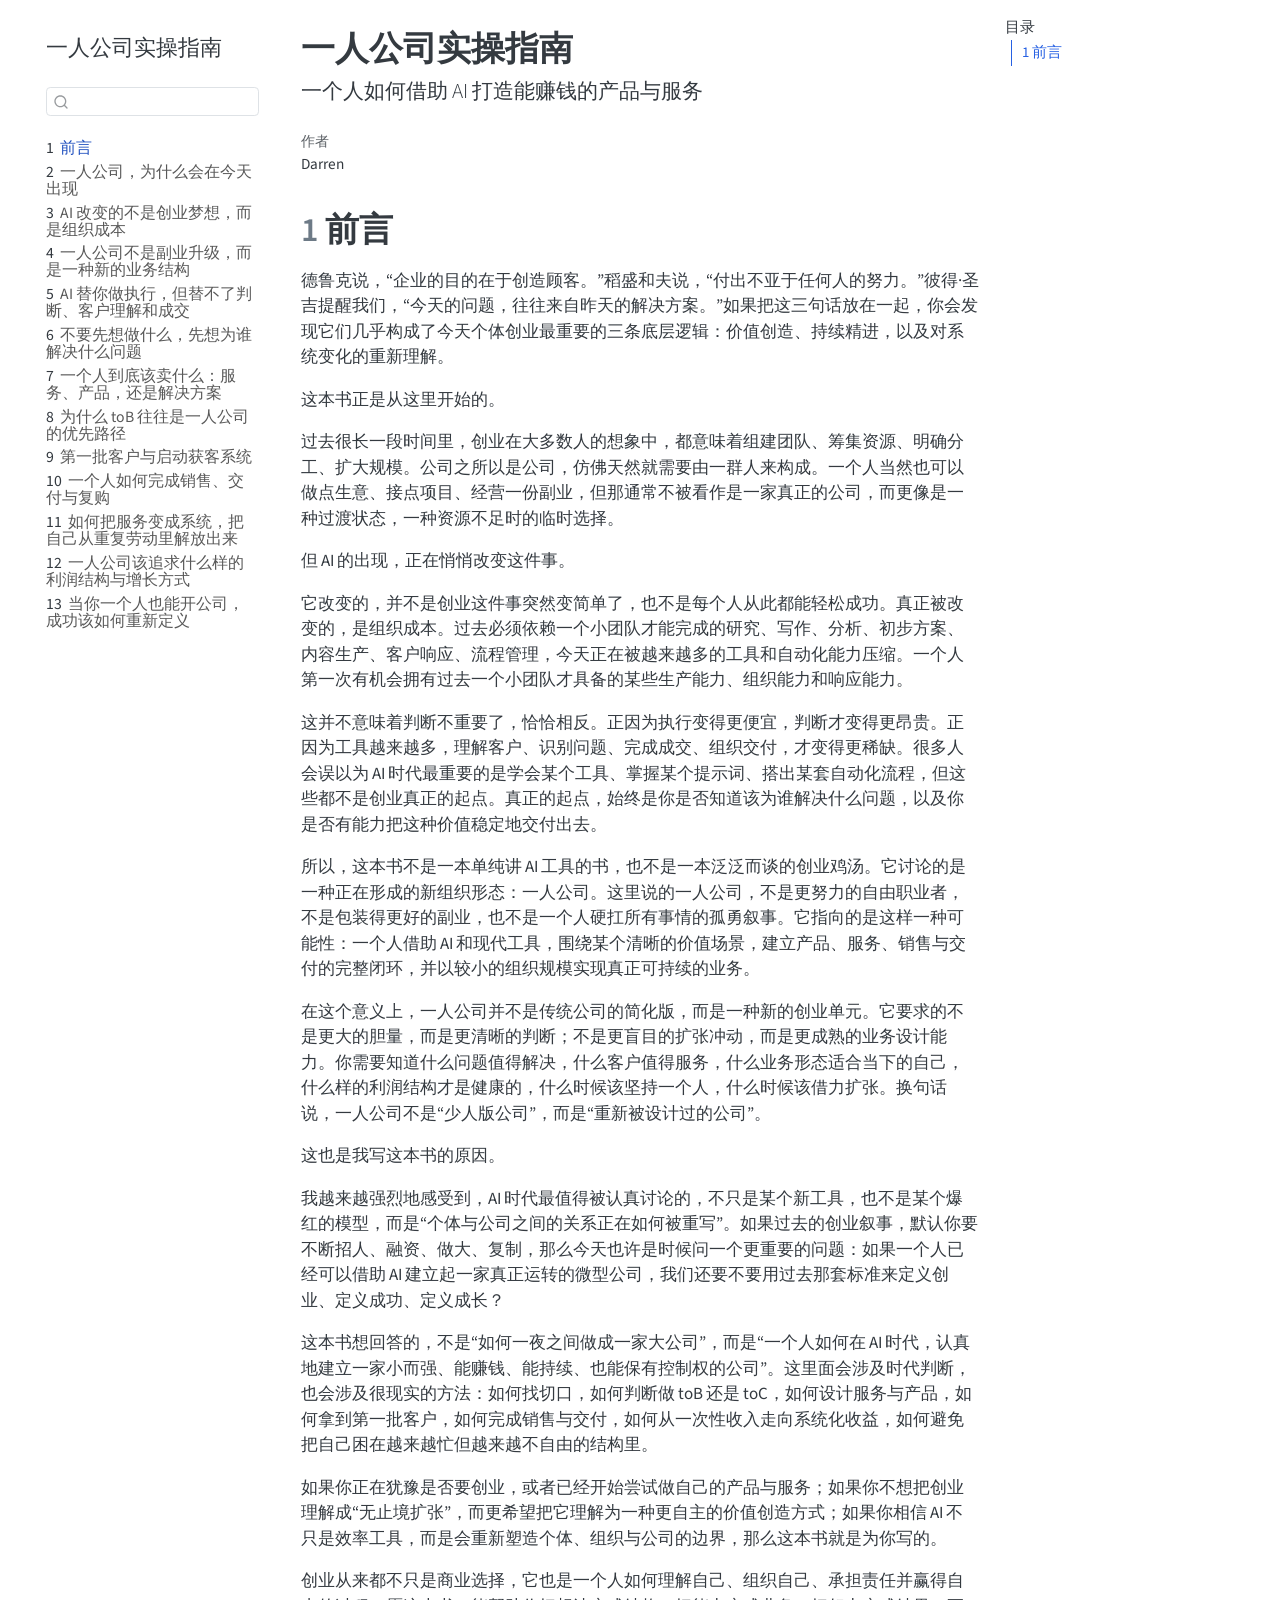
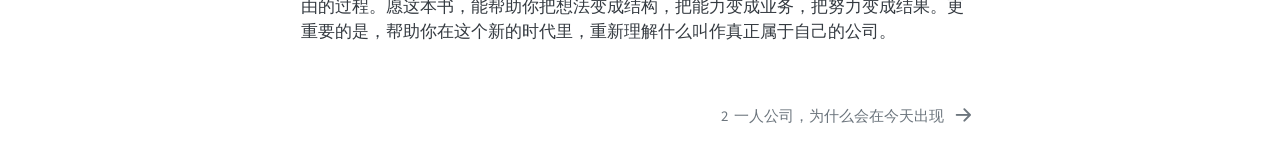
<file: docs/_book/index.html>
<!DOCTYPE html>
<html xmlns="http://www.w3.org/1999/xhtml" lang="zh-CN" xml:lang="zh-CN"><head>

<meta charset="utf-8">
<meta name="generator" content="quarto-1.9.36">

<meta name="viewport" content="width=device-width, initial-scale=1.0, user-scalable=yes">

<meta name="author" content="Darren">

<title>一人公司实操指南</title>
<style>
/* Default styles provided by pandoc.
** See https://pandoc.org/MANUAL.html#variables-for-html for config info.
*/
code{white-space: pre-wrap;}
span.smallcaps{font-variant: small-caps;}
div.columns{display: flex; gap: min(4vw, 1.5em);}
div.column{flex: auto; overflow-x: auto;}
div.hanging-indent{margin-left: 1.5em; text-indent: -1.5em;}
ul.task-list{list-style: none;}
ul.task-list li input[type="checkbox"] {
  width: 0.8em;
  margin: 0 0.8em 0.2em -1em; /* quarto-specific, see https://github.com/quarto-dev/quarto-cli/issues/4556 */ 
  vertical-align: middle;
}
</style>


<script src="site_libs/quarto-nav/quarto-nav.js"></script>
<script src="site_libs/quarto-nav/headroom.min.js"></script>
<script src="site_libs/clipboard/clipboard.min.js"></script>
<script src="site_libs/quarto-search/autocomplete.umd.js"></script>
<script src="site_libs/quarto-search/fuse.min.js"></script>
<script src="site_libs/quarto-search/quarto-search.js"></script>
<meta name="quarto:offset" content="./">
<link href="./chapters/01-why-now.html" rel="next">
<script src="site_libs/quarto-html/quarto.js" type="module"></script>
<script src="site_libs/quarto-html/tabsets/tabsets.js" type="module"></script>
<script src="site_libs/quarto-html/popper.min.js"></script>
<script src="site_libs/quarto-html/tippy.umd.min.js"></script>
<script src="site_libs/quarto-html/anchor.min.js"></script>
<link href="site_libs/quarto-html/tippy.css" rel="stylesheet">
<link href="site_libs/quarto-html/quarto-syntax-highlighting-845c23b38eaddc0f92fda52bfe77a8c8.css" rel="stylesheet" id="quarto-text-highlighting-styles">
<script src="site_libs/bootstrap/bootstrap.min.js"></script>
<link href="site_libs/bootstrap/bootstrap-icons.css" rel="stylesheet">
<link href="site_libs/bootstrap/bootstrap-58276482662871cc8d60039e88772c07.min.css" rel="stylesheet" append-hash="true" id="quarto-bootstrap" data-mode="light">
<script id="quarto-search-options" type="application/json">{
  "location": "sidebar",
  "copy-button": false,
  "collapse-after": 3,
  "panel-placement": "start",
  "type": "textbox",
  "limit": 50,
  "keyboard-shortcut": [
    "f",
    "/",
    "s"
  ],
  "show-item-context": false,
  "language": {
    "search-no-results-text": "没有结果",
    "search-matching-documents-text": "匹配的文档",
    "search-copy-link-title": "复制搜索链接",
    "search-hide-matches-text": "隐藏其它匹配结果",
    "search-more-match-text": "更多匹配结果",
    "search-more-matches-text": "更多匹配结果",
    "search-clear-button-title": "清除",
    "search-text-placeholder": "",
    "search-detached-cancel-button-title": "取消",
    "search-submit-button-title": "提交",
    "search-label": "搜索"
  }
}</script>


</head>

<body class="nav-sidebar floating quarto-light">

<div id="quarto-search-results"></div>
  <header id="quarto-header" class="headroom fixed-top">
  <nav class="quarto-secondary-nav">
    <div class="container-fluid d-flex">
      <button type="button" class="quarto-btn-toggle btn" data-bs-toggle="collapse" role="button" data-bs-target=".quarto-sidebar-collapse-item" aria-controls="quarto-sidebar" aria-expanded="false" aria-label="展开或折叠侧边栏导航" onclick="if (window.quartoToggleHeadroom) { window.quartoToggleHeadroom(); }">
        <i class="bi bi-layout-text-sidebar-reverse"></i>
      </button>
        <nav class="quarto-page-breadcrumbs" aria-label="breadcrumb"><ol class="breadcrumb"><li class="breadcrumb-item"><a href="./index.html"><span class="chapter-number">1</span>&nbsp; <span class="chapter-title">前言</span></a></li></ol></nav>
        <a class="flex-grow-1" role="navigation" data-bs-toggle="collapse" data-bs-target=".quarto-sidebar-collapse-item" aria-controls="quarto-sidebar" aria-expanded="false" aria-label="展开或折叠侧边栏导航" onclick="if (window.quartoToggleHeadroom) { window.quartoToggleHeadroom(); }">      
        </a>
      <button type="button" class="btn quarto-search-button" aria-label="搜索" onclick="window.quartoOpenSearch();">
        <i class="bi bi-search"></i>
      </button>
    </div>
  </nav>
</header>
<!-- content -->
<div id="quarto-content" class="quarto-container page-columns page-rows-contents page-layout-article">
<!-- sidebar -->
  <nav id="quarto-sidebar" class="sidebar collapse collapse-horizontal quarto-sidebar-collapse-item sidebar-navigation floating overflow-auto">
    <div class="pt-lg-2 mt-2 text-left sidebar-header">
    <div class="sidebar-title mb-0 py-0">
      <a href="./">一人公司实操指南</a> 
    </div>
      </div>
        <div class="mt-2 flex-shrink-0 align-items-center">
        <div class="sidebar-search">
        <div id="quarto-search" class="" title="搜索"></div>
        </div>
        </div>
    <div class="sidebar-menu-container"> 
    <ul class="list-unstyled mt-1">
        <li class="sidebar-item">
  <div class="sidebar-item-container"> 
  <a href="./index.html" class="sidebar-item-text sidebar-link active">
 <span class="menu-text"><span class="chapter-number">1</span>&nbsp; <span class="chapter-title">前言</span></span></a>
  </div>
</li>
        <li class="sidebar-item">
  <div class="sidebar-item-container"> 
  <a href="./chapters/01-why-now.html" class="sidebar-item-text sidebar-link">
 <span class="menu-text"><span class="chapter-number">2</span>&nbsp; <span class="chapter-title">一人公司，为什么会在今天出现</span></span></a>
  </div>
</li>
        <li class="sidebar-item">
  <div class="sidebar-item-container"> 
  <a href="./chapters/02-org-cost.html" class="sidebar-item-text sidebar-link">
 <span class="menu-text"><span class="chapter-number">3</span>&nbsp; <span class="chapter-title">AI 改变的不是创业梦想，而是组织成本</span></span></a>
  </div>
</li>
        <li class="sidebar-item">
  <div class="sidebar-item-container"> 
  <a href="./chapters/03-business-structure.html" class="sidebar-item-text sidebar-link">
 <span class="menu-text"><span class="chapter-number">4</span>&nbsp; <span class="chapter-title">一人公司不是副业升级，而是一种新的业务结构</span></span></a>
  </div>
</li>
        <li class="sidebar-item">
  <div class="sidebar-item-container"> 
  <a href="./chapters/04-judgment.html" class="sidebar-item-text sidebar-link">
 <span class="menu-text"><span class="chapter-number">5</span>&nbsp; <span class="chapter-title">AI 替你做执行，但替不了判断、客户理解和成交</span></span></a>
  </div>
</li>
        <li class="sidebar-item">
  <div class="sidebar-item-container"> 
  <a href="./chapters/05-problem-first.html" class="sidebar-item-text sidebar-link">
 <span class="menu-text"><span class="chapter-number">6</span>&nbsp; <span class="chapter-title">不要先想做什么，先想为谁解决什么问题</span></span></a>
  </div>
</li>
        <li class="sidebar-item">
  <div class="sidebar-item-container"> 
  <a href="./chapters/06-what-to-sell.html" class="sidebar-item-text sidebar-link">
 <span class="menu-text"><span class="chapter-number">7</span>&nbsp; <span class="chapter-title">一个人到底该卖什么：服务、产品，还是解决方案</span></span></a>
  </div>
</li>
        <li class="sidebar-item">
  <div class="sidebar-item-container"> 
  <a href="./chapters/07-why-tob.html" class="sidebar-item-text sidebar-link">
 <span class="menu-text"><span class="chapter-number">8</span>&nbsp; <span class="chapter-title">为什么 toB 往往是一人公司的优先路径</span></span></a>
  </div>
</li>
        <li class="sidebar-item">
  <div class="sidebar-item-container"> 
  <a href="./chapters/08-first-customers.html" class="sidebar-item-text sidebar-link">
 <span class="menu-text"><span class="chapter-number">9</span>&nbsp; <span class="chapter-title">第一批客户与启动获客系统</span></span></a>
  </div>
</li>
        <li class="sidebar-item">
  <div class="sidebar-item-container"> 
  <a href="./chapters/09-sales-delivery-renewal.html" class="sidebar-item-text sidebar-link">
 <span class="menu-text"><span class="chapter-number">10</span>&nbsp; <span class="chapter-title">一个人如何完成销售、交付与复购</span></span></a>
  </div>
</li>
        <li class="sidebar-item">
  <div class="sidebar-item-container"> 
  <a href="./chapters/10-systemize-service.html" class="sidebar-item-text sidebar-link">
 <span class="menu-text"><span class="chapter-number">11</span>&nbsp; <span class="chapter-title">如何把服务变成系统，把自己从重复劳动里解放出来</span></span></a>
  </div>
</li>
        <li class="sidebar-item">
  <div class="sidebar-item-container"> 
  <a href="./chapters/11-profit-growth.html" class="sidebar-item-text sidebar-link">
 <span class="menu-text"><span class="chapter-number">12</span>&nbsp; <span class="chapter-title">一人公司该追求什么样的利润结构与增长方式</span></span></a>
  </div>
</li>
        <li class="sidebar-item">
  <div class="sidebar-item-container"> 
  <a href="./chapters/12-redefine-success.html" class="sidebar-item-text sidebar-link">
 <span class="menu-text"><span class="chapter-number">13</span>&nbsp; <span class="chapter-title">当你一个人也能开公司，成功该如何重新定义</span></span></a>
  </div>
</li>
    </ul>
    </div>
</nav>
<div id="quarto-sidebar-glass" class="quarto-sidebar-collapse-item" data-bs-toggle="collapse" data-bs-target=".quarto-sidebar-collapse-item"></div>
<!-- margin-sidebar -->
    <div id="quarto-margin-sidebar" class="sidebar margin-sidebar">
        <nav id="TOC" role="doc-toc" class="toc-active">
    <h2 id="toc-title">目录</h2>
   
  <ul>
  <li><a href="#前言" id="toc-前言" class="nav-link active" data-scroll-target="#前言"><span class="header-section-number">1</span> 前言</a></li>
  </ul>
</nav>
    </div>
<!-- main -->
<main class="content" id="quarto-document-content">

<header id="title-block-header" class="quarto-title-block default">
<div class="quarto-title">
<h1 class="title">一人公司实操指南</h1>
<p class="subtitle lead">一个人如何借助 AI 打造能赚钱的产品与服务</p>
</div>



<div class="quarto-title-meta">

    <div>
    <div class="quarto-title-meta-heading">作者</div>
    <div class="quarto-title-meta-contents">
             <p>Darren </p>
          </div>
  </div>
    
  
    
  </div>
  


</header>


<section id="前言" class="level1" data-number="1">
<h1 data-number="1"><span class="header-section-number">1</span> 前言</h1>
<p>德鲁克说，“企业的目的在于创造顾客。”稻盛和夫说，“付出不亚于任何人的努力。”彼得·圣吉提醒我们，“今天的问题，往往来自昨天的解决方案。”如果把这三句话放在一起，你会发现它们几乎构成了今天个体创业最重要的三条底层逻辑：价值创造、持续精进，以及对系统变化的重新理解。</p>
<p>这本书正是从这里开始的。</p>
<p>过去很长一段时间里，创业在大多数人的想象中，都意味着组建团队、筹集资源、明确分工、扩大规模。公司之所以是公司，仿佛天然就需要由一群人来构成。一个人当然也可以做点生意、接点项目、经营一份副业，但那通常不被看作是一家真正的公司，而更像是一种过渡状态，一种资源不足时的临时选择。</p>
<p>但 AI 的出现，正在悄悄改变这件事。</p>
<p>它改变的，并不是创业这件事突然变简单了，也不是每个人从此都能轻松成功。真正被改变的，是组织成本。过去必须依赖一个小团队才能完成的研究、写作、分析、初步方案、内容生产、客户响应、流程管理，今天正在被越来越多的工具和自动化能力压缩。一个人第一次有机会拥有过去一个小团队才具备的某些生产能力、组织能力和响应能力。</p>
<p>这并不意味着判断不重要了，恰恰相反。正因为执行变得更便宜，判断才变得更昂贵。正因为工具越来越多，理解客户、识别问题、完成成交、组织交付，才变得更稀缺。很多人会误以为 AI 时代最重要的是学会某个工具、掌握某个提示词、搭出某套自动化流程，但这些都不是创业真正的起点。真正的起点，始终是你是否知道该为谁解决什么问题，以及你是否有能力把这种价值稳定地交付出去。</p>
<p>所以，这本书不是一本单纯讲 AI 工具的书，也不是一本泛泛而谈的创业鸡汤。它讨论的是一种正在形成的新组织形态：一人公司。这里说的一人公司，不是更努力的自由职业者，不是包装得更好的副业，也不是一个人硬扛所有事情的孤勇叙事。它指向的是这样一种可能性：一个人借助 AI 和现代工具，围绕某个清晰的价值场景，建立产品、服务、销售与交付的完整闭环，并以较小的组织规模实现真正可持续的业务。</p>
<p>在这个意义上，一人公司并不是传统公司的简化版，而是一种新的创业单元。它要求的不是更大的胆量，而是更清晰的判断；不是更盲目的扩张冲动，而是更成熟的业务设计能力。你需要知道什么问题值得解决，什么客户值得服务，什么业务形态适合当下的自己，什么样的利润结构才是健康的，什么时候该坚持一个人，什么时候该借力扩张。换句话说，一人公司不是“少人版公司”，而是“重新被设计过的公司”。</p>
<p>这也是我写这本书的原因。</p>
<p>我越来越强烈地感受到，AI 时代最值得被认真讨论的，不只是某个新工具，也不是某个爆红的模型，而是“个体与公司之间的关系正在如何被重写”。如果过去的创业叙事，默认你要不断招人、融资、做大、复制，那么今天也许是时候问一个更重要的问题：如果一个人已经可以借助 AI 建立起一家真正运转的微型公司，我们还要不要用过去那套标准来定义创业、定义成功、定义成长？</p>
<p>这本书想回答的，不是“如何一夜之间做成一家大公司”，而是“一个人如何在 AI 时代，认真地建立一家小而强、能赚钱、能持续、也能保有控制权的公司”。这里面会涉及时代判断，也会涉及很现实的方法：如何找切口，如何判断做 toB 还是 toC，如何设计服务与产品，如何拿到第一批客户，如何完成销售与交付，如何从一次性收入走向系统化收益，如何避免把自己困在越来越忙但越来越不自由的结构里。</p>
<p>如果你正在犹豫是否要创业，或者已经开始尝试做自己的产品与服务；如果你不想把创业理解成“无止境扩张”，而更希望把它理解为一种更自主的价值创造方式；如果你相信 AI 不只是效率工具，而是会重新塑造个体、组织与公司的边界，那么这本书就是为你写的。</p>
<p>创业从来都不只是商业选择，它也是一个人如何理解自己、组织自己、承担责任并赢得自由的过程。愿这本书，能帮助你把想法变成结构，把能力变成业务，把努力变成结果。更重要的是，帮助你在这个新的时代里，重新理解什么叫作真正属于自己的公司。</p>


</section>

</main> <!-- /main -->
<script id="quarto-html-after-body" type="application/javascript">
  window.document.addEventListener("DOMContentLoaded", function (event) {
    const icon = "";
    const anchorJS = new window.AnchorJS();
    anchorJS.options = {
      placement: 'right',
      icon: icon
    };
    anchorJS.add('.anchored');
    const isCodeAnnotation = (el) => {
      for (const clz of el.classList) {
        if (clz.startsWith('code-annotation-')) {                     
          return true;
        }
      }
      return false;
    }
    const onCopySuccess = function(e) {
      // button target
      const button = e.trigger;
      // don't keep focus
      button.blur();
      // flash "checked"
      button.classList.add('code-copy-button-checked');
      var currentTitle = button.getAttribute("title");
      button.setAttribute("title", "已复制");
      let tooltip;
      if (window.bootstrap) {
        button.setAttribute("data-bs-toggle", "tooltip");
        button.setAttribute("data-bs-placement", "left");
        button.setAttribute("data-bs-title", "已复制");
        tooltip = new bootstrap.Tooltip(button, 
          { trigger: "manual", 
            customClass: "code-copy-button-tooltip",
            offset: [0, -8]});
        tooltip.show();    
      }
      setTimeout(function() {
        if (tooltip) {
          tooltip.hide();
          button.removeAttribute("data-bs-title");
          button.removeAttribute("data-bs-toggle");
          button.removeAttribute("data-bs-placement");
        }
        button.setAttribute("title", currentTitle);
        button.classList.remove('code-copy-button-checked');
      }, 1000);
      // clear code selection
      e.clearSelection();
    }
    const getTextToCopy = function(trigger) {
      const outerScaffold = trigger.parentElement.cloneNode(true);
      const codeEl = outerScaffold.querySelector('code');
      for (const childEl of codeEl.children) {
        if (isCodeAnnotation(childEl)) {
          childEl.remove();
        }
      }
      return codeEl.innerText;
    }
    const clipboard = new window.ClipboardJS('.code-copy-button:not([data-in-quarto-modal])', {
      text: getTextToCopy
    });
    clipboard.on('success', onCopySuccess);
    if (window.document.getElementById('quarto-embedded-source-code-modal')) {
      const clipboardModal = new window.ClipboardJS('.code-copy-button[data-in-quarto-modal]', {
        text: getTextToCopy,
        container: window.document.getElementById('quarto-embedded-source-code-modal')
      });
      clipboardModal.on('success', onCopySuccess);
    }
      var localhostRegex = new RegExp(/^(?:http|https):\/\/localhost\:?[0-9]*\//);
      var mailtoRegex = new RegExp(/^mailto:/);
        var filterRegex = new RegExp('/' + window.location.host + '/');
      var isInternal = (href) => {
          return filterRegex.test(href) || localhostRegex.test(href) || mailtoRegex.test(href);
      }
      // Inspect non-navigation links and adorn them if external
     var links = window.document.querySelectorAll('a[href]:not(.nav-link):not(.navbar-brand):not(.toc-action):not(.sidebar-link):not(.sidebar-item-toggle):not(.pagination-link):not(.no-external):not([aria-hidden]):not(.dropdown-item):not(.quarto-navigation-tool):not(.about-link)');
      for (var i=0; i<links.length; i++) {
        const link = links[i];
        if (!isInternal(link.href)) {
          // undo the damage that might have been done by quarto-nav.js in the case of
          // links that we want to consider external
          if (link.dataset.originalHref !== undefined) {
            link.href = link.dataset.originalHref;
          }
        }
      }
    function tippyHover(el, contentFn, onTriggerFn, onUntriggerFn) {
      const config = {
        allowHTML: true,
        maxWidth: 500,
        delay: 100,
        arrow: false,
        appendTo: function(el) {
            return el.parentElement;
        },
        interactive: true,
        interactiveBorder: 10,
        theme: 'quarto',
        placement: 'bottom-start',
      };
      if (contentFn) {
        config.content = contentFn;
      }
      if (onTriggerFn) {
        config.onTrigger = onTriggerFn;
      }
      if (onUntriggerFn) {
        config.onUntrigger = onUntriggerFn;
      }
      window.tippy(el, config); 
    }
    const noterefs = window.document.querySelectorAll('a[role="doc-noteref"]');
    for (var i=0; i<noterefs.length; i++) {
      const ref = noterefs[i];
      tippyHover(ref, function() {
        // use id or data attribute instead here
        let href = ref.getAttribute('data-footnote-href') || ref.getAttribute('href');
        try { href = new URL(href).hash; } catch {}
        const id = href.replace(/^#\/?/, "");
        const note = window.document.getElementById(id);
        if (note) {
          return note.innerHTML;
        } else {
          return "";
        }
      });
    }
    const xrefs = window.document.querySelectorAll('a.quarto-xref');
    const processXRef = (id, note) => {
      // Strip column container classes
      const stripColumnClz = (el) => {
        el.classList.remove("page-full", "page-columns");
        if (el.children) {
          for (const child of el.children) {
            stripColumnClz(child);
          }
        }
      }
      stripColumnClz(note)
      if (id === null || id.startsWith('sec-')) {
        // Special case sections, only their first couple elements
        const container = document.createElement("div");
        if (note.children && note.children.length > 2) {
          container.appendChild(note.children[0].cloneNode(true));
          for (let i = 1; i < note.children.length; i++) {
            const child = note.children[i];
            if (child.tagName === "P" && child.innerText === "") {
              continue;
            } else {
              container.appendChild(child.cloneNode(true));
              break;
            }
          }
          if (window.Quarto?.typesetMath) {
            window.Quarto.typesetMath(container);
          }
          return container.innerHTML
        } else {
          if (window.Quarto?.typesetMath) {
            window.Quarto.typesetMath(note);
          }
          return note.innerHTML;
        }
      } else {
        // Remove any anchor links if they are present
        const anchorLink = note.querySelector('a.anchorjs-link');
        if (anchorLink) {
          anchorLink.remove();
        }
        if (window.Quarto?.typesetMath) {
          window.Quarto.typesetMath(note);
        }
        if (note.classList.contains("callout")) {
          return note.outerHTML;
        } else {
          return note.innerHTML;
        }
      }
    }
    for (var i=0; i<xrefs.length; i++) {
      const xref = xrefs[i];
      tippyHover(xref, undefined, function(instance) {
        instance.disable();
        let url = xref.getAttribute('href');
        let hash = undefined; 
        if (url.startsWith('#')) {
          hash = url;
        } else {
          try { hash = new URL(url).hash; } catch {}
        }
        if (hash) {
          const id = hash.replace(/^#\/?/, "");
          const note = window.document.getElementById(id);
          if (note !== null) {
            try {
              const html = processXRef(id, note.cloneNode(true));
              instance.setContent(html);
            } finally {
              instance.enable();
              instance.show();
            }
          } else {
            // See if we can fetch this
            fetch(url.split('#')[0])
            .then(res => res.text())
            .then(html => {
              const parser = new DOMParser();
              const htmlDoc = parser.parseFromString(html, "text/html");
              const note = htmlDoc.getElementById(id);
              if (note !== null) {
                const html = processXRef(id, note);
                instance.setContent(html);
              } 
            }).finally(() => {
              instance.enable();
              instance.show();
            });
          }
        } else {
          // See if we can fetch a full url (with no hash to target)
          // This is a special case and we should probably do some content thinning / targeting
          fetch(url)
          .then(res => res.text())
          .then(html => {
            const parser = new DOMParser();
            const htmlDoc = parser.parseFromString(html, "text/html");
            const note = htmlDoc.querySelector('main.content');
            if (note !== null) {
              // This should only happen for chapter cross references
              // (since there is no id in the URL)
              // remove the first header
              if (note.children.length > 0 && note.children[0].tagName === "HEADER") {
                note.children[0].remove();
              }
              const html = processXRef(null, note);
              instance.setContent(html);
            } 
          }).finally(() => {
            instance.enable();
            instance.show();
          });
        }
      }, function(instance) {
      });
    }
        let selectedAnnoteEl;
        const selectorForAnnotation = ( cell, annotation) => {
          let cellAttr = 'data-code-cell="' + cell + '"';
          let lineAttr = 'data-code-annotation="' +  annotation + '"';
          const selector = 'span[' + cellAttr + '][' + lineAttr + ']';
          return selector;
        }
        const selectCodeLines = (annoteEl) => {
          const doc = window.document;
          const targetCell = annoteEl.getAttribute("data-target-cell");
          const targetAnnotation = annoteEl.getAttribute("data-target-annotation");
          const annoteSpan = window.document.querySelector(selectorForAnnotation(targetCell, targetAnnotation));
          const lines = annoteSpan.getAttribute("data-code-lines").split(",");
          const lineIds = lines.map((line) => {
            return targetCell + "-" + line;
          })
          let top = null;
          let height = null;
          let parent = null;
          if (lineIds.length > 0) {
              //compute the position of the single el (top and bottom and make a div)
              const el = window.document.getElementById(lineIds[0]);
              top = el.offsetTop;
              height = el.offsetHeight;
              parent = el.parentElement.parentElement;
            if (lineIds.length > 1) {
              const lastEl = window.document.getElementById(lineIds[lineIds.length - 1]);
              const bottom = lastEl.offsetTop + lastEl.offsetHeight;
              height = bottom - top;
            }
            if (top !== null && height !== null && parent !== null) {
              // cook up a div (if necessary) and position it 
              let div = window.document.getElementById("code-annotation-line-highlight");
              if (div === null) {
                div = window.document.createElement("div");
                div.setAttribute("id", "code-annotation-line-highlight");
                div.style.position = 'absolute';
                parent.appendChild(div);
              }
              div.style.top = top - 2 + "px";
              div.style.height = height + 4 + "px";
              div.style.left = 0;
              let gutterDiv = window.document.getElementById("code-annotation-line-highlight-gutter");
              if (gutterDiv === null) {
                gutterDiv = window.document.createElement("div");
                gutterDiv.setAttribute("id", "code-annotation-line-highlight-gutter");
                gutterDiv.style.position = 'absolute';
                const codeCell = window.document.getElementById(targetCell);
                const gutter = codeCell.querySelector('.code-annotation-gutter');
                gutter.appendChild(gutterDiv);
              }
              gutterDiv.style.top = top - 2 + "px";
              gutterDiv.style.height = height + 4 + "px";
            }
            selectedAnnoteEl = annoteEl;
          }
        };
        const unselectCodeLines = () => {
          const elementsIds = ["code-annotation-line-highlight", "code-annotation-line-highlight-gutter"];
          elementsIds.forEach((elId) => {
            const div = window.document.getElementById(elId);
            if (div) {
              div.remove();
            }
          });
          selectedAnnoteEl = undefined;
        };
          // Handle positioning of the toggle
      window.addEventListener(
        "resize",
        throttle(() => {
          elRect = undefined;
          if (selectedAnnoteEl) {
            selectCodeLines(selectedAnnoteEl);
          }
        }, 10)
      );
      function throttle(fn, ms) {
      let throttle = false;
      let timer;
        return (...args) => {
          if(!throttle) { // first call gets through
              fn.apply(this, args);
              throttle = true;
          } else { // all the others get throttled
              if(timer) clearTimeout(timer); // cancel #2
              timer = setTimeout(() => {
                fn.apply(this, args);
                timer = throttle = false;
              }, ms);
          }
        };
      }
        // Attach click handler to the DT
        const annoteDls = window.document.querySelectorAll('dt[data-target-cell]');
        for (const annoteDlNode of annoteDls) {
          annoteDlNode.addEventListener('click', (event) => {
            const clickedEl = event.target;
            if (clickedEl !== selectedAnnoteEl) {
              unselectCodeLines();
              const activeEl = window.document.querySelector('dt[data-target-cell].code-annotation-active');
              if (activeEl) {
                activeEl.classList.remove('code-annotation-active');
              }
              selectCodeLines(clickedEl);
              clickedEl.classList.add('code-annotation-active');
            } else {
              // Unselect the line
              unselectCodeLines();
              clickedEl.classList.remove('code-annotation-active');
            }
          });
        }
    const findCites = (el) => {
      const parentEl = el.parentElement;
      if (parentEl) {
        const cites = parentEl.dataset.cites;
        if (cites) {
          return {
            el,
            cites: cites.split(' ')
          };
        } else {
          return findCites(el.parentElement)
        }
      } else {
        return undefined;
      }
    };
    var bibliorefs = window.document.querySelectorAll('a[role="doc-biblioref"]');
    for (var i=0; i<bibliorefs.length; i++) {
      const ref = bibliorefs[i];
      const citeInfo = findCites(ref);
      if (citeInfo) {
        tippyHover(citeInfo.el, function() {
          var popup = window.document.createElement('div');
          citeInfo.cites.forEach(function(cite) {
            var citeDiv = window.document.createElement('div');
            citeDiv.classList.add('hanging-indent');
            citeDiv.classList.add('csl-entry');
            var biblioDiv = window.document.getElementById('ref-' + cite);
            if (biblioDiv) {
              citeDiv.innerHTML = biblioDiv.innerHTML;
            }
            popup.appendChild(citeDiv);
          });
          return popup.innerHTML;
        });
      }
    }
  });
  </script>
<nav class="page-navigation">
  <div class="nav-page nav-page-previous">
  </div>
  <div class="nav-page nav-page-next">
      <a href="./chapters/01-why-now.html" class="pagination-link" aria-label="一人公司，为什么会在今天出现">
        <span class="nav-page-text"><span class="chapter-number">2</span>&nbsp; <span class="chapter-title">一人公司，为什么会在今天出现</span></span> <i class="bi bi-arrow-right-short"></i>
      </a>
  </div>
</nav>
</div> <!-- /content -->




</body></html>
</file>
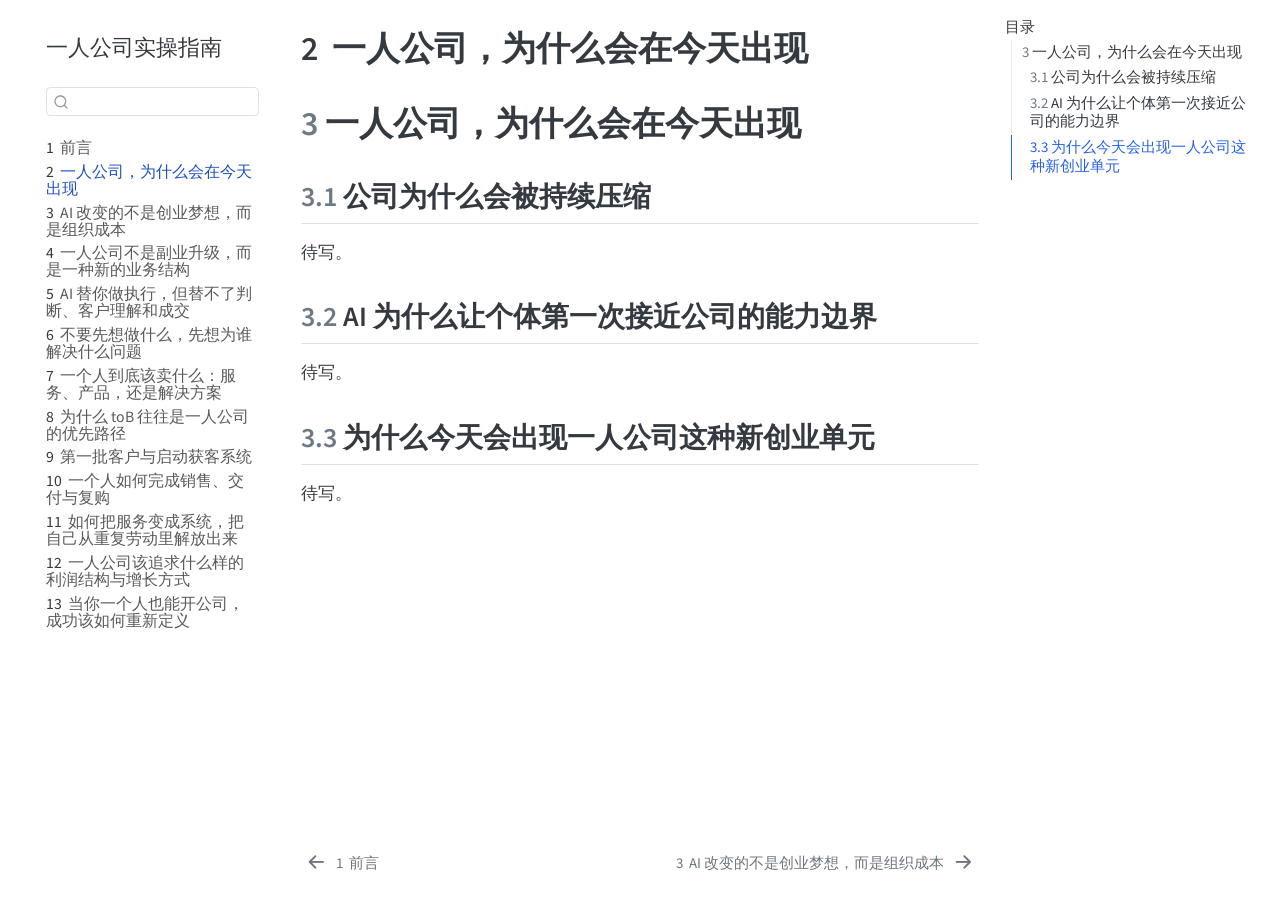
<file: docs/_book/chapters/01-why-now.html>
<!DOCTYPE html>
<html xmlns="http://www.w3.org/1999/xhtml" lang="zh-CN" xml:lang="zh-CN"><head>

<meta charset="utf-8">
<meta name="generator" content="quarto-1.9.36">

<meta name="viewport" content="width=device-width, initial-scale=1.0, user-scalable=yes">


<title>2&nbsp; 一人公司，为什么会在今天出现 – 一人公司实操指南</title>
<style>
/* Default styles provided by pandoc.
** See https://pandoc.org/MANUAL.html#variables-for-html for config info.
*/
code{white-space: pre-wrap;}
span.smallcaps{font-variant: small-caps;}
div.columns{display: flex; gap: min(4vw, 1.5em);}
div.column{flex: auto; overflow-x: auto;}
div.hanging-indent{margin-left: 1.5em; text-indent: -1.5em;}
ul.task-list{list-style: none;}
ul.task-list li input[type="checkbox"] {
  width: 0.8em;
  margin: 0 0.8em 0.2em -1em; /* quarto-specific, see https://github.com/quarto-dev/quarto-cli/issues/4556 */ 
  vertical-align: middle;
}
</style>


<script src="../site_libs/quarto-nav/quarto-nav.js"></script>
<script src="../site_libs/quarto-nav/headroom.min.js"></script>
<script src="../site_libs/clipboard/clipboard.min.js"></script>
<script src="../site_libs/quarto-search/autocomplete.umd.js"></script>
<script src="../site_libs/quarto-search/fuse.min.js"></script>
<script src="../site_libs/quarto-search/quarto-search.js"></script>
<meta name="quarto:offset" content="../">
<link href="../chapters/02-org-cost.html" rel="next">
<link href="../index.html" rel="prev">
<script src="../site_libs/quarto-html/quarto.js" type="module"></script>
<script src="../site_libs/quarto-html/tabsets/tabsets.js" type="module"></script>
<script src="../site_libs/quarto-html/popper.min.js"></script>
<script src="../site_libs/quarto-html/tippy.umd.min.js"></script>
<script src="../site_libs/quarto-html/anchor.min.js"></script>
<link href="../site_libs/quarto-html/tippy.css" rel="stylesheet">
<link href="../site_libs/quarto-html/quarto-syntax-highlighting-845c23b38eaddc0f92fda52bfe77a8c8.css" rel="stylesheet" id="quarto-text-highlighting-styles">
<script src="../site_libs/bootstrap/bootstrap.min.js"></script>
<link href="../site_libs/bootstrap/bootstrap-icons.css" rel="stylesheet">
<link href="../site_libs/bootstrap/bootstrap-58276482662871cc8d60039e88772c07.min.css" rel="stylesheet" append-hash="true" id="quarto-bootstrap" data-mode="light">
<script id="quarto-search-options" type="application/json">{
  "location": "sidebar",
  "copy-button": false,
  "collapse-after": 3,
  "panel-placement": "start",
  "type": "textbox",
  "limit": 50,
  "keyboard-shortcut": [
    "f",
    "/",
    "s"
  ],
  "show-item-context": false,
  "language": {
    "search-no-results-text": "没有结果",
    "search-matching-documents-text": "匹配的文档",
    "search-copy-link-title": "复制搜索链接",
    "search-hide-matches-text": "隐藏其它匹配结果",
    "search-more-match-text": "更多匹配结果",
    "search-more-matches-text": "更多匹配结果",
    "search-clear-button-title": "清除",
    "search-text-placeholder": "",
    "search-detached-cancel-button-title": "取消",
    "search-submit-button-title": "提交",
    "search-label": "搜索"
  }
}</script>


</head>

<body class="nav-sidebar floating quarto-light">

<div id="quarto-search-results"></div>
  <header id="quarto-header" class="headroom fixed-top">
  <nav class="quarto-secondary-nav">
    <div class="container-fluid d-flex">
      <button type="button" class="quarto-btn-toggle btn" data-bs-toggle="collapse" role="button" data-bs-target=".quarto-sidebar-collapse-item" aria-controls="quarto-sidebar" aria-expanded="false" aria-label="展开或折叠侧边栏导航" onclick="if (window.quartoToggleHeadroom) { window.quartoToggleHeadroom(); }">
        <i class="bi bi-layout-text-sidebar-reverse"></i>
      </button>
        <nav class="quarto-page-breadcrumbs" aria-label="breadcrumb"><ol class="breadcrumb"><li class="breadcrumb-item"><a href="../chapters/01-why-now.html"><span class="chapter-number">2</span>&nbsp; <span class="chapter-title">一人公司，为什么会在今天出现</span></a></li></ol></nav>
        <a class="flex-grow-1" role="navigation" data-bs-toggle="collapse" data-bs-target=".quarto-sidebar-collapse-item" aria-controls="quarto-sidebar" aria-expanded="false" aria-label="展开或折叠侧边栏导航" onclick="if (window.quartoToggleHeadroom) { window.quartoToggleHeadroom(); }">      
        </a>
      <button type="button" class="btn quarto-search-button" aria-label="搜索" onclick="window.quartoOpenSearch();">
        <i class="bi bi-search"></i>
      </button>
    </div>
  </nav>
</header>
<!-- content -->
<div id="quarto-content" class="quarto-container page-columns page-rows-contents page-layout-article">
<!-- sidebar -->
  <nav id="quarto-sidebar" class="sidebar collapse collapse-horizontal quarto-sidebar-collapse-item sidebar-navigation floating overflow-auto">
    <div class="pt-lg-2 mt-2 text-left sidebar-header">
    <div class="sidebar-title mb-0 py-0">
      <a href="../">一人公司实操指南</a> 
    </div>
      </div>
        <div class="mt-2 flex-shrink-0 align-items-center">
        <div class="sidebar-search">
        <div id="quarto-search" class="" title="搜索"></div>
        </div>
        </div>
    <div class="sidebar-menu-container"> 
    <ul class="list-unstyled mt-1">
        <li class="sidebar-item">
  <div class="sidebar-item-container"> 
  <a href="../index.html" class="sidebar-item-text sidebar-link">
 <span class="menu-text"><span class="chapter-number">1</span>&nbsp; <span class="chapter-title">前言</span></span></a>
  </div>
</li>
        <li class="sidebar-item">
  <div class="sidebar-item-container"> 
  <a href="../chapters/01-why-now.html" class="sidebar-item-text sidebar-link active">
 <span class="menu-text"><span class="chapter-number">2</span>&nbsp; <span class="chapter-title">一人公司，为什么会在今天出现</span></span></a>
  </div>
</li>
        <li class="sidebar-item">
  <div class="sidebar-item-container"> 
  <a href="../chapters/02-org-cost.html" class="sidebar-item-text sidebar-link">
 <span class="menu-text"><span class="chapter-number">3</span>&nbsp; <span class="chapter-title">AI 改变的不是创业梦想，而是组织成本</span></span></a>
  </div>
</li>
        <li class="sidebar-item">
  <div class="sidebar-item-container"> 
  <a href="../chapters/03-business-structure.html" class="sidebar-item-text sidebar-link">
 <span class="menu-text"><span class="chapter-number">4</span>&nbsp; <span class="chapter-title">一人公司不是副业升级，而是一种新的业务结构</span></span></a>
  </div>
</li>
        <li class="sidebar-item">
  <div class="sidebar-item-container"> 
  <a href="../chapters/04-judgment.html" class="sidebar-item-text sidebar-link">
 <span class="menu-text"><span class="chapter-number">5</span>&nbsp; <span class="chapter-title">AI 替你做执行，但替不了判断、客户理解和成交</span></span></a>
  </div>
</li>
        <li class="sidebar-item">
  <div class="sidebar-item-container"> 
  <a href="../chapters/05-problem-first.html" class="sidebar-item-text sidebar-link">
 <span class="menu-text"><span class="chapter-number">6</span>&nbsp; <span class="chapter-title">不要先想做什么，先想为谁解决什么问题</span></span></a>
  </div>
</li>
        <li class="sidebar-item">
  <div class="sidebar-item-container"> 
  <a href="../chapters/06-what-to-sell.html" class="sidebar-item-text sidebar-link">
 <span class="menu-text"><span class="chapter-number">7</span>&nbsp; <span class="chapter-title">一个人到底该卖什么：服务、产品，还是解决方案</span></span></a>
  </div>
</li>
        <li class="sidebar-item">
  <div class="sidebar-item-container"> 
  <a href="../chapters/07-why-tob.html" class="sidebar-item-text sidebar-link">
 <span class="menu-text"><span class="chapter-number">8</span>&nbsp; <span class="chapter-title">为什么 toB 往往是一人公司的优先路径</span></span></a>
  </div>
</li>
        <li class="sidebar-item">
  <div class="sidebar-item-container"> 
  <a href="../chapters/08-first-customers.html" class="sidebar-item-text sidebar-link">
 <span class="menu-text"><span class="chapter-number">9</span>&nbsp; <span class="chapter-title">第一批客户与启动获客系统</span></span></a>
  </div>
</li>
        <li class="sidebar-item">
  <div class="sidebar-item-container"> 
  <a href="../chapters/09-sales-delivery-renewal.html" class="sidebar-item-text sidebar-link">
 <span class="menu-text"><span class="chapter-number">10</span>&nbsp; <span class="chapter-title">一个人如何完成销售、交付与复购</span></span></a>
  </div>
</li>
        <li class="sidebar-item">
  <div class="sidebar-item-container"> 
  <a href="../chapters/10-systemize-service.html" class="sidebar-item-text sidebar-link">
 <span class="menu-text"><span class="chapter-number">11</span>&nbsp; <span class="chapter-title">如何把服务变成系统，把自己从重复劳动里解放出来</span></span></a>
  </div>
</li>
        <li class="sidebar-item">
  <div class="sidebar-item-container"> 
  <a href="../chapters/11-profit-growth.html" class="sidebar-item-text sidebar-link">
 <span class="menu-text"><span class="chapter-number">12</span>&nbsp; <span class="chapter-title">一人公司该追求什么样的利润结构与增长方式</span></span></a>
  </div>
</li>
        <li class="sidebar-item">
  <div class="sidebar-item-container"> 
  <a href="../chapters/12-redefine-success.html" class="sidebar-item-text sidebar-link">
 <span class="menu-text"><span class="chapter-number">13</span>&nbsp; <span class="chapter-title">当你一个人也能开公司，成功该如何重新定义</span></span></a>
  </div>
</li>
    </ul>
    </div>
</nav>
<div id="quarto-sidebar-glass" class="quarto-sidebar-collapse-item" data-bs-toggle="collapse" data-bs-target=".quarto-sidebar-collapse-item"></div>
<!-- margin-sidebar -->
    <div id="quarto-margin-sidebar" class="sidebar margin-sidebar">
        <nav id="TOC" role="doc-toc" class="toc-active">
    <h2 id="toc-title">目录</h2>
   
  <ul>
  <li><a href="#一人公司为什么会在今天出现" id="toc-一人公司为什么会在今天出现" class="nav-link active" data-scroll-target="#一人公司为什么会在今天出现"><span class="header-section-number">3</span> 一人公司，为什么会在今天出现</a>
  <ul class="collapse">
  <li><a href="#公司为什么会被持续压缩" id="toc-公司为什么会被持续压缩" class="nav-link" data-scroll-target="#公司为什么会被持续压缩"><span class="header-section-number">3.1</span> 公司为什么会被持续压缩</a></li>
  <li><a href="#ai-为什么让个体第一次接近公司的能力边界" id="toc-ai-为什么让个体第一次接近公司的能力边界" class="nav-link" data-scroll-target="#ai-为什么让个体第一次接近公司的能力边界"><span class="header-section-number">3.2</span> AI 为什么让个体第一次接近公司的能力边界</a></li>
  <li><a href="#为什么今天会出现一人公司这种新创业单元" id="toc-为什么今天会出现一人公司这种新创业单元" class="nav-link" data-scroll-target="#为什么今天会出现一人公司这种新创业单元"><span class="header-section-number">3.3</span> 为什么今天会出现一人公司这种新创业单元</a></li>
  </ul></li>
  </ul>
</nav>
    </div>
<!-- main -->
<main class="content" id="quarto-document-content">

<header id="title-block-header" class="quarto-title-block default">
<div class="quarto-title">
<h1 class="title"><span class="chapter-number">2</span>&nbsp; <span class="chapter-title">一人公司，为什么会在今天出现</span></h1>
</div>



<div class="quarto-title-meta">

    
  
    
  </div>
  


</header>


<section id="一人公司为什么会在今天出现" class="level1" data-number="3">
<h1 data-number="3"><span class="header-section-number">3</span> 一人公司，为什么会在今天出现</h1>
<section id="公司为什么会被持续压缩" class="level2" data-number="3.1">
<h2 data-number="3.1" class="anchored" data-anchor-id="公司为什么会被持续压缩"><span class="header-section-number">3.1</span> 公司为什么会被持续压缩</h2>
<p>待写。</p>
</section>
<section id="ai-为什么让个体第一次接近公司的能力边界" class="level2" data-number="3.2">
<h2 data-number="3.2" class="anchored" data-anchor-id="ai-为什么让个体第一次接近公司的能力边界"><span class="header-section-number">3.2</span> AI 为什么让个体第一次接近公司的能力边界</h2>
<p>待写。</p>
</section>
<section id="为什么今天会出现一人公司这种新创业单元" class="level2" data-number="3.3">
<h2 data-number="3.3" class="anchored" data-anchor-id="为什么今天会出现一人公司这种新创业单元"><span class="header-section-number">3.3</span> 为什么今天会出现一人公司这种新创业单元</h2>
<p>待写。</p>


</section>
</section>

</main> <!-- /main -->
<script id="quarto-html-after-body" type="application/javascript">
  window.document.addEventListener("DOMContentLoaded", function (event) {
    const icon = "";
    const anchorJS = new window.AnchorJS();
    anchorJS.options = {
      placement: 'right',
      icon: icon
    };
    anchorJS.add('.anchored');
    const isCodeAnnotation = (el) => {
      for (const clz of el.classList) {
        if (clz.startsWith('code-annotation-')) {                     
          return true;
        }
      }
      return false;
    }
    const onCopySuccess = function(e) {
      // button target
      const button = e.trigger;
      // don't keep focus
      button.blur();
      // flash "checked"
      button.classList.add('code-copy-button-checked');
      var currentTitle = button.getAttribute("title");
      button.setAttribute("title", "已复制");
      let tooltip;
      if (window.bootstrap) {
        button.setAttribute("data-bs-toggle", "tooltip");
        button.setAttribute("data-bs-placement", "left");
        button.setAttribute("data-bs-title", "已复制");
        tooltip = new bootstrap.Tooltip(button, 
          { trigger: "manual", 
            customClass: "code-copy-button-tooltip",
            offset: [0, -8]});
        tooltip.show();    
      }
      setTimeout(function() {
        if (tooltip) {
          tooltip.hide();
          button.removeAttribute("data-bs-title");
          button.removeAttribute("data-bs-toggle");
          button.removeAttribute("data-bs-placement");
        }
        button.setAttribute("title", currentTitle);
        button.classList.remove('code-copy-button-checked');
      }, 1000);
      // clear code selection
      e.clearSelection();
    }
    const getTextToCopy = function(trigger) {
      const outerScaffold = trigger.parentElement.cloneNode(true);
      const codeEl = outerScaffold.querySelector('code');
      for (const childEl of codeEl.children) {
        if (isCodeAnnotation(childEl)) {
          childEl.remove();
        }
      }
      return codeEl.innerText;
    }
    const clipboard = new window.ClipboardJS('.code-copy-button:not([data-in-quarto-modal])', {
      text: getTextToCopy
    });
    clipboard.on('success', onCopySuccess);
    if (window.document.getElementById('quarto-embedded-source-code-modal')) {
      const clipboardModal = new window.ClipboardJS('.code-copy-button[data-in-quarto-modal]', {
        text: getTextToCopy,
        container: window.document.getElementById('quarto-embedded-source-code-modal')
      });
      clipboardModal.on('success', onCopySuccess);
    }
      var localhostRegex = new RegExp(/^(?:http|https):\/\/localhost\:?[0-9]*\//);
      var mailtoRegex = new RegExp(/^mailto:/);
        var filterRegex = new RegExp('/' + window.location.host + '/');
      var isInternal = (href) => {
          return filterRegex.test(href) || localhostRegex.test(href) || mailtoRegex.test(href);
      }
      // Inspect non-navigation links and adorn them if external
     var links = window.document.querySelectorAll('a[href]:not(.nav-link):not(.navbar-brand):not(.toc-action):not(.sidebar-link):not(.sidebar-item-toggle):not(.pagination-link):not(.no-external):not([aria-hidden]):not(.dropdown-item):not(.quarto-navigation-tool):not(.about-link)');
      for (var i=0; i<links.length; i++) {
        const link = links[i];
        if (!isInternal(link.href)) {
          // undo the damage that might have been done by quarto-nav.js in the case of
          // links that we want to consider external
          if (link.dataset.originalHref !== undefined) {
            link.href = link.dataset.originalHref;
          }
        }
      }
    function tippyHover(el, contentFn, onTriggerFn, onUntriggerFn) {
      const config = {
        allowHTML: true,
        maxWidth: 500,
        delay: 100,
        arrow: false,
        appendTo: function(el) {
            return el.parentElement;
        },
        interactive: true,
        interactiveBorder: 10,
        theme: 'quarto',
        placement: 'bottom-start',
      };
      if (contentFn) {
        config.content = contentFn;
      }
      if (onTriggerFn) {
        config.onTrigger = onTriggerFn;
      }
      if (onUntriggerFn) {
        config.onUntrigger = onUntriggerFn;
      }
      window.tippy(el, config); 
    }
    const noterefs = window.document.querySelectorAll('a[role="doc-noteref"]');
    for (var i=0; i<noterefs.length; i++) {
      const ref = noterefs[i];
      tippyHover(ref, function() {
        // use id or data attribute instead here
        let href = ref.getAttribute('data-footnote-href') || ref.getAttribute('href');
        try { href = new URL(href).hash; } catch {}
        const id = href.replace(/^#\/?/, "");
        const note = window.document.getElementById(id);
        if (note) {
          return note.innerHTML;
        } else {
          return "";
        }
      });
    }
    const xrefs = window.document.querySelectorAll('a.quarto-xref');
    const processXRef = (id, note) => {
      // Strip column container classes
      const stripColumnClz = (el) => {
        el.classList.remove("page-full", "page-columns");
        if (el.children) {
          for (const child of el.children) {
            stripColumnClz(child);
          }
        }
      }
      stripColumnClz(note)
      if (id === null || id.startsWith('sec-')) {
        // Special case sections, only their first couple elements
        const container = document.createElement("div");
        if (note.children && note.children.length > 2) {
          container.appendChild(note.children[0].cloneNode(true));
          for (let i = 1; i < note.children.length; i++) {
            const child = note.children[i];
            if (child.tagName === "P" && child.innerText === "") {
              continue;
            } else {
              container.appendChild(child.cloneNode(true));
              break;
            }
          }
          if (window.Quarto?.typesetMath) {
            window.Quarto.typesetMath(container);
          }
          return container.innerHTML
        } else {
          if (window.Quarto?.typesetMath) {
            window.Quarto.typesetMath(note);
          }
          return note.innerHTML;
        }
      } else {
        // Remove any anchor links if they are present
        const anchorLink = note.querySelector('a.anchorjs-link');
        if (anchorLink) {
          anchorLink.remove();
        }
        if (window.Quarto?.typesetMath) {
          window.Quarto.typesetMath(note);
        }
        if (note.classList.contains("callout")) {
          return note.outerHTML;
        } else {
          return note.innerHTML;
        }
      }
    }
    for (var i=0; i<xrefs.length; i++) {
      const xref = xrefs[i];
      tippyHover(xref, undefined, function(instance) {
        instance.disable();
        let url = xref.getAttribute('href');
        let hash = undefined; 
        if (url.startsWith('#')) {
          hash = url;
        } else {
          try { hash = new URL(url).hash; } catch {}
        }
        if (hash) {
          const id = hash.replace(/^#\/?/, "");
          const note = window.document.getElementById(id);
          if (note !== null) {
            try {
              const html = processXRef(id, note.cloneNode(true));
              instance.setContent(html);
            } finally {
              instance.enable();
              instance.show();
            }
          } else {
            // See if we can fetch this
            fetch(url.split('#')[0])
            .then(res => res.text())
            .then(html => {
              const parser = new DOMParser();
              const htmlDoc = parser.parseFromString(html, "text/html");
              const note = htmlDoc.getElementById(id);
              if (note !== null) {
                const html = processXRef(id, note);
                instance.setContent(html);
              } 
            }).finally(() => {
              instance.enable();
              instance.show();
            });
          }
        } else {
          // See if we can fetch a full url (with no hash to target)
          // This is a special case and we should probably do some content thinning / targeting
          fetch(url)
          .then(res => res.text())
          .then(html => {
            const parser = new DOMParser();
            const htmlDoc = parser.parseFromString(html, "text/html");
            const note = htmlDoc.querySelector('main.content');
            if (note !== null) {
              // This should only happen for chapter cross references
              // (since there is no id in the URL)
              // remove the first header
              if (note.children.length > 0 && note.children[0].tagName === "HEADER") {
                note.children[0].remove();
              }
              const html = processXRef(null, note);
              instance.setContent(html);
            } 
          }).finally(() => {
            instance.enable();
            instance.show();
          });
        }
      }, function(instance) {
      });
    }
        let selectedAnnoteEl;
        const selectorForAnnotation = ( cell, annotation) => {
          let cellAttr = 'data-code-cell="' + cell + '"';
          let lineAttr = 'data-code-annotation="' +  annotation + '"';
          const selector = 'span[' + cellAttr + '][' + lineAttr + ']';
          return selector;
        }
        const selectCodeLines = (annoteEl) => {
          const doc = window.document;
          const targetCell = annoteEl.getAttribute("data-target-cell");
          const targetAnnotation = annoteEl.getAttribute("data-target-annotation");
          const annoteSpan = window.document.querySelector(selectorForAnnotation(targetCell, targetAnnotation));
          const lines = annoteSpan.getAttribute("data-code-lines").split(",");
          const lineIds = lines.map((line) => {
            return targetCell + "-" + line;
          })
          let top = null;
          let height = null;
          let parent = null;
          if (lineIds.length > 0) {
              //compute the position of the single el (top and bottom and make a div)
              const el = window.document.getElementById(lineIds[0]);
              top = el.offsetTop;
              height = el.offsetHeight;
              parent = el.parentElement.parentElement;
            if (lineIds.length > 1) {
              const lastEl = window.document.getElementById(lineIds[lineIds.length - 1]);
              const bottom = lastEl.offsetTop + lastEl.offsetHeight;
              height = bottom - top;
            }
            if (top !== null && height !== null && parent !== null) {
              // cook up a div (if necessary) and position it 
              let div = window.document.getElementById("code-annotation-line-highlight");
              if (div === null) {
                div = window.document.createElement("div");
                div.setAttribute("id", "code-annotation-line-highlight");
                div.style.position = 'absolute';
                parent.appendChild(div);
              }
              div.style.top = top - 2 + "px";
              div.style.height = height + 4 + "px";
              div.style.left = 0;
              let gutterDiv = window.document.getElementById("code-annotation-line-highlight-gutter");
              if (gutterDiv === null) {
                gutterDiv = window.document.createElement("div");
                gutterDiv.setAttribute("id", "code-annotation-line-highlight-gutter");
                gutterDiv.style.position = 'absolute';
                const codeCell = window.document.getElementById(targetCell);
                const gutter = codeCell.querySelector('.code-annotation-gutter');
                gutter.appendChild(gutterDiv);
              }
              gutterDiv.style.top = top - 2 + "px";
              gutterDiv.style.height = height + 4 + "px";
            }
            selectedAnnoteEl = annoteEl;
          }
        };
        const unselectCodeLines = () => {
          const elementsIds = ["code-annotation-line-highlight", "code-annotation-line-highlight-gutter"];
          elementsIds.forEach((elId) => {
            const div = window.document.getElementById(elId);
            if (div) {
              div.remove();
            }
          });
          selectedAnnoteEl = undefined;
        };
          // Handle positioning of the toggle
      window.addEventListener(
        "resize",
        throttle(() => {
          elRect = undefined;
          if (selectedAnnoteEl) {
            selectCodeLines(selectedAnnoteEl);
          }
        }, 10)
      );
      function throttle(fn, ms) {
      let throttle = false;
      let timer;
        return (...args) => {
          if(!throttle) { // first call gets through
              fn.apply(this, args);
              throttle = true;
          } else { // all the others get throttled
              if(timer) clearTimeout(timer); // cancel #2
              timer = setTimeout(() => {
                fn.apply(this, args);
                timer = throttle = false;
              }, ms);
          }
        };
      }
        // Attach click handler to the DT
        const annoteDls = window.document.querySelectorAll('dt[data-target-cell]');
        for (const annoteDlNode of annoteDls) {
          annoteDlNode.addEventListener('click', (event) => {
            const clickedEl = event.target;
            if (clickedEl !== selectedAnnoteEl) {
              unselectCodeLines();
              const activeEl = window.document.querySelector('dt[data-target-cell].code-annotation-active');
              if (activeEl) {
                activeEl.classList.remove('code-annotation-active');
              }
              selectCodeLines(clickedEl);
              clickedEl.classList.add('code-annotation-active');
            } else {
              // Unselect the line
              unselectCodeLines();
              clickedEl.classList.remove('code-annotation-active');
            }
          });
        }
    const findCites = (el) => {
      const parentEl = el.parentElement;
      if (parentEl) {
        const cites = parentEl.dataset.cites;
        if (cites) {
          return {
            el,
            cites: cites.split(' ')
          };
        } else {
          return findCites(el.parentElement)
        }
      } else {
        return undefined;
      }
    };
    var bibliorefs = window.document.querySelectorAll('a[role="doc-biblioref"]');
    for (var i=0; i<bibliorefs.length; i++) {
      const ref = bibliorefs[i];
      const citeInfo = findCites(ref);
      if (citeInfo) {
        tippyHover(citeInfo.el, function() {
          var popup = window.document.createElement('div');
          citeInfo.cites.forEach(function(cite) {
            var citeDiv = window.document.createElement('div');
            citeDiv.classList.add('hanging-indent');
            citeDiv.classList.add('csl-entry');
            var biblioDiv = window.document.getElementById('ref-' + cite);
            if (biblioDiv) {
              citeDiv.innerHTML = biblioDiv.innerHTML;
            }
            popup.appendChild(citeDiv);
          });
          return popup.innerHTML;
        });
      }
    }
  });
  </script>
<nav class="page-navigation">
  <div class="nav-page nav-page-previous">
      <a href="../index.html" class="pagination-link" aria-label="前言">
        <i class="bi bi-arrow-left-short"></i> <span class="nav-page-text"><span class="chapter-number">1</span>&nbsp; <span class="chapter-title">前言</span></span>
      </a>          
  </div>
  <div class="nav-page nav-page-next">
      <a href="../chapters/02-org-cost.html" class="pagination-link" aria-label="AI 改变的不是创业梦想，而是组织成本">
        <span class="nav-page-text"><span class="chapter-number">3</span>&nbsp; <span class="chapter-title">AI 改变的不是创业梦想，而是组织成本</span></span> <i class="bi bi-arrow-right-short"></i>
      </a>
  </div>
</nav>
</div> <!-- /content -->




</body></html>
</file>
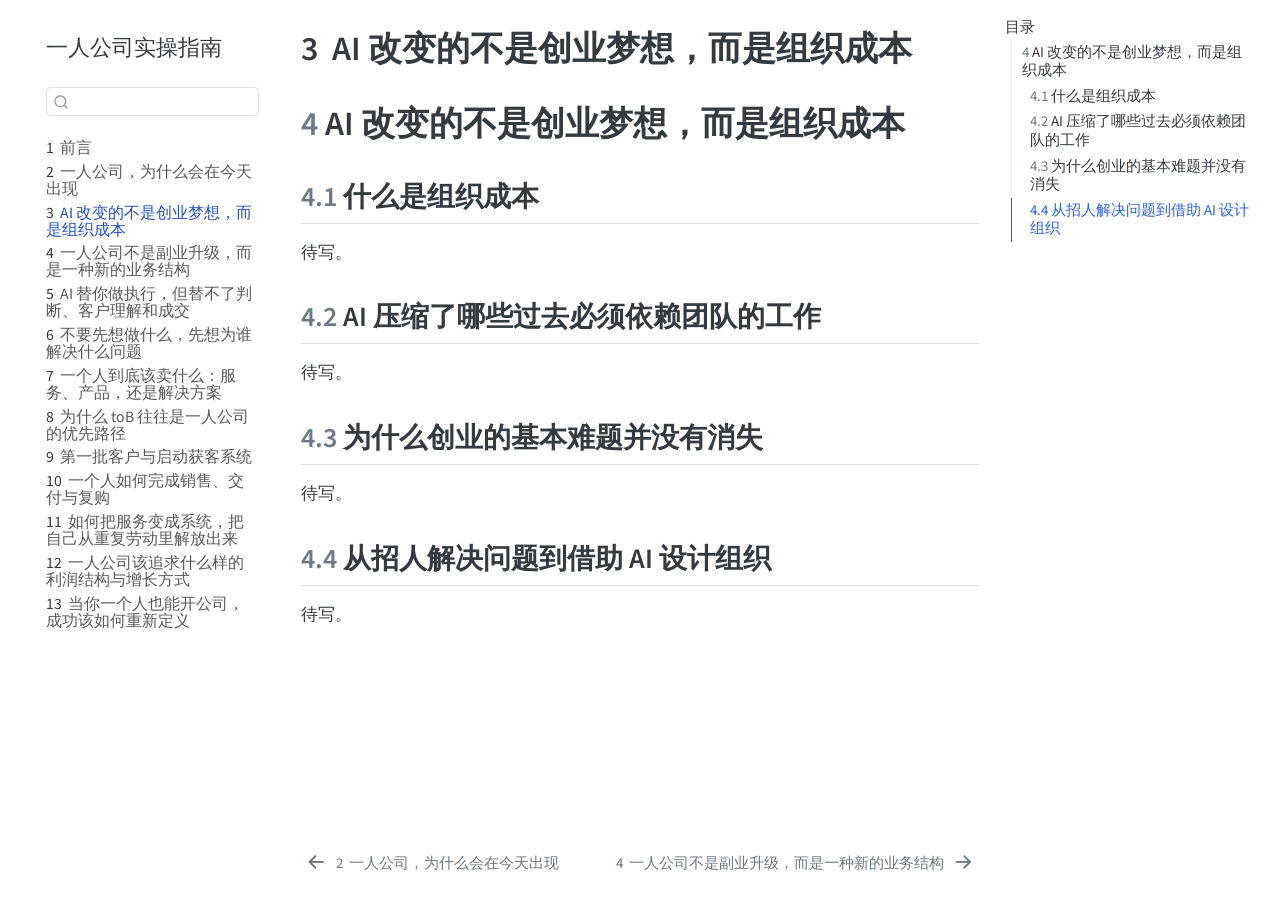
<file: docs/_book/chapters/02-org-cost.html>
<!DOCTYPE html>
<html xmlns="http://www.w3.org/1999/xhtml" lang="zh-CN" xml:lang="zh-CN"><head>

<meta charset="utf-8">
<meta name="generator" content="quarto-1.9.36">

<meta name="viewport" content="width=device-width, initial-scale=1.0, user-scalable=yes">


<title>3&nbsp; AI 改变的不是创业梦想，而是组织成本 – 一人公司实操指南</title>
<style>
/* Default styles provided by pandoc.
** See https://pandoc.org/MANUAL.html#variables-for-html for config info.
*/
code{white-space: pre-wrap;}
span.smallcaps{font-variant: small-caps;}
div.columns{display: flex; gap: min(4vw, 1.5em);}
div.column{flex: auto; overflow-x: auto;}
div.hanging-indent{margin-left: 1.5em; text-indent: -1.5em;}
ul.task-list{list-style: none;}
ul.task-list li input[type="checkbox"] {
  width: 0.8em;
  margin: 0 0.8em 0.2em -1em; /* quarto-specific, see https://github.com/quarto-dev/quarto-cli/issues/4556 */ 
  vertical-align: middle;
}
</style>


<script src="../site_libs/quarto-nav/quarto-nav.js"></script>
<script src="../site_libs/quarto-nav/headroom.min.js"></script>
<script src="../site_libs/clipboard/clipboard.min.js"></script>
<script src="../site_libs/quarto-search/autocomplete.umd.js"></script>
<script src="../site_libs/quarto-search/fuse.min.js"></script>
<script src="../site_libs/quarto-search/quarto-search.js"></script>
<meta name="quarto:offset" content="../">
<link href="../chapters/03-business-structure.html" rel="next">
<link href="../chapters/01-why-now.html" rel="prev">
<script src="../site_libs/quarto-html/quarto.js" type="module"></script>
<script src="../site_libs/quarto-html/tabsets/tabsets.js" type="module"></script>
<script src="../site_libs/quarto-html/popper.min.js"></script>
<script src="../site_libs/quarto-html/tippy.umd.min.js"></script>
<script src="../site_libs/quarto-html/anchor.min.js"></script>
<link href="../site_libs/quarto-html/tippy.css" rel="stylesheet">
<link href="../site_libs/quarto-html/quarto-syntax-highlighting-845c23b38eaddc0f92fda52bfe77a8c8.css" rel="stylesheet" id="quarto-text-highlighting-styles">
<script src="../site_libs/bootstrap/bootstrap.min.js"></script>
<link href="../site_libs/bootstrap/bootstrap-icons.css" rel="stylesheet">
<link href="../site_libs/bootstrap/bootstrap-58276482662871cc8d60039e88772c07.min.css" rel="stylesheet" append-hash="true" id="quarto-bootstrap" data-mode="light">
<script id="quarto-search-options" type="application/json">{
  "location": "sidebar",
  "copy-button": false,
  "collapse-after": 3,
  "panel-placement": "start",
  "type": "textbox",
  "limit": 50,
  "keyboard-shortcut": [
    "f",
    "/",
    "s"
  ],
  "show-item-context": false,
  "language": {
    "search-no-results-text": "没有结果",
    "search-matching-documents-text": "匹配的文档",
    "search-copy-link-title": "复制搜索链接",
    "search-hide-matches-text": "隐藏其它匹配结果",
    "search-more-match-text": "更多匹配结果",
    "search-more-matches-text": "更多匹配结果",
    "search-clear-button-title": "清除",
    "search-text-placeholder": "",
    "search-detached-cancel-button-title": "取消",
    "search-submit-button-title": "提交",
    "search-label": "搜索"
  }
}</script>


</head>

<body class="nav-sidebar floating quarto-light">

<div id="quarto-search-results"></div>
  <header id="quarto-header" class="headroom fixed-top">
  <nav class="quarto-secondary-nav">
    <div class="container-fluid d-flex">
      <button type="button" class="quarto-btn-toggle btn" data-bs-toggle="collapse" role="button" data-bs-target=".quarto-sidebar-collapse-item" aria-controls="quarto-sidebar" aria-expanded="false" aria-label="展开或折叠侧边栏导航" onclick="if (window.quartoToggleHeadroom) { window.quartoToggleHeadroom(); }">
        <i class="bi bi-layout-text-sidebar-reverse"></i>
      </button>
        <nav class="quarto-page-breadcrumbs" aria-label="breadcrumb"><ol class="breadcrumb"><li class="breadcrumb-item"><a href="../chapters/02-org-cost.html"><span class="chapter-number">3</span>&nbsp; <span class="chapter-title">AI 改变的不是创业梦想，而是组织成本</span></a></li></ol></nav>
        <a class="flex-grow-1" role="navigation" data-bs-toggle="collapse" data-bs-target=".quarto-sidebar-collapse-item" aria-controls="quarto-sidebar" aria-expanded="false" aria-label="展开或折叠侧边栏导航" onclick="if (window.quartoToggleHeadroom) { window.quartoToggleHeadroom(); }">      
        </a>
      <button type="button" class="btn quarto-search-button" aria-label="搜索" onclick="window.quartoOpenSearch();">
        <i class="bi bi-search"></i>
      </button>
    </div>
  </nav>
</header>
<!-- content -->
<div id="quarto-content" class="quarto-container page-columns page-rows-contents page-layout-article">
<!-- sidebar -->
  <nav id="quarto-sidebar" class="sidebar collapse collapse-horizontal quarto-sidebar-collapse-item sidebar-navigation floating overflow-auto">
    <div class="pt-lg-2 mt-2 text-left sidebar-header">
    <div class="sidebar-title mb-0 py-0">
      <a href="../">一人公司实操指南</a> 
    </div>
      </div>
        <div class="mt-2 flex-shrink-0 align-items-center">
        <div class="sidebar-search">
        <div id="quarto-search" class="" title="搜索"></div>
        </div>
        </div>
    <div class="sidebar-menu-container"> 
    <ul class="list-unstyled mt-1">
        <li class="sidebar-item">
  <div class="sidebar-item-container"> 
  <a href="../index.html" class="sidebar-item-text sidebar-link">
 <span class="menu-text"><span class="chapter-number">1</span>&nbsp; <span class="chapter-title">前言</span></span></a>
  </div>
</li>
        <li class="sidebar-item">
  <div class="sidebar-item-container"> 
  <a href="../chapters/01-why-now.html" class="sidebar-item-text sidebar-link">
 <span class="menu-text"><span class="chapter-number">2</span>&nbsp; <span class="chapter-title">一人公司，为什么会在今天出现</span></span></a>
  </div>
</li>
        <li class="sidebar-item">
  <div class="sidebar-item-container"> 
  <a href="../chapters/02-org-cost.html" class="sidebar-item-text sidebar-link active">
 <span class="menu-text"><span class="chapter-number">3</span>&nbsp; <span class="chapter-title">AI 改变的不是创业梦想，而是组织成本</span></span></a>
  </div>
</li>
        <li class="sidebar-item">
  <div class="sidebar-item-container"> 
  <a href="../chapters/03-business-structure.html" class="sidebar-item-text sidebar-link">
 <span class="menu-text"><span class="chapter-number">4</span>&nbsp; <span class="chapter-title">一人公司不是副业升级，而是一种新的业务结构</span></span></a>
  </div>
</li>
        <li class="sidebar-item">
  <div class="sidebar-item-container"> 
  <a href="../chapters/04-judgment.html" class="sidebar-item-text sidebar-link">
 <span class="menu-text"><span class="chapter-number">5</span>&nbsp; <span class="chapter-title">AI 替你做执行，但替不了判断、客户理解和成交</span></span></a>
  </div>
</li>
        <li class="sidebar-item">
  <div class="sidebar-item-container"> 
  <a href="../chapters/05-problem-first.html" class="sidebar-item-text sidebar-link">
 <span class="menu-text"><span class="chapter-number">6</span>&nbsp; <span class="chapter-title">不要先想做什么，先想为谁解决什么问题</span></span></a>
  </div>
</li>
        <li class="sidebar-item">
  <div class="sidebar-item-container"> 
  <a href="../chapters/06-what-to-sell.html" class="sidebar-item-text sidebar-link">
 <span class="menu-text"><span class="chapter-number">7</span>&nbsp; <span class="chapter-title">一个人到底该卖什么：服务、产品，还是解决方案</span></span></a>
  </div>
</li>
        <li class="sidebar-item">
  <div class="sidebar-item-container"> 
  <a href="../chapters/07-why-tob.html" class="sidebar-item-text sidebar-link">
 <span class="menu-text"><span class="chapter-number">8</span>&nbsp; <span class="chapter-title">为什么 toB 往往是一人公司的优先路径</span></span></a>
  </div>
</li>
        <li class="sidebar-item">
  <div class="sidebar-item-container"> 
  <a href="../chapters/08-first-customers.html" class="sidebar-item-text sidebar-link">
 <span class="menu-text"><span class="chapter-number">9</span>&nbsp; <span class="chapter-title">第一批客户与启动获客系统</span></span></a>
  </div>
</li>
        <li class="sidebar-item">
  <div class="sidebar-item-container"> 
  <a href="../chapters/09-sales-delivery-renewal.html" class="sidebar-item-text sidebar-link">
 <span class="menu-text"><span class="chapter-number">10</span>&nbsp; <span class="chapter-title">一个人如何完成销售、交付与复购</span></span></a>
  </div>
</li>
        <li class="sidebar-item">
  <div class="sidebar-item-container"> 
  <a href="../chapters/10-systemize-service.html" class="sidebar-item-text sidebar-link">
 <span class="menu-text"><span class="chapter-number">11</span>&nbsp; <span class="chapter-title">如何把服务变成系统，把自己从重复劳动里解放出来</span></span></a>
  </div>
</li>
        <li class="sidebar-item">
  <div class="sidebar-item-container"> 
  <a href="../chapters/11-profit-growth.html" class="sidebar-item-text sidebar-link">
 <span class="menu-text"><span class="chapter-number">12</span>&nbsp; <span class="chapter-title">一人公司该追求什么样的利润结构与增长方式</span></span></a>
  </div>
</li>
        <li class="sidebar-item">
  <div class="sidebar-item-container"> 
  <a href="../chapters/12-redefine-success.html" class="sidebar-item-text sidebar-link">
 <span class="menu-text"><span class="chapter-number">13</span>&nbsp; <span class="chapter-title">当你一个人也能开公司，成功该如何重新定义</span></span></a>
  </div>
</li>
    </ul>
    </div>
</nav>
<div id="quarto-sidebar-glass" class="quarto-sidebar-collapse-item" data-bs-toggle="collapse" data-bs-target=".quarto-sidebar-collapse-item"></div>
<!-- margin-sidebar -->
    <div id="quarto-margin-sidebar" class="sidebar margin-sidebar">
        <nav id="TOC" role="doc-toc" class="toc-active">
    <h2 id="toc-title">目录</h2>
   
  <ul>
  <li><a href="#ai-改变的不是创业梦想而是组织成本" id="toc-ai-改变的不是创业梦想而是组织成本" class="nav-link active" data-scroll-target="#ai-改变的不是创业梦想而是组织成本"><span class="header-section-number">4</span> AI 改变的不是创业梦想，而是组织成本</a>
  <ul class="collapse">
  <li><a href="#什么是组织成本" id="toc-什么是组织成本" class="nav-link" data-scroll-target="#什么是组织成本"><span class="header-section-number">4.1</span> 什么是组织成本</a></li>
  <li><a href="#ai-压缩了哪些过去必须依赖团队的工作" id="toc-ai-压缩了哪些过去必须依赖团队的工作" class="nav-link" data-scroll-target="#ai-压缩了哪些过去必须依赖团队的工作"><span class="header-section-number">4.2</span> AI 压缩了哪些过去必须依赖团队的工作</a></li>
  <li><a href="#为什么创业的基本难题并没有消失" id="toc-为什么创业的基本难题并没有消失" class="nav-link" data-scroll-target="#为什么创业的基本难题并没有消失"><span class="header-section-number">4.3</span> 为什么创业的基本难题并没有消失</a></li>
  <li><a href="#从招人解决问题到借助-ai-设计组织" id="toc-从招人解决问题到借助-ai-设计组织" class="nav-link" data-scroll-target="#从招人解决问题到借助-ai-设计组织"><span class="header-section-number">4.4</span> 从招人解决问题到借助 AI 设计组织</a></li>
  </ul></li>
  </ul>
</nav>
    </div>
<!-- main -->
<main class="content" id="quarto-document-content">

<header id="title-block-header" class="quarto-title-block default">
<div class="quarto-title">
<h1 class="title"><span class="chapter-number">3</span>&nbsp; <span class="chapter-title">AI 改变的不是创业梦想，而是组织成本</span></h1>
</div>



<div class="quarto-title-meta">

    
  
    
  </div>
  


</header>


<section id="ai-改变的不是创业梦想而是组织成本" class="level1" data-number="4">
<h1 data-number="4"><span class="header-section-number">4</span> AI 改变的不是创业梦想，而是组织成本</h1>
<section id="什么是组织成本" class="level2" data-number="4.1">
<h2 data-number="4.1" class="anchored" data-anchor-id="什么是组织成本"><span class="header-section-number">4.1</span> 什么是组织成本</h2>
<p>待写。</p>
</section>
<section id="ai-压缩了哪些过去必须依赖团队的工作" class="level2" data-number="4.2">
<h2 data-number="4.2" class="anchored" data-anchor-id="ai-压缩了哪些过去必须依赖团队的工作"><span class="header-section-number">4.2</span> AI 压缩了哪些过去必须依赖团队的工作</h2>
<p>待写。</p>
</section>
<section id="为什么创业的基本难题并没有消失" class="level2" data-number="4.3">
<h2 data-number="4.3" class="anchored" data-anchor-id="为什么创业的基本难题并没有消失"><span class="header-section-number">4.3</span> 为什么创业的基本难题并没有消失</h2>
<p>待写。</p>
</section>
<section id="从招人解决问题到借助-ai-设计组织" class="level2" data-number="4.4">
<h2 data-number="4.4" class="anchored" data-anchor-id="从招人解决问题到借助-ai-设计组织"><span class="header-section-number">4.4</span> 从招人解决问题到借助 AI 设计组织</h2>
<p>待写。</p>


</section>
</section>

</main> <!-- /main -->
<script id="quarto-html-after-body" type="application/javascript">
  window.document.addEventListener("DOMContentLoaded", function (event) {
    const icon = "";
    const anchorJS = new window.AnchorJS();
    anchorJS.options = {
      placement: 'right',
      icon: icon
    };
    anchorJS.add('.anchored');
    const isCodeAnnotation = (el) => {
      for (const clz of el.classList) {
        if (clz.startsWith('code-annotation-')) {                     
          return true;
        }
      }
      return false;
    }
    const onCopySuccess = function(e) {
      // button target
      const button = e.trigger;
      // don't keep focus
      button.blur();
      // flash "checked"
      button.classList.add('code-copy-button-checked');
      var currentTitle = button.getAttribute("title");
      button.setAttribute("title", "已复制");
      let tooltip;
      if (window.bootstrap) {
        button.setAttribute("data-bs-toggle", "tooltip");
        button.setAttribute("data-bs-placement", "left");
        button.setAttribute("data-bs-title", "已复制");
        tooltip = new bootstrap.Tooltip(button, 
          { trigger: "manual", 
            customClass: "code-copy-button-tooltip",
            offset: [0, -8]});
        tooltip.show();    
      }
      setTimeout(function() {
        if (tooltip) {
          tooltip.hide();
          button.removeAttribute("data-bs-title");
          button.removeAttribute("data-bs-toggle");
          button.removeAttribute("data-bs-placement");
        }
        button.setAttribute("title", currentTitle);
        button.classList.remove('code-copy-button-checked');
      }, 1000);
      // clear code selection
      e.clearSelection();
    }
    const getTextToCopy = function(trigger) {
      const outerScaffold = trigger.parentElement.cloneNode(true);
      const codeEl = outerScaffold.querySelector('code');
      for (const childEl of codeEl.children) {
        if (isCodeAnnotation(childEl)) {
          childEl.remove();
        }
      }
      return codeEl.innerText;
    }
    const clipboard = new window.ClipboardJS('.code-copy-button:not([data-in-quarto-modal])', {
      text: getTextToCopy
    });
    clipboard.on('success', onCopySuccess);
    if (window.document.getElementById('quarto-embedded-source-code-modal')) {
      const clipboardModal = new window.ClipboardJS('.code-copy-button[data-in-quarto-modal]', {
        text: getTextToCopy,
        container: window.document.getElementById('quarto-embedded-source-code-modal')
      });
      clipboardModal.on('success', onCopySuccess);
    }
      var localhostRegex = new RegExp(/^(?:http|https):\/\/localhost\:?[0-9]*\//);
      var mailtoRegex = new RegExp(/^mailto:/);
        var filterRegex = new RegExp('/' + window.location.host + '/');
      var isInternal = (href) => {
          return filterRegex.test(href) || localhostRegex.test(href) || mailtoRegex.test(href);
      }
      // Inspect non-navigation links and adorn them if external
     var links = window.document.querySelectorAll('a[href]:not(.nav-link):not(.navbar-brand):not(.toc-action):not(.sidebar-link):not(.sidebar-item-toggle):not(.pagination-link):not(.no-external):not([aria-hidden]):not(.dropdown-item):not(.quarto-navigation-tool):not(.about-link)');
      for (var i=0; i<links.length; i++) {
        const link = links[i];
        if (!isInternal(link.href)) {
          // undo the damage that might have been done by quarto-nav.js in the case of
          // links that we want to consider external
          if (link.dataset.originalHref !== undefined) {
            link.href = link.dataset.originalHref;
          }
        }
      }
    function tippyHover(el, contentFn, onTriggerFn, onUntriggerFn) {
      const config = {
        allowHTML: true,
        maxWidth: 500,
        delay: 100,
        arrow: false,
        appendTo: function(el) {
            return el.parentElement;
        },
        interactive: true,
        interactiveBorder: 10,
        theme: 'quarto',
        placement: 'bottom-start',
      };
      if (contentFn) {
        config.content = contentFn;
      }
      if (onTriggerFn) {
        config.onTrigger = onTriggerFn;
      }
      if (onUntriggerFn) {
        config.onUntrigger = onUntriggerFn;
      }
      window.tippy(el, config); 
    }
    const noterefs = window.document.querySelectorAll('a[role="doc-noteref"]');
    for (var i=0; i<noterefs.length; i++) {
      const ref = noterefs[i];
      tippyHover(ref, function() {
        // use id or data attribute instead here
        let href = ref.getAttribute('data-footnote-href') || ref.getAttribute('href');
        try { href = new URL(href).hash; } catch {}
        const id = href.replace(/^#\/?/, "");
        const note = window.document.getElementById(id);
        if (note) {
          return note.innerHTML;
        } else {
          return "";
        }
      });
    }
    const xrefs = window.document.querySelectorAll('a.quarto-xref');
    const processXRef = (id, note) => {
      // Strip column container classes
      const stripColumnClz = (el) => {
        el.classList.remove("page-full", "page-columns");
        if (el.children) {
          for (const child of el.children) {
            stripColumnClz(child);
          }
        }
      }
      stripColumnClz(note)
      if (id === null || id.startsWith('sec-')) {
        // Special case sections, only their first couple elements
        const container = document.createElement("div");
        if (note.children && note.children.length > 2) {
          container.appendChild(note.children[0].cloneNode(true));
          for (let i = 1; i < note.children.length; i++) {
            const child = note.children[i];
            if (child.tagName === "P" && child.innerText === "") {
              continue;
            } else {
              container.appendChild(child.cloneNode(true));
              break;
            }
          }
          if (window.Quarto?.typesetMath) {
            window.Quarto.typesetMath(container);
          }
          return container.innerHTML
        } else {
          if (window.Quarto?.typesetMath) {
            window.Quarto.typesetMath(note);
          }
          return note.innerHTML;
        }
      } else {
        // Remove any anchor links if they are present
        const anchorLink = note.querySelector('a.anchorjs-link');
        if (anchorLink) {
          anchorLink.remove();
        }
        if (window.Quarto?.typesetMath) {
          window.Quarto.typesetMath(note);
        }
        if (note.classList.contains("callout")) {
          return note.outerHTML;
        } else {
          return note.innerHTML;
        }
      }
    }
    for (var i=0; i<xrefs.length; i++) {
      const xref = xrefs[i];
      tippyHover(xref, undefined, function(instance) {
        instance.disable();
        let url = xref.getAttribute('href');
        let hash = undefined; 
        if (url.startsWith('#')) {
          hash = url;
        } else {
          try { hash = new URL(url).hash; } catch {}
        }
        if (hash) {
          const id = hash.replace(/^#\/?/, "");
          const note = window.document.getElementById(id);
          if (note !== null) {
            try {
              const html = processXRef(id, note.cloneNode(true));
              instance.setContent(html);
            } finally {
              instance.enable();
              instance.show();
            }
          } else {
            // See if we can fetch this
            fetch(url.split('#')[0])
            .then(res => res.text())
            .then(html => {
              const parser = new DOMParser();
              const htmlDoc = parser.parseFromString(html, "text/html");
              const note = htmlDoc.getElementById(id);
              if (note !== null) {
                const html = processXRef(id, note);
                instance.setContent(html);
              } 
            }).finally(() => {
              instance.enable();
              instance.show();
            });
          }
        } else {
          // See if we can fetch a full url (with no hash to target)
          // This is a special case and we should probably do some content thinning / targeting
          fetch(url)
          .then(res => res.text())
          .then(html => {
            const parser = new DOMParser();
            const htmlDoc = parser.parseFromString(html, "text/html");
            const note = htmlDoc.querySelector('main.content');
            if (note !== null) {
              // This should only happen for chapter cross references
              // (since there is no id in the URL)
              // remove the first header
              if (note.children.length > 0 && note.children[0].tagName === "HEADER") {
                note.children[0].remove();
              }
              const html = processXRef(null, note);
              instance.setContent(html);
            } 
          }).finally(() => {
            instance.enable();
            instance.show();
          });
        }
      }, function(instance) {
      });
    }
        let selectedAnnoteEl;
        const selectorForAnnotation = ( cell, annotation) => {
          let cellAttr = 'data-code-cell="' + cell + '"';
          let lineAttr = 'data-code-annotation="' +  annotation + '"';
          const selector = 'span[' + cellAttr + '][' + lineAttr + ']';
          return selector;
        }
        const selectCodeLines = (annoteEl) => {
          const doc = window.document;
          const targetCell = annoteEl.getAttribute("data-target-cell");
          const targetAnnotation = annoteEl.getAttribute("data-target-annotation");
          const annoteSpan = window.document.querySelector(selectorForAnnotation(targetCell, targetAnnotation));
          const lines = annoteSpan.getAttribute("data-code-lines").split(",");
          const lineIds = lines.map((line) => {
            return targetCell + "-" + line;
          })
          let top = null;
          let height = null;
          let parent = null;
          if (lineIds.length > 0) {
              //compute the position of the single el (top and bottom and make a div)
              const el = window.document.getElementById(lineIds[0]);
              top = el.offsetTop;
              height = el.offsetHeight;
              parent = el.parentElement.parentElement;
            if (lineIds.length > 1) {
              const lastEl = window.document.getElementById(lineIds[lineIds.length - 1]);
              const bottom = lastEl.offsetTop + lastEl.offsetHeight;
              height = bottom - top;
            }
            if (top !== null && height !== null && parent !== null) {
              // cook up a div (if necessary) and position it 
              let div = window.document.getElementById("code-annotation-line-highlight");
              if (div === null) {
                div = window.document.createElement("div");
                div.setAttribute("id", "code-annotation-line-highlight");
                div.style.position = 'absolute';
                parent.appendChild(div);
              }
              div.style.top = top - 2 + "px";
              div.style.height = height + 4 + "px";
              div.style.left = 0;
              let gutterDiv = window.document.getElementById("code-annotation-line-highlight-gutter");
              if (gutterDiv === null) {
                gutterDiv = window.document.createElement("div");
                gutterDiv.setAttribute("id", "code-annotation-line-highlight-gutter");
                gutterDiv.style.position = 'absolute';
                const codeCell = window.document.getElementById(targetCell);
                const gutter = codeCell.querySelector('.code-annotation-gutter');
                gutter.appendChild(gutterDiv);
              }
              gutterDiv.style.top = top - 2 + "px";
              gutterDiv.style.height = height + 4 + "px";
            }
            selectedAnnoteEl = annoteEl;
          }
        };
        const unselectCodeLines = () => {
          const elementsIds = ["code-annotation-line-highlight", "code-annotation-line-highlight-gutter"];
          elementsIds.forEach((elId) => {
            const div = window.document.getElementById(elId);
            if (div) {
              div.remove();
            }
          });
          selectedAnnoteEl = undefined;
        };
          // Handle positioning of the toggle
      window.addEventListener(
        "resize",
        throttle(() => {
          elRect = undefined;
          if (selectedAnnoteEl) {
            selectCodeLines(selectedAnnoteEl);
          }
        }, 10)
      );
      function throttle(fn, ms) {
      let throttle = false;
      let timer;
        return (...args) => {
          if(!throttle) { // first call gets through
              fn.apply(this, args);
              throttle = true;
          } else { // all the others get throttled
              if(timer) clearTimeout(timer); // cancel #2
              timer = setTimeout(() => {
                fn.apply(this, args);
                timer = throttle = false;
              }, ms);
          }
        };
      }
        // Attach click handler to the DT
        const annoteDls = window.document.querySelectorAll('dt[data-target-cell]');
        for (const annoteDlNode of annoteDls) {
          annoteDlNode.addEventListener('click', (event) => {
            const clickedEl = event.target;
            if (clickedEl !== selectedAnnoteEl) {
              unselectCodeLines();
              const activeEl = window.document.querySelector('dt[data-target-cell].code-annotation-active');
              if (activeEl) {
                activeEl.classList.remove('code-annotation-active');
              }
              selectCodeLines(clickedEl);
              clickedEl.classList.add('code-annotation-active');
            } else {
              // Unselect the line
              unselectCodeLines();
              clickedEl.classList.remove('code-annotation-active');
            }
          });
        }
    const findCites = (el) => {
      const parentEl = el.parentElement;
      if (parentEl) {
        const cites = parentEl.dataset.cites;
        if (cites) {
          return {
            el,
            cites: cites.split(' ')
          };
        } else {
          return findCites(el.parentElement)
        }
      } else {
        return undefined;
      }
    };
    var bibliorefs = window.document.querySelectorAll('a[role="doc-biblioref"]');
    for (var i=0; i<bibliorefs.length; i++) {
      const ref = bibliorefs[i];
      const citeInfo = findCites(ref);
      if (citeInfo) {
        tippyHover(citeInfo.el, function() {
          var popup = window.document.createElement('div');
          citeInfo.cites.forEach(function(cite) {
            var citeDiv = window.document.createElement('div');
            citeDiv.classList.add('hanging-indent');
            citeDiv.classList.add('csl-entry');
            var biblioDiv = window.document.getElementById('ref-' + cite);
            if (biblioDiv) {
              citeDiv.innerHTML = biblioDiv.innerHTML;
            }
            popup.appendChild(citeDiv);
          });
          return popup.innerHTML;
        });
      }
    }
  });
  </script>
<nav class="page-navigation">
  <div class="nav-page nav-page-previous">
      <a href="../chapters/01-why-now.html" class="pagination-link" aria-label="一人公司，为什么会在今天出现">
        <i class="bi bi-arrow-left-short"></i> <span class="nav-page-text"><span class="chapter-number">2</span>&nbsp; <span class="chapter-title">一人公司，为什么会在今天出现</span></span>
      </a>          
  </div>
  <div class="nav-page nav-page-next">
      <a href="../chapters/03-business-structure.html" class="pagination-link" aria-label="一人公司不是副业升级，而是一种新的业务结构">
        <span class="nav-page-text"><span class="chapter-number">4</span>&nbsp; <span class="chapter-title">一人公司不是副业升级，而是一种新的业务结构</span></span> <i class="bi bi-arrow-right-short"></i>
      </a>
  </div>
</nav>
</div> <!-- /content -->




</body></html>
</file>
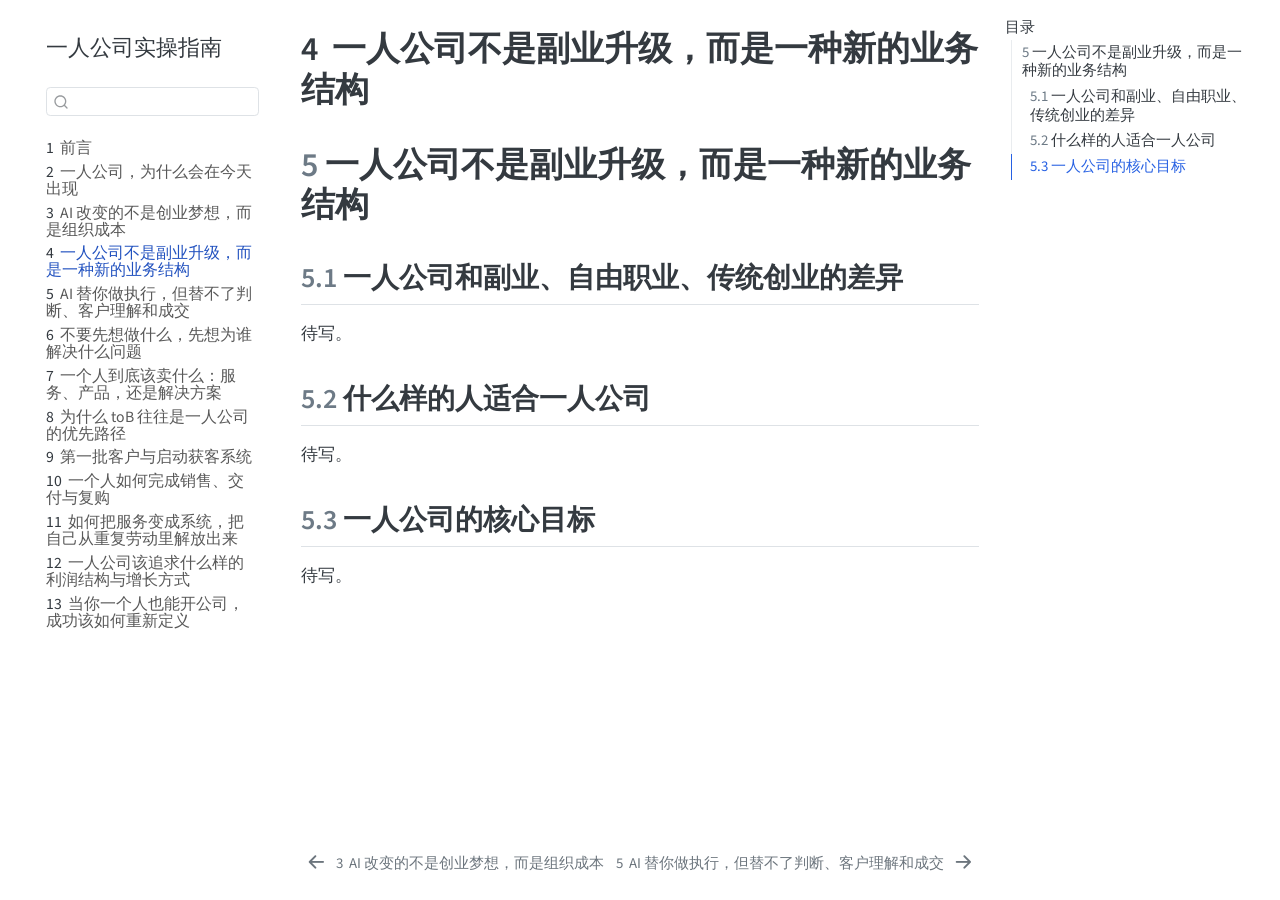
<file: docs/_book/chapters/03-business-structure.html>
<!DOCTYPE html>
<html xmlns="http://www.w3.org/1999/xhtml" lang="zh-CN" xml:lang="zh-CN"><head>

<meta charset="utf-8">
<meta name="generator" content="quarto-1.9.36">

<meta name="viewport" content="width=device-width, initial-scale=1.0, user-scalable=yes">


<title>4&nbsp; 一人公司不是副业升级，而是一种新的业务结构 – 一人公司实操指南</title>
<style>
/* Default styles provided by pandoc.
** See https://pandoc.org/MANUAL.html#variables-for-html for config info.
*/
code{white-space: pre-wrap;}
span.smallcaps{font-variant: small-caps;}
div.columns{display: flex; gap: min(4vw, 1.5em);}
div.column{flex: auto; overflow-x: auto;}
div.hanging-indent{margin-left: 1.5em; text-indent: -1.5em;}
ul.task-list{list-style: none;}
ul.task-list li input[type="checkbox"] {
  width: 0.8em;
  margin: 0 0.8em 0.2em -1em; /* quarto-specific, see https://github.com/quarto-dev/quarto-cli/issues/4556 */ 
  vertical-align: middle;
}
</style>


<script src="../site_libs/quarto-nav/quarto-nav.js"></script>
<script src="../site_libs/quarto-nav/headroom.min.js"></script>
<script src="../site_libs/clipboard/clipboard.min.js"></script>
<script src="../site_libs/quarto-search/autocomplete.umd.js"></script>
<script src="../site_libs/quarto-search/fuse.min.js"></script>
<script src="../site_libs/quarto-search/quarto-search.js"></script>
<meta name="quarto:offset" content="../">
<link href="../chapters/04-judgment.html" rel="next">
<link href="../chapters/02-org-cost.html" rel="prev">
<script src="../site_libs/quarto-html/quarto.js" type="module"></script>
<script src="../site_libs/quarto-html/tabsets/tabsets.js" type="module"></script>
<script src="../site_libs/quarto-html/popper.min.js"></script>
<script src="../site_libs/quarto-html/tippy.umd.min.js"></script>
<script src="../site_libs/quarto-html/anchor.min.js"></script>
<link href="../site_libs/quarto-html/tippy.css" rel="stylesheet">
<link href="../site_libs/quarto-html/quarto-syntax-highlighting-845c23b38eaddc0f92fda52bfe77a8c8.css" rel="stylesheet" id="quarto-text-highlighting-styles">
<script src="../site_libs/bootstrap/bootstrap.min.js"></script>
<link href="../site_libs/bootstrap/bootstrap-icons.css" rel="stylesheet">
<link href="../site_libs/bootstrap/bootstrap-58276482662871cc8d60039e88772c07.min.css" rel="stylesheet" append-hash="true" id="quarto-bootstrap" data-mode="light">
<script id="quarto-search-options" type="application/json">{
  "location": "sidebar",
  "copy-button": false,
  "collapse-after": 3,
  "panel-placement": "start",
  "type": "textbox",
  "limit": 50,
  "keyboard-shortcut": [
    "f",
    "/",
    "s"
  ],
  "show-item-context": false,
  "language": {
    "search-no-results-text": "没有结果",
    "search-matching-documents-text": "匹配的文档",
    "search-copy-link-title": "复制搜索链接",
    "search-hide-matches-text": "隐藏其它匹配结果",
    "search-more-match-text": "更多匹配结果",
    "search-more-matches-text": "更多匹配结果",
    "search-clear-button-title": "清除",
    "search-text-placeholder": "",
    "search-detached-cancel-button-title": "取消",
    "search-submit-button-title": "提交",
    "search-label": "搜索"
  }
}</script>


</head>

<body class="nav-sidebar floating quarto-light">

<div id="quarto-search-results"></div>
  <header id="quarto-header" class="headroom fixed-top">
  <nav class="quarto-secondary-nav">
    <div class="container-fluid d-flex">
      <button type="button" class="quarto-btn-toggle btn" data-bs-toggle="collapse" role="button" data-bs-target=".quarto-sidebar-collapse-item" aria-controls="quarto-sidebar" aria-expanded="false" aria-label="展开或折叠侧边栏导航" onclick="if (window.quartoToggleHeadroom) { window.quartoToggleHeadroom(); }">
        <i class="bi bi-layout-text-sidebar-reverse"></i>
      </button>
        <nav class="quarto-page-breadcrumbs" aria-label="breadcrumb"><ol class="breadcrumb"><li class="breadcrumb-item"><a href="../chapters/03-business-structure.html"><span class="chapter-number">4</span>&nbsp; <span class="chapter-title">一人公司不是副业升级，而是一种新的业务结构</span></a></li></ol></nav>
        <a class="flex-grow-1" role="navigation" data-bs-toggle="collapse" data-bs-target=".quarto-sidebar-collapse-item" aria-controls="quarto-sidebar" aria-expanded="false" aria-label="展开或折叠侧边栏导航" onclick="if (window.quartoToggleHeadroom) { window.quartoToggleHeadroom(); }">      
        </a>
      <button type="button" class="btn quarto-search-button" aria-label="搜索" onclick="window.quartoOpenSearch();">
        <i class="bi bi-search"></i>
      </button>
    </div>
  </nav>
</header>
<!-- content -->
<div id="quarto-content" class="quarto-container page-columns page-rows-contents page-layout-article">
<!-- sidebar -->
  <nav id="quarto-sidebar" class="sidebar collapse collapse-horizontal quarto-sidebar-collapse-item sidebar-navigation floating overflow-auto">
    <div class="pt-lg-2 mt-2 text-left sidebar-header">
    <div class="sidebar-title mb-0 py-0">
      <a href="../">一人公司实操指南</a> 
    </div>
      </div>
        <div class="mt-2 flex-shrink-0 align-items-center">
        <div class="sidebar-search">
        <div id="quarto-search" class="" title="搜索"></div>
        </div>
        </div>
    <div class="sidebar-menu-container"> 
    <ul class="list-unstyled mt-1">
        <li class="sidebar-item">
  <div class="sidebar-item-container"> 
  <a href="../index.html" class="sidebar-item-text sidebar-link">
 <span class="menu-text"><span class="chapter-number">1</span>&nbsp; <span class="chapter-title">前言</span></span></a>
  </div>
</li>
        <li class="sidebar-item">
  <div class="sidebar-item-container"> 
  <a href="../chapters/01-why-now.html" class="sidebar-item-text sidebar-link">
 <span class="menu-text"><span class="chapter-number">2</span>&nbsp; <span class="chapter-title">一人公司，为什么会在今天出现</span></span></a>
  </div>
</li>
        <li class="sidebar-item">
  <div class="sidebar-item-container"> 
  <a href="../chapters/02-org-cost.html" class="sidebar-item-text sidebar-link">
 <span class="menu-text"><span class="chapter-number">3</span>&nbsp; <span class="chapter-title">AI 改变的不是创业梦想，而是组织成本</span></span></a>
  </div>
</li>
        <li class="sidebar-item">
  <div class="sidebar-item-container"> 
  <a href="../chapters/03-business-structure.html" class="sidebar-item-text sidebar-link active">
 <span class="menu-text"><span class="chapter-number">4</span>&nbsp; <span class="chapter-title">一人公司不是副业升级，而是一种新的业务结构</span></span></a>
  </div>
</li>
        <li class="sidebar-item">
  <div class="sidebar-item-container"> 
  <a href="../chapters/04-judgment.html" class="sidebar-item-text sidebar-link">
 <span class="menu-text"><span class="chapter-number">5</span>&nbsp; <span class="chapter-title">AI 替你做执行，但替不了判断、客户理解和成交</span></span></a>
  </div>
</li>
        <li class="sidebar-item">
  <div class="sidebar-item-container"> 
  <a href="../chapters/05-problem-first.html" class="sidebar-item-text sidebar-link">
 <span class="menu-text"><span class="chapter-number">6</span>&nbsp; <span class="chapter-title">不要先想做什么，先想为谁解决什么问题</span></span></a>
  </div>
</li>
        <li class="sidebar-item">
  <div class="sidebar-item-container"> 
  <a href="../chapters/06-what-to-sell.html" class="sidebar-item-text sidebar-link">
 <span class="menu-text"><span class="chapter-number">7</span>&nbsp; <span class="chapter-title">一个人到底该卖什么：服务、产品，还是解决方案</span></span></a>
  </div>
</li>
        <li class="sidebar-item">
  <div class="sidebar-item-container"> 
  <a href="../chapters/07-why-tob.html" class="sidebar-item-text sidebar-link">
 <span class="menu-text"><span class="chapter-number">8</span>&nbsp; <span class="chapter-title">为什么 toB 往往是一人公司的优先路径</span></span></a>
  </div>
</li>
        <li class="sidebar-item">
  <div class="sidebar-item-container"> 
  <a href="../chapters/08-first-customers.html" class="sidebar-item-text sidebar-link">
 <span class="menu-text"><span class="chapter-number">9</span>&nbsp; <span class="chapter-title">第一批客户与启动获客系统</span></span></a>
  </div>
</li>
        <li class="sidebar-item">
  <div class="sidebar-item-container"> 
  <a href="../chapters/09-sales-delivery-renewal.html" class="sidebar-item-text sidebar-link">
 <span class="menu-text"><span class="chapter-number">10</span>&nbsp; <span class="chapter-title">一个人如何完成销售、交付与复购</span></span></a>
  </div>
</li>
        <li class="sidebar-item">
  <div class="sidebar-item-container"> 
  <a href="../chapters/10-systemize-service.html" class="sidebar-item-text sidebar-link">
 <span class="menu-text"><span class="chapter-number">11</span>&nbsp; <span class="chapter-title">如何把服务变成系统，把自己从重复劳动里解放出来</span></span></a>
  </div>
</li>
        <li class="sidebar-item">
  <div class="sidebar-item-container"> 
  <a href="../chapters/11-profit-growth.html" class="sidebar-item-text sidebar-link">
 <span class="menu-text"><span class="chapter-number">12</span>&nbsp; <span class="chapter-title">一人公司该追求什么样的利润结构与增长方式</span></span></a>
  </div>
</li>
        <li class="sidebar-item">
  <div class="sidebar-item-container"> 
  <a href="../chapters/12-redefine-success.html" class="sidebar-item-text sidebar-link">
 <span class="menu-text"><span class="chapter-number">13</span>&nbsp; <span class="chapter-title">当你一个人也能开公司，成功该如何重新定义</span></span></a>
  </div>
</li>
    </ul>
    </div>
</nav>
<div id="quarto-sidebar-glass" class="quarto-sidebar-collapse-item" data-bs-toggle="collapse" data-bs-target=".quarto-sidebar-collapse-item"></div>
<!-- margin-sidebar -->
    <div id="quarto-margin-sidebar" class="sidebar margin-sidebar">
        <nav id="TOC" role="doc-toc" class="toc-active">
    <h2 id="toc-title">目录</h2>
   
  <ul>
  <li><a href="#一人公司不是副业升级而是一种新的业务结构" id="toc-一人公司不是副业升级而是一种新的业务结构" class="nav-link active" data-scroll-target="#一人公司不是副业升级而是一种新的业务结构"><span class="header-section-number">5</span> 一人公司不是副业升级，而是一种新的业务结构</a>
  <ul class="collapse">
  <li><a href="#一人公司和副业自由职业传统创业的差异" id="toc-一人公司和副业自由职业传统创业的差异" class="nav-link" data-scroll-target="#一人公司和副业自由职业传统创业的差异"><span class="header-section-number">5.1</span> 一人公司和副业、自由职业、传统创业的差异</a></li>
  <li><a href="#什么样的人适合一人公司" id="toc-什么样的人适合一人公司" class="nav-link" data-scroll-target="#什么样的人适合一人公司"><span class="header-section-number">5.2</span> 什么样的人适合一人公司</a></li>
  <li><a href="#一人公司的核心目标" id="toc-一人公司的核心目标" class="nav-link" data-scroll-target="#一人公司的核心目标"><span class="header-section-number">5.3</span> 一人公司的核心目标</a></li>
  </ul></li>
  </ul>
</nav>
    </div>
<!-- main -->
<main class="content" id="quarto-document-content">

<header id="title-block-header" class="quarto-title-block default">
<div class="quarto-title">
<h1 class="title"><span class="chapter-number">4</span>&nbsp; <span class="chapter-title">一人公司不是副业升级，而是一种新的业务结构</span></h1>
</div>



<div class="quarto-title-meta">

    
  
    
  </div>
  


</header>


<section id="一人公司不是副业升级而是一种新的业务结构" class="level1" data-number="5">
<h1 data-number="5"><span class="header-section-number">5</span> 一人公司不是副业升级，而是一种新的业务结构</h1>
<section id="一人公司和副业自由职业传统创业的差异" class="level2" data-number="5.1">
<h2 data-number="5.1" class="anchored" data-anchor-id="一人公司和副业自由职业传统创业的差异"><span class="header-section-number">5.1</span> 一人公司和副业、自由职业、传统创业的差异</h2>
<p>待写。</p>
</section>
<section id="什么样的人适合一人公司" class="level2" data-number="5.2">
<h2 data-number="5.2" class="anchored" data-anchor-id="什么样的人适合一人公司"><span class="header-section-number">5.2</span> 什么样的人适合一人公司</h2>
<p>待写。</p>
</section>
<section id="一人公司的核心目标" class="level2" data-number="5.3">
<h2 data-number="5.3" class="anchored" data-anchor-id="一人公司的核心目标"><span class="header-section-number">5.3</span> 一人公司的核心目标</h2>
<p>待写。</p>


</section>
</section>

</main> <!-- /main -->
<script id="quarto-html-after-body" type="application/javascript">
  window.document.addEventListener("DOMContentLoaded", function (event) {
    const icon = "";
    const anchorJS = new window.AnchorJS();
    anchorJS.options = {
      placement: 'right',
      icon: icon
    };
    anchorJS.add('.anchored');
    const isCodeAnnotation = (el) => {
      for (const clz of el.classList) {
        if (clz.startsWith('code-annotation-')) {                     
          return true;
        }
      }
      return false;
    }
    const onCopySuccess = function(e) {
      // button target
      const button = e.trigger;
      // don't keep focus
      button.blur();
      // flash "checked"
      button.classList.add('code-copy-button-checked');
      var currentTitle = button.getAttribute("title");
      button.setAttribute("title", "已复制");
      let tooltip;
      if (window.bootstrap) {
        button.setAttribute("data-bs-toggle", "tooltip");
        button.setAttribute("data-bs-placement", "left");
        button.setAttribute("data-bs-title", "已复制");
        tooltip = new bootstrap.Tooltip(button, 
          { trigger: "manual", 
            customClass: "code-copy-button-tooltip",
            offset: [0, -8]});
        tooltip.show();    
      }
      setTimeout(function() {
        if (tooltip) {
          tooltip.hide();
          button.removeAttribute("data-bs-title");
          button.removeAttribute("data-bs-toggle");
          button.removeAttribute("data-bs-placement");
        }
        button.setAttribute("title", currentTitle);
        button.classList.remove('code-copy-button-checked');
      }, 1000);
      // clear code selection
      e.clearSelection();
    }
    const getTextToCopy = function(trigger) {
      const outerScaffold = trigger.parentElement.cloneNode(true);
      const codeEl = outerScaffold.querySelector('code');
      for (const childEl of codeEl.children) {
        if (isCodeAnnotation(childEl)) {
          childEl.remove();
        }
      }
      return codeEl.innerText;
    }
    const clipboard = new window.ClipboardJS('.code-copy-button:not([data-in-quarto-modal])', {
      text: getTextToCopy
    });
    clipboard.on('success', onCopySuccess);
    if (window.document.getElementById('quarto-embedded-source-code-modal')) {
      const clipboardModal = new window.ClipboardJS('.code-copy-button[data-in-quarto-modal]', {
        text: getTextToCopy,
        container: window.document.getElementById('quarto-embedded-source-code-modal')
      });
      clipboardModal.on('success', onCopySuccess);
    }
      var localhostRegex = new RegExp(/^(?:http|https):\/\/localhost\:?[0-9]*\//);
      var mailtoRegex = new RegExp(/^mailto:/);
        var filterRegex = new RegExp('/' + window.location.host + '/');
      var isInternal = (href) => {
          return filterRegex.test(href) || localhostRegex.test(href) || mailtoRegex.test(href);
      }
      // Inspect non-navigation links and adorn them if external
     var links = window.document.querySelectorAll('a[href]:not(.nav-link):not(.navbar-brand):not(.toc-action):not(.sidebar-link):not(.sidebar-item-toggle):not(.pagination-link):not(.no-external):not([aria-hidden]):not(.dropdown-item):not(.quarto-navigation-tool):not(.about-link)');
      for (var i=0; i<links.length; i++) {
        const link = links[i];
        if (!isInternal(link.href)) {
          // undo the damage that might have been done by quarto-nav.js in the case of
          // links that we want to consider external
          if (link.dataset.originalHref !== undefined) {
            link.href = link.dataset.originalHref;
          }
        }
      }
    function tippyHover(el, contentFn, onTriggerFn, onUntriggerFn) {
      const config = {
        allowHTML: true,
        maxWidth: 500,
        delay: 100,
        arrow: false,
        appendTo: function(el) {
            return el.parentElement;
        },
        interactive: true,
        interactiveBorder: 10,
        theme: 'quarto',
        placement: 'bottom-start',
      };
      if (contentFn) {
        config.content = contentFn;
      }
      if (onTriggerFn) {
        config.onTrigger = onTriggerFn;
      }
      if (onUntriggerFn) {
        config.onUntrigger = onUntriggerFn;
      }
      window.tippy(el, config); 
    }
    const noterefs = window.document.querySelectorAll('a[role="doc-noteref"]');
    for (var i=0; i<noterefs.length; i++) {
      const ref = noterefs[i];
      tippyHover(ref, function() {
        // use id or data attribute instead here
        let href = ref.getAttribute('data-footnote-href') || ref.getAttribute('href');
        try { href = new URL(href).hash; } catch {}
        const id = href.replace(/^#\/?/, "");
        const note = window.document.getElementById(id);
        if (note) {
          return note.innerHTML;
        } else {
          return "";
        }
      });
    }
    const xrefs = window.document.querySelectorAll('a.quarto-xref');
    const processXRef = (id, note) => {
      // Strip column container classes
      const stripColumnClz = (el) => {
        el.classList.remove("page-full", "page-columns");
        if (el.children) {
          for (const child of el.children) {
            stripColumnClz(child);
          }
        }
      }
      stripColumnClz(note)
      if (id === null || id.startsWith('sec-')) {
        // Special case sections, only their first couple elements
        const container = document.createElement("div");
        if (note.children && note.children.length > 2) {
          container.appendChild(note.children[0].cloneNode(true));
          for (let i = 1; i < note.children.length; i++) {
            const child = note.children[i];
            if (child.tagName === "P" && child.innerText === "") {
              continue;
            } else {
              container.appendChild(child.cloneNode(true));
              break;
            }
          }
          if (window.Quarto?.typesetMath) {
            window.Quarto.typesetMath(container);
          }
          return container.innerHTML
        } else {
          if (window.Quarto?.typesetMath) {
            window.Quarto.typesetMath(note);
          }
          return note.innerHTML;
        }
      } else {
        // Remove any anchor links if they are present
        const anchorLink = note.querySelector('a.anchorjs-link');
        if (anchorLink) {
          anchorLink.remove();
        }
        if (window.Quarto?.typesetMath) {
          window.Quarto.typesetMath(note);
        }
        if (note.classList.contains("callout")) {
          return note.outerHTML;
        } else {
          return note.innerHTML;
        }
      }
    }
    for (var i=0; i<xrefs.length; i++) {
      const xref = xrefs[i];
      tippyHover(xref, undefined, function(instance) {
        instance.disable();
        let url = xref.getAttribute('href');
        let hash = undefined; 
        if (url.startsWith('#')) {
          hash = url;
        } else {
          try { hash = new URL(url).hash; } catch {}
        }
        if (hash) {
          const id = hash.replace(/^#\/?/, "");
          const note = window.document.getElementById(id);
          if (note !== null) {
            try {
              const html = processXRef(id, note.cloneNode(true));
              instance.setContent(html);
            } finally {
              instance.enable();
              instance.show();
            }
          } else {
            // See if we can fetch this
            fetch(url.split('#')[0])
            .then(res => res.text())
            .then(html => {
              const parser = new DOMParser();
              const htmlDoc = parser.parseFromString(html, "text/html");
              const note = htmlDoc.getElementById(id);
              if (note !== null) {
                const html = processXRef(id, note);
                instance.setContent(html);
              } 
            }).finally(() => {
              instance.enable();
              instance.show();
            });
          }
        } else {
          // See if we can fetch a full url (with no hash to target)
          // This is a special case and we should probably do some content thinning / targeting
          fetch(url)
          .then(res => res.text())
          .then(html => {
            const parser = new DOMParser();
            const htmlDoc = parser.parseFromString(html, "text/html");
            const note = htmlDoc.querySelector('main.content');
            if (note !== null) {
              // This should only happen for chapter cross references
              // (since there is no id in the URL)
              // remove the first header
              if (note.children.length > 0 && note.children[0].tagName === "HEADER") {
                note.children[0].remove();
              }
              const html = processXRef(null, note);
              instance.setContent(html);
            } 
          }).finally(() => {
            instance.enable();
            instance.show();
          });
        }
      }, function(instance) {
      });
    }
        let selectedAnnoteEl;
        const selectorForAnnotation = ( cell, annotation) => {
          let cellAttr = 'data-code-cell="' + cell + '"';
          let lineAttr = 'data-code-annotation="' +  annotation + '"';
          const selector = 'span[' + cellAttr + '][' + lineAttr + ']';
          return selector;
        }
        const selectCodeLines = (annoteEl) => {
          const doc = window.document;
          const targetCell = annoteEl.getAttribute("data-target-cell");
          const targetAnnotation = annoteEl.getAttribute("data-target-annotation");
          const annoteSpan = window.document.querySelector(selectorForAnnotation(targetCell, targetAnnotation));
          const lines = annoteSpan.getAttribute("data-code-lines").split(",");
          const lineIds = lines.map((line) => {
            return targetCell + "-" + line;
          })
          let top = null;
          let height = null;
          let parent = null;
          if (lineIds.length > 0) {
              //compute the position of the single el (top and bottom and make a div)
              const el = window.document.getElementById(lineIds[0]);
              top = el.offsetTop;
              height = el.offsetHeight;
              parent = el.parentElement.parentElement;
            if (lineIds.length > 1) {
              const lastEl = window.document.getElementById(lineIds[lineIds.length - 1]);
              const bottom = lastEl.offsetTop + lastEl.offsetHeight;
              height = bottom - top;
            }
            if (top !== null && height !== null && parent !== null) {
              // cook up a div (if necessary) and position it 
              let div = window.document.getElementById("code-annotation-line-highlight");
              if (div === null) {
                div = window.document.createElement("div");
                div.setAttribute("id", "code-annotation-line-highlight");
                div.style.position = 'absolute';
                parent.appendChild(div);
              }
              div.style.top = top - 2 + "px";
              div.style.height = height + 4 + "px";
              div.style.left = 0;
              let gutterDiv = window.document.getElementById("code-annotation-line-highlight-gutter");
              if (gutterDiv === null) {
                gutterDiv = window.document.createElement("div");
                gutterDiv.setAttribute("id", "code-annotation-line-highlight-gutter");
                gutterDiv.style.position = 'absolute';
                const codeCell = window.document.getElementById(targetCell);
                const gutter = codeCell.querySelector('.code-annotation-gutter');
                gutter.appendChild(gutterDiv);
              }
              gutterDiv.style.top = top - 2 + "px";
              gutterDiv.style.height = height + 4 + "px";
            }
            selectedAnnoteEl = annoteEl;
          }
        };
        const unselectCodeLines = () => {
          const elementsIds = ["code-annotation-line-highlight", "code-annotation-line-highlight-gutter"];
          elementsIds.forEach((elId) => {
            const div = window.document.getElementById(elId);
            if (div) {
              div.remove();
            }
          });
          selectedAnnoteEl = undefined;
        };
          // Handle positioning of the toggle
      window.addEventListener(
        "resize",
        throttle(() => {
          elRect = undefined;
          if (selectedAnnoteEl) {
            selectCodeLines(selectedAnnoteEl);
          }
        }, 10)
      );
      function throttle(fn, ms) {
      let throttle = false;
      let timer;
        return (...args) => {
          if(!throttle) { // first call gets through
              fn.apply(this, args);
              throttle = true;
          } else { // all the others get throttled
              if(timer) clearTimeout(timer); // cancel #2
              timer = setTimeout(() => {
                fn.apply(this, args);
                timer = throttle = false;
              }, ms);
          }
        };
      }
        // Attach click handler to the DT
        const annoteDls = window.document.querySelectorAll('dt[data-target-cell]');
        for (const annoteDlNode of annoteDls) {
          annoteDlNode.addEventListener('click', (event) => {
            const clickedEl = event.target;
            if (clickedEl !== selectedAnnoteEl) {
              unselectCodeLines();
              const activeEl = window.document.querySelector('dt[data-target-cell].code-annotation-active');
              if (activeEl) {
                activeEl.classList.remove('code-annotation-active');
              }
              selectCodeLines(clickedEl);
              clickedEl.classList.add('code-annotation-active');
            } else {
              // Unselect the line
              unselectCodeLines();
              clickedEl.classList.remove('code-annotation-active');
            }
          });
        }
    const findCites = (el) => {
      const parentEl = el.parentElement;
      if (parentEl) {
        const cites = parentEl.dataset.cites;
        if (cites) {
          return {
            el,
            cites: cites.split(' ')
          };
        } else {
          return findCites(el.parentElement)
        }
      } else {
        return undefined;
      }
    };
    var bibliorefs = window.document.querySelectorAll('a[role="doc-biblioref"]');
    for (var i=0; i<bibliorefs.length; i++) {
      const ref = bibliorefs[i];
      const citeInfo = findCites(ref);
      if (citeInfo) {
        tippyHover(citeInfo.el, function() {
          var popup = window.document.createElement('div');
          citeInfo.cites.forEach(function(cite) {
            var citeDiv = window.document.createElement('div');
            citeDiv.classList.add('hanging-indent');
            citeDiv.classList.add('csl-entry');
            var biblioDiv = window.document.getElementById('ref-' + cite);
            if (biblioDiv) {
              citeDiv.innerHTML = biblioDiv.innerHTML;
            }
            popup.appendChild(citeDiv);
          });
          return popup.innerHTML;
        });
      }
    }
  });
  </script>
<nav class="page-navigation">
  <div class="nav-page nav-page-previous">
      <a href="../chapters/02-org-cost.html" class="pagination-link" aria-label="AI 改变的不是创业梦想，而是组织成本">
        <i class="bi bi-arrow-left-short"></i> <span class="nav-page-text"><span class="chapter-number">3</span>&nbsp; <span class="chapter-title">AI 改变的不是创业梦想，而是组织成本</span></span>
      </a>          
  </div>
  <div class="nav-page nav-page-next">
      <a href="../chapters/04-judgment.html" class="pagination-link" aria-label="AI 替你做执行，但替不了判断、客户理解和成交">
        <span class="nav-page-text"><span class="chapter-number">5</span>&nbsp; <span class="chapter-title">AI 替你做执行，但替不了判断、客户理解和成交</span></span> <i class="bi bi-arrow-right-short"></i>
      </a>
  </div>
</nav>
</div> <!-- /content -->




</body></html>
</file>
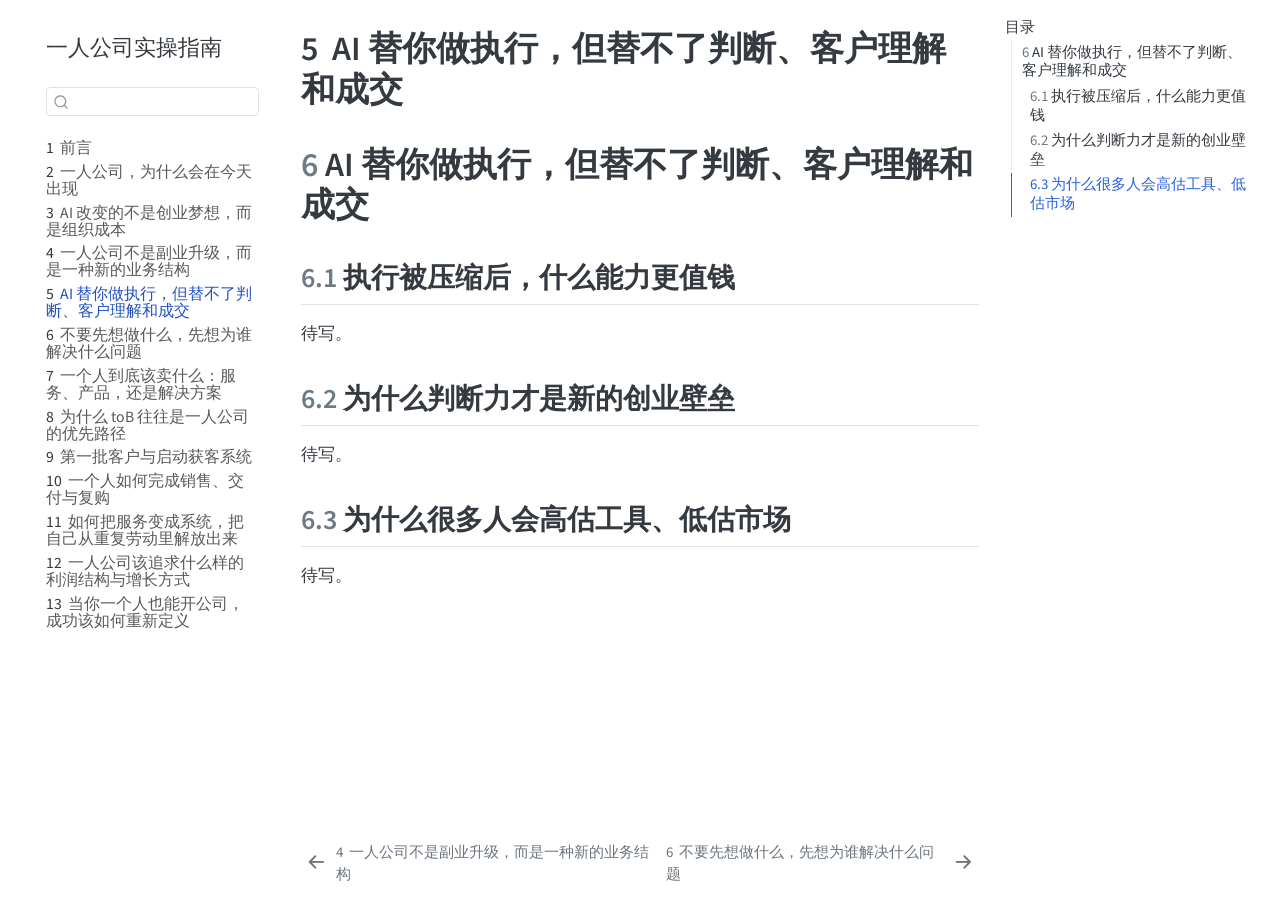
<file: docs/_book/chapters/04-judgment.html>
<!DOCTYPE html>
<html xmlns="http://www.w3.org/1999/xhtml" lang="zh-CN" xml:lang="zh-CN"><head>

<meta charset="utf-8">
<meta name="generator" content="quarto-1.9.36">

<meta name="viewport" content="width=device-width, initial-scale=1.0, user-scalable=yes">


<title>5&nbsp; AI 替你做执行，但替不了判断、客户理解和成交 – 一人公司实操指南</title>
<style>
/* Default styles provided by pandoc.
** See https://pandoc.org/MANUAL.html#variables-for-html for config info.
*/
code{white-space: pre-wrap;}
span.smallcaps{font-variant: small-caps;}
div.columns{display: flex; gap: min(4vw, 1.5em);}
div.column{flex: auto; overflow-x: auto;}
div.hanging-indent{margin-left: 1.5em; text-indent: -1.5em;}
ul.task-list{list-style: none;}
ul.task-list li input[type="checkbox"] {
  width: 0.8em;
  margin: 0 0.8em 0.2em -1em; /* quarto-specific, see https://github.com/quarto-dev/quarto-cli/issues/4556 */ 
  vertical-align: middle;
}
</style>


<script src="../site_libs/quarto-nav/quarto-nav.js"></script>
<script src="../site_libs/quarto-nav/headroom.min.js"></script>
<script src="../site_libs/clipboard/clipboard.min.js"></script>
<script src="../site_libs/quarto-search/autocomplete.umd.js"></script>
<script src="../site_libs/quarto-search/fuse.min.js"></script>
<script src="../site_libs/quarto-search/quarto-search.js"></script>
<meta name="quarto:offset" content="../">
<link href="../chapters/05-problem-first.html" rel="next">
<link href="../chapters/03-business-structure.html" rel="prev">
<script src="../site_libs/quarto-html/quarto.js" type="module"></script>
<script src="../site_libs/quarto-html/tabsets/tabsets.js" type="module"></script>
<script src="../site_libs/quarto-html/popper.min.js"></script>
<script src="../site_libs/quarto-html/tippy.umd.min.js"></script>
<script src="../site_libs/quarto-html/anchor.min.js"></script>
<link href="../site_libs/quarto-html/tippy.css" rel="stylesheet">
<link href="../site_libs/quarto-html/quarto-syntax-highlighting-845c23b38eaddc0f92fda52bfe77a8c8.css" rel="stylesheet" id="quarto-text-highlighting-styles">
<script src="../site_libs/bootstrap/bootstrap.min.js"></script>
<link href="../site_libs/bootstrap/bootstrap-icons.css" rel="stylesheet">
<link href="../site_libs/bootstrap/bootstrap-58276482662871cc8d60039e88772c07.min.css" rel="stylesheet" append-hash="true" id="quarto-bootstrap" data-mode="light">
<script id="quarto-search-options" type="application/json">{
  "location": "sidebar",
  "copy-button": false,
  "collapse-after": 3,
  "panel-placement": "start",
  "type": "textbox",
  "limit": 50,
  "keyboard-shortcut": [
    "f",
    "/",
    "s"
  ],
  "show-item-context": false,
  "language": {
    "search-no-results-text": "没有结果",
    "search-matching-documents-text": "匹配的文档",
    "search-copy-link-title": "复制搜索链接",
    "search-hide-matches-text": "隐藏其它匹配结果",
    "search-more-match-text": "更多匹配结果",
    "search-more-matches-text": "更多匹配结果",
    "search-clear-button-title": "清除",
    "search-text-placeholder": "",
    "search-detached-cancel-button-title": "取消",
    "search-submit-button-title": "提交",
    "search-label": "搜索"
  }
}</script>


</head>

<body class="nav-sidebar floating quarto-light">

<div id="quarto-search-results"></div>
  <header id="quarto-header" class="headroom fixed-top">
  <nav class="quarto-secondary-nav">
    <div class="container-fluid d-flex">
      <button type="button" class="quarto-btn-toggle btn" data-bs-toggle="collapse" role="button" data-bs-target=".quarto-sidebar-collapse-item" aria-controls="quarto-sidebar" aria-expanded="false" aria-label="展开或折叠侧边栏导航" onclick="if (window.quartoToggleHeadroom) { window.quartoToggleHeadroom(); }">
        <i class="bi bi-layout-text-sidebar-reverse"></i>
      </button>
        <nav class="quarto-page-breadcrumbs" aria-label="breadcrumb"><ol class="breadcrumb"><li class="breadcrumb-item"><a href="../chapters/04-judgment.html"><span class="chapter-number">5</span>&nbsp; <span class="chapter-title">AI 替你做执行，但替不了判断、客户理解和成交</span></a></li></ol></nav>
        <a class="flex-grow-1" role="navigation" data-bs-toggle="collapse" data-bs-target=".quarto-sidebar-collapse-item" aria-controls="quarto-sidebar" aria-expanded="false" aria-label="展开或折叠侧边栏导航" onclick="if (window.quartoToggleHeadroom) { window.quartoToggleHeadroom(); }">      
        </a>
      <button type="button" class="btn quarto-search-button" aria-label="搜索" onclick="window.quartoOpenSearch();">
        <i class="bi bi-search"></i>
      </button>
    </div>
  </nav>
</header>
<!-- content -->
<div id="quarto-content" class="quarto-container page-columns page-rows-contents page-layout-article">
<!-- sidebar -->
  <nav id="quarto-sidebar" class="sidebar collapse collapse-horizontal quarto-sidebar-collapse-item sidebar-navigation floating overflow-auto">
    <div class="pt-lg-2 mt-2 text-left sidebar-header">
    <div class="sidebar-title mb-0 py-0">
      <a href="../">一人公司实操指南</a> 
    </div>
      </div>
        <div class="mt-2 flex-shrink-0 align-items-center">
        <div class="sidebar-search">
        <div id="quarto-search" class="" title="搜索"></div>
        </div>
        </div>
    <div class="sidebar-menu-container"> 
    <ul class="list-unstyled mt-1">
        <li class="sidebar-item">
  <div class="sidebar-item-container"> 
  <a href="../index.html" class="sidebar-item-text sidebar-link">
 <span class="menu-text"><span class="chapter-number">1</span>&nbsp; <span class="chapter-title">前言</span></span></a>
  </div>
</li>
        <li class="sidebar-item">
  <div class="sidebar-item-container"> 
  <a href="../chapters/01-why-now.html" class="sidebar-item-text sidebar-link">
 <span class="menu-text"><span class="chapter-number">2</span>&nbsp; <span class="chapter-title">一人公司，为什么会在今天出现</span></span></a>
  </div>
</li>
        <li class="sidebar-item">
  <div class="sidebar-item-container"> 
  <a href="../chapters/02-org-cost.html" class="sidebar-item-text sidebar-link">
 <span class="menu-text"><span class="chapter-number">3</span>&nbsp; <span class="chapter-title">AI 改变的不是创业梦想，而是组织成本</span></span></a>
  </div>
</li>
        <li class="sidebar-item">
  <div class="sidebar-item-container"> 
  <a href="../chapters/03-business-structure.html" class="sidebar-item-text sidebar-link">
 <span class="menu-text"><span class="chapter-number">4</span>&nbsp; <span class="chapter-title">一人公司不是副业升级，而是一种新的业务结构</span></span></a>
  </div>
</li>
        <li class="sidebar-item">
  <div class="sidebar-item-container"> 
  <a href="../chapters/04-judgment.html" class="sidebar-item-text sidebar-link active">
 <span class="menu-text"><span class="chapter-number">5</span>&nbsp; <span class="chapter-title">AI 替你做执行，但替不了判断、客户理解和成交</span></span></a>
  </div>
</li>
        <li class="sidebar-item">
  <div class="sidebar-item-container"> 
  <a href="../chapters/05-problem-first.html" class="sidebar-item-text sidebar-link">
 <span class="menu-text"><span class="chapter-number">6</span>&nbsp; <span class="chapter-title">不要先想做什么，先想为谁解决什么问题</span></span></a>
  </div>
</li>
        <li class="sidebar-item">
  <div class="sidebar-item-container"> 
  <a href="../chapters/06-what-to-sell.html" class="sidebar-item-text sidebar-link">
 <span class="menu-text"><span class="chapter-number">7</span>&nbsp; <span class="chapter-title">一个人到底该卖什么：服务、产品，还是解决方案</span></span></a>
  </div>
</li>
        <li class="sidebar-item">
  <div class="sidebar-item-container"> 
  <a href="../chapters/07-why-tob.html" class="sidebar-item-text sidebar-link">
 <span class="menu-text"><span class="chapter-number">8</span>&nbsp; <span class="chapter-title">为什么 toB 往往是一人公司的优先路径</span></span></a>
  </div>
</li>
        <li class="sidebar-item">
  <div class="sidebar-item-container"> 
  <a href="../chapters/08-first-customers.html" class="sidebar-item-text sidebar-link">
 <span class="menu-text"><span class="chapter-number">9</span>&nbsp; <span class="chapter-title">第一批客户与启动获客系统</span></span></a>
  </div>
</li>
        <li class="sidebar-item">
  <div class="sidebar-item-container"> 
  <a href="../chapters/09-sales-delivery-renewal.html" class="sidebar-item-text sidebar-link">
 <span class="menu-text"><span class="chapter-number">10</span>&nbsp; <span class="chapter-title">一个人如何完成销售、交付与复购</span></span></a>
  </div>
</li>
        <li class="sidebar-item">
  <div class="sidebar-item-container"> 
  <a href="../chapters/10-systemize-service.html" class="sidebar-item-text sidebar-link">
 <span class="menu-text"><span class="chapter-number">11</span>&nbsp; <span class="chapter-title">如何把服务变成系统，把自己从重复劳动里解放出来</span></span></a>
  </div>
</li>
        <li class="sidebar-item">
  <div class="sidebar-item-container"> 
  <a href="../chapters/11-profit-growth.html" class="sidebar-item-text sidebar-link">
 <span class="menu-text"><span class="chapter-number">12</span>&nbsp; <span class="chapter-title">一人公司该追求什么样的利润结构与增长方式</span></span></a>
  </div>
</li>
        <li class="sidebar-item">
  <div class="sidebar-item-container"> 
  <a href="../chapters/12-redefine-success.html" class="sidebar-item-text sidebar-link">
 <span class="menu-text"><span class="chapter-number">13</span>&nbsp; <span class="chapter-title">当你一个人也能开公司，成功该如何重新定义</span></span></a>
  </div>
</li>
    </ul>
    </div>
</nav>
<div id="quarto-sidebar-glass" class="quarto-sidebar-collapse-item" data-bs-toggle="collapse" data-bs-target=".quarto-sidebar-collapse-item"></div>
<!-- margin-sidebar -->
    <div id="quarto-margin-sidebar" class="sidebar margin-sidebar">
        <nav id="TOC" role="doc-toc" class="toc-active">
    <h2 id="toc-title">目录</h2>
   
  <ul>
  <li><a href="#ai-替你做执行但替不了判断客户理解和成交" id="toc-ai-替你做执行但替不了判断客户理解和成交" class="nav-link active" data-scroll-target="#ai-替你做执行但替不了判断客户理解和成交"><span class="header-section-number">6</span> AI 替你做执行，但替不了判断、客户理解和成交</a>
  <ul class="collapse">
  <li><a href="#执行被压缩后什么能力更值钱" id="toc-执行被压缩后什么能力更值钱" class="nav-link" data-scroll-target="#执行被压缩后什么能力更值钱"><span class="header-section-number">6.1</span> 执行被压缩后，什么能力更值钱</a></li>
  <li><a href="#为什么判断力才是新的创业壁垒" id="toc-为什么判断力才是新的创业壁垒" class="nav-link" data-scroll-target="#为什么判断力才是新的创业壁垒"><span class="header-section-number">6.2</span> 为什么判断力才是新的创业壁垒</a></li>
  <li><a href="#为什么很多人会高估工具低估市场" id="toc-为什么很多人会高估工具低估市场" class="nav-link" data-scroll-target="#为什么很多人会高估工具低估市场"><span class="header-section-number">6.3</span> 为什么很多人会高估工具、低估市场</a></li>
  </ul></li>
  </ul>
</nav>
    </div>
<!-- main -->
<main class="content" id="quarto-document-content">

<header id="title-block-header" class="quarto-title-block default">
<div class="quarto-title">
<h1 class="title"><span class="chapter-number">5</span>&nbsp; <span class="chapter-title">AI 替你做执行，但替不了判断、客户理解和成交</span></h1>
</div>



<div class="quarto-title-meta">

    
  
    
  </div>
  


</header>


<section id="ai-替你做执行但替不了判断客户理解和成交" class="level1" data-number="6">
<h1 data-number="6"><span class="header-section-number">6</span> AI 替你做执行，但替不了判断、客户理解和成交</h1>
<section id="执行被压缩后什么能力更值钱" class="level2" data-number="6.1">
<h2 data-number="6.1" class="anchored" data-anchor-id="执行被压缩后什么能力更值钱"><span class="header-section-number">6.1</span> 执行被压缩后，什么能力更值钱</h2>
<p>待写。</p>
</section>
<section id="为什么判断力才是新的创业壁垒" class="level2" data-number="6.2">
<h2 data-number="6.2" class="anchored" data-anchor-id="为什么判断力才是新的创业壁垒"><span class="header-section-number">6.2</span> 为什么判断力才是新的创业壁垒</h2>
<p>待写。</p>
</section>
<section id="为什么很多人会高估工具低估市场" class="level2" data-number="6.3">
<h2 data-number="6.3" class="anchored" data-anchor-id="为什么很多人会高估工具低估市场"><span class="header-section-number">6.3</span> 为什么很多人会高估工具、低估市场</h2>
<p>待写。</p>


</section>
</section>

</main> <!-- /main -->
<script id="quarto-html-after-body" type="application/javascript">
  window.document.addEventListener("DOMContentLoaded", function (event) {
    const icon = "";
    const anchorJS = new window.AnchorJS();
    anchorJS.options = {
      placement: 'right',
      icon: icon
    };
    anchorJS.add('.anchored');
    const isCodeAnnotation = (el) => {
      for (const clz of el.classList) {
        if (clz.startsWith('code-annotation-')) {                     
          return true;
        }
      }
      return false;
    }
    const onCopySuccess = function(e) {
      // button target
      const button = e.trigger;
      // don't keep focus
      button.blur();
      // flash "checked"
      button.classList.add('code-copy-button-checked');
      var currentTitle = button.getAttribute("title");
      button.setAttribute("title", "已复制");
      let tooltip;
      if (window.bootstrap) {
        button.setAttribute("data-bs-toggle", "tooltip");
        button.setAttribute("data-bs-placement", "left");
        button.setAttribute("data-bs-title", "已复制");
        tooltip = new bootstrap.Tooltip(button, 
          { trigger: "manual", 
            customClass: "code-copy-button-tooltip",
            offset: [0, -8]});
        tooltip.show();    
      }
      setTimeout(function() {
        if (tooltip) {
          tooltip.hide();
          button.removeAttribute("data-bs-title");
          button.removeAttribute("data-bs-toggle");
          button.removeAttribute("data-bs-placement");
        }
        button.setAttribute("title", currentTitle);
        button.classList.remove('code-copy-button-checked');
      }, 1000);
      // clear code selection
      e.clearSelection();
    }
    const getTextToCopy = function(trigger) {
      const outerScaffold = trigger.parentElement.cloneNode(true);
      const codeEl = outerScaffold.querySelector('code');
      for (const childEl of codeEl.children) {
        if (isCodeAnnotation(childEl)) {
          childEl.remove();
        }
      }
      return codeEl.innerText;
    }
    const clipboard = new window.ClipboardJS('.code-copy-button:not([data-in-quarto-modal])', {
      text: getTextToCopy
    });
    clipboard.on('success', onCopySuccess);
    if (window.document.getElementById('quarto-embedded-source-code-modal')) {
      const clipboardModal = new window.ClipboardJS('.code-copy-button[data-in-quarto-modal]', {
        text: getTextToCopy,
        container: window.document.getElementById('quarto-embedded-source-code-modal')
      });
      clipboardModal.on('success', onCopySuccess);
    }
      var localhostRegex = new RegExp(/^(?:http|https):\/\/localhost\:?[0-9]*\//);
      var mailtoRegex = new RegExp(/^mailto:/);
        var filterRegex = new RegExp('/' + window.location.host + '/');
      var isInternal = (href) => {
          return filterRegex.test(href) || localhostRegex.test(href) || mailtoRegex.test(href);
      }
      // Inspect non-navigation links and adorn them if external
     var links = window.document.querySelectorAll('a[href]:not(.nav-link):not(.navbar-brand):not(.toc-action):not(.sidebar-link):not(.sidebar-item-toggle):not(.pagination-link):not(.no-external):not([aria-hidden]):not(.dropdown-item):not(.quarto-navigation-tool):not(.about-link)');
      for (var i=0; i<links.length; i++) {
        const link = links[i];
        if (!isInternal(link.href)) {
          // undo the damage that might have been done by quarto-nav.js in the case of
          // links that we want to consider external
          if (link.dataset.originalHref !== undefined) {
            link.href = link.dataset.originalHref;
          }
        }
      }
    function tippyHover(el, contentFn, onTriggerFn, onUntriggerFn) {
      const config = {
        allowHTML: true,
        maxWidth: 500,
        delay: 100,
        arrow: false,
        appendTo: function(el) {
            return el.parentElement;
        },
        interactive: true,
        interactiveBorder: 10,
        theme: 'quarto',
        placement: 'bottom-start',
      };
      if (contentFn) {
        config.content = contentFn;
      }
      if (onTriggerFn) {
        config.onTrigger = onTriggerFn;
      }
      if (onUntriggerFn) {
        config.onUntrigger = onUntriggerFn;
      }
      window.tippy(el, config); 
    }
    const noterefs = window.document.querySelectorAll('a[role="doc-noteref"]');
    for (var i=0; i<noterefs.length; i++) {
      const ref = noterefs[i];
      tippyHover(ref, function() {
        // use id or data attribute instead here
        let href = ref.getAttribute('data-footnote-href') || ref.getAttribute('href');
        try { href = new URL(href).hash; } catch {}
        const id = href.replace(/^#\/?/, "");
        const note = window.document.getElementById(id);
        if (note) {
          return note.innerHTML;
        } else {
          return "";
        }
      });
    }
    const xrefs = window.document.querySelectorAll('a.quarto-xref');
    const processXRef = (id, note) => {
      // Strip column container classes
      const stripColumnClz = (el) => {
        el.classList.remove("page-full", "page-columns");
        if (el.children) {
          for (const child of el.children) {
            stripColumnClz(child);
          }
        }
      }
      stripColumnClz(note)
      if (id === null || id.startsWith('sec-')) {
        // Special case sections, only their first couple elements
        const container = document.createElement("div");
        if (note.children && note.children.length > 2) {
          container.appendChild(note.children[0].cloneNode(true));
          for (let i = 1; i < note.children.length; i++) {
            const child = note.children[i];
            if (child.tagName === "P" && child.innerText === "") {
              continue;
            } else {
              container.appendChild(child.cloneNode(true));
              break;
            }
          }
          if (window.Quarto?.typesetMath) {
            window.Quarto.typesetMath(container);
          }
          return container.innerHTML
        } else {
          if (window.Quarto?.typesetMath) {
            window.Quarto.typesetMath(note);
          }
          return note.innerHTML;
        }
      } else {
        // Remove any anchor links if they are present
        const anchorLink = note.querySelector('a.anchorjs-link');
        if (anchorLink) {
          anchorLink.remove();
        }
        if (window.Quarto?.typesetMath) {
          window.Quarto.typesetMath(note);
        }
        if (note.classList.contains("callout")) {
          return note.outerHTML;
        } else {
          return note.innerHTML;
        }
      }
    }
    for (var i=0; i<xrefs.length; i++) {
      const xref = xrefs[i];
      tippyHover(xref, undefined, function(instance) {
        instance.disable();
        let url = xref.getAttribute('href');
        let hash = undefined; 
        if (url.startsWith('#')) {
          hash = url;
        } else {
          try { hash = new URL(url).hash; } catch {}
        }
        if (hash) {
          const id = hash.replace(/^#\/?/, "");
          const note = window.document.getElementById(id);
          if (note !== null) {
            try {
              const html = processXRef(id, note.cloneNode(true));
              instance.setContent(html);
            } finally {
              instance.enable();
              instance.show();
            }
          } else {
            // See if we can fetch this
            fetch(url.split('#')[0])
            .then(res => res.text())
            .then(html => {
              const parser = new DOMParser();
              const htmlDoc = parser.parseFromString(html, "text/html");
              const note = htmlDoc.getElementById(id);
              if (note !== null) {
                const html = processXRef(id, note);
                instance.setContent(html);
              } 
            }).finally(() => {
              instance.enable();
              instance.show();
            });
          }
        } else {
          // See if we can fetch a full url (with no hash to target)
          // This is a special case and we should probably do some content thinning / targeting
          fetch(url)
          .then(res => res.text())
          .then(html => {
            const parser = new DOMParser();
            const htmlDoc = parser.parseFromString(html, "text/html");
            const note = htmlDoc.querySelector('main.content');
            if (note !== null) {
              // This should only happen for chapter cross references
              // (since there is no id in the URL)
              // remove the first header
              if (note.children.length > 0 && note.children[0].tagName === "HEADER") {
                note.children[0].remove();
              }
              const html = processXRef(null, note);
              instance.setContent(html);
            } 
          }).finally(() => {
            instance.enable();
            instance.show();
          });
        }
      }, function(instance) {
      });
    }
        let selectedAnnoteEl;
        const selectorForAnnotation = ( cell, annotation) => {
          let cellAttr = 'data-code-cell="' + cell + '"';
          let lineAttr = 'data-code-annotation="' +  annotation + '"';
          const selector = 'span[' + cellAttr + '][' + lineAttr + ']';
          return selector;
        }
        const selectCodeLines = (annoteEl) => {
          const doc = window.document;
          const targetCell = annoteEl.getAttribute("data-target-cell");
          const targetAnnotation = annoteEl.getAttribute("data-target-annotation");
          const annoteSpan = window.document.querySelector(selectorForAnnotation(targetCell, targetAnnotation));
          const lines = annoteSpan.getAttribute("data-code-lines").split(",");
          const lineIds = lines.map((line) => {
            return targetCell + "-" + line;
          })
          let top = null;
          let height = null;
          let parent = null;
          if (lineIds.length > 0) {
              //compute the position of the single el (top and bottom and make a div)
              const el = window.document.getElementById(lineIds[0]);
              top = el.offsetTop;
              height = el.offsetHeight;
              parent = el.parentElement.parentElement;
            if (lineIds.length > 1) {
              const lastEl = window.document.getElementById(lineIds[lineIds.length - 1]);
              const bottom = lastEl.offsetTop + lastEl.offsetHeight;
              height = bottom - top;
            }
            if (top !== null && height !== null && parent !== null) {
              // cook up a div (if necessary) and position it 
              let div = window.document.getElementById("code-annotation-line-highlight");
              if (div === null) {
                div = window.document.createElement("div");
                div.setAttribute("id", "code-annotation-line-highlight");
                div.style.position = 'absolute';
                parent.appendChild(div);
              }
              div.style.top = top - 2 + "px";
              div.style.height = height + 4 + "px";
              div.style.left = 0;
              let gutterDiv = window.document.getElementById("code-annotation-line-highlight-gutter");
              if (gutterDiv === null) {
                gutterDiv = window.document.createElement("div");
                gutterDiv.setAttribute("id", "code-annotation-line-highlight-gutter");
                gutterDiv.style.position = 'absolute';
                const codeCell = window.document.getElementById(targetCell);
                const gutter = codeCell.querySelector('.code-annotation-gutter');
                gutter.appendChild(gutterDiv);
              }
              gutterDiv.style.top = top - 2 + "px";
              gutterDiv.style.height = height + 4 + "px";
            }
            selectedAnnoteEl = annoteEl;
          }
        };
        const unselectCodeLines = () => {
          const elementsIds = ["code-annotation-line-highlight", "code-annotation-line-highlight-gutter"];
          elementsIds.forEach((elId) => {
            const div = window.document.getElementById(elId);
            if (div) {
              div.remove();
            }
          });
          selectedAnnoteEl = undefined;
        };
          // Handle positioning of the toggle
      window.addEventListener(
        "resize",
        throttle(() => {
          elRect = undefined;
          if (selectedAnnoteEl) {
            selectCodeLines(selectedAnnoteEl);
          }
        }, 10)
      );
      function throttle(fn, ms) {
      let throttle = false;
      let timer;
        return (...args) => {
          if(!throttle) { // first call gets through
              fn.apply(this, args);
              throttle = true;
          } else { // all the others get throttled
              if(timer) clearTimeout(timer); // cancel #2
              timer = setTimeout(() => {
                fn.apply(this, args);
                timer = throttle = false;
              }, ms);
          }
        };
      }
        // Attach click handler to the DT
        const annoteDls = window.document.querySelectorAll('dt[data-target-cell]');
        for (const annoteDlNode of annoteDls) {
          annoteDlNode.addEventListener('click', (event) => {
            const clickedEl = event.target;
            if (clickedEl !== selectedAnnoteEl) {
              unselectCodeLines();
              const activeEl = window.document.querySelector('dt[data-target-cell].code-annotation-active');
              if (activeEl) {
                activeEl.classList.remove('code-annotation-active');
              }
              selectCodeLines(clickedEl);
              clickedEl.classList.add('code-annotation-active');
            } else {
              // Unselect the line
              unselectCodeLines();
              clickedEl.classList.remove('code-annotation-active');
            }
          });
        }
    const findCites = (el) => {
      const parentEl = el.parentElement;
      if (parentEl) {
        const cites = parentEl.dataset.cites;
        if (cites) {
          return {
            el,
            cites: cites.split(' ')
          };
        } else {
          return findCites(el.parentElement)
        }
      } else {
        return undefined;
      }
    };
    var bibliorefs = window.document.querySelectorAll('a[role="doc-biblioref"]');
    for (var i=0; i<bibliorefs.length; i++) {
      const ref = bibliorefs[i];
      const citeInfo = findCites(ref);
      if (citeInfo) {
        tippyHover(citeInfo.el, function() {
          var popup = window.document.createElement('div');
          citeInfo.cites.forEach(function(cite) {
            var citeDiv = window.document.createElement('div');
            citeDiv.classList.add('hanging-indent');
            citeDiv.classList.add('csl-entry');
            var biblioDiv = window.document.getElementById('ref-' + cite);
            if (biblioDiv) {
              citeDiv.innerHTML = biblioDiv.innerHTML;
            }
            popup.appendChild(citeDiv);
          });
          return popup.innerHTML;
        });
      }
    }
  });
  </script>
<nav class="page-navigation">
  <div class="nav-page nav-page-previous">
      <a href="../chapters/03-business-structure.html" class="pagination-link" aria-label="一人公司不是副业升级，而是一种新的业务结构">
        <i class="bi bi-arrow-left-short"></i> <span class="nav-page-text"><span class="chapter-number">4</span>&nbsp; <span class="chapter-title">一人公司不是副业升级，而是一种新的业务结构</span></span>
      </a>          
  </div>
  <div class="nav-page nav-page-next">
      <a href="../chapters/05-problem-first.html" class="pagination-link" aria-label="不要先想做什么，先想为谁解决什么问题">
        <span class="nav-page-text"><span class="chapter-number">6</span>&nbsp; <span class="chapter-title">不要先想做什么，先想为谁解决什么问题</span></span> <i class="bi bi-arrow-right-short"></i>
      </a>
  </div>
</nav>
</div> <!-- /content -->




</body></html>
</file>
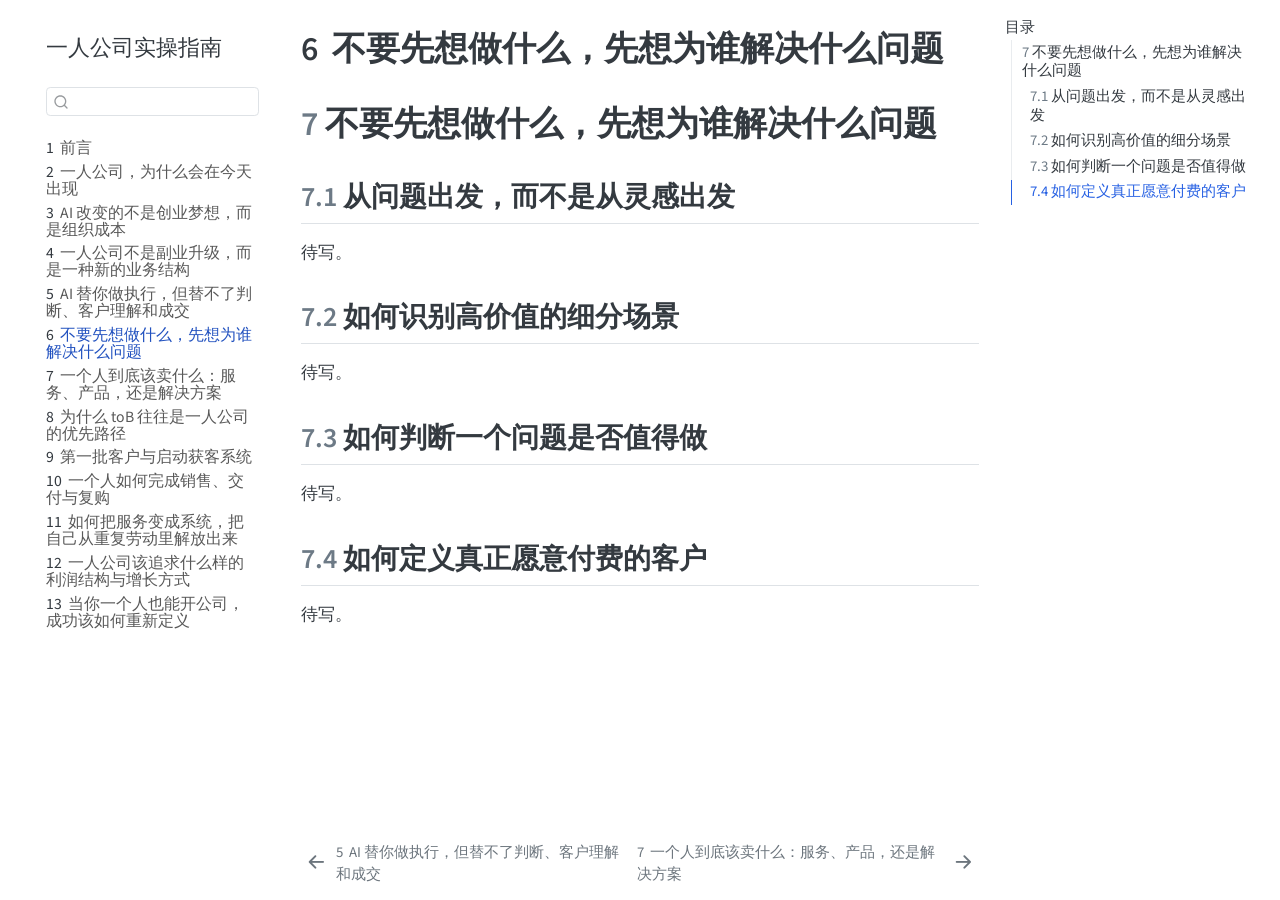
<file: docs/_book/chapters/05-problem-first.html>
<!DOCTYPE html>
<html xmlns="http://www.w3.org/1999/xhtml" lang="zh-CN" xml:lang="zh-CN"><head>

<meta charset="utf-8">
<meta name="generator" content="quarto-1.9.36">

<meta name="viewport" content="width=device-width, initial-scale=1.0, user-scalable=yes">


<title>6&nbsp; 不要先想做什么，先想为谁解决什么问题 – 一人公司实操指南</title>
<style>
/* Default styles provided by pandoc.
** See https://pandoc.org/MANUAL.html#variables-for-html for config info.
*/
code{white-space: pre-wrap;}
span.smallcaps{font-variant: small-caps;}
div.columns{display: flex; gap: min(4vw, 1.5em);}
div.column{flex: auto; overflow-x: auto;}
div.hanging-indent{margin-left: 1.5em; text-indent: -1.5em;}
ul.task-list{list-style: none;}
ul.task-list li input[type="checkbox"] {
  width: 0.8em;
  margin: 0 0.8em 0.2em -1em; /* quarto-specific, see https://github.com/quarto-dev/quarto-cli/issues/4556 */ 
  vertical-align: middle;
}
</style>


<script src="../site_libs/quarto-nav/quarto-nav.js"></script>
<script src="../site_libs/quarto-nav/headroom.min.js"></script>
<script src="../site_libs/clipboard/clipboard.min.js"></script>
<script src="../site_libs/quarto-search/autocomplete.umd.js"></script>
<script src="../site_libs/quarto-search/fuse.min.js"></script>
<script src="../site_libs/quarto-search/quarto-search.js"></script>
<meta name="quarto:offset" content="../">
<link href="../chapters/06-what-to-sell.html" rel="next">
<link href="../chapters/04-judgment.html" rel="prev">
<script src="../site_libs/quarto-html/quarto.js" type="module"></script>
<script src="../site_libs/quarto-html/tabsets/tabsets.js" type="module"></script>
<script src="../site_libs/quarto-html/popper.min.js"></script>
<script src="../site_libs/quarto-html/tippy.umd.min.js"></script>
<script src="../site_libs/quarto-html/anchor.min.js"></script>
<link href="../site_libs/quarto-html/tippy.css" rel="stylesheet">
<link href="../site_libs/quarto-html/quarto-syntax-highlighting-845c23b38eaddc0f92fda52bfe77a8c8.css" rel="stylesheet" id="quarto-text-highlighting-styles">
<script src="../site_libs/bootstrap/bootstrap.min.js"></script>
<link href="../site_libs/bootstrap/bootstrap-icons.css" rel="stylesheet">
<link href="../site_libs/bootstrap/bootstrap-58276482662871cc8d60039e88772c07.min.css" rel="stylesheet" append-hash="true" id="quarto-bootstrap" data-mode="light">
<script id="quarto-search-options" type="application/json">{
  "location": "sidebar",
  "copy-button": false,
  "collapse-after": 3,
  "panel-placement": "start",
  "type": "textbox",
  "limit": 50,
  "keyboard-shortcut": [
    "f",
    "/",
    "s"
  ],
  "show-item-context": false,
  "language": {
    "search-no-results-text": "没有结果",
    "search-matching-documents-text": "匹配的文档",
    "search-copy-link-title": "复制搜索链接",
    "search-hide-matches-text": "隐藏其它匹配结果",
    "search-more-match-text": "更多匹配结果",
    "search-more-matches-text": "更多匹配结果",
    "search-clear-button-title": "清除",
    "search-text-placeholder": "",
    "search-detached-cancel-button-title": "取消",
    "search-submit-button-title": "提交",
    "search-label": "搜索"
  }
}</script>


</head>

<body class="nav-sidebar floating quarto-light">

<div id="quarto-search-results"></div>
  <header id="quarto-header" class="headroom fixed-top">
  <nav class="quarto-secondary-nav">
    <div class="container-fluid d-flex">
      <button type="button" class="quarto-btn-toggle btn" data-bs-toggle="collapse" role="button" data-bs-target=".quarto-sidebar-collapse-item" aria-controls="quarto-sidebar" aria-expanded="false" aria-label="展开或折叠侧边栏导航" onclick="if (window.quartoToggleHeadroom) { window.quartoToggleHeadroom(); }">
        <i class="bi bi-layout-text-sidebar-reverse"></i>
      </button>
        <nav class="quarto-page-breadcrumbs" aria-label="breadcrumb"><ol class="breadcrumb"><li class="breadcrumb-item"><a href="../chapters/05-problem-first.html"><span class="chapter-number">6</span>&nbsp; <span class="chapter-title">不要先想做什么，先想为谁解决什么问题</span></a></li></ol></nav>
        <a class="flex-grow-1" role="navigation" data-bs-toggle="collapse" data-bs-target=".quarto-sidebar-collapse-item" aria-controls="quarto-sidebar" aria-expanded="false" aria-label="展开或折叠侧边栏导航" onclick="if (window.quartoToggleHeadroom) { window.quartoToggleHeadroom(); }">      
        </a>
      <button type="button" class="btn quarto-search-button" aria-label="搜索" onclick="window.quartoOpenSearch();">
        <i class="bi bi-search"></i>
      </button>
    </div>
  </nav>
</header>
<!-- content -->
<div id="quarto-content" class="quarto-container page-columns page-rows-contents page-layout-article">
<!-- sidebar -->
  <nav id="quarto-sidebar" class="sidebar collapse collapse-horizontal quarto-sidebar-collapse-item sidebar-navigation floating overflow-auto">
    <div class="pt-lg-2 mt-2 text-left sidebar-header">
    <div class="sidebar-title mb-0 py-0">
      <a href="../">一人公司实操指南</a> 
    </div>
      </div>
        <div class="mt-2 flex-shrink-0 align-items-center">
        <div class="sidebar-search">
        <div id="quarto-search" class="" title="搜索"></div>
        </div>
        </div>
    <div class="sidebar-menu-container"> 
    <ul class="list-unstyled mt-1">
        <li class="sidebar-item">
  <div class="sidebar-item-container"> 
  <a href="../index.html" class="sidebar-item-text sidebar-link">
 <span class="menu-text"><span class="chapter-number">1</span>&nbsp; <span class="chapter-title">前言</span></span></a>
  </div>
</li>
        <li class="sidebar-item">
  <div class="sidebar-item-container"> 
  <a href="../chapters/01-why-now.html" class="sidebar-item-text sidebar-link">
 <span class="menu-text"><span class="chapter-number">2</span>&nbsp; <span class="chapter-title">一人公司，为什么会在今天出现</span></span></a>
  </div>
</li>
        <li class="sidebar-item">
  <div class="sidebar-item-container"> 
  <a href="../chapters/02-org-cost.html" class="sidebar-item-text sidebar-link">
 <span class="menu-text"><span class="chapter-number">3</span>&nbsp; <span class="chapter-title">AI 改变的不是创业梦想，而是组织成本</span></span></a>
  </div>
</li>
        <li class="sidebar-item">
  <div class="sidebar-item-container"> 
  <a href="../chapters/03-business-structure.html" class="sidebar-item-text sidebar-link">
 <span class="menu-text"><span class="chapter-number">4</span>&nbsp; <span class="chapter-title">一人公司不是副业升级，而是一种新的业务结构</span></span></a>
  </div>
</li>
        <li class="sidebar-item">
  <div class="sidebar-item-container"> 
  <a href="../chapters/04-judgment.html" class="sidebar-item-text sidebar-link">
 <span class="menu-text"><span class="chapter-number">5</span>&nbsp; <span class="chapter-title">AI 替你做执行，但替不了判断、客户理解和成交</span></span></a>
  </div>
</li>
        <li class="sidebar-item">
  <div class="sidebar-item-container"> 
  <a href="../chapters/05-problem-first.html" class="sidebar-item-text sidebar-link active">
 <span class="menu-text"><span class="chapter-number">6</span>&nbsp; <span class="chapter-title">不要先想做什么，先想为谁解决什么问题</span></span></a>
  </div>
</li>
        <li class="sidebar-item">
  <div class="sidebar-item-container"> 
  <a href="../chapters/06-what-to-sell.html" class="sidebar-item-text sidebar-link">
 <span class="menu-text"><span class="chapter-number">7</span>&nbsp; <span class="chapter-title">一个人到底该卖什么：服务、产品，还是解决方案</span></span></a>
  </div>
</li>
        <li class="sidebar-item">
  <div class="sidebar-item-container"> 
  <a href="../chapters/07-why-tob.html" class="sidebar-item-text sidebar-link">
 <span class="menu-text"><span class="chapter-number">8</span>&nbsp; <span class="chapter-title">为什么 toB 往往是一人公司的优先路径</span></span></a>
  </div>
</li>
        <li class="sidebar-item">
  <div class="sidebar-item-container"> 
  <a href="../chapters/08-first-customers.html" class="sidebar-item-text sidebar-link">
 <span class="menu-text"><span class="chapter-number">9</span>&nbsp; <span class="chapter-title">第一批客户与启动获客系统</span></span></a>
  </div>
</li>
        <li class="sidebar-item">
  <div class="sidebar-item-container"> 
  <a href="../chapters/09-sales-delivery-renewal.html" class="sidebar-item-text sidebar-link">
 <span class="menu-text"><span class="chapter-number">10</span>&nbsp; <span class="chapter-title">一个人如何完成销售、交付与复购</span></span></a>
  </div>
</li>
        <li class="sidebar-item">
  <div class="sidebar-item-container"> 
  <a href="../chapters/10-systemize-service.html" class="sidebar-item-text sidebar-link">
 <span class="menu-text"><span class="chapter-number">11</span>&nbsp; <span class="chapter-title">如何把服务变成系统，把自己从重复劳动里解放出来</span></span></a>
  </div>
</li>
        <li class="sidebar-item">
  <div class="sidebar-item-container"> 
  <a href="../chapters/11-profit-growth.html" class="sidebar-item-text sidebar-link">
 <span class="menu-text"><span class="chapter-number">12</span>&nbsp; <span class="chapter-title">一人公司该追求什么样的利润结构与增长方式</span></span></a>
  </div>
</li>
        <li class="sidebar-item">
  <div class="sidebar-item-container"> 
  <a href="../chapters/12-redefine-success.html" class="sidebar-item-text sidebar-link">
 <span class="menu-text"><span class="chapter-number">13</span>&nbsp; <span class="chapter-title">当你一个人也能开公司，成功该如何重新定义</span></span></a>
  </div>
</li>
    </ul>
    </div>
</nav>
<div id="quarto-sidebar-glass" class="quarto-sidebar-collapse-item" data-bs-toggle="collapse" data-bs-target=".quarto-sidebar-collapse-item"></div>
<!-- margin-sidebar -->
    <div id="quarto-margin-sidebar" class="sidebar margin-sidebar">
        <nav id="TOC" role="doc-toc" class="toc-active">
    <h2 id="toc-title">目录</h2>
   
  <ul>
  <li><a href="#不要先想做什么先想为谁解决什么问题" id="toc-不要先想做什么先想为谁解决什么问题" class="nav-link active" data-scroll-target="#不要先想做什么先想为谁解决什么问题"><span class="header-section-number">7</span> 不要先想做什么，先想为谁解决什么问题</a>
  <ul class="collapse">
  <li><a href="#从问题出发而不是从灵感出发" id="toc-从问题出发而不是从灵感出发" class="nav-link" data-scroll-target="#从问题出发而不是从灵感出发"><span class="header-section-number">7.1</span> 从问题出发，而不是从灵感出发</a></li>
  <li><a href="#如何识别高价值的细分场景" id="toc-如何识别高价值的细分场景" class="nav-link" data-scroll-target="#如何识别高价值的细分场景"><span class="header-section-number">7.2</span> 如何识别高价值的细分场景</a></li>
  <li><a href="#如何判断一个问题是否值得做" id="toc-如何判断一个问题是否值得做" class="nav-link" data-scroll-target="#如何判断一个问题是否值得做"><span class="header-section-number">7.3</span> 如何判断一个问题是否值得做</a></li>
  <li><a href="#如何定义真正愿意付费的客户" id="toc-如何定义真正愿意付费的客户" class="nav-link" data-scroll-target="#如何定义真正愿意付费的客户"><span class="header-section-number">7.4</span> 如何定义真正愿意付费的客户</a></li>
  </ul></li>
  </ul>
</nav>
    </div>
<!-- main -->
<main class="content" id="quarto-document-content">

<header id="title-block-header" class="quarto-title-block default">
<div class="quarto-title">
<h1 class="title"><span class="chapter-number">6</span>&nbsp; <span class="chapter-title">不要先想做什么，先想为谁解决什么问题</span></h1>
</div>



<div class="quarto-title-meta">

    
  
    
  </div>
  


</header>


<section id="不要先想做什么先想为谁解决什么问题" class="level1" data-number="7">
<h1 data-number="7"><span class="header-section-number">7</span> 不要先想做什么，先想为谁解决什么问题</h1>
<section id="从问题出发而不是从灵感出发" class="level2" data-number="7.1">
<h2 data-number="7.1" class="anchored" data-anchor-id="从问题出发而不是从灵感出发"><span class="header-section-number">7.1</span> 从问题出发，而不是从灵感出发</h2>
<p>待写。</p>
</section>
<section id="如何识别高价值的细分场景" class="level2" data-number="7.2">
<h2 data-number="7.2" class="anchored" data-anchor-id="如何识别高价值的细分场景"><span class="header-section-number">7.2</span> 如何识别高价值的细分场景</h2>
<p>待写。</p>
</section>
<section id="如何判断一个问题是否值得做" class="level2" data-number="7.3">
<h2 data-number="7.3" class="anchored" data-anchor-id="如何判断一个问题是否值得做"><span class="header-section-number">7.3</span> 如何判断一个问题是否值得做</h2>
<p>待写。</p>
</section>
<section id="如何定义真正愿意付费的客户" class="level2" data-number="7.4">
<h2 data-number="7.4" class="anchored" data-anchor-id="如何定义真正愿意付费的客户"><span class="header-section-number">7.4</span> 如何定义真正愿意付费的客户</h2>
<p>待写。</p>


</section>
</section>

</main> <!-- /main -->
<script id="quarto-html-after-body" type="application/javascript">
  window.document.addEventListener("DOMContentLoaded", function (event) {
    const icon = "";
    const anchorJS = new window.AnchorJS();
    anchorJS.options = {
      placement: 'right',
      icon: icon
    };
    anchorJS.add('.anchored');
    const isCodeAnnotation = (el) => {
      for (const clz of el.classList) {
        if (clz.startsWith('code-annotation-')) {                     
          return true;
        }
      }
      return false;
    }
    const onCopySuccess = function(e) {
      // button target
      const button = e.trigger;
      // don't keep focus
      button.blur();
      // flash "checked"
      button.classList.add('code-copy-button-checked');
      var currentTitle = button.getAttribute("title");
      button.setAttribute("title", "已复制");
      let tooltip;
      if (window.bootstrap) {
        button.setAttribute("data-bs-toggle", "tooltip");
        button.setAttribute("data-bs-placement", "left");
        button.setAttribute("data-bs-title", "已复制");
        tooltip = new bootstrap.Tooltip(button, 
          { trigger: "manual", 
            customClass: "code-copy-button-tooltip",
            offset: [0, -8]});
        tooltip.show();    
      }
      setTimeout(function() {
        if (tooltip) {
          tooltip.hide();
          button.removeAttribute("data-bs-title");
          button.removeAttribute("data-bs-toggle");
          button.removeAttribute("data-bs-placement");
        }
        button.setAttribute("title", currentTitle);
        button.classList.remove('code-copy-button-checked');
      }, 1000);
      // clear code selection
      e.clearSelection();
    }
    const getTextToCopy = function(trigger) {
      const outerScaffold = trigger.parentElement.cloneNode(true);
      const codeEl = outerScaffold.querySelector('code');
      for (const childEl of codeEl.children) {
        if (isCodeAnnotation(childEl)) {
          childEl.remove();
        }
      }
      return codeEl.innerText;
    }
    const clipboard = new window.ClipboardJS('.code-copy-button:not([data-in-quarto-modal])', {
      text: getTextToCopy
    });
    clipboard.on('success', onCopySuccess);
    if (window.document.getElementById('quarto-embedded-source-code-modal')) {
      const clipboardModal = new window.ClipboardJS('.code-copy-button[data-in-quarto-modal]', {
        text: getTextToCopy,
        container: window.document.getElementById('quarto-embedded-source-code-modal')
      });
      clipboardModal.on('success', onCopySuccess);
    }
      var localhostRegex = new RegExp(/^(?:http|https):\/\/localhost\:?[0-9]*\//);
      var mailtoRegex = new RegExp(/^mailto:/);
        var filterRegex = new RegExp('/' + window.location.host + '/');
      var isInternal = (href) => {
          return filterRegex.test(href) || localhostRegex.test(href) || mailtoRegex.test(href);
      }
      // Inspect non-navigation links and adorn them if external
     var links = window.document.querySelectorAll('a[href]:not(.nav-link):not(.navbar-brand):not(.toc-action):not(.sidebar-link):not(.sidebar-item-toggle):not(.pagination-link):not(.no-external):not([aria-hidden]):not(.dropdown-item):not(.quarto-navigation-tool):not(.about-link)');
      for (var i=0; i<links.length; i++) {
        const link = links[i];
        if (!isInternal(link.href)) {
          // undo the damage that might have been done by quarto-nav.js in the case of
          // links that we want to consider external
          if (link.dataset.originalHref !== undefined) {
            link.href = link.dataset.originalHref;
          }
        }
      }
    function tippyHover(el, contentFn, onTriggerFn, onUntriggerFn) {
      const config = {
        allowHTML: true,
        maxWidth: 500,
        delay: 100,
        arrow: false,
        appendTo: function(el) {
            return el.parentElement;
        },
        interactive: true,
        interactiveBorder: 10,
        theme: 'quarto',
        placement: 'bottom-start',
      };
      if (contentFn) {
        config.content = contentFn;
      }
      if (onTriggerFn) {
        config.onTrigger = onTriggerFn;
      }
      if (onUntriggerFn) {
        config.onUntrigger = onUntriggerFn;
      }
      window.tippy(el, config); 
    }
    const noterefs = window.document.querySelectorAll('a[role="doc-noteref"]');
    for (var i=0; i<noterefs.length; i++) {
      const ref = noterefs[i];
      tippyHover(ref, function() {
        // use id or data attribute instead here
        let href = ref.getAttribute('data-footnote-href') || ref.getAttribute('href');
        try { href = new URL(href).hash; } catch {}
        const id = href.replace(/^#\/?/, "");
        const note = window.document.getElementById(id);
        if (note) {
          return note.innerHTML;
        } else {
          return "";
        }
      });
    }
    const xrefs = window.document.querySelectorAll('a.quarto-xref');
    const processXRef = (id, note) => {
      // Strip column container classes
      const stripColumnClz = (el) => {
        el.classList.remove("page-full", "page-columns");
        if (el.children) {
          for (const child of el.children) {
            stripColumnClz(child);
          }
        }
      }
      stripColumnClz(note)
      if (id === null || id.startsWith('sec-')) {
        // Special case sections, only their first couple elements
        const container = document.createElement("div");
        if (note.children && note.children.length > 2) {
          container.appendChild(note.children[0].cloneNode(true));
          for (let i = 1; i < note.children.length; i++) {
            const child = note.children[i];
            if (child.tagName === "P" && child.innerText === "") {
              continue;
            } else {
              container.appendChild(child.cloneNode(true));
              break;
            }
          }
          if (window.Quarto?.typesetMath) {
            window.Quarto.typesetMath(container);
          }
          return container.innerHTML
        } else {
          if (window.Quarto?.typesetMath) {
            window.Quarto.typesetMath(note);
          }
          return note.innerHTML;
        }
      } else {
        // Remove any anchor links if they are present
        const anchorLink = note.querySelector('a.anchorjs-link');
        if (anchorLink) {
          anchorLink.remove();
        }
        if (window.Quarto?.typesetMath) {
          window.Quarto.typesetMath(note);
        }
        if (note.classList.contains("callout")) {
          return note.outerHTML;
        } else {
          return note.innerHTML;
        }
      }
    }
    for (var i=0; i<xrefs.length; i++) {
      const xref = xrefs[i];
      tippyHover(xref, undefined, function(instance) {
        instance.disable();
        let url = xref.getAttribute('href');
        let hash = undefined; 
        if (url.startsWith('#')) {
          hash = url;
        } else {
          try { hash = new URL(url).hash; } catch {}
        }
        if (hash) {
          const id = hash.replace(/^#\/?/, "");
          const note = window.document.getElementById(id);
          if (note !== null) {
            try {
              const html = processXRef(id, note.cloneNode(true));
              instance.setContent(html);
            } finally {
              instance.enable();
              instance.show();
            }
          } else {
            // See if we can fetch this
            fetch(url.split('#')[0])
            .then(res => res.text())
            .then(html => {
              const parser = new DOMParser();
              const htmlDoc = parser.parseFromString(html, "text/html");
              const note = htmlDoc.getElementById(id);
              if (note !== null) {
                const html = processXRef(id, note);
                instance.setContent(html);
              } 
            }).finally(() => {
              instance.enable();
              instance.show();
            });
          }
        } else {
          // See if we can fetch a full url (with no hash to target)
          // This is a special case and we should probably do some content thinning / targeting
          fetch(url)
          .then(res => res.text())
          .then(html => {
            const parser = new DOMParser();
            const htmlDoc = parser.parseFromString(html, "text/html");
            const note = htmlDoc.querySelector('main.content');
            if (note !== null) {
              // This should only happen for chapter cross references
              // (since there is no id in the URL)
              // remove the first header
              if (note.children.length > 0 && note.children[0].tagName === "HEADER") {
                note.children[0].remove();
              }
              const html = processXRef(null, note);
              instance.setContent(html);
            } 
          }).finally(() => {
            instance.enable();
            instance.show();
          });
        }
      }, function(instance) {
      });
    }
        let selectedAnnoteEl;
        const selectorForAnnotation = ( cell, annotation) => {
          let cellAttr = 'data-code-cell="' + cell + '"';
          let lineAttr = 'data-code-annotation="' +  annotation + '"';
          const selector = 'span[' + cellAttr + '][' + lineAttr + ']';
          return selector;
        }
        const selectCodeLines = (annoteEl) => {
          const doc = window.document;
          const targetCell = annoteEl.getAttribute("data-target-cell");
          const targetAnnotation = annoteEl.getAttribute("data-target-annotation");
          const annoteSpan = window.document.querySelector(selectorForAnnotation(targetCell, targetAnnotation));
          const lines = annoteSpan.getAttribute("data-code-lines").split(",");
          const lineIds = lines.map((line) => {
            return targetCell + "-" + line;
          })
          let top = null;
          let height = null;
          let parent = null;
          if (lineIds.length > 0) {
              //compute the position of the single el (top and bottom and make a div)
              const el = window.document.getElementById(lineIds[0]);
              top = el.offsetTop;
              height = el.offsetHeight;
              parent = el.parentElement.parentElement;
            if (lineIds.length > 1) {
              const lastEl = window.document.getElementById(lineIds[lineIds.length - 1]);
              const bottom = lastEl.offsetTop + lastEl.offsetHeight;
              height = bottom - top;
            }
            if (top !== null && height !== null && parent !== null) {
              // cook up a div (if necessary) and position it 
              let div = window.document.getElementById("code-annotation-line-highlight");
              if (div === null) {
                div = window.document.createElement("div");
                div.setAttribute("id", "code-annotation-line-highlight");
                div.style.position = 'absolute';
                parent.appendChild(div);
              }
              div.style.top = top - 2 + "px";
              div.style.height = height + 4 + "px";
              div.style.left = 0;
              let gutterDiv = window.document.getElementById("code-annotation-line-highlight-gutter");
              if (gutterDiv === null) {
                gutterDiv = window.document.createElement("div");
                gutterDiv.setAttribute("id", "code-annotation-line-highlight-gutter");
                gutterDiv.style.position = 'absolute';
                const codeCell = window.document.getElementById(targetCell);
                const gutter = codeCell.querySelector('.code-annotation-gutter');
                gutter.appendChild(gutterDiv);
              }
              gutterDiv.style.top = top - 2 + "px";
              gutterDiv.style.height = height + 4 + "px";
            }
            selectedAnnoteEl = annoteEl;
          }
        };
        const unselectCodeLines = () => {
          const elementsIds = ["code-annotation-line-highlight", "code-annotation-line-highlight-gutter"];
          elementsIds.forEach((elId) => {
            const div = window.document.getElementById(elId);
            if (div) {
              div.remove();
            }
          });
          selectedAnnoteEl = undefined;
        };
          // Handle positioning of the toggle
      window.addEventListener(
        "resize",
        throttle(() => {
          elRect = undefined;
          if (selectedAnnoteEl) {
            selectCodeLines(selectedAnnoteEl);
          }
        }, 10)
      );
      function throttle(fn, ms) {
      let throttle = false;
      let timer;
        return (...args) => {
          if(!throttle) { // first call gets through
              fn.apply(this, args);
              throttle = true;
          } else { // all the others get throttled
              if(timer) clearTimeout(timer); // cancel #2
              timer = setTimeout(() => {
                fn.apply(this, args);
                timer = throttle = false;
              }, ms);
          }
        };
      }
        // Attach click handler to the DT
        const annoteDls = window.document.querySelectorAll('dt[data-target-cell]');
        for (const annoteDlNode of annoteDls) {
          annoteDlNode.addEventListener('click', (event) => {
            const clickedEl = event.target;
            if (clickedEl !== selectedAnnoteEl) {
              unselectCodeLines();
              const activeEl = window.document.querySelector('dt[data-target-cell].code-annotation-active');
              if (activeEl) {
                activeEl.classList.remove('code-annotation-active');
              }
              selectCodeLines(clickedEl);
              clickedEl.classList.add('code-annotation-active');
            } else {
              // Unselect the line
              unselectCodeLines();
              clickedEl.classList.remove('code-annotation-active');
            }
          });
        }
    const findCites = (el) => {
      const parentEl = el.parentElement;
      if (parentEl) {
        const cites = parentEl.dataset.cites;
        if (cites) {
          return {
            el,
            cites: cites.split(' ')
          };
        } else {
          return findCites(el.parentElement)
        }
      } else {
        return undefined;
      }
    };
    var bibliorefs = window.document.querySelectorAll('a[role="doc-biblioref"]');
    for (var i=0; i<bibliorefs.length; i++) {
      const ref = bibliorefs[i];
      const citeInfo = findCites(ref);
      if (citeInfo) {
        tippyHover(citeInfo.el, function() {
          var popup = window.document.createElement('div');
          citeInfo.cites.forEach(function(cite) {
            var citeDiv = window.document.createElement('div');
            citeDiv.classList.add('hanging-indent');
            citeDiv.classList.add('csl-entry');
            var biblioDiv = window.document.getElementById('ref-' + cite);
            if (biblioDiv) {
              citeDiv.innerHTML = biblioDiv.innerHTML;
            }
            popup.appendChild(citeDiv);
          });
          return popup.innerHTML;
        });
      }
    }
  });
  </script>
<nav class="page-navigation">
  <div class="nav-page nav-page-previous">
      <a href="../chapters/04-judgment.html" class="pagination-link" aria-label="AI 替你做执行，但替不了判断、客户理解和成交">
        <i class="bi bi-arrow-left-short"></i> <span class="nav-page-text"><span class="chapter-number">5</span>&nbsp; <span class="chapter-title">AI 替你做执行，但替不了判断、客户理解和成交</span></span>
      </a>          
  </div>
  <div class="nav-page nav-page-next">
      <a href="../chapters/06-what-to-sell.html" class="pagination-link" aria-label="一个人到底该卖什么：服务、产品，还是解决方案">
        <span class="nav-page-text"><span class="chapter-number">7</span>&nbsp; <span class="chapter-title">一个人到底该卖什么：服务、产品，还是解决方案</span></span> <i class="bi bi-arrow-right-short"></i>
      </a>
  </div>
</nav>
</div> <!-- /content -->




</body></html>
</file>
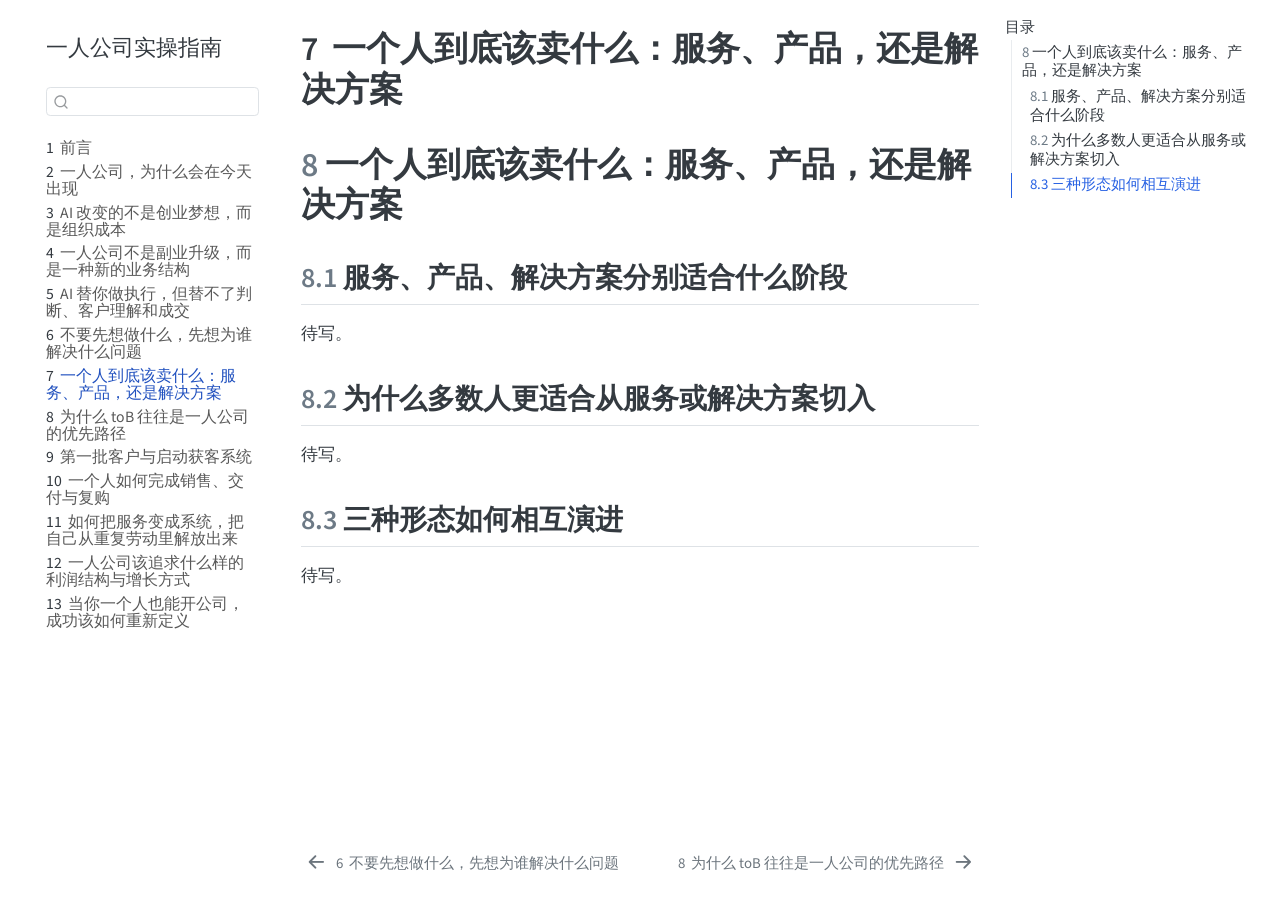
<file: docs/_book/chapters/06-what-to-sell.html>
<!DOCTYPE html>
<html xmlns="http://www.w3.org/1999/xhtml" lang="zh-CN" xml:lang="zh-CN"><head>

<meta charset="utf-8">
<meta name="generator" content="quarto-1.9.36">

<meta name="viewport" content="width=device-width, initial-scale=1.0, user-scalable=yes">


<title>7&nbsp; 一个人到底该卖什么：服务、产品，还是解决方案 – 一人公司实操指南</title>
<style>
/* Default styles provided by pandoc.
** See https://pandoc.org/MANUAL.html#variables-for-html for config info.
*/
code{white-space: pre-wrap;}
span.smallcaps{font-variant: small-caps;}
div.columns{display: flex; gap: min(4vw, 1.5em);}
div.column{flex: auto; overflow-x: auto;}
div.hanging-indent{margin-left: 1.5em; text-indent: -1.5em;}
ul.task-list{list-style: none;}
ul.task-list li input[type="checkbox"] {
  width: 0.8em;
  margin: 0 0.8em 0.2em -1em; /* quarto-specific, see https://github.com/quarto-dev/quarto-cli/issues/4556 */ 
  vertical-align: middle;
}
</style>


<script src="../site_libs/quarto-nav/quarto-nav.js"></script>
<script src="../site_libs/quarto-nav/headroom.min.js"></script>
<script src="../site_libs/clipboard/clipboard.min.js"></script>
<script src="../site_libs/quarto-search/autocomplete.umd.js"></script>
<script src="../site_libs/quarto-search/fuse.min.js"></script>
<script src="../site_libs/quarto-search/quarto-search.js"></script>
<meta name="quarto:offset" content="../">
<link href="../chapters/07-why-tob.html" rel="next">
<link href="../chapters/05-problem-first.html" rel="prev">
<script src="../site_libs/quarto-html/quarto.js" type="module"></script>
<script src="../site_libs/quarto-html/tabsets/tabsets.js" type="module"></script>
<script src="../site_libs/quarto-html/popper.min.js"></script>
<script src="../site_libs/quarto-html/tippy.umd.min.js"></script>
<script src="../site_libs/quarto-html/anchor.min.js"></script>
<link href="../site_libs/quarto-html/tippy.css" rel="stylesheet">
<link href="../site_libs/quarto-html/quarto-syntax-highlighting-845c23b38eaddc0f92fda52bfe77a8c8.css" rel="stylesheet" id="quarto-text-highlighting-styles">
<script src="../site_libs/bootstrap/bootstrap.min.js"></script>
<link href="../site_libs/bootstrap/bootstrap-icons.css" rel="stylesheet">
<link href="../site_libs/bootstrap/bootstrap-58276482662871cc8d60039e88772c07.min.css" rel="stylesheet" append-hash="true" id="quarto-bootstrap" data-mode="light">
<script id="quarto-search-options" type="application/json">{
  "location": "sidebar",
  "copy-button": false,
  "collapse-after": 3,
  "panel-placement": "start",
  "type": "textbox",
  "limit": 50,
  "keyboard-shortcut": [
    "f",
    "/",
    "s"
  ],
  "show-item-context": false,
  "language": {
    "search-no-results-text": "没有结果",
    "search-matching-documents-text": "匹配的文档",
    "search-copy-link-title": "复制搜索链接",
    "search-hide-matches-text": "隐藏其它匹配结果",
    "search-more-match-text": "更多匹配结果",
    "search-more-matches-text": "更多匹配结果",
    "search-clear-button-title": "清除",
    "search-text-placeholder": "",
    "search-detached-cancel-button-title": "取消",
    "search-submit-button-title": "提交",
    "search-label": "搜索"
  }
}</script>


</head>

<body class="nav-sidebar floating quarto-light">

<div id="quarto-search-results"></div>
  <header id="quarto-header" class="headroom fixed-top">
  <nav class="quarto-secondary-nav">
    <div class="container-fluid d-flex">
      <button type="button" class="quarto-btn-toggle btn" data-bs-toggle="collapse" role="button" data-bs-target=".quarto-sidebar-collapse-item" aria-controls="quarto-sidebar" aria-expanded="false" aria-label="展开或折叠侧边栏导航" onclick="if (window.quartoToggleHeadroom) { window.quartoToggleHeadroom(); }">
        <i class="bi bi-layout-text-sidebar-reverse"></i>
      </button>
        <nav class="quarto-page-breadcrumbs" aria-label="breadcrumb"><ol class="breadcrumb"><li class="breadcrumb-item"><a href="../chapters/06-what-to-sell.html"><span class="chapter-number">7</span>&nbsp; <span class="chapter-title">一个人到底该卖什么：服务、产品，还是解决方案</span></a></li></ol></nav>
        <a class="flex-grow-1" role="navigation" data-bs-toggle="collapse" data-bs-target=".quarto-sidebar-collapse-item" aria-controls="quarto-sidebar" aria-expanded="false" aria-label="展开或折叠侧边栏导航" onclick="if (window.quartoToggleHeadroom) { window.quartoToggleHeadroom(); }">      
        </a>
      <button type="button" class="btn quarto-search-button" aria-label="搜索" onclick="window.quartoOpenSearch();">
        <i class="bi bi-search"></i>
      </button>
    </div>
  </nav>
</header>
<!-- content -->
<div id="quarto-content" class="quarto-container page-columns page-rows-contents page-layout-article">
<!-- sidebar -->
  <nav id="quarto-sidebar" class="sidebar collapse collapse-horizontal quarto-sidebar-collapse-item sidebar-navigation floating overflow-auto">
    <div class="pt-lg-2 mt-2 text-left sidebar-header">
    <div class="sidebar-title mb-0 py-0">
      <a href="../">一人公司实操指南</a> 
    </div>
      </div>
        <div class="mt-2 flex-shrink-0 align-items-center">
        <div class="sidebar-search">
        <div id="quarto-search" class="" title="搜索"></div>
        </div>
        </div>
    <div class="sidebar-menu-container"> 
    <ul class="list-unstyled mt-1">
        <li class="sidebar-item">
  <div class="sidebar-item-container"> 
  <a href="../index.html" class="sidebar-item-text sidebar-link">
 <span class="menu-text"><span class="chapter-number">1</span>&nbsp; <span class="chapter-title">前言</span></span></a>
  </div>
</li>
        <li class="sidebar-item">
  <div class="sidebar-item-container"> 
  <a href="../chapters/01-why-now.html" class="sidebar-item-text sidebar-link">
 <span class="menu-text"><span class="chapter-number">2</span>&nbsp; <span class="chapter-title">一人公司，为什么会在今天出现</span></span></a>
  </div>
</li>
        <li class="sidebar-item">
  <div class="sidebar-item-container"> 
  <a href="../chapters/02-org-cost.html" class="sidebar-item-text sidebar-link">
 <span class="menu-text"><span class="chapter-number">3</span>&nbsp; <span class="chapter-title">AI 改变的不是创业梦想，而是组织成本</span></span></a>
  </div>
</li>
        <li class="sidebar-item">
  <div class="sidebar-item-container"> 
  <a href="../chapters/03-business-structure.html" class="sidebar-item-text sidebar-link">
 <span class="menu-text"><span class="chapter-number">4</span>&nbsp; <span class="chapter-title">一人公司不是副业升级，而是一种新的业务结构</span></span></a>
  </div>
</li>
        <li class="sidebar-item">
  <div class="sidebar-item-container"> 
  <a href="../chapters/04-judgment.html" class="sidebar-item-text sidebar-link">
 <span class="menu-text"><span class="chapter-number">5</span>&nbsp; <span class="chapter-title">AI 替你做执行，但替不了判断、客户理解和成交</span></span></a>
  </div>
</li>
        <li class="sidebar-item">
  <div class="sidebar-item-container"> 
  <a href="../chapters/05-problem-first.html" class="sidebar-item-text sidebar-link">
 <span class="menu-text"><span class="chapter-number">6</span>&nbsp; <span class="chapter-title">不要先想做什么，先想为谁解决什么问题</span></span></a>
  </div>
</li>
        <li class="sidebar-item">
  <div class="sidebar-item-container"> 
  <a href="../chapters/06-what-to-sell.html" class="sidebar-item-text sidebar-link active">
 <span class="menu-text"><span class="chapter-number">7</span>&nbsp; <span class="chapter-title">一个人到底该卖什么：服务、产品，还是解决方案</span></span></a>
  </div>
</li>
        <li class="sidebar-item">
  <div class="sidebar-item-container"> 
  <a href="../chapters/07-why-tob.html" class="sidebar-item-text sidebar-link">
 <span class="menu-text"><span class="chapter-number">8</span>&nbsp; <span class="chapter-title">为什么 toB 往往是一人公司的优先路径</span></span></a>
  </div>
</li>
        <li class="sidebar-item">
  <div class="sidebar-item-container"> 
  <a href="../chapters/08-first-customers.html" class="sidebar-item-text sidebar-link">
 <span class="menu-text"><span class="chapter-number">9</span>&nbsp; <span class="chapter-title">第一批客户与启动获客系统</span></span></a>
  </div>
</li>
        <li class="sidebar-item">
  <div class="sidebar-item-container"> 
  <a href="../chapters/09-sales-delivery-renewal.html" class="sidebar-item-text sidebar-link">
 <span class="menu-text"><span class="chapter-number">10</span>&nbsp; <span class="chapter-title">一个人如何完成销售、交付与复购</span></span></a>
  </div>
</li>
        <li class="sidebar-item">
  <div class="sidebar-item-container"> 
  <a href="../chapters/10-systemize-service.html" class="sidebar-item-text sidebar-link">
 <span class="menu-text"><span class="chapter-number">11</span>&nbsp; <span class="chapter-title">如何把服务变成系统，把自己从重复劳动里解放出来</span></span></a>
  </div>
</li>
        <li class="sidebar-item">
  <div class="sidebar-item-container"> 
  <a href="../chapters/11-profit-growth.html" class="sidebar-item-text sidebar-link">
 <span class="menu-text"><span class="chapter-number">12</span>&nbsp; <span class="chapter-title">一人公司该追求什么样的利润结构与增长方式</span></span></a>
  </div>
</li>
        <li class="sidebar-item">
  <div class="sidebar-item-container"> 
  <a href="../chapters/12-redefine-success.html" class="sidebar-item-text sidebar-link">
 <span class="menu-text"><span class="chapter-number">13</span>&nbsp; <span class="chapter-title">当你一个人也能开公司，成功该如何重新定义</span></span></a>
  </div>
</li>
    </ul>
    </div>
</nav>
<div id="quarto-sidebar-glass" class="quarto-sidebar-collapse-item" data-bs-toggle="collapse" data-bs-target=".quarto-sidebar-collapse-item"></div>
<!-- margin-sidebar -->
    <div id="quarto-margin-sidebar" class="sidebar margin-sidebar">
        <nav id="TOC" role="doc-toc" class="toc-active">
    <h2 id="toc-title">目录</h2>
   
  <ul>
  <li><a href="#一个人到底该卖什么服务产品还是解决方案" id="toc-一个人到底该卖什么服务产品还是解决方案" class="nav-link active" data-scroll-target="#一个人到底该卖什么服务产品还是解决方案"><span class="header-section-number">8</span> 一个人到底该卖什么：服务、产品，还是解决方案</a>
  <ul class="collapse">
  <li><a href="#服务产品解决方案分别适合什么阶段" id="toc-服务产品解决方案分别适合什么阶段" class="nav-link" data-scroll-target="#服务产品解决方案分别适合什么阶段"><span class="header-section-number">8.1</span> 服务、产品、解决方案分别适合什么阶段</a></li>
  <li><a href="#为什么多数人更适合从服务或解决方案切入" id="toc-为什么多数人更适合从服务或解决方案切入" class="nav-link" data-scroll-target="#为什么多数人更适合从服务或解决方案切入"><span class="header-section-number">8.2</span> 为什么多数人更适合从服务或解决方案切入</a></li>
  <li><a href="#三种形态如何相互演进" id="toc-三种形态如何相互演进" class="nav-link" data-scroll-target="#三种形态如何相互演进"><span class="header-section-number">8.3</span> 三种形态如何相互演进</a></li>
  </ul></li>
  </ul>
</nav>
    </div>
<!-- main -->
<main class="content" id="quarto-document-content">

<header id="title-block-header" class="quarto-title-block default">
<div class="quarto-title">
<h1 class="title"><span class="chapter-number">7</span>&nbsp; <span class="chapter-title">一个人到底该卖什么：服务、产品，还是解决方案</span></h1>
</div>



<div class="quarto-title-meta">

    
  
    
  </div>
  


</header>


<section id="一个人到底该卖什么服务产品还是解决方案" class="level1" data-number="8">
<h1 data-number="8"><span class="header-section-number">8</span> 一个人到底该卖什么：服务、产品，还是解决方案</h1>
<section id="服务产品解决方案分别适合什么阶段" class="level2" data-number="8.1">
<h2 data-number="8.1" class="anchored" data-anchor-id="服务产品解决方案分别适合什么阶段"><span class="header-section-number">8.1</span> 服务、产品、解决方案分别适合什么阶段</h2>
<p>待写。</p>
</section>
<section id="为什么多数人更适合从服务或解决方案切入" class="level2" data-number="8.2">
<h2 data-number="8.2" class="anchored" data-anchor-id="为什么多数人更适合从服务或解决方案切入"><span class="header-section-number">8.2</span> 为什么多数人更适合从服务或解决方案切入</h2>
<p>待写。</p>
</section>
<section id="三种形态如何相互演进" class="level2" data-number="8.3">
<h2 data-number="8.3" class="anchored" data-anchor-id="三种形态如何相互演进"><span class="header-section-number">8.3</span> 三种形态如何相互演进</h2>
<p>待写。</p>


</section>
</section>

</main> <!-- /main -->
<script id="quarto-html-after-body" type="application/javascript">
  window.document.addEventListener("DOMContentLoaded", function (event) {
    const icon = "";
    const anchorJS = new window.AnchorJS();
    anchorJS.options = {
      placement: 'right',
      icon: icon
    };
    anchorJS.add('.anchored');
    const isCodeAnnotation = (el) => {
      for (const clz of el.classList) {
        if (clz.startsWith('code-annotation-')) {                     
          return true;
        }
      }
      return false;
    }
    const onCopySuccess = function(e) {
      // button target
      const button = e.trigger;
      // don't keep focus
      button.blur();
      // flash "checked"
      button.classList.add('code-copy-button-checked');
      var currentTitle = button.getAttribute("title");
      button.setAttribute("title", "已复制");
      let tooltip;
      if (window.bootstrap) {
        button.setAttribute("data-bs-toggle", "tooltip");
        button.setAttribute("data-bs-placement", "left");
        button.setAttribute("data-bs-title", "已复制");
        tooltip = new bootstrap.Tooltip(button, 
          { trigger: "manual", 
            customClass: "code-copy-button-tooltip",
            offset: [0, -8]});
        tooltip.show();    
      }
      setTimeout(function() {
        if (tooltip) {
          tooltip.hide();
          button.removeAttribute("data-bs-title");
          button.removeAttribute("data-bs-toggle");
          button.removeAttribute("data-bs-placement");
        }
        button.setAttribute("title", currentTitle);
        button.classList.remove('code-copy-button-checked');
      }, 1000);
      // clear code selection
      e.clearSelection();
    }
    const getTextToCopy = function(trigger) {
      const outerScaffold = trigger.parentElement.cloneNode(true);
      const codeEl = outerScaffold.querySelector('code');
      for (const childEl of codeEl.children) {
        if (isCodeAnnotation(childEl)) {
          childEl.remove();
        }
      }
      return codeEl.innerText;
    }
    const clipboard = new window.ClipboardJS('.code-copy-button:not([data-in-quarto-modal])', {
      text: getTextToCopy
    });
    clipboard.on('success', onCopySuccess);
    if (window.document.getElementById('quarto-embedded-source-code-modal')) {
      const clipboardModal = new window.ClipboardJS('.code-copy-button[data-in-quarto-modal]', {
        text: getTextToCopy,
        container: window.document.getElementById('quarto-embedded-source-code-modal')
      });
      clipboardModal.on('success', onCopySuccess);
    }
      var localhostRegex = new RegExp(/^(?:http|https):\/\/localhost\:?[0-9]*\//);
      var mailtoRegex = new RegExp(/^mailto:/);
        var filterRegex = new RegExp('/' + window.location.host + '/');
      var isInternal = (href) => {
          return filterRegex.test(href) || localhostRegex.test(href) || mailtoRegex.test(href);
      }
      // Inspect non-navigation links and adorn them if external
     var links = window.document.querySelectorAll('a[href]:not(.nav-link):not(.navbar-brand):not(.toc-action):not(.sidebar-link):not(.sidebar-item-toggle):not(.pagination-link):not(.no-external):not([aria-hidden]):not(.dropdown-item):not(.quarto-navigation-tool):not(.about-link)');
      for (var i=0; i<links.length; i++) {
        const link = links[i];
        if (!isInternal(link.href)) {
          // undo the damage that might have been done by quarto-nav.js in the case of
          // links that we want to consider external
          if (link.dataset.originalHref !== undefined) {
            link.href = link.dataset.originalHref;
          }
        }
      }
    function tippyHover(el, contentFn, onTriggerFn, onUntriggerFn) {
      const config = {
        allowHTML: true,
        maxWidth: 500,
        delay: 100,
        arrow: false,
        appendTo: function(el) {
            return el.parentElement;
        },
        interactive: true,
        interactiveBorder: 10,
        theme: 'quarto',
        placement: 'bottom-start',
      };
      if (contentFn) {
        config.content = contentFn;
      }
      if (onTriggerFn) {
        config.onTrigger = onTriggerFn;
      }
      if (onUntriggerFn) {
        config.onUntrigger = onUntriggerFn;
      }
      window.tippy(el, config); 
    }
    const noterefs = window.document.querySelectorAll('a[role="doc-noteref"]');
    for (var i=0; i<noterefs.length; i++) {
      const ref = noterefs[i];
      tippyHover(ref, function() {
        // use id or data attribute instead here
        let href = ref.getAttribute('data-footnote-href') || ref.getAttribute('href');
        try { href = new URL(href).hash; } catch {}
        const id = href.replace(/^#\/?/, "");
        const note = window.document.getElementById(id);
        if (note) {
          return note.innerHTML;
        } else {
          return "";
        }
      });
    }
    const xrefs = window.document.querySelectorAll('a.quarto-xref');
    const processXRef = (id, note) => {
      // Strip column container classes
      const stripColumnClz = (el) => {
        el.classList.remove("page-full", "page-columns");
        if (el.children) {
          for (const child of el.children) {
            stripColumnClz(child);
          }
        }
      }
      stripColumnClz(note)
      if (id === null || id.startsWith('sec-')) {
        // Special case sections, only their first couple elements
        const container = document.createElement("div");
        if (note.children && note.children.length > 2) {
          container.appendChild(note.children[0].cloneNode(true));
          for (let i = 1; i < note.children.length; i++) {
            const child = note.children[i];
            if (child.tagName === "P" && child.innerText === "") {
              continue;
            } else {
              container.appendChild(child.cloneNode(true));
              break;
            }
          }
          if (window.Quarto?.typesetMath) {
            window.Quarto.typesetMath(container);
          }
          return container.innerHTML
        } else {
          if (window.Quarto?.typesetMath) {
            window.Quarto.typesetMath(note);
          }
          return note.innerHTML;
        }
      } else {
        // Remove any anchor links if they are present
        const anchorLink = note.querySelector('a.anchorjs-link');
        if (anchorLink) {
          anchorLink.remove();
        }
        if (window.Quarto?.typesetMath) {
          window.Quarto.typesetMath(note);
        }
        if (note.classList.contains("callout")) {
          return note.outerHTML;
        } else {
          return note.innerHTML;
        }
      }
    }
    for (var i=0; i<xrefs.length; i++) {
      const xref = xrefs[i];
      tippyHover(xref, undefined, function(instance) {
        instance.disable();
        let url = xref.getAttribute('href');
        let hash = undefined; 
        if (url.startsWith('#')) {
          hash = url;
        } else {
          try { hash = new URL(url).hash; } catch {}
        }
        if (hash) {
          const id = hash.replace(/^#\/?/, "");
          const note = window.document.getElementById(id);
          if (note !== null) {
            try {
              const html = processXRef(id, note.cloneNode(true));
              instance.setContent(html);
            } finally {
              instance.enable();
              instance.show();
            }
          } else {
            // See if we can fetch this
            fetch(url.split('#')[0])
            .then(res => res.text())
            .then(html => {
              const parser = new DOMParser();
              const htmlDoc = parser.parseFromString(html, "text/html");
              const note = htmlDoc.getElementById(id);
              if (note !== null) {
                const html = processXRef(id, note);
                instance.setContent(html);
              } 
            }).finally(() => {
              instance.enable();
              instance.show();
            });
          }
        } else {
          // See if we can fetch a full url (with no hash to target)
          // This is a special case and we should probably do some content thinning / targeting
          fetch(url)
          .then(res => res.text())
          .then(html => {
            const parser = new DOMParser();
            const htmlDoc = parser.parseFromString(html, "text/html");
            const note = htmlDoc.querySelector('main.content');
            if (note !== null) {
              // This should only happen for chapter cross references
              // (since there is no id in the URL)
              // remove the first header
              if (note.children.length > 0 && note.children[0].tagName === "HEADER") {
                note.children[0].remove();
              }
              const html = processXRef(null, note);
              instance.setContent(html);
            } 
          }).finally(() => {
            instance.enable();
            instance.show();
          });
        }
      }, function(instance) {
      });
    }
        let selectedAnnoteEl;
        const selectorForAnnotation = ( cell, annotation) => {
          let cellAttr = 'data-code-cell="' + cell + '"';
          let lineAttr = 'data-code-annotation="' +  annotation + '"';
          const selector = 'span[' + cellAttr + '][' + lineAttr + ']';
          return selector;
        }
        const selectCodeLines = (annoteEl) => {
          const doc = window.document;
          const targetCell = annoteEl.getAttribute("data-target-cell");
          const targetAnnotation = annoteEl.getAttribute("data-target-annotation");
          const annoteSpan = window.document.querySelector(selectorForAnnotation(targetCell, targetAnnotation));
          const lines = annoteSpan.getAttribute("data-code-lines").split(",");
          const lineIds = lines.map((line) => {
            return targetCell + "-" + line;
          })
          let top = null;
          let height = null;
          let parent = null;
          if (lineIds.length > 0) {
              //compute the position of the single el (top and bottom and make a div)
              const el = window.document.getElementById(lineIds[0]);
              top = el.offsetTop;
              height = el.offsetHeight;
              parent = el.parentElement.parentElement;
            if (lineIds.length > 1) {
              const lastEl = window.document.getElementById(lineIds[lineIds.length - 1]);
              const bottom = lastEl.offsetTop + lastEl.offsetHeight;
              height = bottom - top;
            }
            if (top !== null && height !== null && parent !== null) {
              // cook up a div (if necessary) and position it 
              let div = window.document.getElementById("code-annotation-line-highlight");
              if (div === null) {
                div = window.document.createElement("div");
                div.setAttribute("id", "code-annotation-line-highlight");
                div.style.position = 'absolute';
                parent.appendChild(div);
              }
              div.style.top = top - 2 + "px";
              div.style.height = height + 4 + "px";
              div.style.left = 0;
              let gutterDiv = window.document.getElementById("code-annotation-line-highlight-gutter");
              if (gutterDiv === null) {
                gutterDiv = window.document.createElement("div");
                gutterDiv.setAttribute("id", "code-annotation-line-highlight-gutter");
                gutterDiv.style.position = 'absolute';
                const codeCell = window.document.getElementById(targetCell);
                const gutter = codeCell.querySelector('.code-annotation-gutter');
                gutter.appendChild(gutterDiv);
              }
              gutterDiv.style.top = top - 2 + "px";
              gutterDiv.style.height = height + 4 + "px";
            }
            selectedAnnoteEl = annoteEl;
          }
        };
        const unselectCodeLines = () => {
          const elementsIds = ["code-annotation-line-highlight", "code-annotation-line-highlight-gutter"];
          elementsIds.forEach((elId) => {
            const div = window.document.getElementById(elId);
            if (div) {
              div.remove();
            }
          });
          selectedAnnoteEl = undefined;
        };
          // Handle positioning of the toggle
      window.addEventListener(
        "resize",
        throttle(() => {
          elRect = undefined;
          if (selectedAnnoteEl) {
            selectCodeLines(selectedAnnoteEl);
          }
        }, 10)
      );
      function throttle(fn, ms) {
      let throttle = false;
      let timer;
        return (...args) => {
          if(!throttle) { // first call gets through
              fn.apply(this, args);
              throttle = true;
          } else { // all the others get throttled
              if(timer) clearTimeout(timer); // cancel #2
              timer = setTimeout(() => {
                fn.apply(this, args);
                timer = throttle = false;
              }, ms);
          }
        };
      }
        // Attach click handler to the DT
        const annoteDls = window.document.querySelectorAll('dt[data-target-cell]');
        for (const annoteDlNode of annoteDls) {
          annoteDlNode.addEventListener('click', (event) => {
            const clickedEl = event.target;
            if (clickedEl !== selectedAnnoteEl) {
              unselectCodeLines();
              const activeEl = window.document.querySelector('dt[data-target-cell].code-annotation-active');
              if (activeEl) {
                activeEl.classList.remove('code-annotation-active');
              }
              selectCodeLines(clickedEl);
              clickedEl.classList.add('code-annotation-active');
            } else {
              // Unselect the line
              unselectCodeLines();
              clickedEl.classList.remove('code-annotation-active');
            }
          });
        }
    const findCites = (el) => {
      const parentEl = el.parentElement;
      if (parentEl) {
        const cites = parentEl.dataset.cites;
        if (cites) {
          return {
            el,
            cites: cites.split(' ')
          };
        } else {
          return findCites(el.parentElement)
        }
      } else {
        return undefined;
      }
    };
    var bibliorefs = window.document.querySelectorAll('a[role="doc-biblioref"]');
    for (var i=0; i<bibliorefs.length; i++) {
      const ref = bibliorefs[i];
      const citeInfo = findCites(ref);
      if (citeInfo) {
        tippyHover(citeInfo.el, function() {
          var popup = window.document.createElement('div');
          citeInfo.cites.forEach(function(cite) {
            var citeDiv = window.document.createElement('div');
            citeDiv.classList.add('hanging-indent');
            citeDiv.classList.add('csl-entry');
            var biblioDiv = window.document.getElementById('ref-' + cite);
            if (biblioDiv) {
              citeDiv.innerHTML = biblioDiv.innerHTML;
            }
            popup.appendChild(citeDiv);
          });
          return popup.innerHTML;
        });
      }
    }
  });
  </script>
<nav class="page-navigation">
  <div class="nav-page nav-page-previous">
      <a href="../chapters/05-problem-first.html" class="pagination-link" aria-label="不要先想做什么，先想为谁解决什么问题">
        <i class="bi bi-arrow-left-short"></i> <span class="nav-page-text"><span class="chapter-number">6</span>&nbsp; <span class="chapter-title">不要先想做什么，先想为谁解决什么问题</span></span>
      </a>          
  </div>
  <div class="nav-page nav-page-next">
      <a href="../chapters/07-why-tob.html" class="pagination-link" aria-label="为什么 toB 往往是一人公司的优先路径">
        <span class="nav-page-text"><span class="chapter-number">8</span>&nbsp; <span class="chapter-title">为什么 toB 往往是一人公司的优先路径</span></span> <i class="bi bi-arrow-right-short"></i>
      </a>
  </div>
</nav>
</div> <!-- /content -->




</body></html>
</file>
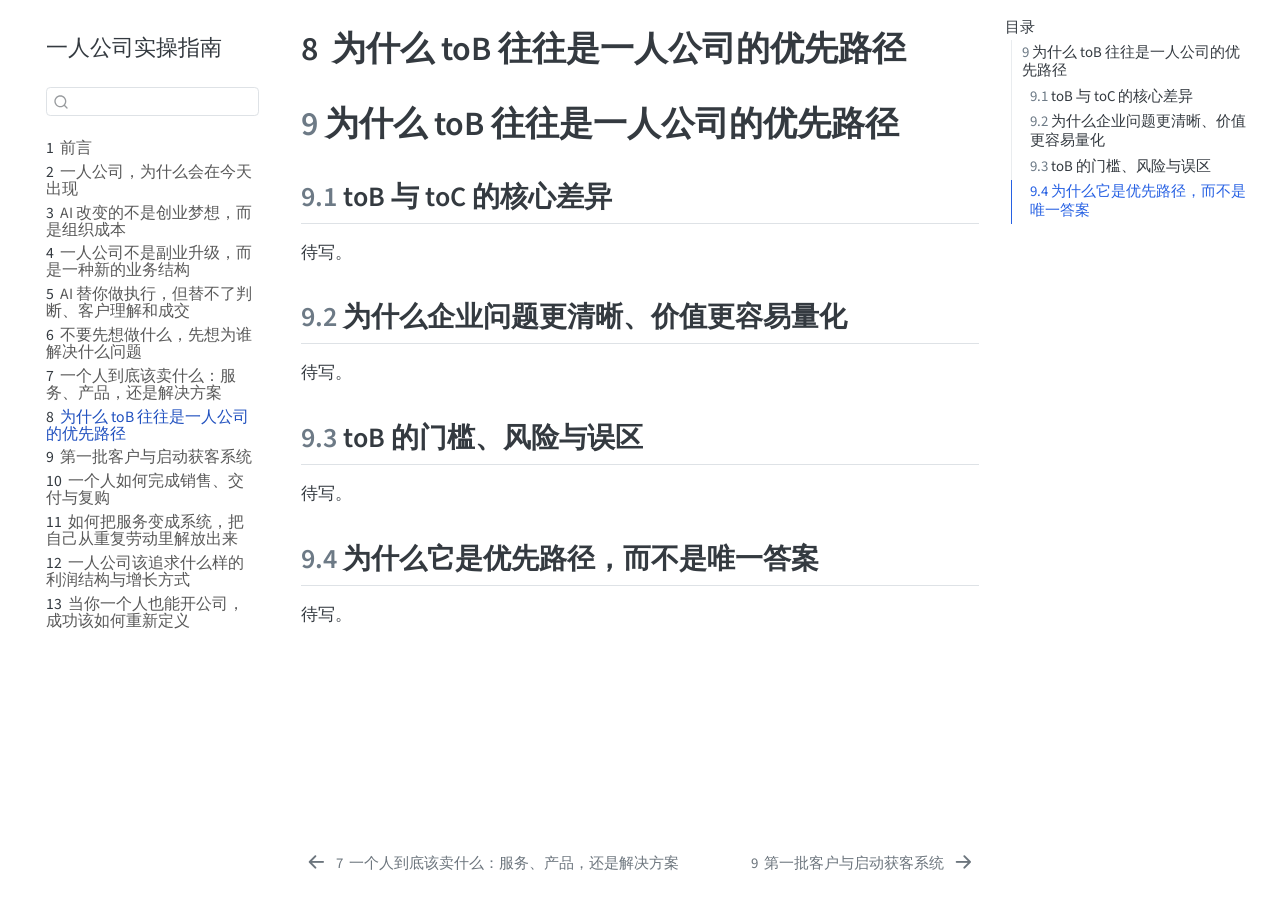
<file: docs/_book/chapters/07-why-tob.html>
<!DOCTYPE html>
<html xmlns="http://www.w3.org/1999/xhtml" lang="zh-CN" xml:lang="zh-CN"><head>

<meta charset="utf-8">
<meta name="generator" content="quarto-1.9.36">

<meta name="viewport" content="width=device-width, initial-scale=1.0, user-scalable=yes">


<title>8&nbsp; 为什么 toB 往往是一人公司的优先路径 – 一人公司实操指南</title>
<style>
/* Default styles provided by pandoc.
** See https://pandoc.org/MANUAL.html#variables-for-html for config info.
*/
code{white-space: pre-wrap;}
span.smallcaps{font-variant: small-caps;}
div.columns{display: flex; gap: min(4vw, 1.5em);}
div.column{flex: auto; overflow-x: auto;}
div.hanging-indent{margin-left: 1.5em; text-indent: -1.5em;}
ul.task-list{list-style: none;}
ul.task-list li input[type="checkbox"] {
  width: 0.8em;
  margin: 0 0.8em 0.2em -1em; /* quarto-specific, see https://github.com/quarto-dev/quarto-cli/issues/4556 */ 
  vertical-align: middle;
}
</style>


<script src="../site_libs/quarto-nav/quarto-nav.js"></script>
<script src="../site_libs/quarto-nav/headroom.min.js"></script>
<script src="../site_libs/clipboard/clipboard.min.js"></script>
<script src="../site_libs/quarto-search/autocomplete.umd.js"></script>
<script src="../site_libs/quarto-search/fuse.min.js"></script>
<script src="../site_libs/quarto-search/quarto-search.js"></script>
<meta name="quarto:offset" content="../">
<link href="../chapters/08-first-customers.html" rel="next">
<link href="../chapters/06-what-to-sell.html" rel="prev">
<script src="../site_libs/quarto-html/quarto.js" type="module"></script>
<script src="../site_libs/quarto-html/tabsets/tabsets.js" type="module"></script>
<script src="../site_libs/quarto-html/popper.min.js"></script>
<script src="../site_libs/quarto-html/tippy.umd.min.js"></script>
<script src="../site_libs/quarto-html/anchor.min.js"></script>
<link href="../site_libs/quarto-html/tippy.css" rel="stylesheet">
<link href="../site_libs/quarto-html/quarto-syntax-highlighting-845c23b38eaddc0f92fda52bfe77a8c8.css" rel="stylesheet" id="quarto-text-highlighting-styles">
<script src="../site_libs/bootstrap/bootstrap.min.js"></script>
<link href="../site_libs/bootstrap/bootstrap-icons.css" rel="stylesheet">
<link href="../site_libs/bootstrap/bootstrap-58276482662871cc8d60039e88772c07.min.css" rel="stylesheet" append-hash="true" id="quarto-bootstrap" data-mode="light">
<script id="quarto-search-options" type="application/json">{
  "location": "sidebar",
  "copy-button": false,
  "collapse-after": 3,
  "panel-placement": "start",
  "type": "textbox",
  "limit": 50,
  "keyboard-shortcut": [
    "f",
    "/",
    "s"
  ],
  "show-item-context": false,
  "language": {
    "search-no-results-text": "没有结果",
    "search-matching-documents-text": "匹配的文档",
    "search-copy-link-title": "复制搜索链接",
    "search-hide-matches-text": "隐藏其它匹配结果",
    "search-more-match-text": "更多匹配结果",
    "search-more-matches-text": "更多匹配结果",
    "search-clear-button-title": "清除",
    "search-text-placeholder": "",
    "search-detached-cancel-button-title": "取消",
    "search-submit-button-title": "提交",
    "search-label": "搜索"
  }
}</script>


</head>

<body class="nav-sidebar floating quarto-light">

<div id="quarto-search-results"></div>
  <header id="quarto-header" class="headroom fixed-top">
  <nav class="quarto-secondary-nav">
    <div class="container-fluid d-flex">
      <button type="button" class="quarto-btn-toggle btn" data-bs-toggle="collapse" role="button" data-bs-target=".quarto-sidebar-collapse-item" aria-controls="quarto-sidebar" aria-expanded="false" aria-label="展开或折叠侧边栏导航" onclick="if (window.quartoToggleHeadroom) { window.quartoToggleHeadroom(); }">
        <i class="bi bi-layout-text-sidebar-reverse"></i>
      </button>
        <nav class="quarto-page-breadcrumbs" aria-label="breadcrumb"><ol class="breadcrumb"><li class="breadcrumb-item"><a href="../chapters/07-why-tob.html"><span class="chapter-number">8</span>&nbsp; <span class="chapter-title">为什么 toB 往往是一人公司的优先路径</span></a></li></ol></nav>
        <a class="flex-grow-1" role="navigation" data-bs-toggle="collapse" data-bs-target=".quarto-sidebar-collapse-item" aria-controls="quarto-sidebar" aria-expanded="false" aria-label="展开或折叠侧边栏导航" onclick="if (window.quartoToggleHeadroom) { window.quartoToggleHeadroom(); }">      
        </a>
      <button type="button" class="btn quarto-search-button" aria-label="搜索" onclick="window.quartoOpenSearch();">
        <i class="bi bi-search"></i>
      </button>
    </div>
  </nav>
</header>
<!-- content -->
<div id="quarto-content" class="quarto-container page-columns page-rows-contents page-layout-article">
<!-- sidebar -->
  <nav id="quarto-sidebar" class="sidebar collapse collapse-horizontal quarto-sidebar-collapse-item sidebar-navigation floating overflow-auto">
    <div class="pt-lg-2 mt-2 text-left sidebar-header">
    <div class="sidebar-title mb-0 py-0">
      <a href="../">一人公司实操指南</a> 
    </div>
      </div>
        <div class="mt-2 flex-shrink-0 align-items-center">
        <div class="sidebar-search">
        <div id="quarto-search" class="" title="搜索"></div>
        </div>
        </div>
    <div class="sidebar-menu-container"> 
    <ul class="list-unstyled mt-1">
        <li class="sidebar-item">
  <div class="sidebar-item-container"> 
  <a href="../index.html" class="sidebar-item-text sidebar-link">
 <span class="menu-text"><span class="chapter-number">1</span>&nbsp; <span class="chapter-title">前言</span></span></a>
  </div>
</li>
        <li class="sidebar-item">
  <div class="sidebar-item-container"> 
  <a href="../chapters/01-why-now.html" class="sidebar-item-text sidebar-link">
 <span class="menu-text"><span class="chapter-number">2</span>&nbsp; <span class="chapter-title">一人公司，为什么会在今天出现</span></span></a>
  </div>
</li>
        <li class="sidebar-item">
  <div class="sidebar-item-container"> 
  <a href="../chapters/02-org-cost.html" class="sidebar-item-text sidebar-link">
 <span class="menu-text"><span class="chapter-number">3</span>&nbsp; <span class="chapter-title">AI 改变的不是创业梦想，而是组织成本</span></span></a>
  </div>
</li>
        <li class="sidebar-item">
  <div class="sidebar-item-container"> 
  <a href="../chapters/03-business-structure.html" class="sidebar-item-text sidebar-link">
 <span class="menu-text"><span class="chapter-number">4</span>&nbsp; <span class="chapter-title">一人公司不是副业升级，而是一种新的业务结构</span></span></a>
  </div>
</li>
        <li class="sidebar-item">
  <div class="sidebar-item-container"> 
  <a href="../chapters/04-judgment.html" class="sidebar-item-text sidebar-link">
 <span class="menu-text"><span class="chapter-number">5</span>&nbsp; <span class="chapter-title">AI 替你做执行，但替不了判断、客户理解和成交</span></span></a>
  </div>
</li>
        <li class="sidebar-item">
  <div class="sidebar-item-container"> 
  <a href="../chapters/05-problem-first.html" class="sidebar-item-text sidebar-link">
 <span class="menu-text"><span class="chapter-number">6</span>&nbsp; <span class="chapter-title">不要先想做什么，先想为谁解决什么问题</span></span></a>
  </div>
</li>
        <li class="sidebar-item">
  <div class="sidebar-item-container"> 
  <a href="../chapters/06-what-to-sell.html" class="sidebar-item-text sidebar-link">
 <span class="menu-text"><span class="chapter-number">7</span>&nbsp; <span class="chapter-title">一个人到底该卖什么：服务、产品，还是解决方案</span></span></a>
  </div>
</li>
        <li class="sidebar-item">
  <div class="sidebar-item-container"> 
  <a href="../chapters/07-why-tob.html" class="sidebar-item-text sidebar-link active">
 <span class="menu-text"><span class="chapter-number">8</span>&nbsp; <span class="chapter-title">为什么 toB 往往是一人公司的优先路径</span></span></a>
  </div>
</li>
        <li class="sidebar-item">
  <div class="sidebar-item-container"> 
  <a href="../chapters/08-first-customers.html" class="sidebar-item-text sidebar-link">
 <span class="menu-text"><span class="chapter-number">9</span>&nbsp; <span class="chapter-title">第一批客户与启动获客系统</span></span></a>
  </div>
</li>
        <li class="sidebar-item">
  <div class="sidebar-item-container"> 
  <a href="../chapters/09-sales-delivery-renewal.html" class="sidebar-item-text sidebar-link">
 <span class="menu-text"><span class="chapter-number">10</span>&nbsp; <span class="chapter-title">一个人如何完成销售、交付与复购</span></span></a>
  </div>
</li>
        <li class="sidebar-item">
  <div class="sidebar-item-container"> 
  <a href="../chapters/10-systemize-service.html" class="sidebar-item-text sidebar-link">
 <span class="menu-text"><span class="chapter-number">11</span>&nbsp; <span class="chapter-title">如何把服务变成系统，把自己从重复劳动里解放出来</span></span></a>
  </div>
</li>
        <li class="sidebar-item">
  <div class="sidebar-item-container"> 
  <a href="../chapters/11-profit-growth.html" class="sidebar-item-text sidebar-link">
 <span class="menu-text"><span class="chapter-number">12</span>&nbsp; <span class="chapter-title">一人公司该追求什么样的利润结构与增长方式</span></span></a>
  </div>
</li>
        <li class="sidebar-item">
  <div class="sidebar-item-container"> 
  <a href="../chapters/12-redefine-success.html" class="sidebar-item-text sidebar-link">
 <span class="menu-text"><span class="chapter-number">13</span>&nbsp; <span class="chapter-title">当你一个人也能开公司，成功该如何重新定义</span></span></a>
  </div>
</li>
    </ul>
    </div>
</nav>
<div id="quarto-sidebar-glass" class="quarto-sidebar-collapse-item" data-bs-toggle="collapse" data-bs-target=".quarto-sidebar-collapse-item"></div>
<!-- margin-sidebar -->
    <div id="quarto-margin-sidebar" class="sidebar margin-sidebar">
        <nav id="TOC" role="doc-toc" class="toc-active">
    <h2 id="toc-title">目录</h2>
   
  <ul>
  <li><a href="#为什么-tob-往往是一人公司的优先路径" id="toc-为什么-tob-往往是一人公司的优先路径" class="nav-link active" data-scroll-target="#为什么-tob-往往是一人公司的优先路径"><span class="header-section-number">9</span> 为什么 toB 往往是一人公司的优先路径</a>
  <ul class="collapse">
  <li><a href="#tob-与-toc-的核心差异" id="toc-tob-与-toc-的核心差异" class="nav-link" data-scroll-target="#tob-与-toc-的核心差异"><span class="header-section-number">9.1</span> toB 与 toC 的核心差异</a></li>
  <li><a href="#为什么企业问题更清晰价值更容易量化" id="toc-为什么企业问题更清晰价值更容易量化" class="nav-link" data-scroll-target="#为什么企业问题更清晰价值更容易量化"><span class="header-section-number">9.2</span> 为什么企业问题更清晰、价值更容易量化</a></li>
  <li><a href="#tob-的门槛风险与误区" id="toc-tob-的门槛风险与误区" class="nav-link" data-scroll-target="#tob-的门槛风险与误区"><span class="header-section-number">9.3</span> toB 的门槛、风险与误区</a></li>
  <li><a href="#为什么它是优先路径而不是唯一答案" id="toc-为什么它是优先路径而不是唯一答案" class="nav-link" data-scroll-target="#为什么它是优先路径而不是唯一答案"><span class="header-section-number">9.4</span> 为什么它是优先路径，而不是唯一答案</a></li>
  </ul></li>
  </ul>
</nav>
    </div>
<!-- main -->
<main class="content" id="quarto-document-content">

<header id="title-block-header" class="quarto-title-block default">
<div class="quarto-title">
<h1 class="title"><span class="chapter-number">8</span>&nbsp; <span class="chapter-title">为什么 toB 往往是一人公司的优先路径</span></h1>
</div>



<div class="quarto-title-meta">

    
  
    
  </div>
  


</header>


<section id="为什么-tob-往往是一人公司的优先路径" class="level1" data-number="9">
<h1 data-number="9"><span class="header-section-number">9</span> 为什么 toB 往往是一人公司的优先路径</h1>
<section id="tob-与-toc-的核心差异" class="level2" data-number="9.1">
<h2 data-number="9.1" class="anchored" data-anchor-id="tob-与-toc-的核心差异"><span class="header-section-number">9.1</span> toB 与 toC 的核心差异</h2>
<p>待写。</p>
</section>
<section id="为什么企业问题更清晰价值更容易量化" class="level2" data-number="9.2">
<h2 data-number="9.2" class="anchored" data-anchor-id="为什么企业问题更清晰价值更容易量化"><span class="header-section-number">9.2</span> 为什么企业问题更清晰、价值更容易量化</h2>
<p>待写。</p>
</section>
<section id="tob-的门槛风险与误区" class="level2" data-number="9.3">
<h2 data-number="9.3" class="anchored" data-anchor-id="tob-的门槛风险与误区"><span class="header-section-number">9.3</span> toB 的门槛、风险与误区</h2>
<p>待写。</p>
</section>
<section id="为什么它是优先路径而不是唯一答案" class="level2" data-number="9.4">
<h2 data-number="9.4" class="anchored" data-anchor-id="为什么它是优先路径而不是唯一答案"><span class="header-section-number">9.4</span> 为什么它是优先路径，而不是唯一答案</h2>
<p>待写。</p>


</section>
</section>

</main> <!-- /main -->
<script id="quarto-html-after-body" type="application/javascript">
  window.document.addEventListener("DOMContentLoaded", function (event) {
    const icon = "";
    const anchorJS = new window.AnchorJS();
    anchorJS.options = {
      placement: 'right',
      icon: icon
    };
    anchorJS.add('.anchored');
    const isCodeAnnotation = (el) => {
      for (const clz of el.classList) {
        if (clz.startsWith('code-annotation-')) {                     
          return true;
        }
      }
      return false;
    }
    const onCopySuccess = function(e) {
      // button target
      const button = e.trigger;
      // don't keep focus
      button.blur();
      // flash "checked"
      button.classList.add('code-copy-button-checked');
      var currentTitle = button.getAttribute("title");
      button.setAttribute("title", "已复制");
      let tooltip;
      if (window.bootstrap) {
        button.setAttribute("data-bs-toggle", "tooltip");
        button.setAttribute("data-bs-placement", "left");
        button.setAttribute("data-bs-title", "已复制");
        tooltip = new bootstrap.Tooltip(button, 
          { trigger: "manual", 
            customClass: "code-copy-button-tooltip",
            offset: [0, -8]});
        tooltip.show();    
      }
      setTimeout(function() {
        if (tooltip) {
          tooltip.hide();
          button.removeAttribute("data-bs-title");
          button.removeAttribute("data-bs-toggle");
          button.removeAttribute("data-bs-placement");
        }
        button.setAttribute("title", currentTitle);
        button.classList.remove('code-copy-button-checked');
      }, 1000);
      // clear code selection
      e.clearSelection();
    }
    const getTextToCopy = function(trigger) {
      const outerScaffold = trigger.parentElement.cloneNode(true);
      const codeEl = outerScaffold.querySelector('code');
      for (const childEl of codeEl.children) {
        if (isCodeAnnotation(childEl)) {
          childEl.remove();
        }
      }
      return codeEl.innerText;
    }
    const clipboard = new window.ClipboardJS('.code-copy-button:not([data-in-quarto-modal])', {
      text: getTextToCopy
    });
    clipboard.on('success', onCopySuccess);
    if (window.document.getElementById('quarto-embedded-source-code-modal')) {
      const clipboardModal = new window.ClipboardJS('.code-copy-button[data-in-quarto-modal]', {
        text: getTextToCopy,
        container: window.document.getElementById('quarto-embedded-source-code-modal')
      });
      clipboardModal.on('success', onCopySuccess);
    }
      var localhostRegex = new RegExp(/^(?:http|https):\/\/localhost\:?[0-9]*\//);
      var mailtoRegex = new RegExp(/^mailto:/);
        var filterRegex = new RegExp('/' + window.location.host + '/');
      var isInternal = (href) => {
          return filterRegex.test(href) || localhostRegex.test(href) || mailtoRegex.test(href);
      }
      // Inspect non-navigation links and adorn them if external
     var links = window.document.querySelectorAll('a[href]:not(.nav-link):not(.navbar-brand):not(.toc-action):not(.sidebar-link):not(.sidebar-item-toggle):not(.pagination-link):not(.no-external):not([aria-hidden]):not(.dropdown-item):not(.quarto-navigation-tool):not(.about-link)');
      for (var i=0; i<links.length; i++) {
        const link = links[i];
        if (!isInternal(link.href)) {
          // undo the damage that might have been done by quarto-nav.js in the case of
          // links that we want to consider external
          if (link.dataset.originalHref !== undefined) {
            link.href = link.dataset.originalHref;
          }
        }
      }
    function tippyHover(el, contentFn, onTriggerFn, onUntriggerFn) {
      const config = {
        allowHTML: true,
        maxWidth: 500,
        delay: 100,
        arrow: false,
        appendTo: function(el) {
            return el.parentElement;
        },
        interactive: true,
        interactiveBorder: 10,
        theme: 'quarto',
        placement: 'bottom-start',
      };
      if (contentFn) {
        config.content = contentFn;
      }
      if (onTriggerFn) {
        config.onTrigger = onTriggerFn;
      }
      if (onUntriggerFn) {
        config.onUntrigger = onUntriggerFn;
      }
      window.tippy(el, config); 
    }
    const noterefs = window.document.querySelectorAll('a[role="doc-noteref"]');
    for (var i=0; i<noterefs.length; i++) {
      const ref = noterefs[i];
      tippyHover(ref, function() {
        // use id or data attribute instead here
        let href = ref.getAttribute('data-footnote-href') || ref.getAttribute('href');
        try { href = new URL(href).hash; } catch {}
        const id = href.replace(/^#\/?/, "");
        const note = window.document.getElementById(id);
        if (note) {
          return note.innerHTML;
        } else {
          return "";
        }
      });
    }
    const xrefs = window.document.querySelectorAll('a.quarto-xref');
    const processXRef = (id, note) => {
      // Strip column container classes
      const stripColumnClz = (el) => {
        el.classList.remove("page-full", "page-columns");
        if (el.children) {
          for (const child of el.children) {
            stripColumnClz(child);
          }
        }
      }
      stripColumnClz(note)
      if (id === null || id.startsWith('sec-')) {
        // Special case sections, only their first couple elements
        const container = document.createElement("div");
        if (note.children && note.children.length > 2) {
          container.appendChild(note.children[0].cloneNode(true));
          for (let i = 1; i < note.children.length; i++) {
            const child = note.children[i];
            if (child.tagName === "P" && child.innerText === "") {
              continue;
            } else {
              container.appendChild(child.cloneNode(true));
              break;
            }
          }
          if (window.Quarto?.typesetMath) {
            window.Quarto.typesetMath(container);
          }
          return container.innerHTML
        } else {
          if (window.Quarto?.typesetMath) {
            window.Quarto.typesetMath(note);
          }
          return note.innerHTML;
        }
      } else {
        // Remove any anchor links if they are present
        const anchorLink = note.querySelector('a.anchorjs-link');
        if (anchorLink) {
          anchorLink.remove();
        }
        if (window.Quarto?.typesetMath) {
          window.Quarto.typesetMath(note);
        }
        if (note.classList.contains("callout")) {
          return note.outerHTML;
        } else {
          return note.innerHTML;
        }
      }
    }
    for (var i=0; i<xrefs.length; i++) {
      const xref = xrefs[i];
      tippyHover(xref, undefined, function(instance) {
        instance.disable();
        let url = xref.getAttribute('href');
        let hash = undefined; 
        if (url.startsWith('#')) {
          hash = url;
        } else {
          try { hash = new URL(url).hash; } catch {}
        }
        if (hash) {
          const id = hash.replace(/^#\/?/, "");
          const note = window.document.getElementById(id);
          if (note !== null) {
            try {
              const html = processXRef(id, note.cloneNode(true));
              instance.setContent(html);
            } finally {
              instance.enable();
              instance.show();
            }
          } else {
            // See if we can fetch this
            fetch(url.split('#')[0])
            .then(res => res.text())
            .then(html => {
              const parser = new DOMParser();
              const htmlDoc = parser.parseFromString(html, "text/html");
              const note = htmlDoc.getElementById(id);
              if (note !== null) {
                const html = processXRef(id, note);
                instance.setContent(html);
              } 
            }).finally(() => {
              instance.enable();
              instance.show();
            });
          }
        } else {
          // See if we can fetch a full url (with no hash to target)
          // This is a special case and we should probably do some content thinning / targeting
          fetch(url)
          .then(res => res.text())
          .then(html => {
            const parser = new DOMParser();
            const htmlDoc = parser.parseFromString(html, "text/html");
            const note = htmlDoc.querySelector('main.content');
            if (note !== null) {
              // This should only happen for chapter cross references
              // (since there is no id in the URL)
              // remove the first header
              if (note.children.length > 0 && note.children[0].tagName === "HEADER") {
                note.children[0].remove();
              }
              const html = processXRef(null, note);
              instance.setContent(html);
            } 
          }).finally(() => {
            instance.enable();
            instance.show();
          });
        }
      }, function(instance) {
      });
    }
        let selectedAnnoteEl;
        const selectorForAnnotation = ( cell, annotation) => {
          let cellAttr = 'data-code-cell="' + cell + '"';
          let lineAttr = 'data-code-annotation="' +  annotation + '"';
          const selector = 'span[' + cellAttr + '][' + lineAttr + ']';
          return selector;
        }
        const selectCodeLines = (annoteEl) => {
          const doc = window.document;
          const targetCell = annoteEl.getAttribute("data-target-cell");
          const targetAnnotation = annoteEl.getAttribute("data-target-annotation");
          const annoteSpan = window.document.querySelector(selectorForAnnotation(targetCell, targetAnnotation));
          const lines = annoteSpan.getAttribute("data-code-lines").split(",");
          const lineIds = lines.map((line) => {
            return targetCell + "-" + line;
          })
          let top = null;
          let height = null;
          let parent = null;
          if (lineIds.length > 0) {
              //compute the position of the single el (top and bottom and make a div)
              const el = window.document.getElementById(lineIds[0]);
              top = el.offsetTop;
              height = el.offsetHeight;
              parent = el.parentElement.parentElement;
            if (lineIds.length > 1) {
              const lastEl = window.document.getElementById(lineIds[lineIds.length - 1]);
              const bottom = lastEl.offsetTop + lastEl.offsetHeight;
              height = bottom - top;
            }
            if (top !== null && height !== null && parent !== null) {
              // cook up a div (if necessary) and position it 
              let div = window.document.getElementById("code-annotation-line-highlight");
              if (div === null) {
                div = window.document.createElement("div");
                div.setAttribute("id", "code-annotation-line-highlight");
                div.style.position = 'absolute';
                parent.appendChild(div);
              }
              div.style.top = top - 2 + "px";
              div.style.height = height + 4 + "px";
              div.style.left = 0;
              let gutterDiv = window.document.getElementById("code-annotation-line-highlight-gutter");
              if (gutterDiv === null) {
                gutterDiv = window.document.createElement("div");
                gutterDiv.setAttribute("id", "code-annotation-line-highlight-gutter");
                gutterDiv.style.position = 'absolute';
                const codeCell = window.document.getElementById(targetCell);
                const gutter = codeCell.querySelector('.code-annotation-gutter');
                gutter.appendChild(gutterDiv);
              }
              gutterDiv.style.top = top - 2 + "px";
              gutterDiv.style.height = height + 4 + "px";
            }
            selectedAnnoteEl = annoteEl;
          }
        };
        const unselectCodeLines = () => {
          const elementsIds = ["code-annotation-line-highlight", "code-annotation-line-highlight-gutter"];
          elementsIds.forEach((elId) => {
            const div = window.document.getElementById(elId);
            if (div) {
              div.remove();
            }
          });
          selectedAnnoteEl = undefined;
        };
          // Handle positioning of the toggle
      window.addEventListener(
        "resize",
        throttle(() => {
          elRect = undefined;
          if (selectedAnnoteEl) {
            selectCodeLines(selectedAnnoteEl);
          }
        }, 10)
      );
      function throttle(fn, ms) {
      let throttle = false;
      let timer;
        return (...args) => {
          if(!throttle) { // first call gets through
              fn.apply(this, args);
              throttle = true;
          } else { // all the others get throttled
              if(timer) clearTimeout(timer); // cancel #2
              timer = setTimeout(() => {
                fn.apply(this, args);
                timer = throttle = false;
              }, ms);
          }
        };
      }
        // Attach click handler to the DT
        const annoteDls = window.document.querySelectorAll('dt[data-target-cell]');
        for (const annoteDlNode of annoteDls) {
          annoteDlNode.addEventListener('click', (event) => {
            const clickedEl = event.target;
            if (clickedEl !== selectedAnnoteEl) {
              unselectCodeLines();
              const activeEl = window.document.querySelector('dt[data-target-cell].code-annotation-active');
              if (activeEl) {
                activeEl.classList.remove('code-annotation-active');
              }
              selectCodeLines(clickedEl);
              clickedEl.classList.add('code-annotation-active');
            } else {
              // Unselect the line
              unselectCodeLines();
              clickedEl.classList.remove('code-annotation-active');
            }
          });
        }
    const findCites = (el) => {
      const parentEl = el.parentElement;
      if (parentEl) {
        const cites = parentEl.dataset.cites;
        if (cites) {
          return {
            el,
            cites: cites.split(' ')
          };
        } else {
          return findCites(el.parentElement)
        }
      } else {
        return undefined;
      }
    };
    var bibliorefs = window.document.querySelectorAll('a[role="doc-biblioref"]');
    for (var i=0; i<bibliorefs.length; i++) {
      const ref = bibliorefs[i];
      const citeInfo = findCites(ref);
      if (citeInfo) {
        tippyHover(citeInfo.el, function() {
          var popup = window.document.createElement('div');
          citeInfo.cites.forEach(function(cite) {
            var citeDiv = window.document.createElement('div');
            citeDiv.classList.add('hanging-indent');
            citeDiv.classList.add('csl-entry');
            var biblioDiv = window.document.getElementById('ref-' + cite);
            if (biblioDiv) {
              citeDiv.innerHTML = biblioDiv.innerHTML;
            }
            popup.appendChild(citeDiv);
          });
          return popup.innerHTML;
        });
      }
    }
  });
  </script>
<nav class="page-navigation">
  <div class="nav-page nav-page-previous">
      <a href="../chapters/06-what-to-sell.html" class="pagination-link" aria-label="一个人到底该卖什么：服务、产品，还是解决方案">
        <i class="bi bi-arrow-left-short"></i> <span class="nav-page-text"><span class="chapter-number">7</span>&nbsp; <span class="chapter-title">一个人到底该卖什么：服务、产品，还是解决方案</span></span>
      </a>          
  </div>
  <div class="nav-page nav-page-next">
      <a href="../chapters/08-first-customers.html" class="pagination-link" aria-label="第一批客户与启动获客系统">
        <span class="nav-page-text"><span class="chapter-number">9</span>&nbsp; <span class="chapter-title">第一批客户与启动获客系统</span></span> <i class="bi bi-arrow-right-short"></i>
      </a>
  </div>
</nav>
</div> <!-- /content -->




</body></html>
</file>
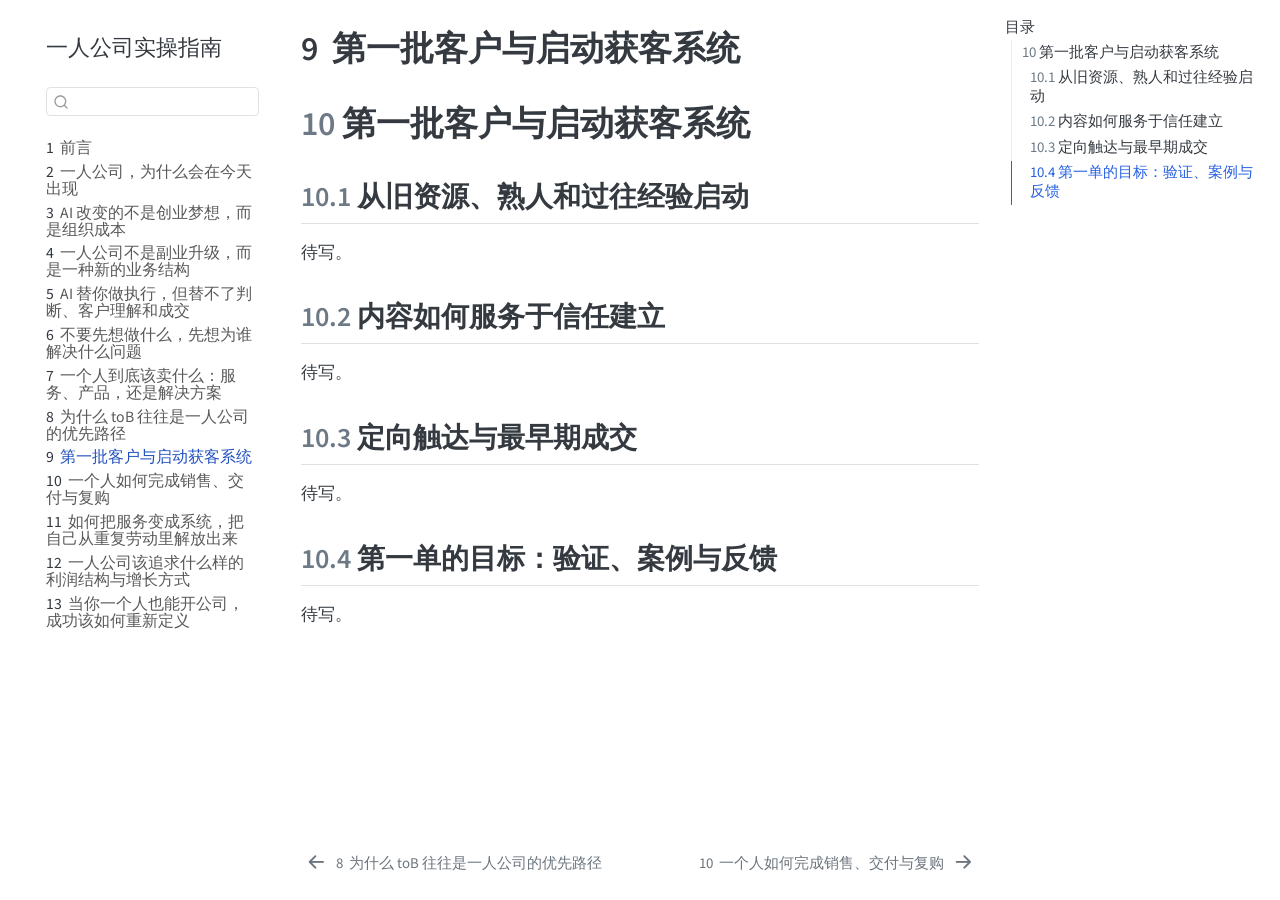
<file: docs/_book/chapters/08-first-customers.html>
<!DOCTYPE html>
<html xmlns="http://www.w3.org/1999/xhtml" lang="zh-CN" xml:lang="zh-CN"><head>

<meta charset="utf-8">
<meta name="generator" content="quarto-1.9.36">

<meta name="viewport" content="width=device-width, initial-scale=1.0, user-scalable=yes">


<title>9&nbsp; 第一批客户与启动获客系统 – 一人公司实操指南</title>
<style>
/* Default styles provided by pandoc.
** See https://pandoc.org/MANUAL.html#variables-for-html for config info.
*/
code{white-space: pre-wrap;}
span.smallcaps{font-variant: small-caps;}
div.columns{display: flex; gap: min(4vw, 1.5em);}
div.column{flex: auto; overflow-x: auto;}
div.hanging-indent{margin-left: 1.5em; text-indent: -1.5em;}
ul.task-list{list-style: none;}
ul.task-list li input[type="checkbox"] {
  width: 0.8em;
  margin: 0 0.8em 0.2em -1em; /* quarto-specific, see https://github.com/quarto-dev/quarto-cli/issues/4556 */ 
  vertical-align: middle;
}
</style>


<script src="../site_libs/quarto-nav/quarto-nav.js"></script>
<script src="../site_libs/quarto-nav/headroom.min.js"></script>
<script src="../site_libs/clipboard/clipboard.min.js"></script>
<script src="../site_libs/quarto-search/autocomplete.umd.js"></script>
<script src="../site_libs/quarto-search/fuse.min.js"></script>
<script src="../site_libs/quarto-search/quarto-search.js"></script>
<meta name="quarto:offset" content="../">
<link href="../chapters/09-sales-delivery-renewal.html" rel="next">
<link href="../chapters/07-why-tob.html" rel="prev">
<script src="../site_libs/quarto-html/quarto.js" type="module"></script>
<script src="../site_libs/quarto-html/tabsets/tabsets.js" type="module"></script>
<script src="../site_libs/quarto-html/popper.min.js"></script>
<script src="../site_libs/quarto-html/tippy.umd.min.js"></script>
<script src="../site_libs/quarto-html/anchor.min.js"></script>
<link href="../site_libs/quarto-html/tippy.css" rel="stylesheet">
<link href="../site_libs/quarto-html/quarto-syntax-highlighting-845c23b38eaddc0f92fda52bfe77a8c8.css" rel="stylesheet" id="quarto-text-highlighting-styles">
<script src="../site_libs/bootstrap/bootstrap.min.js"></script>
<link href="../site_libs/bootstrap/bootstrap-icons.css" rel="stylesheet">
<link href="../site_libs/bootstrap/bootstrap-58276482662871cc8d60039e88772c07.min.css" rel="stylesheet" append-hash="true" id="quarto-bootstrap" data-mode="light">
<script id="quarto-search-options" type="application/json">{
  "location": "sidebar",
  "copy-button": false,
  "collapse-after": 3,
  "panel-placement": "start",
  "type": "textbox",
  "limit": 50,
  "keyboard-shortcut": [
    "f",
    "/",
    "s"
  ],
  "show-item-context": false,
  "language": {
    "search-no-results-text": "没有结果",
    "search-matching-documents-text": "匹配的文档",
    "search-copy-link-title": "复制搜索链接",
    "search-hide-matches-text": "隐藏其它匹配结果",
    "search-more-match-text": "更多匹配结果",
    "search-more-matches-text": "更多匹配结果",
    "search-clear-button-title": "清除",
    "search-text-placeholder": "",
    "search-detached-cancel-button-title": "取消",
    "search-submit-button-title": "提交",
    "search-label": "搜索"
  }
}</script>


</head>

<body class="nav-sidebar floating quarto-light">

<div id="quarto-search-results"></div>
  <header id="quarto-header" class="headroom fixed-top">
  <nav class="quarto-secondary-nav">
    <div class="container-fluid d-flex">
      <button type="button" class="quarto-btn-toggle btn" data-bs-toggle="collapse" role="button" data-bs-target=".quarto-sidebar-collapse-item" aria-controls="quarto-sidebar" aria-expanded="false" aria-label="展开或折叠侧边栏导航" onclick="if (window.quartoToggleHeadroom) { window.quartoToggleHeadroom(); }">
        <i class="bi bi-layout-text-sidebar-reverse"></i>
      </button>
        <nav class="quarto-page-breadcrumbs" aria-label="breadcrumb"><ol class="breadcrumb"><li class="breadcrumb-item"><a href="../chapters/08-first-customers.html"><span class="chapter-number">9</span>&nbsp; <span class="chapter-title">第一批客户与启动获客系统</span></a></li></ol></nav>
        <a class="flex-grow-1" role="navigation" data-bs-toggle="collapse" data-bs-target=".quarto-sidebar-collapse-item" aria-controls="quarto-sidebar" aria-expanded="false" aria-label="展开或折叠侧边栏导航" onclick="if (window.quartoToggleHeadroom) { window.quartoToggleHeadroom(); }">      
        </a>
      <button type="button" class="btn quarto-search-button" aria-label="搜索" onclick="window.quartoOpenSearch();">
        <i class="bi bi-search"></i>
      </button>
    </div>
  </nav>
</header>
<!-- content -->
<div id="quarto-content" class="quarto-container page-columns page-rows-contents page-layout-article">
<!-- sidebar -->
  <nav id="quarto-sidebar" class="sidebar collapse collapse-horizontal quarto-sidebar-collapse-item sidebar-navigation floating overflow-auto">
    <div class="pt-lg-2 mt-2 text-left sidebar-header">
    <div class="sidebar-title mb-0 py-0">
      <a href="../">一人公司实操指南</a> 
    </div>
      </div>
        <div class="mt-2 flex-shrink-0 align-items-center">
        <div class="sidebar-search">
        <div id="quarto-search" class="" title="搜索"></div>
        </div>
        </div>
    <div class="sidebar-menu-container"> 
    <ul class="list-unstyled mt-1">
        <li class="sidebar-item">
  <div class="sidebar-item-container"> 
  <a href="../index.html" class="sidebar-item-text sidebar-link">
 <span class="menu-text"><span class="chapter-number">1</span>&nbsp; <span class="chapter-title">前言</span></span></a>
  </div>
</li>
        <li class="sidebar-item">
  <div class="sidebar-item-container"> 
  <a href="../chapters/01-why-now.html" class="sidebar-item-text sidebar-link">
 <span class="menu-text"><span class="chapter-number">2</span>&nbsp; <span class="chapter-title">一人公司，为什么会在今天出现</span></span></a>
  </div>
</li>
        <li class="sidebar-item">
  <div class="sidebar-item-container"> 
  <a href="../chapters/02-org-cost.html" class="sidebar-item-text sidebar-link">
 <span class="menu-text"><span class="chapter-number">3</span>&nbsp; <span class="chapter-title">AI 改变的不是创业梦想，而是组织成本</span></span></a>
  </div>
</li>
        <li class="sidebar-item">
  <div class="sidebar-item-container"> 
  <a href="../chapters/03-business-structure.html" class="sidebar-item-text sidebar-link">
 <span class="menu-text"><span class="chapter-number">4</span>&nbsp; <span class="chapter-title">一人公司不是副业升级，而是一种新的业务结构</span></span></a>
  </div>
</li>
        <li class="sidebar-item">
  <div class="sidebar-item-container"> 
  <a href="../chapters/04-judgment.html" class="sidebar-item-text sidebar-link">
 <span class="menu-text"><span class="chapter-number">5</span>&nbsp; <span class="chapter-title">AI 替你做执行，但替不了判断、客户理解和成交</span></span></a>
  </div>
</li>
        <li class="sidebar-item">
  <div class="sidebar-item-container"> 
  <a href="../chapters/05-problem-first.html" class="sidebar-item-text sidebar-link">
 <span class="menu-text"><span class="chapter-number">6</span>&nbsp; <span class="chapter-title">不要先想做什么，先想为谁解决什么问题</span></span></a>
  </div>
</li>
        <li class="sidebar-item">
  <div class="sidebar-item-container"> 
  <a href="../chapters/06-what-to-sell.html" class="sidebar-item-text sidebar-link">
 <span class="menu-text"><span class="chapter-number">7</span>&nbsp; <span class="chapter-title">一个人到底该卖什么：服务、产品，还是解决方案</span></span></a>
  </div>
</li>
        <li class="sidebar-item">
  <div class="sidebar-item-container"> 
  <a href="../chapters/07-why-tob.html" class="sidebar-item-text sidebar-link">
 <span class="menu-text"><span class="chapter-number">8</span>&nbsp; <span class="chapter-title">为什么 toB 往往是一人公司的优先路径</span></span></a>
  </div>
</li>
        <li class="sidebar-item">
  <div class="sidebar-item-container"> 
  <a href="../chapters/08-first-customers.html" class="sidebar-item-text sidebar-link active">
 <span class="menu-text"><span class="chapter-number">9</span>&nbsp; <span class="chapter-title">第一批客户与启动获客系统</span></span></a>
  </div>
</li>
        <li class="sidebar-item">
  <div class="sidebar-item-container"> 
  <a href="../chapters/09-sales-delivery-renewal.html" class="sidebar-item-text sidebar-link">
 <span class="menu-text"><span class="chapter-number">10</span>&nbsp; <span class="chapter-title">一个人如何完成销售、交付与复购</span></span></a>
  </div>
</li>
        <li class="sidebar-item">
  <div class="sidebar-item-container"> 
  <a href="../chapters/10-systemize-service.html" class="sidebar-item-text sidebar-link">
 <span class="menu-text"><span class="chapter-number">11</span>&nbsp; <span class="chapter-title">如何把服务变成系统，把自己从重复劳动里解放出来</span></span></a>
  </div>
</li>
        <li class="sidebar-item">
  <div class="sidebar-item-container"> 
  <a href="../chapters/11-profit-growth.html" class="sidebar-item-text sidebar-link">
 <span class="menu-text"><span class="chapter-number">12</span>&nbsp; <span class="chapter-title">一人公司该追求什么样的利润结构与增长方式</span></span></a>
  </div>
</li>
        <li class="sidebar-item">
  <div class="sidebar-item-container"> 
  <a href="../chapters/12-redefine-success.html" class="sidebar-item-text sidebar-link">
 <span class="menu-text"><span class="chapter-number">13</span>&nbsp; <span class="chapter-title">当你一个人也能开公司，成功该如何重新定义</span></span></a>
  </div>
</li>
    </ul>
    </div>
</nav>
<div id="quarto-sidebar-glass" class="quarto-sidebar-collapse-item" data-bs-toggle="collapse" data-bs-target=".quarto-sidebar-collapse-item"></div>
<!-- margin-sidebar -->
    <div id="quarto-margin-sidebar" class="sidebar margin-sidebar">
        <nav id="TOC" role="doc-toc" class="toc-active">
    <h2 id="toc-title">目录</h2>
   
  <ul>
  <li><a href="#第一批客户与启动获客系统" id="toc-第一批客户与启动获客系统" class="nav-link active" data-scroll-target="#第一批客户与启动获客系统"><span class="header-section-number">10</span> 第一批客户与启动获客系统</a>
  <ul class="collapse">
  <li><a href="#从旧资源熟人和过往经验启动" id="toc-从旧资源熟人和过往经验启动" class="nav-link" data-scroll-target="#从旧资源熟人和过往经验启动"><span class="header-section-number">10.1</span> 从旧资源、熟人和过往经验启动</a></li>
  <li><a href="#内容如何服务于信任建立" id="toc-内容如何服务于信任建立" class="nav-link" data-scroll-target="#内容如何服务于信任建立"><span class="header-section-number">10.2</span> 内容如何服务于信任建立</a></li>
  <li><a href="#定向触达与最早期成交" id="toc-定向触达与最早期成交" class="nav-link" data-scroll-target="#定向触达与最早期成交"><span class="header-section-number">10.3</span> 定向触达与最早期成交</a></li>
  <li><a href="#第一单的目标验证案例与反馈" id="toc-第一单的目标验证案例与反馈" class="nav-link" data-scroll-target="#第一单的目标验证案例与反馈"><span class="header-section-number">10.4</span> 第一单的目标：验证、案例与反馈</a></li>
  </ul></li>
  </ul>
</nav>
    </div>
<!-- main -->
<main class="content" id="quarto-document-content">

<header id="title-block-header" class="quarto-title-block default">
<div class="quarto-title">
<h1 class="title"><span class="chapter-number">9</span>&nbsp; <span class="chapter-title">第一批客户与启动获客系统</span></h1>
</div>



<div class="quarto-title-meta">

    
  
    
  </div>
  


</header>


<section id="第一批客户与启动获客系统" class="level1" data-number="10">
<h1 data-number="10"><span class="header-section-number">10</span> 第一批客户与启动获客系统</h1>
<section id="从旧资源熟人和过往经验启动" class="level2" data-number="10.1">
<h2 data-number="10.1" class="anchored" data-anchor-id="从旧资源熟人和过往经验启动"><span class="header-section-number">10.1</span> 从旧资源、熟人和过往经验启动</h2>
<p>待写。</p>
</section>
<section id="内容如何服务于信任建立" class="level2" data-number="10.2">
<h2 data-number="10.2" class="anchored" data-anchor-id="内容如何服务于信任建立"><span class="header-section-number">10.2</span> 内容如何服务于信任建立</h2>
<p>待写。</p>
</section>
<section id="定向触达与最早期成交" class="level2" data-number="10.3">
<h2 data-number="10.3" class="anchored" data-anchor-id="定向触达与最早期成交"><span class="header-section-number">10.3</span> 定向触达与最早期成交</h2>
<p>待写。</p>
</section>
<section id="第一单的目标验证案例与反馈" class="level2" data-number="10.4">
<h2 data-number="10.4" class="anchored" data-anchor-id="第一单的目标验证案例与反馈"><span class="header-section-number">10.4</span> 第一单的目标：验证、案例与反馈</h2>
<p>待写。</p>


</section>
</section>

</main> <!-- /main -->
<script id="quarto-html-after-body" type="application/javascript">
  window.document.addEventListener("DOMContentLoaded", function (event) {
    const icon = "";
    const anchorJS = new window.AnchorJS();
    anchorJS.options = {
      placement: 'right',
      icon: icon
    };
    anchorJS.add('.anchored');
    const isCodeAnnotation = (el) => {
      for (const clz of el.classList) {
        if (clz.startsWith('code-annotation-')) {                     
          return true;
        }
      }
      return false;
    }
    const onCopySuccess = function(e) {
      // button target
      const button = e.trigger;
      // don't keep focus
      button.blur();
      // flash "checked"
      button.classList.add('code-copy-button-checked');
      var currentTitle = button.getAttribute("title");
      button.setAttribute("title", "已复制");
      let tooltip;
      if (window.bootstrap) {
        button.setAttribute("data-bs-toggle", "tooltip");
        button.setAttribute("data-bs-placement", "left");
        button.setAttribute("data-bs-title", "已复制");
        tooltip = new bootstrap.Tooltip(button, 
          { trigger: "manual", 
            customClass: "code-copy-button-tooltip",
            offset: [0, -8]});
        tooltip.show();    
      }
      setTimeout(function() {
        if (tooltip) {
          tooltip.hide();
          button.removeAttribute("data-bs-title");
          button.removeAttribute("data-bs-toggle");
          button.removeAttribute("data-bs-placement");
        }
        button.setAttribute("title", currentTitle);
        button.classList.remove('code-copy-button-checked');
      }, 1000);
      // clear code selection
      e.clearSelection();
    }
    const getTextToCopy = function(trigger) {
      const outerScaffold = trigger.parentElement.cloneNode(true);
      const codeEl = outerScaffold.querySelector('code');
      for (const childEl of codeEl.children) {
        if (isCodeAnnotation(childEl)) {
          childEl.remove();
        }
      }
      return codeEl.innerText;
    }
    const clipboard = new window.ClipboardJS('.code-copy-button:not([data-in-quarto-modal])', {
      text: getTextToCopy
    });
    clipboard.on('success', onCopySuccess);
    if (window.document.getElementById('quarto-embedded-source-code-modal')) {
      const clipboardModal = new window.ClipboardJS('.code-copy-button[data-in-quarto-modal]', {
        text: getTextToCopy,
        container: window.document.getElementById('quarto-embedded-source-code-modal')
      });
      clipboardModal.on('success', onCopySuccess);
    }
      var localhostRegex = new RegExp(/^(?:http|https):\/\/localhost\:?[0-9]*\//);
      var mailtoRegex = new RegExp(/^mailto:/);
        var filterRegex = new RegExp('/' + window.location.host + '/');
      var isInternal = (href) => {
          return filterRegex.test(href) || localhostRegex.test(href) || mailtoRegex.test(href);
      }
      // Inspect non-navigation links and adorn them if external
     var links = window.document.querySelectorAll('a[href]:not(.nav-link):not(.navbar-brand):not(.toc-action):not(.sidebar-link):not(.sidebar-item-toggle):not(.pagination-link):not(.no-external):not([aria-hidden]):not(.dropdown-item):not(.quarto-navigation-tool):not(.about-link)');
      for (var i=0; i<links.length; i++) {
        const link = links[i];
        if (!isInternal(link.href)) {
          // undo the damage that might have been done by quarto-nav.js in the case of
          // links that we want to consider external
          if (link.dataset.originalHref !== undefined) {
            link.href = link.dataset.originalHref;
          }
        }
      }
    function tippyHover(el, contentFn, onTriggerFn, onUntriggerFn) {
      const config = {
        allowHTML: true,
        maxWidth: 500,
        delay: 100,
        arrow: false,
        appendTo: function(el) {
            return el.parentElement;
        },
        interactive: true,
        interactiveBorder: 10,
        theme: 'quarto',
        placement: 'bottom-start',
      };
      if (contentFn) {
        config.content = contentFn;
      }
      if (onTriggerFn) {
        config.onTrigger = onTriggerFn;
      }
      if (onUntriggerFn) {
        config.onUntrigger = onUntriggerFn;
      }
      window.tippy(el, config); 
    }
    const noterefs = window.document.querySelectorAll('a[role="doc-noteref"]');
    for (var i=0; i<noterefs.length; i++) {
      const ref = noterefs[i];
      tippyHover(ref, function() {
        // use id or data attribute instead here
        let href = ref.getAttribute('data-footnote-href') || ref.getAttribute('href');
        try { href = new URL(href).hash; } catch {}
        const id = href.replace(/^#\/?/, "");
        const note = window.document.getElementById(id);
        if (note) {
          return note.innerHTML;
        } else {
          return "";
        }
      });
    }
    const xrefs = window.document.querySelectorAll('a.quarto-xref');
    const processXRef = (id, note) => {
      // Strip column container classes
      const stripColumnClz = (el) => {
        el.classList.remove("page-full", "page-columns");
        if (el.children) {
          for (const child of el.children) {
            stripColumnClz(child);
          }
        }
      }
      stripColumnClz(note)
      if (id === null || id.startsWith('sec-')) {
        // Special case sections, only their first couple elements
        const container = document.createElement("div");
        if (note.children && note.children.length > 2) {
          container.appendChild(note.children[0].cloneNode(true));
          for (let i = 1; i < note.children.length; i++) {
            const child = note.children[i];
            if (child.tagName === "P" && child.innerText === "") {
              continue;
            } else {
              container.appendChild(child.cloneNode(true));
              break;
            }
          }
          if (window.Quarto?.typesetMath) {
            window.Quarto.typesetMath(container);
          }
          return container.innerHTML
        } else {
          if (window.Quarto?.typesetMath) {
            window.Quarto.typesetMath(note);
          }
          return note.innerHTML;
        }
      } else {
        // Remove any anchor links if they are present
        const anchorLink = note.querySelector('a.anchorjs-link');
        if (anchorLink) {
          anchorLink.remove();
        }
        if (window.Quarto?.typesetMath) {
          window.Quarto.typesetMath(note);
        }
        if (note.classList.contains("callout")) {
          return note.outerHTML;
        } else {
          return note.innerHTML;
        }
      }
    }
    for (var i=0; i<xrefs.length; i++) {
      const xref = xrefs[i];
      tippyHover(xref, undefined, function(instance) {
        instance.disable();
        let url = xref.getAttribute('href');
        let hash = undefined; 
        if (url.startsWith('#')) {
          hash = url;
        } else {
          try { hash = new URL(url).hash; } catch {}
        }
        if (hash) {
          const id = hash.replace(/^#\/?/, "");
          const note = window.document.getElementById(id);
          if (note !== null) {
            try {
              const html = processXRef(id, note.cloneNode(true));
              instance.setContent(html);
            } finally {
              instance.enable();
              instance.show();
            }
          } else {
            // See if we can fetch this
            fetch(url.split('#')[0])
            .then(res => res.text())
            .then(html => {
              const parser = new DOMParser();
              const htmlDoc = parser.parseFromString(html, "text/html");
              const note = htmlDoc.getElementById(id);
              if (note !== null) {
                const html = processXRef(id, note);
                instance.setContent(html);
              } 
            }).finally(() => {
              instance.enable();
              instance.show();
            });
          }
        } else {
          // See if we can fetch a full url (with no hash to target)
          // This is a special case and we should probably do some content thinning / targeting
          fetch(url)
          .then(res => res.text())
          .then(html => {
            const parser = new DOMParser();
            const htmlDoc = parser.parseFromString(html, "text/html");
            const note = htmlDoc.querySelector('main.content');
            if (note !== null) {
              // This should only happen for chapter cross references
              // (since there is no id in the URL)
              // remove the first header
              if (note.children.length > 0 && note.children[0].tagName === "HEADER") {
                note.children[0].remove();
              }
              const html = processXRef(null, note);
              instance.setContent(html);
            } 
          }).finally(() => {
            instance.enable();
            instance.show();
          });
        }
      }, function(instance) {
      });
    }
        let selectedAnnoteEl;
        const selectorForAnnotation = ( cell, annotation) => {
          let cellAttr = 'data-code-cell="' + cell + '"';
          let lineAttr = 'data-code-annotation="' +  annotation + '"';
          const selector = 'span[' + cellAttr + '][' + lineAttr + ']';
          return selector;
        }
        const selectCodeLines = (annoteEl) => {
          const doc = window.document;
          const targetCell = annoteEl.getAttribute("data-target-cell");
          const targetAnnotation = annoteEl.getAttribute("data-target-annotation");
          const annoteSpan = window.document.querySelector(selectorForAnnotation(targetCell, targetAnnotation));
          const lines = annoteSpan.getAttribute("data-code-lines").split(",");
          const lineIds = lines.map((line) => {
            return targetCell + "-" + line;
          })
          let top = null;
          let height = null;
          let parent = null;
          if (lineIds.length > 0) {
              //compute the position of the single el (top and bottom and make a div)
              const el = window.document.getElementById(lineIds[0]);
              top = el.offsetTop;
              height = el.offsetHeight;
              parent = el.parentElement.parentElement;
            if (lineIds.length > 1) {
              const lastEl = window.document.getElementById(lineIds[lineIds.length - 1]);
              const bottom = lastEl.offsetTop + lastEl.offsetHeight;
              height = bottom - top;
            }
            if (top !== null && height !== null && parent !== null) {
              // cook up a div (if necessary) and position it 
              let div = window.document.getElementById("code-annotation-line-highlight");
              if (div === null) {
                div = window.document.createElement("div");
                div.setAttribute("id", "code-annotation-line-highlight");
                div.style.position = 'absolute';
                parent.appendChild(div);
              }
              div.style.top = top - 2 + "px";
              div.style.height = height + 4 + "px";
              div.style.left = 0;
              let gutterDiv = window.document.getElementById("code-annotation-line-highlight-gutter");
              if (gutterDiv === null) {
                gutterDiv = window.document.createElement("div");
                gutterDiv.setAttribute("id", "code-annotation-line-highlight-gutter");
                gutterDiv.style.position = 'absolute';
                const codeCell = window.document.getElementById(targetCell);
                const gutter = codeCell.querySelector('.code-annotation-gutter');
                gutter.appendChild(gutterDiv);
              }
              gutterDiv.style.top = top - 2 + "px";
              gutterDiv.style.height = height + 4 + "px";
            }
            selectedAnnoteEl = annoteEl;
          }
        };
        const unselectCodeLines = () => {
          const elementsIds = ["code-annotation-line-highlight", "code-annotation-line-highlight-gutter"];
          elementsIds.forEach((elId) => {
            const div = window.document.getElementById(elId);
            if (div) {
              div.remove();
            }
          });
          selectedAnnoteEl = undefined;
        };
          // Handle positioning of the toggle
      window.addEventListener(
        "resize",
        throttle(() => {
          elRect = undefined;
          if (selectedAnnoteEl) {
            selectCodeLines(selectedAnnoteEl);
          }
        }, 10)
      );
      function throttle(fn, ms) {
      let throttle = false;
      let timer;
        return (...args) => {
          if(!throttle) { // first call gets through
              fn.apply(this, args);
              throttle = true;
          } else { // all the others get throttled
              if(timer) clearTimeout(timer); // cancel #2
              timer = setTimeout(() => {
                fn.apply(this, args);
                timer = throttle = false;
              }, ms);
          }
        };
      }
        // Attach click handler to the DT
        const annoteDls = window.document.querySelectorAll('dt[data-target-cell]');
        for (const annoteDlNode of annoteDls) {
          annoteDlNode.addEventListener('click', (event) => {
            const clickedEl = event.target;
            if (clickedEl !== selectedAnnoteEl) {
              unselectCodeLines();
              const activeEl = window.document.querySelector('dt[data-target-cell].code-annotation-active');
              if (activeEl) {
                activeEl.classList.remove('code-annotation-active');
              }
              selectCodeLines(clickedEl);
              clickedEl.classList.add('code-annotation-active');
            } else {
              // Unselect the line
              unselectCodeLines();
              clickedEl.classList.remove('code-annotation-active');
            }
          });
        }
    const findCites = (el) => {
      const parentEl = el.parentElement;
      if (parentEl) {
        const cites = parentEl.dataset.cites;
        if (cites) {
          return {
            el,
            cites: cites.split(' ')
          };
        } else {
          return findCites(el.parentElement)
        }
      } else {
        return undefined;
      }
    };
    var bibliorefs = window.document.querySelectorAll('a[role="doc-biblioref"]');
    for (var i=0; i<bibliorefs.length; i++) {
      const ref = bibliorefs[i];
      const citeInfo = findCites(ref);
      if (citeInfo) {
        tippyHover(citeInfo.el, function() {
          var popup = window.document.createElement('div');
          citeInfo.cites.forEach(function(cite) {
            var citeDiv = window.document.createElement('div');
            citeDiv.classList.add('hanging-indent');
            citeDiv.classList.add('csl-entry');
            var biblioDiv = window.document.getElementById('ref-' + cite);
            if (biblioDiv) {
              citeDiv.innerHTML = biblioDiv.innerHTML;
            }
            popup.appendChild(citeDiv);
          });
          return popup.innerHTML;
        });
      }
    }
  });
  </script>
<nav class="page-navigation">
  <div class="nav-page nav-page-previous">
      <a href="../chapters/07-why-tob.html" class="pagination-link" aria-label="为什么 toB 往往是一人公司的优先路径">
        <i class="bi bi-arrow-left-short"></i> <span class="nav-page-text"><span class="chapter-number">8</span>&nbsp; <span class="chapter-title">为什么 toB 往往是一人公司的优先路径</span></span>
      </a>          
  </div>
  <div class="nav-page nav-page-next">
      <a href="../chapters/09-sales-delivery-renewal.html" class="pagination-link" aria-label="一个人如何完成销售、交付与复购">
        <span class="nav-page-text"><span class="chapter-number">10</span>&nbsp; <span class="chapter-title">一个人如何完成销售、交付与复购</span></span> <i class="bi bi-arrow-right-short"></i>
      </a>
  </div>
</nav>
</div> <!-- /content -->




</body></html>
</file>
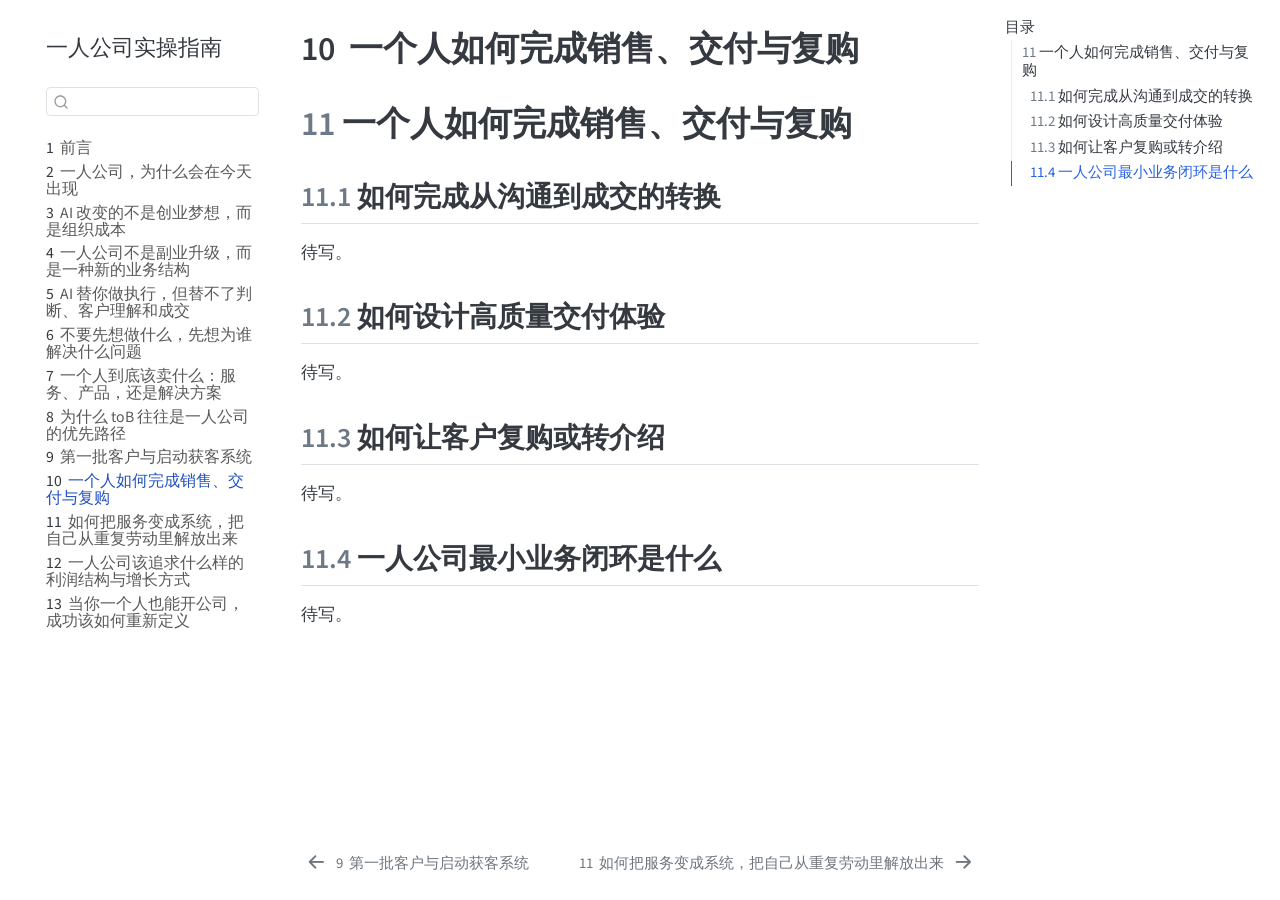
<file: docs/_book/chapters/09-sales-delivery-renewal.html>
<!DOCTYPE html>
<html xmlns="http://www.w3.org/1999/xhtml" lang="zh-CN" xml:lang="zh-CN"><head>

<meta charset="utf-8">
<meta name="generator" content="quarto-1.9.36">

<meta name="viewport" content="width=device-width, initial-scale=1.0, user-scalable=yes">


<title>10&nbsp; 一个人如何完成销售、交付与复购 – 一人公司实操指南</title>
<style>
/* Default styles provided by pandoc.
** See https://pandoc.org/MANUAL.html#variables-for-html for config info.
*/
code{white-space: pre-wrap;}
span.smallcaps{font-variant: small-caps;}
div.columns{display: flex; gap: min(4vw, 1.5em);}
div.column{flex: auto; overflow-x: auto;}
div.hanging-indent{margin-left: 1.5em; text-indent: -1.5em;}
ul.task-list{list-style: none;}
ul.task-list li input[type="checkbox"] {
  width: 0.8em;
  margin: 0 0.8em 0.2em -1em; /* quarto-specific, see https://github.com/quarto-dev/quarto-cli/issues/4556 */ 
  vertical-align: middle;
}
</style>


<script src="../site_libs/quarto-nav/quarto-nav.js"></script>
<script src="../site_libs/quarto-nav/headroom.min.js"></script>
<script src="../site_libs/clipboard/clipboard.min.js"></script>
<script src="../site_libs/quarto-search/autocomplete.umd.js"></script>
<script src="../site_libs/quarto-search/fuse.min.js"></script>
<script src="../site_libs/quarto-search/quarto-search.js"></script>
<meta name="quarto:offset" content="../">
<link href="../chapters/10-systemize-service.html" rel="next">
<link href="../chapters/08-first-customers.html" rel="prev">
<script src="../site_libs/quarto-html/quarto.js" type="module"></script>
<script src="../site_libs/quarto-html/tabsets/tabsets.js" type="module"></script>
<script src="../site_libs/quarto-html/popper.min.js"></script>
<script src="../site_libs/quarto-html/tippy.umd.min.js"></script>
<script src="../site_libs/quarto-html/anchor.min.js"></script>
<link href="../site_libs/quarto-html/tippy.css" rel="stylesheet">
<link href="../site_libs/quarto-html/quarto-syntax-highlighting-845c23b38eaddc0f92fda52bfe77a8c8.css" rel="stylesheet" id="quarto-text-highlighting-styles">
<script src="../site_libs/bootstrap/bootstrap.min.js"></script>
<link href="../site_libs/bootstrap/bootstrap-icons.css" rel="stylesheet">
<link href="../site_libs/bootstrap/bootstrap-58276482662871cc8d60039e88772c07.min.css" rel="stylesheet" append-hash="true" id="quarto-bootstrap" data-mode="light">
<script id="quarto-search-options" type="application/json">{
  "location": "sidebar",
  "copy-button": false,
  "collapse-after": 3,
  "panel-placement": "start",
  "type": "textbox",
  "limit": 50,
  "keyboard-shortcut": [
    "f",
    "/",
    "s"
  ],
  "show-item-context": false,
  "language": {
    "search-no-results-text": "没有结果",
    "search-matching-documents-text": "匹配的文档",
    "search-copy-link-title": "复制搜索链接",
    "search-hide-matches-text": "隐藏其它匹配结果",
    "search-more-match-text": "更多匹配结果",
    "search-more-matches-text": "更多匹配结果",
    "search-clear-button-title": "清除",
    "search-text-placeholder": "",
    "search-detached-cancel-button-title": "取消",
    "search-submit-button-title": "提交",
    "search-label": "搜索"
  }
}</script>


</head>

<body class="nav-sidebar floating quarto-light">

<div id="quarto-search-results"></div>
  <header id="quarto-header" class="headroom fixed-top">
  <nav class="quarto-secondary-nav">
    <div class="container-fluid d-flex">
      <button type="button" class="quarto-btn-toggle btn" data-bs-toggle="collapse" role="button" data-bs-target=".quarto-sidebar-collapse-item" aria-controls="quarto-sidebar" aria-expanded="false" aria-label="展开或折叠侧边栏导航" onclick="if (window.quartoToggleHeadroom) { window.quartoToggleHeadroom(); }">
        <i class="bi bi-layout-text-sidebar-reverse"></i>
      </button>
        <nav class="quarto-page-breadcrumbs" aria-label="breadcrumb"><ol class="breadcrumb"><li class="breadcrumb-item"><a href="../chapters/09-sales-delivery-renewal.html"><span class="chapter-number">10</span>&nbsp; <span class="chapter-title">一个人如何完成销售、交付与复购</span></a></li></ol></nav>
        <a class="flex-grow-1" role="navigation" data-bs-toggle="collapse" data-bs-target=".quarto-sidebar-collapse-item" aria-controls="quarto-sidebar" aria-expanded="false" aria-label="展开或折叠侧边栏导航" onclick="if (window.quartoToggleHeadroom) { window.quartoToggleHeadroom(); }">      
        </a>
      <button type="button" class="btn quarto-search-button" aria-label="搜索" onclick="window.quartoOpenSearch();">
        <i class="bi bi-search"></i>
      </button>
    </div>
  </nav>
</header>
<!-- content -->
<div id="quarto-content" class="quarto-container page-columns page-rows-contents page-layout-article">
<!-- sidebar -->
  <nav id="quarto-sidebar" class="sidebar collapse collapse-horizontal quarto-sidebar-collapse-item sidebar-navigation floating overflow-auto">
    <div class="pt-lg-2 mt-2 text-left sidebar-header">
    <div class="sidebar-title mb-0 py-0">
      <a href="../">一人公司实操指南</a> 
    </div>
      </div>
        <div class="mt-2 flex-shrink-0 align-items-center">
        <div class="sidebar-search">
        <div id="quarto-search" class="" title="搜索"></div>
        </div>
        </div>
    <div class="sidebar-menu-container"> 
    <ul class="list-unstyled mt-1">
        <li class="sidebar-item">
  <div class="sidebar-item-container"> 
  <a href="../index.html" class="sidebar-item-text sidebar-link">
 <span class="menu-text"><span class="chapter-number">1</span>&nbsp; <span class="chapter-title">前言</span></span></a>
  </div>
</li>
        <li class="sidebar-item">
  <div class="sidebar-item-container"> 
  <a href="../chapters/01-why-now.html" class="sidebar-item-text sidebar-link">
 <span class="menu-text"><span class="chapter-number">2</span>&nbsp; <span class="chapter-title">一人公司，为什么会在今天出现</span></span></a>
  </div>
</li>
        <li class="sidebar-item">
  <div class="sidebar-item-container"> 
  <a href="../chapters/02-org-cost.html" class="sidebar-item-text sidebar-link">
 <span class="menu-text"><span class="chapter-number">3</span>&nbsp; <span class="chapter-title">AI 改变的不是创业梦想，而是组织成本</span></span></a>
  </div>
</li>
        <li class="sidebar-item">
  <div class="sidebar-item-container"> 
  <a href="../chapters/03-business-structure.html" class="sidebar-item-text sidebar-link">
 <span class="menu-text"><span class="chapter-number">4</span>&nbsp; <span class="chapter-title">一人公司不是副业升级，而是一种新的业务结构</span></span></a>
  </div>
</li>
        <li class="sidebar-item">
  <div class="sidebar-item-container"> 
  <a href="../chapters/04-judgment.html" class="sidebar-item-text sidebar-link">
 <span class="menu-text"><span class="chapter-number">5</span>&nbsp; <span class="chapter-title">AI 替你做执行，但替不了判断、客户理解和成交</span></span></a>
  </div>
</li>
        <li class="sidebar-item">
  <div class="sidebar-item-container"> 
  <a href="../chapters/05-problem-first.html" class="sidebar-item-text sidebar-link">
 <span class="menu-text"><span class="chapter-number">6</span>&nbsp; <span class="chapter-title">不要先想做什么，先想为谁解决什么问题</span></span></a>
  </div>
</li>
        <li class="sidebar-item">
  <div class="sidebar-item-container"> 
  <a href="../chapters/06-what-to-sell.html" class="sidebar-item-text sidebar-link">
 <span class="menu-text"><span class="chapter-number">7</span>&nbsp; <span class="chapter-title">一个人到底该卖什么：服务、产品，还是解决方案</span></span></a>
  </div>
</li>
        <li class="sidebar-item">
  <div class="sidebar-item-container"> 
  <a href="../chapters/07-why-tob.html" class="sidebar-item-text sidebar-link">
 <span class="menu-text"><span class="chapter-number">8</span>&nbsp; <span class="chapter-title">为什么 toB 往往是一人公司的优先路径</span></span></a>
  </div>
</li>
        <li class="sidebar-item">
  <div class="sidebar-item-container"> 
  <a href="../chapters/08-first-customers.html" class="sidebar-item-text sidebar-link">
 <span class="menu-text"><span class="chapter-number">9</span>&nbsp; <span class="chapter-title">第一批客户与启动获客系统</span></span></a>
  </div>
</li>
        <li class="sidebar-item">
  <div class="sidebar-item-container"> 
  <a href="../chapters/09-sales-delivery-renewal.html" class="sidebar-item-text sidebar-link active">
 <span class="menu-text"><span class="chapter-number">10</span>&nbsp; <span class="chapter-title">一个人如何完成销售、交付与复购</span></span></a>
  </div>
</li>
        <li class="sidebar-item">
  <div class="sidebar-item-container"> 
  <a href="../chapters/10-systemize-service.html" class="sidebar-item-text sidebar-link">
 <span class="menu-text"><span class="chapter-number">11</span>&nbsp; <span class="chapter-title">如何把服务变成系统，把自己从重复劳动里解放出来</span></span></a>
  </div>
</li>
        <li class="sidebar-item">
  <div class="sidebar-item-container"> 
  <a href="../chapters/11-profit-growth.html" class="sidebar-item-text sidebar-link">
 <span class="menu-text"><span class="chapter-number">12</span>&nbsp; <span class="chapter-title">一人公司该追求什么样的利润结构与增长方式</span></span></a>
  </div>
</li>
        <li class="sidebar-item">
  <div class="sidebar-item-container"> 
  <a href="../chapters/12-redefine-success.html" class="sidebar-item-text sidebar-link">
 <span class="menu-text"><span class="chapter-number">13</span>&nbsp; <span class="chapter-title">当你一个人也能开公司，成功该如何重新定义</span></span></a>
  </div>
</li>
    </ul>
    </div>
</nav>
<div id="quarto-sidebar-glass" class="quarto-sidebar-collapse-item" data-bs-toggle="collapse" data-bs-target=".quarto-sidebar-collapse-item"></div>
<!-- margin-sidebar -->
    <div id="quarto-margin-sidebar" class="sidebar margin-sidebar">
        <nav id="TOC" role="doc-toc" class="toc-active">
    <h2 id="toc-title">目录</h2>
   
  <ul>
  <li><a href="#一个人如何完成销售交付与复购" id="toc-一个人如何完成销售交付与复购" class="nav-link active" data-scroll-target="#一个人如何完成销售交付与复购"><span class="header-section-number">11</span> 一个人如何完成销售、交付与复购</a>
  <ul class="collapse">
  <li><a href="#如何完成从沟通到成交的转换" id="toc-如何完成从沟通到成交的转换" class="nav-link" data-scroll-target="#如何完成从沟通到成交的转换"><span class="header-section-number">11.1</span> 如何完成从沟通到成交的转换</a></li>
  <li><a href="#如何设计高质量交付体验" id="toc-如何设计高质量交付体验" class="nav-link" data-scroll-target="#如何设计高质量交付体验"><span class="header-section-number">11.2</span> 如何设计高质量交付体验</a></li>
  <li><a href="#如何让客户复购或转介绍" id="toc-如何让客户复购或转介绍" class="nav-link" data-scroll-target="#如何让客户复购或转介绍"><span class="header-section-number">11.3</span> 如何让客户复购或转介绍</a></li>
  <li><a href="#一人公司最小业务闭环是什么" id="toc-一人公司最小业务闭环是什么" class="nav-link" data-scroll-target="#一人公司最小业务闭环是什么"><span class="header-section-number">11.4</span> 一人公司最小业务闭环是什么</a></li>
  </ul></li>
  </ul>
</nav>
    </div>
<!-- main -->
<main class="content" id="quarto-document-content">

<header id="title-block-header" class="quarto-title-block default">
<div class="quarto-title">
<h1 class="title"><span class="chapter-number">10</span>&nbsp; <span class="chapter-title">一个人如何完成销售、交付与复购</span></h1>
</div>



<div class="quarto-title-meta">

    
  
    
  </div>
  


</header>


<section id="一个人如何完成销售交付与复购" class="level1" data-number="11">
<h1 data-number="11"><span class="header-section-number">11</span> 一个人如何完成销售、交付与复购</h1>
<section id="如何完成从沟通到成交的转换" class="level2" data-number="11.1">
<h2 data-number="11.1" class="anchored" data-anchor-id="如何完成从沟通到成交的转换"><span class="header-section-number">11.1</span> 如何完成从沟通到成交的转换</h2>
<p>待写。</p>
</section>
<section id="如何设计高质量交付体验" class="level2" data-number="11.2">
<h2 data-number="11.2" class="anchored" data-anchor-id="如何设计高质量交付体验"><span class="header-section-number">11.2</span> 如何设计高质量交付体验</h2>
<p>待写。</p>
</section>
<section id="如何让客户复购或转介绍" class="level2" data-number="11.3">
<h2 data-number="11.3" class="anchored" data-anchor-id="如何让客户复购或转介绍"><span class="header-section-number">11.3</span> 如何让客户复购或转介绍</h2>
<p>待写。</p>
</section>
<section id="一人公司最小业务闭环是什么" class="level2" data-number="11.4">
<h2 data-number="11.4" class="anchored" data-anchor-id="一人公司最小业务闭环是什么"><span class="header-section-number">11.4</span> 一人公司最小业务闭环是什么</h2>
<p>待写。</p>


</section>
</section>

</main> <!-- /main -->
<script id="quarto-html-after-body" type="application/javascript">
  window.document.addEventListener("DOMContentLoaded", function (event) {
    const icon = "";
    const anchorJS = new window.AnchorJS();
    anchorJS.options = {
      placement: 'right',
      icon: icon
    };
    anchorJS.add('.anchored');
    const isCodeAnnotation = (el) => {
      for (const clz of el.classList) {
        if (clz.startsWith('code-annotation-')) {                     
          return true;
        }
      }
      return false;
    }
    const onCopySuccess = function(e) {
      // button target
      const button = e.trigger;
      // don't keep focus
      button.blur();
      // flash "checked"
      button.classList.add('code-copy-button-checked');
      var currentTitle = button.getAttribute("title");
      button.setAttribute("title", "已复制");
      let tooltip;
      if (window.bootstrap) {
        button.setAttribute("data-bs-toggle", "tooltip");
        button.setAttribute("data-bs-placement", "left");
        button.setAttribute("data-bs-title", "已复制");
        tooltip = new bootstrap.Tooltip(button, 
          { trigger: "manual", 
            customClass: "code-copy-button-tooltip",
            offset: [0, -8]});
        tooltip.show();    
      }
      setTimeout(function() {
        if (tooltip) {
          tooltip.hide();
          button.removeAttribute("data-bs-title");
          button.removeAttribute("data-bs-toggle");
          button.removeAttribute("data-bs-placement");
        }
        button.setAttribute("title", currentTitle);
        button.classList.remove('code-copy-button-checked');
      }, 1000);
      // clear code selection
      e.clearSelection();
    }
    const getTextToCopy = function(trigger) {
      const outerScaffold = trigger.parentElement.cloneNode(true);
      const codeEl = outerScaffold.querySelector('code');
      for (const childEl of codeEl.children) {
        if (isCodeAnnotation(childEl)) {
          childEl.remove();
        }
      }
      return codeEl.innerText;
    }
    const clipboard = new window.ClipboardJS('.code-copy-button:not([data-in-quarto-modal])', {
      text: getTextToCopy
    });
    clipboard.on('success', onCopySuccess);
    if (window.document.getElementById('quarto-embedded-source-code-modal')) {
      const clipboardModal = new window.ClipboardJS('.code-copy-button[data-in-quarto-modal]', {
        text: getTextToCopy,
        container: window.document.getElementById('quarto-embedded-source-code-modal')
      });
      clipboardModal.on('success', onCopySuccess);
    }
      var localhostRegex = new RegExp(/^(?:http|https):\/\/localhost\:?[0-9]*\//);
      var mailtoRegex = new RegExp(/^mailto:/);
        var filterRegex = new RegExp('/' + window.location.host + '/');
      var isInternal = (href) => {
          return filterRegex.test(href) || localhostRegex.test(href) || mailtoRegex.test(href);
      }
      // Inspect non-navigation links and adorn them if external
     var links = window.document.querySelectorAll('a[href]:not(.nav-link):not(.navbar-brand):not(.toc-action):not(.sidebar-link):not(.sidebar-item-toggle):not(.pagination-link):not(.no-external):not([aria-hidden]):not(.dropdown-item):not(.quarto-navigation-tool):not(.about-link)');
      for (var i=0; i<links.length; i++) {
        const link = links[i];
        if (!isInternal(link.href)) {
          // undo the damage that might have been done by quarto-nav.js in the case of
          // links that we want to consider external
          if (link.dataset.originalHref !== undefined) {
            link.href = link.dataset.originalHref;
          }
        }
      }
    function tippyHover(el, contentFn, onTriggerFn, onUntriggerFn) {
      const config = {
        allowHTML: true,
        maxWidth: 500,
        delay: 100,
        arrow: false,
        appendTo: function(el) {
            return el.parentElement;
        },
        interactive: true,
        interactiveBorder: 10,
        theme: 'quarto',
        placement: 'bottom-start',
      };
      if (contentFn) {
        config.content = contentFn;
      }
      if (onTriggerFn) {
        config.onTrigger = onTriggerFn;
      }
      if (onUntriggerFn) {
        config.onUntrigger = onUntriggerFn;
      }
      window.tippy(el, config); 
    }
    const noterefs = window.document.querySelectorAll('a[role="doc-noteref"]');
    for (var i=0; i<noterefs.length; i++) {
      const ref = noterefs[i];
      tippyHover(ref, function() {
        // use id or data attribute instead here
        let href = ref.getAttribute('data-footnote-href') || ref.getAttribute('href');
        try { href = new URL(href).hash; } catch {}
        const id = href.replace(/^#\/?/, "");
        const note = window.document.getElementById(id);
        if (note) {
          return note.innerHTML;
        } else {
          return "";
        }
      });
    }
    const xrefs = window.document.querySelectorAll('a.quarto-xref');
    const processXRef = (id, note) => {
      // Strip column container classes
      const stripColumnClz = (el) => {
        el.classList.remove("page-full", "page-columns");
        if (el.children) {
          for (const child of el.children) {
            stripColumnClz(child);
          }
        }
      }
      stripColumnClz(note)
      if (id === null || id.startsWith('sec-')) {
        // Special case sections, only their first couple elements
        const container = document.createElement("div");
        if (note.children && note.children.length > 2) {
          container.appendChild(note.children[0].cloneNode(true));
          for (let i = 1; i < note.children.length; i++) {
            const child = note.children[i];
            if (child.tagName === "P" && child.innerText === "") {
              continue;
            } else {
              container.appendChild(child.cloneNode(true));
              break;
            }
          }
          if (window.Quarto?.typesetMath) {
            window.Quarto.typesetMath(container);
          }
          return container.innerHTML
        } else {
          if (window.Quarto?.typesetMath) {
            window.Quarto.typesetMath(note);
          }
          return note.innerHTML;
        }
      } else {
        // Remove any anchor links if they are present
        const anchorLink = note.querySelector('a.anchorjs-link');
        if (anchorLink) {
          anchorLink.remove();
        }
        if (window.Quarto?.typesetMath) {
          window.Quarto.typesetMath(note);
        }
        if (note.classList.contains("callout")) {
          return note.outerHTML;
        } else {
          return note.innerHTML;
        }
      }
    }
    for (var i=0; i<xrefs.length; i++) {
      const xref = xrefs[i];
      tippyHover(xref, undefined, function(instance) {
        instance.disable();
        let url = xref.getAttribute('href');
        let hash = undefined; 
        if (url.startsWith('#')) {
          hash = url;
        } else {
          try { hash = new URL(url).hash; } catch {}
        }
        if (hash) {
          const id = hash.replace(/^#\/?/, "");
          const note = window.document.getElementById(id);
          if (note !== null) {
            try {
              const html = processXRef(id, note.cloneNode(true));
              instance.setContent(html);
            } finally {
              instance.enable();
              instance.show();
            }
          } else {
            // See if we can fetch this
            fetch(url.split('#')[0])
            .then(res => res.text())
            .then(html => {
              const parser = new DOMParser();
              const htmlDoc = parser.parseFromString(html, "text/html");
              const note = htmlDoc.getElementById(id);
              if (note !== null) {
                const html = processXRef(id, note);
                instance.setContent(html);
              } 
            }).finally(() => {
              instance.enable();
              instance.show();
            });
          }
        } else {
          // See if we can fetch a full url (with no hash to target)
          // This is a special case and we should probably do some content thinning / targeting
          fetch(url)
          .then(res => res.text())
          .then(html => {
            const parser = new DOMParser();
            const htmlDoc = parser.parseFromString(html, "text/html");
            const note = htmlDoc.querySelector('main.content');
            if (note !== null) {
              // This should only happen for chapter cross references
              // (since there is no id in the URL)
              // remove the first header
              if (note.children.length > 0 && note.children[0].tagName === "HEADER") {
                note.children[0].remove();
              }
              const html = processXRef(null, note);
              instance.setContent(html);
            } 
          }).finally(() => {
            instance.enable();
            instance.show();
          });
        }
      }, function(instance) {
      });
    }
        let selectedAnnoteEl;
        const selectorForAnnotation = ( cell, annotation) => {
          let cellAttr = 'data-code-cell="' + cell + '"';
          let lineAttr = 'data-code-annotation="' +  annotation + '"';
          const selector = 'span[' + cellAttr + '][' + lineAttr + ']';
          return selector;
        }
        const selectCodeLines = (annoteEl) => {
          const doc = window.document;
          const targetCell = annoteEl.getAttribute("data-target-cell");
          const targetAnnotation = annoteEl.getAttribute("data-target-annotation");
          const annoteSpan = window.document.querySelector(selectorForAnnotation(targetCell, targetAnnotation));
          const lines = annoteSpan.getAttribute("data-code-lines").split(",");
          const lineIds = lines.map((line) => {
            return targetCell + "-" + line;
          })
          let top = null;
          let height = null;
          let parent = null;
          if (lineIds.length > 0) {
              //compute the position of the single el (top and bottom and make a div)
              const el = window.document.getElementById(lineIds[0]);
              top = el.offsetTop;
              height = el.offsetHeight;
              parent = el.parentElement.parentElement;
            if (lineIds.length > 1) {
              const lastEl = window.document.getElementById(lineIds[lineIds.length - 1]);
              const bottom = lastEl.offsetTop + lastEl.offsetHeight;
              height = bottom - top;
            }
            if (top !== null && height !== null && parent !== null) {
              // cook up a div (if necessary) and position it 
              let div = window.document.getElementById("code-annotation-line-highlight");
              if (div === null) {
                div = window.document.createElement("div");
                div.setAttribute("id", "code-annotation-line-highlight");
                div.style.position = 'absolute';
                parent.appendChild(div);
              }
              div.style.top = top - 2 + "px";
              div.style.height = height + 4 + "px";
              div.style.left = 0;
              let gutterDiv = window.document.getElementById("code-annotation-line-highlight-gutter");
              if (gutterDiv === null) {
                gutterDiv = window.document.createElement("div");
                gutterDiv.setAttribute("id", "code-annotation-line-highlight-gutter");
                gutterDiv.style.position = 'absolute';
                const codeCell = window.document.getElementById(targetCell);
                const gutter = codeCell.querySelector('.code-annotation-gutter');
                gutter.appendChild(gutterDiv);
              }
              gutterDiv.style.top = top - 2 + "px";
              gutterDiv.style.height = height + 4 + "px";
            }
            selectedAnnoteEl = annoteEl;
          }
        };
        const unselectCodeLines = () => {
          const elementsIds = ["code-annotation-line-highlight", "code-annotation-line-highlight-gutter"];
          elementsIds.forEach((elId) => {
            const div = window.document.getElementById(elId);
            if (div) {
              div.remove();
            }
          });
          selectedAnnoteEl = undefined;
        };
          // Handle positioning of the toggle
      window.addEventListener(
        "resize",
        throttle(() => {
          elRect = undefined;
          if (selectedAnnoteEl) {
            selectCodeLines(selectedAnnoteEl);
          }
        }, 10)
      );
      function throttle(fn, ms) {
      let throttle = false;
      let timer;
        return (...args) => {
          if(!throttle) { // first call gets through
              fn.apply(this, args);
              throttle = true;
          } else { // all the others get throttled
              if(timer) clearTimeout(timer); // cancel #2
              timer = setTimeout(() => {
                fn.apply(this, args);
                timer = throttle = false;
              }, ms);
          }
        };
      }
        // Attach click handler to the DT
        const annoteDls = window.document.querySelectorAll('dt[data-target-cell]');
        for (const annoteDlNode of annoteDls) {
          annoteDlNode.addEventListener('click', (event) => {
            const clickedEl = event.target;
            if (clickedEl !== selectedAnnoteEl) {
              unselectCodeLines();
              const activeEl = window.document.querySelector('dt[data-target-cell].code-annotation-active');
              if (activeEl) {
                activeEl.classList.remove('code-annotation-active');
              }
              selectCodeLines(clickedEl);
              clickedEl.classList.add('code-annotation-active');
            } else {
              // Unselect the line
              unselectCodeLines();
              clickedEl.classList.remove('code-annotation-active');
            }
          });
        }
    const findCites = (el) => {
      const parentEl = el.parentElement;
      if (parentEl) {
        const cites = parentEl.dataset.cites;
        if (cites) {
          return {
            el,
            cites: cites.split(' ')
          };
        } else {
          return findCites(el.parentElement)
        }
      } else {
        return undefined;
      }
    };
    var bibliorefs = window.document.querySelectorAll('a[role="doc-biblioref"]');
    for (var i=0; i<bibliorefs.length; i++) {
      const ref = bibliorefs[i];
      const citeInfo = findCites(ref);
      if (citeInfo) {
        tippyHover(citeInfo.el, function() {
          var popup = window.document.createElement('div');
          citeInfo.cites.forEach(function(cite) {
            var citeDiv = window.document.createElement('div');
            citeDiv.classList.add('hanging-indent');
            citeDiv.classList.add('csl-entry');
            var biblioDiv = window.document.getElementById('ref-' + cite);
            if (biblioDiv) {
              citeDiv.innerHTML = biblioDiv.innerHTML;
            }
            popup.appendChild(citeDiv);
          });
          return popup.innerHTML;
        });
      }
    }
  });
  </script>
<nav class="page-navigation">
  <div class="nav-page nav-page-previous">
      <a href="../chapters/08-first-customers.html" class="pagination-link" aria-label="第一批客户与启动获客系统">
        <i class="bi bi-arrow-left-short"></i> <span class="nav-page-text"><span class="chapter-number">9</span>&nbsp; <span class="chapter-title">第一批客户与启动获客系统</span></span>
      </a>          
  </div>
  <div class="nav-page nav-page-next">
      <a href="../chapters/10-systemize-service.html" class="pagination-link" aria-label="如何把服务变成系统，把自己从重复劳动里解放出来">
        <span class="nav-page-text"><span class="chapter-number">11</span>&nbsp; <span class="chapter-title">如何把服务变成系统，把自己从重复劳动里解放出来</span></span> <i class="bi bi-arrow-right-short"></i>
      </a>
  </div>
</nav>
</div> <!-- /content -->




</body></html>
</file>
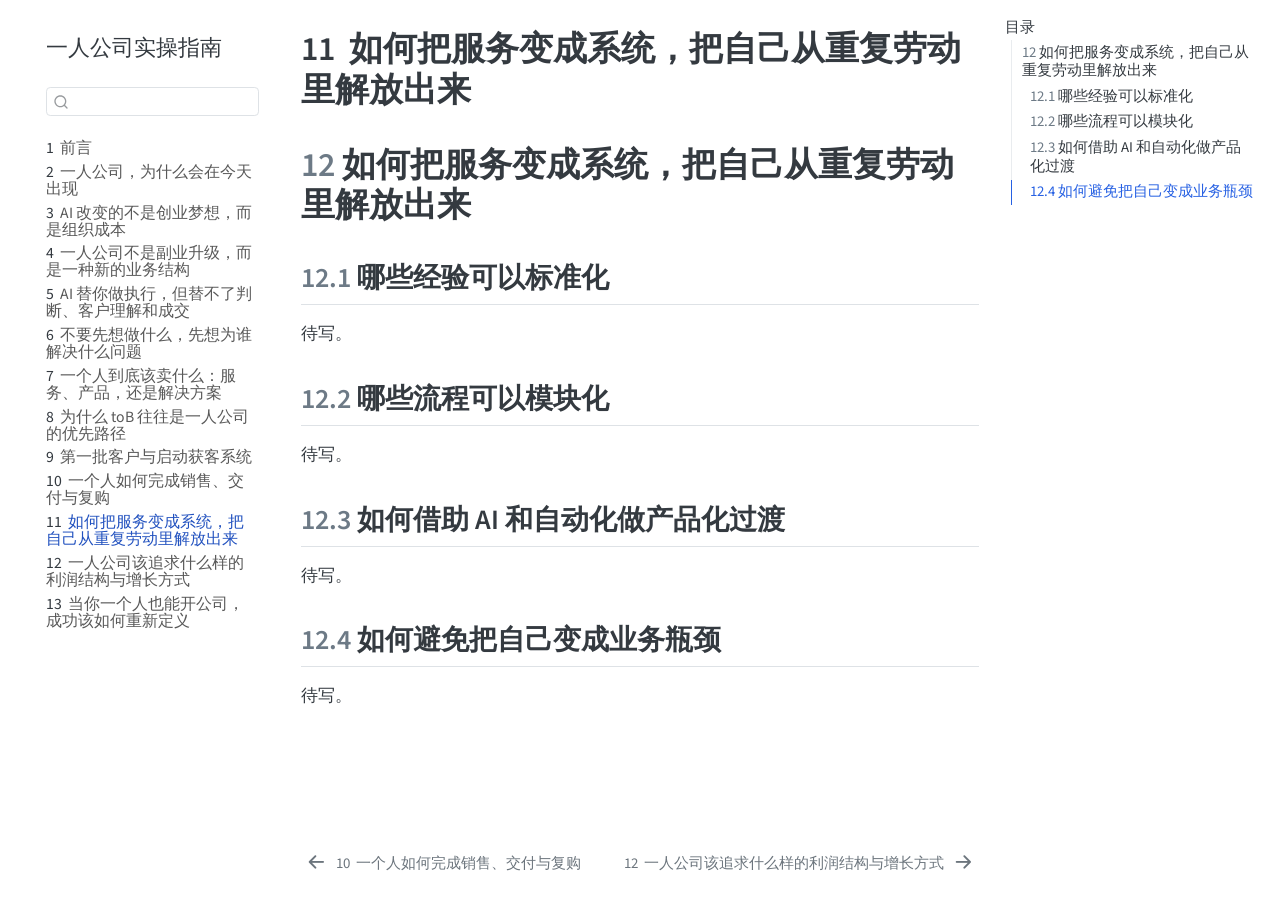
<file: docs/_book/chapters/10-systemize-service.html>
<!DOCTYPE html>
<html xmlns="http://www.w3.org/1999/xhtml" lang="zh-CN" xml:lang="zh-CN"><head>

<meta charset="utf-8">
<meta name="generator" content="quarto-1.9.36">

<meta name="viewport" content="width=device-width, initial-scale=1.0, user-scalable=yes">


<title>11&nbsp; 如何把服务变成系统，把自己从重复劳动里解放出来 – 一人公司实操指南</title>
<style>
/* Default styles provided by pandoc.
** See https://pandoc.org/MANUAL.html#variables-for-html for config info.
*/
code{white-space: pre-wrap;}
span.smallcaps{font-variant: small-caps;}
div.columns{display: flex; gap: min(4vw, 1.5em);}
div.column{flex: auto; overflow-x: auto;}
div.hanging-indent{margin-left: 1.5em; text-indent: -1.5em;}
ul.task-list{list-style: none;}
ul.task-list li input[type="checkbox"] {
  width: 0.8em;
  margin: 0 0.8em 0.2em -1em; /* quarto-specific, see https://github.com/quarto-dev/quarto-cli/issues/4556 */ 
  vertical-align: middle;
}
</style>


<script src="../site_libs/quarto-nav/quarto-nav.js"></script>
<script src="../site_libs/quarto-nav/headroom.min.js"></script>
<script src="../site_libs/clipboard/clipboard.min.js"></script>
<script src="../site_libs/quarto-search/autocomplete.umd.js"></script>
<script src="../site_libs/quarto-search/fuse.min.js"></script>
<script src="../site_libs/quarto-search/quarto-search.js"></script>
<meta name="quarto:offset" content="../">
<link href="../chapters/11-profit-growth.html" rel="next">
<link href="../chapters/09-sales-delivery-renewal.html" rel="prev">
<script src="../site_libs/quarto-html/quarto.js" type="module"></script>
<script src="../site_libs/quarto-html/tabsets/tabsets.js" type="module"></script>
<script src="../site_libs/quarto-html/popper.min.js"></script>
<script src="../site_libs/quarto-html/tippy.umd.min.js"></script>
<script src="../site_libs/quarto-html/anchor.min.js"></script>
<link href="../site_libs/quarto-html/tippy.css" rel="stylesheet">
<link href="../site_libs/quarto-html/quarto-syntax-highlighting-845c23b38eaddc0f92fda52bfe77a8c8.css" rel="stylesheet" id="quarto-text-highlighting-styles">
<script src="../site_libs/bootstrap/bootstrap.min.js"></script>
<link href="../site_libs/bootstrap/bootstrap-icons.css" rel="stylesheet">
<link href="../site_libs/bootstrap/bootstrap-58276482662871cc8d60039e88772c07.min.css" rel="stylesheet" append-hash="true" id="quarto-bootstrap" data-mode="light">
<script id="quarto-search-options" type="application/json">{
  "location": "sidebar",
  "copy-button": false,
  "collapse-after": 3,
  "panel-placement": "start",
  "type": "textbox",
  "limit": 50,
  "keyboard-shortcut": [
    "f",
    "/",
    "s"
  ],
  "show-item-context": false,
  "language": {
    "search-no-results-text": "没有结果",
    "search-matching-documents-text": "匹配的文档",
    "search-copy-link-title": "复制搜索链接",
    "search-hide-matches-text": "隐藏其它匹配结果",
    "search-more-match-text": "更多匹配结果",
    "search-more-matches-text": "更多匹配结果",
    "search-clear-button-title": "清除",
    "search-text-placeholder": "",
    "search-detached-cancel-button-title": "取消",
    "search-submit-button-title": "提交",
    "search-label": "搜索"
  }
}</script>


</head>

<body class="nav-sidebar floating quarto-light">

<div id="quarto-search-results"></div>
  <header id="quarto-header" class="headroom fixed-top">
  <nav class="quarto-secondary-nav">
    <div class="container-fluid d-flex">
      <button type="button" class="quarto-btn-toggle btn" data-bs-toggle="collapse" role="button" data-bs-target=".quarto-sidebar-collapse-item" aria-controls="quarto-sidebar" aria-expanded="false" aria-label="展开或折叠侧边栏导航" onclick="if (window.quartoToggleHeadroom) { window.quartoToggleHeadroom(); }">
        <i class="bi bi-layout-text-sidebar-reverse"></i>
      </button>
        <nav class="quarto-page-breadcrumbs" aria-label="breadcrumb"><ol class="breadcrumb"><li class="breadcrumb-item"><a href="../chapters/10-systemize-service.html"><span class="chapter-number">11</span>&nbsp; <span class="chapter-title">如何把服务变成系统，把自己从重复劳动里解放出来</span></a></li></ol></nav>
        <a class="flex-grow-1" role="navigation" data-bs-toggle="collapse" data-bs-target=".quarto-sidebar-collapse-item" aria-controls="quarto-sidebar" aria-expanded="false" aria-label="展开或折叠侧边栏导航" onclick="if (window.quartoToggleHeadroom) { window.quartoToggleHeadroom(); }">      
        </a>
      <button type="button" class="btn quarto-search-button" aria-label="搜索" onclick="window.quartoOpenSearch();">
        <i class="bi bi-search"></i>
      </button>
    </div>
  </nav>
</header>
<!-- content -->
<div id="quarto-content" class="quarto-container page-columns page-rows-contents page-layout-article">
<!-- sidebar -->
  <nav id="quarto-sidebar" class="sidebar collapse collapse-horizontal quarto-sidebar-collapse-item sidebar-navigation floating overflow-auto">
    <div class="pt-lg-2 mt-2 text-left sidebar-header">
    <div class="sidebar-title mb-0 py-0">
      <a href="../">一人公司实操指南</a> 
    </div>
      </div>
        <div class="mt-2 flex-shrink-0 align-items-center">
        <div class="sidebar-search">
        <div id="quarto-search" class="" title="搜索"></div>
        </div>
        </div>
    <div class="sidebar-menu-container"> 
    <ul class="list-unstyled mt-1">
        <li class="sidebar-item">
  <div class="sidebar-item-container"> 
  <a href="../index.html" class="sidebar-item-text sidebar-link">
 <span class="menu-text"><span class="chapter-number">1</span>&nbsp; <span class="chapter-title">前言</span></span></a>
  </div>
</li>
        <li class="sidebar-item">
  <div class="sidebar-item-container"> 
  <a href="../chapters/01-why-now.html" class="sidebar-item-text sidebar-link">
 <span class="menu-text"><span class="chapter-number">2</span>&nbsp; <span class="chapter-title">一人公司，为什么会在今天出现</span></span></a>
  </div>
</li>
        <li class="sidebar-item">
  <div class="sidebar-item-container"> 
  <a href="../chapters/02-org-cost.html" class="sidebar-item-text sidebar-link">
 <span class="menu-text"><span class="chapter-number">3</span>&nbsp; <span class="chapter-title">AI 改变的不是创业梦想，而是组织成本</span></span></a>
  </div>
</li>
        <li class="sidebar-item">
  <div class="sidebar-item-container"> 
  <a href="../chapters/03-business-structure.html" class="sidebar-item-text sidebar-link">
 <span class="menu-text"><span class="chapter-number">4</span>&nbsp; <span class="chapter-title">一人公司不是副业升级，而是一种新的业务结构</span></span></a>
  </div>
</li>
        <li class="sidebar-item">
  <div class="sidebar-item-container"> 
  <a href="../chapters/04-judgment.html" class="sidebar-item-text sidebar-link">
 <span class="menu-text"><span class="chapter-number">5</span>&nbsp; <span class="chapter-title">AI 替你做执行，但替不了判断、客户理解和成交</span></span></a>
  </div>
</li>
        <li class="sidebar-item">
  <div class="sidebar-item-container"> 
  <a href="../chapters/05-problem-first.html" class="sidebar-item-text sidebar-link">
 <span class="menu-text"><span class="chapter-number">6</span>&nbsp; <span class="chapter-title">不要先想做什么，先想为谁解决什么问题</span></span></a>
  </div>
</li>
        <li class="sidebar-item">
  <div class="sidebar-item-container"> 
  <a href="../chapters/06-what-to-sell.html" class="sidebar-item-text sidebar-link">
 <span class="menu-text"><span class="chapter-number">7</span>&nbsp; <span class="chapter-title">一个人到底该卖什么：服务、产品，还是解决方案</span></span></a>
  </div>
</li>
        <li class="sidebar-item">
  <div class="sidebar-item-container"> 
  <a href="../chapters/07-why-tob.html" class="sidebar-item-text sidebar-link">
 <span class="menu-text"><span class="chapter-number">8</span>&nbsp; <span class="chapter-title">为什么 toB 往往是一人公司的优先路径</span></span></a>
  </div>
</li>
        <li class="sidebar-item">
  <div class="sidebar-item-container"> 
  <a href="../chapters/08-first-customers.html" class="sidebar-item-text sidebar-link">
 <span class="menu-text"><span class="chapter-number">9</span>&nbsp; <span class="chapter-title">第一批客户与启动获客系统</span></span></a>
  </div>
</li>
        <li class="sidebar-item">
  <div class="sidebar-item-container"> 
  <a href="../chapters/09-sales-delivery-renewal.html" class="sidebar-item-text sidebar-link">
 <span class="menu-text"><span class="chapter-number">10</span>&nbsp; <span class="chapter-title">一个人如何完成销售、交付与复购</span></span></a>
  </div>
</li>
        <li class="sidebar-item">
  <div class="sidebar-item-container"> 
  <a href="../chapters/10-systemize-service.html" class="sidebar-item-text sidebar-link active">
 <span class="menu-text"><span class="chapter-number">11</span>&nbsp; <span class="chapter-title">如何把服务变成系统，把自己从重复劳动里解放出来</span></span></a>
  </div>
</li>
        <li class="sidebar-item">
  <div class="sidebar-item-container"> 
  <a href="../chapters/11-profit-growth.html" class="sidebar-item-text sidebar-link">
 <span class="menu-text"><span class="chapter-number">12</span>&nbsp; <span class="chapter-title">一人公司该追求什么样的利润结构与增长方式</span></span></a>
  </div>
</li>
        <li class="sidebar-item">
  <div class="sidebar-item-container"> 
  <a href="../chapters/12-redefine-success.html" class="sidebar-item-text sidebar-link">
 <span class="menu-text"><span class="chapter-number">13</span>&nbsp; <span class="chapter-title">当你一个人也能开公司，成功该如何重新定义</span></span></a>
  </div>
</li>
    </ul>
    </div>
</nav>
<div id="quarto-sidebar-glass" class="quarto-sidebar-collapse-item" data-bs-toggle="collapse" data-bs-target=".quarto-sidebar-collapse-item"></div>
<!-- margin-sidebar -->
    <div id="quarto-margin-sidebar" class="sidebar margin-sidebar">
        <nav id="TOC" role="doc-toc" class="toc-active">
    <h2 id="toc-title">目录</h2>
   
  <ul>
  <li><a href="#如何把服务变成系统把自己从重复劳动里解放出来" id="toc-如何把服务变成系统把自己从重复劳动里解放出来" class="nav-link active" data-scroll-target="#如何把服务变成系统把自己从重复劳动里解放出来"><span class="header-section-number">12</span> 如何把服务变成系统，把自己从重复劳动里解放出来</a>
  <ul class="collapse">
  <li><a href="#哪些经验可以标准化" id="toc-哪些经验可以标准化" class="nav-link" data-scroll-target="#哪些经验可以标准化"><span class="header-section-number">12.1</span> 哪些经验可以标准化</a></li>
  <li><a href="#哪些流程可以模块化" id="toc-哪些流程可以模块化" class="nav-link" data-scroll-target="#哪些流程可以模块化"><span class="header-section-number">12.2</span> 哪些流程可以模块化</a></li>
  <li><a href="#如何借助-ai-和自动化做产品化过渡" id="toc-如何借助-ai-和自动化做产品化过渡" class="nav-link" data-scroll-target="#如何借助-ai-和自动化做产品化过渡"><span class="header-section-number">12.3</span> 如何借助 AI 和自动化做产品化过渡</a></li>
  <li><a href="#如何避免把自己变成业务瓶颈" id="toc-如何避免把自己变成业务瓶颈" class="nav-link" data-scroll-target="#如何避免把自己变成业务瓶颈"><span class="header-section-number">12.4</span> 如何避免把自己变成业务瓶颈</a></li>
  </ul></li>
  </ul>
</nav>
    </div>
<!-- main -->
<main class="content" id="quarto-document-content">

<header id="title-block-header" class="quarto-title-block default">
<div class="quarto-title">
<h1 class="title"><span class="chapter-number">11</span>&nbsp; <span class="chapter-title">如何把服务变成系统，把自己从重复劳动里解放出来</span></h1>
</div>



<div class="quarto-title-meta">

    
  
    
  </div>
  


</header>


<section id="如何把服务变成系统把自己从重复劳动里解放出来" class="level1" data-number="12">
<h1 data-number="12"><span class="header-section-number">12</span> 如何把服务变成系统，把自己从重复劳动里解放出来</h1>
<section id="哪些经验可以标准化" class="level2" data-number="12.1">
<h2 data-number="12.1" class="anchored" data-anchor-id="哪些经验可以标准化"><span class="header-section-number">12.1</span> 哪些经验可以标准化</h2>
<p>待写。</p>
</section>
<section id="哪些流程可以模块化" class="level2" data-number="12.2">
<h2 data-number="12.2" class="anchored" data-anchor-id="哪些流程可以模块化"><span class="header-section-number">12.2</span> 哪些流程可以模块化</h2>
<p>待写。</p>
</section>
<section id="如何借助-ai-和自动化做产品化过渡" class="level2" data-number="12.3">
<h2 data-number="12.3" class="anchored" data-anchor-id="如何借助-ai-和自动化做产品化过渡"><span class="header-section-number">12.3</span> 如何借助 AI 和自动化做产品化过渡</h2>
<p>待写。</p>
</section>
<section id="如何避免把自己变成业务瓶颈" class="level2" data-number="12.4">
<h2 data-number="12.4" class="anchored" data-anchor-id="如何避免把自己变成业务瓶颈"><span class="header-section-number">12.4</span> 如何避免把自己变成业务瓶颈</h2>
<p>待写。</p>


</section>
</section>

</main> <!-- /main -->
<script id="quarto-html-after-body" type="application/javascript">
  window.document.addEventListener("DOMContentLoaded", function (event) {
    const icon = "";
    const anchorJS = new window.AnchorJS();
    anchorJS.options = {
      placement: 'right',
      icon: icon
    };
    anchorJS.add('.anchored');
    const isCodeAnnotation = (el) => {
      for (const clz of el.classList) {
        if (clz.startsWith('code-annotation-')) {                     
          return true;
        }
      }
      return false;
    }
    const onCopySuccess = function(e) {
      // button target
      const button = e.trigger;
      // don't keep focus
      button.blur();
      // flash "checked"
      button.classList.add('code-copy-button-checked');
      var currentTitle = button.getAttribute("title");
      button.setAttribute("title", "已复制");
      let tooltip;
      if (window.bootstrap) {
        button.setAttribute("data-bs-toggle", "tooltip");
        button.setAttribute("data-bs-placement", "left");
        button.setAttribute("data-bs-title", "已复制");
        tooltip = new bootstrap.Tooltip(button, 
          { trigger: "manual", 
            customClass: "code-copy-button-tooltip",
            offset: [0, -8]});
        tooltip.show();    
      }
      setTimeout(function() {
        if (tooltip) {
          tooltip.hide();
          button.removeAttribute("data-bs-title");
          button.removeAttribute("data-bs-toggle");
          button.removeAttribute("data-bs-placement");
        }
        button.setAttribute("title", currentTitle);
        button.classList.remove('code-copy-button-checked');
      }, 1000);
      // clear code selection
      e.clearSelection();
    }
    const getTextToCopy = function(trigger) {
      const outerScaffold = trigger.parentElement.cloneNode(true);
      const codeEl = outerScaffold.querySelector('code');
      for (const childEl of codeEl.children) {
        if (isCodeAnnotation(childEl)) {
          childEl.remove();
        }
      }
      return codeEl.innerText;
    }
    const clipboard = new window.ClipboardJS('.code-copy-button:not([data-in-quarto-modal])', {
      text: getTextToCopy
    });
    clipboard.on('success', onCopySuccess);
    if (window.document.getElementById('quarto-embedded-source-code-modal')) {
      const clipboardModal = new window.ClipboardJS('.code-copy-button[data-in-quarto-modal]', {
        text: getTextToCopy,
        container: window.document.getElementById('quarto-embedded-source-code-modal')
      });
      clipboardModal.on('success', onCopySuccess);
    }
      var localhostRegex = new RegExp(/^(?:http|https):\/\/localhost\:?[0-9]*\//);
      var mailtoRegex = new RegExp(/^mailto:/);
        var filterRegex = new RegExp('/' + window.location.host + '/');
      var isInternal = (href) => {
          return filterRegex.test(href) || localhostRegex.test(href) || mailtoRegex.test(href);
      }
      // Inspect non-navigation links and adorn them if external
     var links = window.document.querySelectorAll('a[href]:not(.nav-link):not(.navbar-brand):not(.toc-action):not(.sidebar-link):not(.sidebar-item-toggle):not(.pagination-link):not(.no-external):not([aria-hidden]):not(.dropdown-item):not(.quarto-navigation-tool):not(.about-link)');
      for (var i=0; i<links.length; i++) {
        const link = links[i];
        if (!isInternal(link.href)) {
          // undo the damage that might have been done by quarto-nav.js in the case of
          // links that we want to consider external
          if (link.dataset.originalHref !== undefined) {
            link.href = link.dataset.originalHref;
          }
        }
      }
    function tippyHover(el, contentFn, onTriggerFn, onUntriggerFn) {
      const config = {
        allowHTML: true,
        maxWidth: 500,
        delay: 100,
        arrow: false,
        appendTo: function(el) {
            return el.parentElement;
        },
        interactive: true,
        interactiveBorder: 10,
        theme: 'quarto',
        placement: 'bottom-start',
      };
      if (contentFn) {
        config.content = contentFn;
      }
      if (onTriggerFn) {
        config.onTrigger = onTriggerFn;
      }
      if (onUntriggerFn) {
        config.onUntrigger = onUntriggerFn;
      }
      window.tippy(el, config); 
    }
    const noterefs = window.document.querySelectorAll('a[role="doc-noteref"]');
    for (var i=0; i<noterefs.length; i++) {
      const ref = noterefs[i];
      tippyHover(ref, function() {
        // use id or data attribute instead here
        let href = ref.getAttribute('data-footnote-href') || ref.getAttribute('href');
        try { href = new URL(href).hash; } catch {}
        const id = href.replace(/^#\/?/, "");
        const note = window.document.getElementById(id);
        if (note) {
          return note.innerHTML;
        } else {
          return "";
        }
      });
    }
    const xrefs = window.document.querySelectorAll('a.quarto-xref');
    const processXRef = (id, note) => {
      // Strip column container classes
      const stripColumnClz = (el) => {
        el.classList.remove("page-full", "page-columns");
        if (el.children) {
          for (const child of el.children) {
            stripColumnClz(child);
          }
        }
      }
      stripColumnClz(note)
      if (id === null || id.startsWith('sec-')) {
        // Special case sections, only their first couple elements
        const container = document.createElement("div");
        if (note.children && note.children.length > 2) {
          container.appendChild(note.children[0].cloneNode(true));
          for (let i = 1; i < note.children.length; i++) {
            const child = note.children[i];
            if (child.tagName === "P" && child.innerText === "") {
              continue;
            } else {
              container.appendChild(child.cloneNode(true));
              break;
            }
          }
          if (window.Quarto?.typesetMath) {
            window.Quarto.typesetMath(container);
          }
          return container.innerHTML
        } else {
          if (window.Quarto?.typesetMath) {
            window.Quarto.typesetMath(note);
          }
          return note.innerHTML;
        }
      } else {
        // Remove any anchor links if they are present
        const anchorLink = note.querySelector('a.anchorjs-link');
        if (anchorLink) {
          anchorLink.remove();
        }
        if (window.Quarto?.typesetMath) {
          window.Quarto.typesetMath(note);
        }
        if (note.classList.contains("callout")) {
          return note.outerHTML;
        } else {
          return note.innerHTML;
        }
      }
    }
    for (var i=0; i<xrefs.length; i++) {
      const xref = xrefs[i];
      tippyHover(xref, undefined, function(instance) {
        instance.disable();
        let url = xref.getAttribute('href');
        let hash = undefined; 
        if (url.startsWith('#')) {
          hash = url;
        } else {
          try { hash = new URL(url).hash; } catch {}
        }
        if (hash) {
          const id = hash.replace(/^#\/?/, "");
          const note = window.document.getElementById(id);
          if (note !== null) {
            try {
              const html = processXRef(id, note.cloneNode(true));
              instance.setContent(html);
            } finally {
              instance.enable();
              instance.show();
            }
          } else {
            // See if we can fetch this
            fetch(url.split('#')[0])
            .then(res => res.text())
            .then(html => {
              const parser = new DOMParser();
              const htmlDoc = parser.parseFromString(html, "text/html");
              const note = htmlDoc.getElementById(id);
              if (note !== null) {
                const html = processXRef(id, note);
                instance.setContent(html);
              } 
            }).finally(() => {
              instance.enable();
              instance.show();
            });
          }
        } else {
          // See if we can fetch a full url (with no hash to target)
          // This is a special case and we should probably do some content thinning / targeting
          fetch(url)
          .then(res => res.text())
          .then(html => {
            const parser = new DOMParser();
            const htmlDoc = parser.parseFromString(html, "text/html");
            const note = htmlDoc.querySelector('main.content');
            if (note !== null) {
              // This should only happen for chapter cross references
              // (since there is no id in the URL)
              // remove the first header
              if (note.children.length > 0 && note.children[0].tagName === "HEADER") {
                note.children[0].remove();
              }
              const html = processXRef(null, note);
              instance.setContent(html);
            } 
          }).finally(() => {
            instance.enable();
            instance.show();
          });
        }
      }, function(instance) {
      });
    }
        let selectedAnnoteEl;
        const selectorForAnnotation = ( cell, annotation) => {
          let cellAttr = 'data-code-cell="' + cell + '"';
          let lineAttr = 'data-code-annotation="' +  annotation + '"';
          const selector = 'span[' + cellAttr + '][' + lineAttr + ']';
          return selector;
        }
        const selectCodeLines = (annoteEl) => {
          const doc = window.document;
          const targetCell = annoteEl.getAttribute("data-target-cell");
          const targetAnnotation = annoteEl.getAttribute("data-target-annotation");
          const annoteSpan = window.document.querySelector(selectorForAnnotation(targetCell, targetAnnotation));
          const lines = annoteSpan.getAttribute("data-code-lines").split(",");
          const lineIds = lines.map((line) => {
            return targetCell + "-" + line;
          })
          let top = null;
          let height = null;
          let parent = null;
          if (lineIds.length > 0) {
              //compute the position of the single el (top and bottom and make a div)
              const el = window.document.getElementById(lineIds[0]);
              top = el.offsetTop;
              height = el.offsetHeight;
              parent = el.parentElement.parentElement;
            if (lineIds.length > 1) {
              const lastEl = window.document.getElementById(lineIds[lineIds.length - 1]);
              const bottom = lastEl.offsetTop + lastEl.offsetHeight;
              height = bottom - top;
            }
            if (top !== null && height !== null && parent !== null) {
              // cook up a div (if necessary) and position it 
              let div = window.document.getElementById("code-annotation-line-highlight");
              if (div === null) {
                div = window.document.createElement("div");
                div.setAttribute("id", "code-annotation-line-highlight");
                div.style.position = 'absolute';
                parent.appendChild(div);
              }
              div.style.top = top - 2 + "px";
              div.style.height = height + 4 + "px";
              div.style.left = 0;
              let gutterDiv = window.document.getElementById("code-annotation-line-highlight-gutter");
              if (gutterDiv === null) {
                gutterDiv = window.document.createElement("div");
                gutterDiv.setAttribute("id", "code-annotation-line-highlight-gutter");
                gutterDiv.style.position = 'absolute';
                const codeCell = window.document.getElementById(targetCell);
                const gutter = codeCell.querySelector('.code-annotation-gutter');
                gutter.appendChild(gutterDiv);
              }
              gutterDiv.style.top = top - 2 + "px";
              gutterDiv.style.height = height + 4 + "px";
            }
            selectedAnnoteEl = annoteEl;
          }
        };
        const unselectCodeLines = () => {
          const elementsIds = ["code-annotation-line-highlight", "code-annotation-line-highlight-gutter"];
          elementsIds.forEach((elId) => {
            const div = window.document.getElementById(elId);
            if (div) {
              div.remove();
            }
          });
          selectedAnnoteEl = undefined;
        };
          // Handle positioning of the toggle
      window.addEventListener(
        "resize",
        throttle(() => {
          elRect = undefined;
          if (selectedAnnoteEl) {
            selectCodeLines(selectedAnnoteEl);
          }
        }, 10)
      );
      function throttle(fn, ms) {
      let throttle = false;
      let timer;
        return (...args) => {
          if(!throttle) { // first call gets through
              fn.apply(this, args);
              throttle = true;
          } else { // all the others get throttled
              if(timer) clearTimeout(timer); // cancel #2
              timer = setTimeout(() => {
                fn.apply(this, args);
                timer = throttle = false;
              }, ms);
          }
        };
      }
        // Attach click handler to the DT
        const annoteDls = window.document.querySelectorAll('dt[data-target-cell]');
        for (const annoteDlNode of annoteDls) {
          annoteDlNode.addEventListener('click', (event) => {
            const clickedEl = event.target;
            if (clickedEl !== selectedAnnoteEl) {
              unselectCodeLines();
              const activeEl = window.document.querySelector('dt[data-target-cell].code-annotation-active');
              if (activeEl) {
                activeEl.classList.remove('code-annotation-active');
              }
              selectCodeLines(clickedEl);
              clickedEl.classList.add('code-annotation-active');
            } else {
              // Unselect the line
              unselectCodeLines();
              clickedEl.classList.remove('code-annotation-active');
            }
          });
        }
    const findCites = (el) => {
      const parentEl = el.parentElement;
      if (parentEl) {
        const cites = parentEl.dataset.cites;
        if (cites) {
          return {
            el,
            cites: cites.split(' ')
          };
        } else {
          return findCites(el.parentElement)
        }
      } else {
        return undefined;
      }
    };
    var bibliorefs = window.document.querySelectorAll('a[role="doc-biblioref"]');
    for (var i=0; i<bibliorefs.length; i++) {
      const ref = bibliorefs[i];
      const citeInfo = findCites(ref);
      if (citeInfo) {
        tippyHover(citeInfo.el, function() {
          var popup = window.document.createElement('div');
          citeInfo.cites.forEach(function(cite) {
            var citeDiv = window.document.createElement('div');
            citeDiv.classList.add('hanging-indent');
            citeDiv.classList.add('csl-entry');
            var biblioDiv = window.document.getElementById('ref-' + cite);
            if (biblioDiv) {
              citeDiv.innerHTML = biblioDiv.innerHTML;
            }
            popup.appendChild(citeDiv);
          });
          return popup.innerHTML;
        });
      }
    }
  });
  </script>
<nav class="page-navigation">
  <div class="nav-page nav-page-previous">
      <a href="../chapters/09-sales-delivery-renewal.html" class="pagination-link" aria-label="一个人如何完成销售、交付与复购">
        <i class="bi bi-arrow-left-short"></i> <span class="nav-page-text"><span class="chapter-number">10</span>&nbsp; <span class="chapter-title">一个人如何完成销售、交付与复购</span></span>
      </a>          
  </div>
  <div class="nav-page nav-page-next">
      <a href="../chapters/11-profit-growth.html" class="pagination-link" aria-label="一人公司该追求什么样的利润结构与增长方式">
        <span class="nav-page-text"><span class="chapter-number">12</span>&nbsp; <span class="chapter-title">一人公司该追求什么样的利润结构与增长方式</span></span> <i class="bi bi-arrow-right-short"></i>
      </a>
  </div>
</nav>
</div> <!-- /content -->




</body></html>
</file>
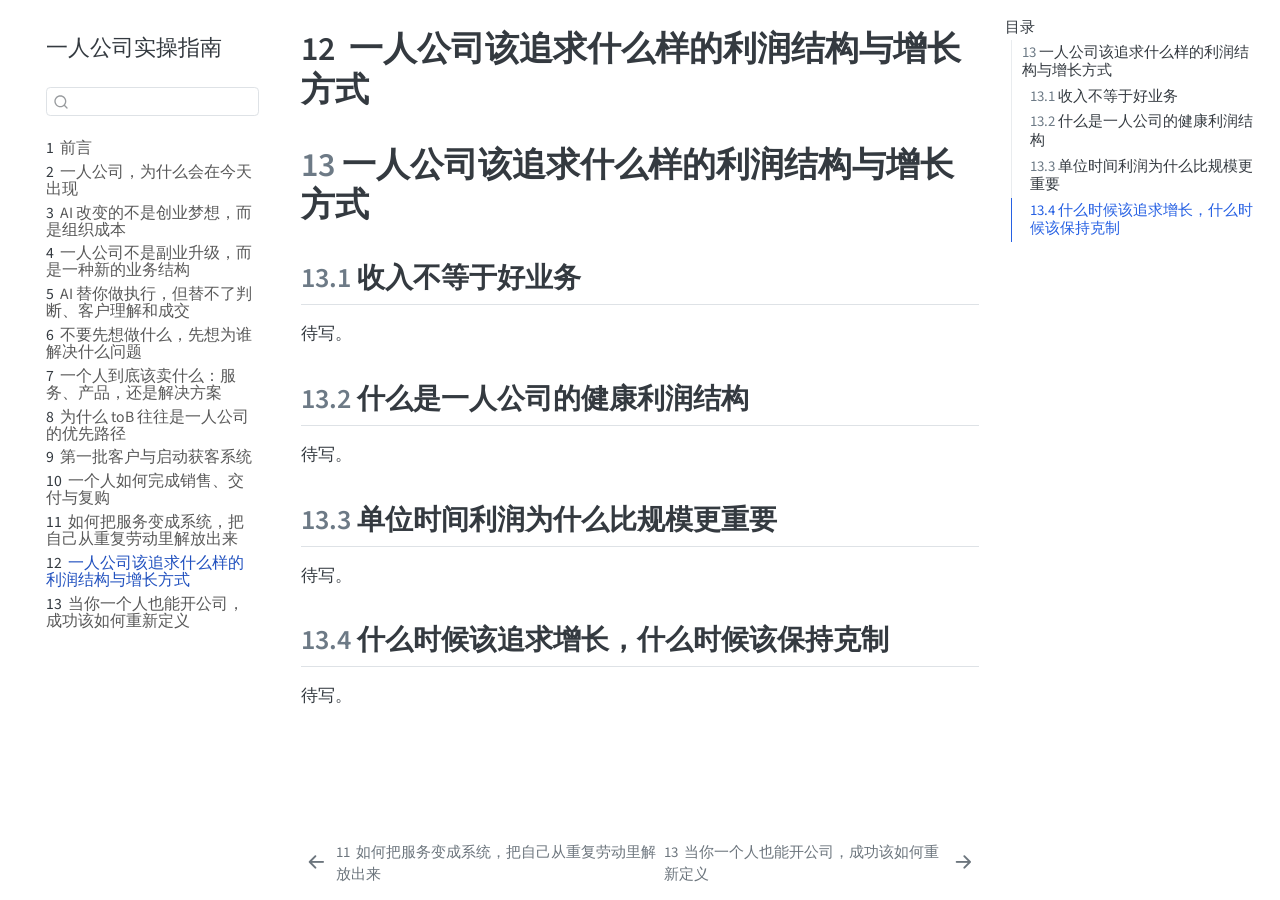
<file: docs/_book/chapters/11-profit-growth.html>
<!DOCTYPE html>
<html xmlns="http://www.w3.org/1999/xhtml" lang="zh-CN" xml:lang="zh-CN"><head>

<meta charset="utf-8">
<meta name="generator" content="quarto-1.9.36">

<meta name="viewport" content="width=device-width, initial-scale=1.0, user-scalable=yes">


<title>12&nbsp; 一人公司该追求什么样的利润结构与增长方式 – 一人公司实操指南</title>
<style>
/* Default styles provided by pandoc.
** See https://pandoc.org/MANUAL.html#variables-for-html for config info.
*/
code{white-space: pre-wrap;}
span.smallcaps{font-variant: small-caps;}
div.columns{display: flex; gap: min(4vw, 1.5em);}
div.column{flex: auto; overflow-x: auto;}
div.hanging-indent{margin-left: 1.5em; text-indent: -1.5em;}
ul.task-list{list-style: none;}
ul.task-list li input[type="checkbox"] {
  width: 0.8em;
  margin: 0 0.8em 0.2em -1em; /* quarto-specific, see https://github.com/quarto-dev/quarto-cli/issues/4556 */ 
  vertical-align: middle;
}
</style>


<script src="../site_libs/quarto-nav/quarto-nav.js"></script>
<script src="../site_libs/quarto-nav/headroom.min.js"></script>
<script src="../site_libs/clipboard/clipboard.min.js"></script>
<script src="../site_libs/quarto-search/autocomplete.umd.js"></script>
<script src="../site_libs/quarto-search/fuse.min.js"></script>
<script src="../site_libs/quarto-search/quarto-search.js"></script>
<meta name="quarto:offset" content="../">
<link href="../chapters/12-redefine-success.html" rel="next">
<link href="../chapters/10-systemize-service.html" rel="prev">
<script src="../site_libs/quarto-html/quarto.js" type="module"></script>
<script src="../site_libs/quarto-html/tabsets/tabsets.js" type="module"></script>
<script src="../site_libs/quarto-html/popper.min.js"></script>
<script src="../site_libs/quarto-html/tippy.umd.min.js"></script>
<script src="../site_libs/quarto-html/anchor.min.js"></script>
<link href="../site_libs/quarto-html/tippy.css" rel="stylesheet">
<link href="../site_libs/quarto-html/quarto-syntax-highlighting-845c23b38eaddc0f92fda52bfe77a8c8.css" rel="stylesheet" id="quarto-text-highlighting-styles">
<script src="../site_libs/bootstrap/bootstrap.min.js"></script>
<link href="../site_libs/bootstrap/bootstrap-icons.css" rel="stylesheet">
<link href="../site_libs/bootstrap/bootstrap-58276482662871cc8d60039e88772c07.min.css" rel="stylesheet" append-hash="true" id="quarto-bootstrap" data-mode="light">
<script id="quarto-search-options" type="application/json">{
  "location": "sidebar",
  "copy-button": false,
  "collapse-after": 3,
  "panel-placement": "start",
  "type": "textbox",
  "limit": 50,
  "keyboard-shortcut": [
    "f",
    "/",
    "s"
  ],
  "show-item-context": false,
  "language": {
    "search-no-results-text": "没有结果",
    "search-matching-documents-text": "匹配的文档",
    "search-copy-link-title": "复制搜索链接",
    "search-hide-matches-text": "隐藏其它匹配结果",
    "search-more-match-text": "更多匹配结果",
    "search-more-matches-text": "更多匹配结果",
    "search-clear-button-title": "清除",
    "search-text-placeholder": "",
    "search-detached-cancel-button-title": "取消",
    "search-submit-button-title": "提交",
    "search-label": "搜索"
  }
}</script>


</head>

<body class="nav-sidebar floating quarto-light">

<div id="quarto-search-results"></div>
  <header id="quarto-header" class="headroom fixed-top">
  <nav class="quarto-secondary-nav">
    <div class="container-fluid d-flex">
      <button type="button" class="quarto-btn-toggle btn" data-bs-toggle="collapse" role="button" data-bs-target=".quarto-sidebar-collapse-item" aria-controls="quarto-sidebar" aria-expanded="false" aria-label="展开或折叠侧边栏导航" onclick="if (window.quartoToggleHeadroom) { window.quartoToggleHeadroom(); }">
        <i class="bi bi-layout-text-sidebar-reverse"></i>
      </button>
        <nav class="quarto-page-breadcrumbs" aria-label="breadcrumb"><ol class="breadcrumb"><li class="breadcrumb-item"><a href="../chapters/11-profit-growth.html"><span class="chapter-number">12</span>&nbsp; <span class="chapter-title">一人公司该追求什么样的利润结构与增长方式</span></a></li></ol></nav>
        <a class="flex-grow-1" role="navigation" data-bs-toggle="collapse" data-bs-target=".quarto-sidebar-collapse-item" aria-controls="quarto-sidebar" aria-expanded="false" aria-label="展开或折叠侧边栏导航" onclick="if (window.quartoToggleHeadroom) { window.quartoToggleHeadroom(); }">      
        </a>
      <button type="button" class="btn quarto-search-button" aria-label="搜索" onclick="window.quartoOpenSearch();">
        <i class="bi bi-search"></i>
      </button>
    </div>
  </nav>
</header>
<!-- content -->
<div id="quarto-content" class="quarto-container page-columns page-rows-contents page-layout-article">
<!-- sidebar -->
  <nav id="quarto-sidebar" class="sidebar collapse collapse-horizontal quarto-sidebar-collapse-item sidebar-navigation floating overflow-auto">
    <div class="pt-lg-2 mt-2 text-left sidebar-header">
    <div class="sidebar-title mb-0 py-0">
      <a href="../">一人公司实操指南</a> 
    </div>
      </div>
        <div class="mt-2 flex-shrink-0 align-items-center">
        <div class="sidebar-search">
        <div id="quarto-search" class="" title="搜索"></div>
        </div>
        </div>
    <div class="sidebar-menu-container"> 
    <ul class="list-unstyled mt-1">
        <li class="sidebar-item">
  <div class="sidebar-item-container"> 
  <a href="../index.html" class="sidebar-item-text sidebar-link">
 <span class="menu-text"><span class="chapter-number">1</span>&nbsp; <span class="chapter-title">前言</span></span></a>
  </div>
</li>
        <li class="sidebar-item">
  <div class="sidebar-item-container"> 
  <a href="../chapters/01-why-now.html" class="sidebar-item-text sidebar-link">
 <span class="menu-text"><span class="chapter-number">2</span>&nbsp; <span class="chapter-title">一人公司，为什么会在今天出现</span></span></a>
  </div>
</li>
        <li class="sidebar-item">
  <div class="sidebar-item-container"> 
  <a href="../chapters/02-org-cost.html" class="sidebar-item-text sidebar-link">
 <span class="menu-text"><span class="chapter-number">3</span>&nbsp; <span class="chapter-title">AI 改变的不是创业梦想，而是组织成本</span></span></a>
  </div>
</li>
        <li class="sidebar-item">
  <div class="sidebar-item-container"> 
  <a href="../chapters/03-business-structure.html" class="sidebar-item-text sidebar-link">
 <span class="menu-text"><span class="chapter-number">4</span>&nbsp; <span class="chapter-title">一人公司不是副业升级，而是一种新的业务结构</span></span></a>
  </div>
</li>
        <li class="sidebar-item">
  <div class="sidebar-item-container"> 
  <a href="../chapters/04-judgment.html" class="sidebar-item-text sidebar-link">
 <span class="menu-text"><span class="chapter-number">5</span>&nbsp; <span class="chapter-title">AI 替你做执行，但替不了判断、客户理解和成交</span></span></a>
  </div>
</li>
        <li class="sidebar-item">
  <div class="sidebar-item-container"> 
  <a href="../chapters/05-problem-first.html" class="sidebar-item-text sidebar-link">
 <span class="menu-text"><span class="chapter-number">6</span>&nbsp; <span class="chapter-title">不要先想做什么，先想为谁解决什么问题</span></span></a>
  </div>
</li>
        <li class="sidebar-item">
  <div class="sidebar-item-container"> 
  <a href="../chapters/06-what-to-sell.html" class="sidebar-item-text sidebar-link">
 <span class="menu-text"><span class="chapter-number">7</span>&nbsp; <span class="chapter-title">一个人到底该卖什么：服务、产品，还是解决方案</span></span></a>
  </div>
</li>
        <li class="sidebar-item">
  <div class="sidebar-item-container"> 
  <a href="../chapters/07-why-tob.html" class="sidebar-item-text sidebar-link">
 <span class="menu-text"><span class="chapter-number">8</span>&nbsp; <span class="chapter-title">为什么 toB 往往是一人公司的优先路径</span></span></a>
  </div>
</li>
        <li class="sidebar-item">
  <div class="sidebar-item-container"> 
  <a href="../chapters/08-first-customers.html" class="sidebar-item-text sidebar-link">
 <span class="menu-text"><span class="chapter-number">9</span>&nbsp; <span class="chapter-title">第一批客户与启动获客系统</span></span></a>
  </div>
</li>
        <li class="sidebar-item">
  <div class="sidebar-item-container"> 
  <a href="../chapters/09-sales-delivery-renewal.html" class="sidebar-item-text sidebar-link">
 <span class="menu-text"><span class="chapter-number">10</span>&nbsp; <span class="chapter-title">一个人如何完成销售、交付与复购</span></span></a>
  </div>
</li>
        <li class="sidebar-item">
  <div class="sidebar-item-container"> 
  <a href="../chapters/10-systemize-service.html" class="sidebar-item-text sidebar-link">
 <span class="menu-text"><span class="chapter-number">11</span>&nbsp; <span class="chapter-title">如何把服务变成系统，把自己从重复劳动里解放出来</span></span></a>
  </div>
</li>
        <li class="sidebar-item">
  <div class="sidebar-item-container"> 
  <a href="../chapters/11-profit-growth.html" class="sidebar-item-text sidebar-link active">
 <span class="menu-text"><span class="chapter-number">12</span>&nbsp; <span class="chapter-title">一人公司该追求什么样的利润结构与增长方式</span></span></a>
  </div>
</li>
        <li class="sidebar-item">
  <div class="sidebar-item-container"> 
  <a href="../chapters/12-redefine-success.html" class="sidebar-item-text sidebar-link">
 <span class="menu-text"><span class="chapter-number">13</span>&nbsp; <span class="chapter-title">当你一个人也能开公司，成功该如何重新定义</span></span></a>
  </div>
</li>
    </ul>
    </div>
</nav>
<div id="quarto-sidebar-glass" class="quarto-sidebar-collapse-item" data-bs-toggle="collapse" data-bs-target=".quarto-sidebar-collapse-item"></div>
<!-- margin-sidebar -->
    <div id="quarto-margin-sidebar" class="sidebar margin-sidebar">
        <nav id="TOC" role="doc-toc" class="toc-active">
    <h2 id="toc-title">目录</h2>
   
  <ul>
  <li><a href="#一人公司该追求什么样的利润结构与增长方式" id="toc-一人公司该追求什么样的利润结构与增长方式" class="nav-link active" data-scroll-target="#一人公司该追求什么样的利润结构与增长方式"><span class="header-section-number">13</span> 一人公司该追求什么样的利润结构与增长方式</a>
  <ul class="collapse">
  <li><a href="#收入不等于好业务" id="toc-收入不等于好业务" class="nav-link" data-scroll-target="#收入不等于好业务"><span class="header-section-number">13.1</span> 收入不等于好业务</a></li>
  <li><a href="#什么是一人公司的健康利润结构" id="toc-什么是一人公司的健康利润结构" class="nav-link" data-scroll-target="#什么是一人公司的健康利润结构"><span class="header-section-number">13.2</span> 什么是一人公司的健康利润结构</a></li>
  <li><a href="#单位时间利润为什么比规模更重要" id="toc-单位时间利润为什么比规模更重要" class="nav-link" data-scroll-target="#单位时间利润为什么比规模更重要"><span class="header-section-number">13.3</span> 单位时间利润为什么比规模更重要</a></li>
  <li><a href="#什么时候该追求增长什么时候该保持克制" id="toc-什么时候该追求增长什么时候该保持克制" class="nav-link" data-scroll-target="#什么时候该追求增长什么时候该保持克制"><span class="header-section-number">13.4</span> 什么时候该追求增长，什么时候该保持克制</a></li>
  </ul></li>
  </ul>
</nav>
    </div>
<!-- main -->
<main class="content" id="quarto-document-content">

<header id="title-block-header" class="quarto-title-block default">
<div class="quarto-title">
<h1 class="title"><span class="chapter-number">12</span>&nbsp; <span class="chapter-title">一人公司该追求什么样的利润结构与增长方式</span></h1>
</div>



<div class="quarto-title-meta">

    
  
    
  </div>
  


</header>


<section id="一人公司该追求什么样的利润结构与增长方式" class="level1" data-number="13">
<h1 data-number="13"><span class="header-section-number">13</span> 一人公司该追求什么样的利润结构与增长方式</h1>
<section id="收入不等于好业务" class="level2" data-number="13.1">
<h2 data-number="13.1" class="anchored" data-anchor-id="收入不等于好业务"><span class="header-section-number">13.1</span> 收入不等于好业务</h2>
<p>待写。</p>
</section>
<section id="什么是一人公司的健康利润结构" class="level2" data-number="13.2">
<h2 data-number="13.2" class="anchored" data-anchor-id="什么是一人公司的健康利润结构"><span class="header-section-number">13.2</span> 什么是一人公司的健康利润结构</h2>
<p>待写。</p>
</section>
<section id="单位时间利润为什么比规模更重要" class="level2" data-number="13.3">
<h2 data-number="13.3" class="anchored" data-anchor-id="单位时间利润为什么比规模更重要"><span class="header-section-number">13.3</span> 单位时间利润为什么比规模更重要</h2>
<p>待写。</p>
</section>
<section id="什么时候该追求增长什么时候该保持克制" class="level2" data-number="13.4">
<h2 data-number="13.4" class="anchored" data-anchor-id="什么时候该追求增长什么时候该保持克制"><span class="header-section-number">13.4</span> 什么时候该追求增长，什么时候该保持克制</h2>
<p>待写。</p>


</section>
</section>

</main> <!-- /main -->
<script id="quarto-html-after-body" type="application/javascript">
  window.document.addEventListener("DOMContentLoaded", function (event) {
    const icon = "";
    const anchorJS = new window.AnchorJS();
    anchorJS.options = {
      placement: 'right',
      icon: icon
    };
    anchorJS.add('.anchored');
    const isCodeAnnotation = (el) => {
      for (const clz of el.classList) {
        if (clz.startsWith('code-annotation-')) {                     
          return true;
        }
      }
      return false;
    }
    const onCopySuccess = function(e) {
      // button target
      const button = e.trigger;
      // don't keep focus
      button.blur();
      // flash "checked"
      button.classList.add('code-copy-button-checked');
      var currentTitle = button.getAttribute("title");
      button.setAttribute("title", "已复制");
      let tooltip;
      if (window.bootstrap) {
        button.setAttribute("data-bs-toggle", "tooltip");
        button.setAttribute("data-bs-placement", "left");
        button.setAttribute("data-bs-title", "已复制");
        tooltip = new bootstrap.Tooltip(button, 
          { trigger: "manual", 
            customClass: "code-copy-button-tooltip",
            offset: [0, -8]});
        tooltip.show();    
      }
      setTimeout(function() {
        if (tooltip) {
          tooltip.hide();
          button.removeAttribute("data-bs-title");
          button.removeAttribute("data-bs-toggle");
          button.removeAttribute("data-bs-placement");
        }
        button.setAttribute("title", currentTitle);
        button.classList.remove('code-copy-button-checked');
      }, 1000);
      // clear code selection
      e.clearSelection();
    }
    const getTextToCopy = function(trigger) {
      const outerScaffold = trigger.parentElement.cloneNode(true);
      const codeEl = outerScaffold.querySelector('code');
      for (const childEl of codeEl.children) {
        if (isCodeAnnotation(childEl)) {
          childEl.remove();
        }
      }
      return codeEl.innerText;
    }
    const clipboard = new window.ClipboardJS('.code-copy-button:not([data-in-quarto-modal])', {
      text: getTextToCopy
    });
    clipboard.on('success', onCopySuccess);
    if (window.document.getElementById('quarto-embedded-source-code-modal')) {
      const clipboardModal = new window.ClipboardJS('.code-copy-button[data-in-quarto-modal]', {
        text: getTextToCopy,
        container: window.document.getElementById('quarto-embedded-source-code-modal')
      });
      clipboardModal.on('success', onCopySuccess);
    }
      var localhostRegex = new RegExp(/^(?:http|https):\/\/localhost\:?[0-9]*\//);
      var mailtoRegex = new RegExp(/^mailto:/);
        var filterRegex = new RegExp('/' + window.location.host + '/');
      var isInternal = (href) => {
          return filterRegex.test(href) || localhostRegex.test(href) || mailtoRegex.test(href);
      }
      // Inspect non-navigation links and adorn them if external
     var links = window.document.querySelectorAll('a[href]:not(.nav-link):not(.navbar-brand):not(.toc-action):not(.sidebar-link):not(.sidebar-item-toggle):not(.pagination-link):not(.no-external):not([aria-hidden]):not(.dropdown-item):not(.quarto-navigation-tool):not(.about-link)');
      for (var i=0; i<links.length; i++) {
        const link = links[i];
        if (!isInternal(link.href)) {
          // undo the damage that might have been done by quarto-nav.js in the case of
          // links that we want to consider external
          if (link.dataset.originalHref !== undefined) {
            link.href = link.dataset.originalHref;
          }
        }
      }
    function tippyHover(el, contentFn, onTriggerFn, onUntriggerFn) {
      const config = {
        allowHTML: true,
        maxWidth: 500,
        delay: 100,
        arrow: false,
        appendTo: function(el) {
            return el.parentElement;
        },
        interactive: true,
        interactiveBorder: 10,
        theme: 'quarto',
        placement: 'bottom-start',
      };
      if (contentFn) {
        config.content = contentFn;
      }
      if (onTriggerFn) {
        config.onTrigger = onTriggerFn;
      }
      if (onUntriggerFn) {
        config.onUntrigger = onUntriggerFn;
      }
      window.tippy(el, config); 
    }
    const noterefs = window.document.querySelectorAll('a[role="doc-noteref"]');
    for (var i=0; i<noterefs.length; i++) {
      const ref = noterefs[i];
      tippyHover(ref, function() {
        // use id or data attribute instead here
        let href = ref.getAttribute('data-footnote-href') || ref.getAttribute('href');
        try { href = new URL(href).hash; } catch {}
        const id = href.replace(/^#\/?/, "");
        const note = window.document.getElementById(id);
        if (note) {
          return note.innerHTML;
        } else {
          return "";
        }
      });
    }
    const xrefs = window.document.querySelectorAll('a.quarto-xref');
    const processXRef = (id, note) => {
      // Strip column container classes
      const stripColumnClz = (el) => {
        el.classList.remove("page-full", "page-columns");
        if (el.children) {
          for (const child of el.children) {
            stripColumnClz(child);
          }
        }
      }
      stripColumnClz(note)
      if (id === null || id.startsWith('sec-')) {
        // Special case sections, only their first couple elements
        const container = document.createElement("div");
        if (note.children && note.children.length > 2) {
          container.appendChild(note.children[0].cloneNode(true));
          for (let i = 1; i < note.children.length; i++) {
            const child = note.children[i];
            if (child.tagName === "P" && child.innerText === "") {
              continue;
            } else {
              container.appendChild(child.cloneNode(true));
              break;
            }
          }
          if (window.Quarto?.typesetMath) {
            window.Quarto.typesetMath(container);
          }
          return container.innerHTML
        } else {
          if (window.Quarto?.typesetMath) {
            window.Quarto.typesetMath(note);
          }
          return note.innerHTML;
        }
      } else {
        // Remove any anchor links if they are present
        const anchorLink = note.querySelector('a.anchorjs-link');
        if (anchorLink) {
          anchorLink.remove();
        }
        if (window.Quarto?.typesetMath) {
          window.Quarto.typesetMath(note);
        }
        if (note.classList.contains("callout")) {
          return note.outerHTML;
        } else {
          return note.innerHTML;
        }
      }
    }
    for (var i=0; i<xrefs.length; i++) {
      const xref = xrefs[i];
      tippyHover(xref, undefined, function(instance) {
        instance.disable();
        let url = xref.getAttribute('href');
        let hash = undefined; 
        if (url.startsWith('#')) {
          hash = url;
        } else {
          try { hash = new URL(url).hash; } catch {}
        }
        if (hash) {
          const id = hash.replace(/^#\/?/, "");
          const note = window.document.getElementById(id);
          if (note !== null) {
            try {
              const html = processXRef(id, note.cloneNode(true));
              instance.setContent(html);
            } finally {
              instance.enable();
              instance.show();
            }
          } else {
            // See if we can fetch this
            fetch(url.split('#')[0])
            .then(res => res.text())
            .then(html => {
              const parser = new DOMParser();
              const htmlDoc = parser.parseFromString(html, "text/html");
              const note = htmlDoc.getElementById(id);
              if (note !== null) {
                const html = processXRef(id, note);
                instance.setContent(html);
              } 
            }).finally(() => {
              instance.enable();
              instance.show();
            });
          }
        } else {
          // See if we can fetch a full url (with no hash to target)
          // This is a special case and we should probably do some content thinning / targeting
          fetch(url)
          .then(res => res.text())
          .then(html => {
            const parser = new DOMParser();
            const htmlDoc = parser.parseFromString(html, "text/html");
            const note = htmlDoc.querySelector('main.content');
            if (note !== null) {
              // This should only happen for chapter cross references
              // (since there is no id in the URL)
              // remove the first header
              if (note.children.length > 0 && note.children[0].tagName === "HEADER") {
                note.children[0].remove();
              }
              const html = processXRef(null, note);
              instance.setContent(html);
            } 
          }).finally(() => {
            instance.enable();
            instance.show();
          });
        }
      }, function(instance) {
      });
    }
        let selectedAnnoteEl;
        const selectorForAnnotation = ( cell, annotation) => {
          let cellAttr = 'data-code-cell="' + cell + '"';
          let lineAttr = 'data-code-annotation="' +  annotation + '"';
          const selector = 'span[' + cellAttr + '][' + lineAttr + ']';
          return selector;
        }
        const selectCodeLines = (annoteEl) => {
          const doc = window.document;
          const targetCell = annoteEl.getAttribute("data-target-cell");
          const targetAnnotation = annoteEl.getAttribute("data-target-annotation");
          const annoteSpan = window.document.querySelector(selectorForAnnotation(targetCell, targetAnnotation));
          const lines = annoteSpan.getAttribute("data-code-lines").split(",");
          const lineIds = lines.map((line) => {
            return targetCell + "-" + line;
          })
          let top = null;
          let height = null;
          let parent = null;
          if (lineIds.length > 0) {
              //compute the position of the single el (top and bottom and make a div)
              const el = window.document.getElementById(lineIds[0]);
              top = el.offsetTop;
              height = el.offsetHeight;
              parent = el.parentElement.parentElement;
            if (lineIds.length > 1) {
              const lastEl = window.document.getElementById(lineIds[lineIds.length - 1]);
              const bottom = lastEl.offsetTop + lastEl.offsetHeight;
              height = bottom - top;
            }
            if (top !== null && height !== null && parent !== null) {
              // cook up a div (if necessary) and position it 
              let div = window.document.getElementById("code-annotation-line-highlight");
              if (div === null) {
                div = window.document.createElement("div");
                div.setAttribute("id", "code-annotation-line-highlight");
                div.style.position = 'absolute';
                parent.appendChild(div);
              }
              div.style.top = top - 2 + "px";
              div.style.height = height + 4 + "px";
              div.style.left = 0;
              let gutterDiv = window.document.getElementById("code-annotation-line-highlight-gutter");
              if (gutterDiv === null) {
                gutterDiv = window.document.createElement("div");
                gutterDiv.setAttribute("id", "code-annotation-line-highlight-gutter");
                gutterDiv.style.position = 'absolute';
                const codeCell = window.document.getElementById(targetCell);
                const gutter = codeCell.querySelector('.code-annotation-gutter');
                gutter.appendChild(gutterDiv);
              }
              gutterDiv.style.top = top - 2 + "px";
              gutterDiv.style.height = height + 4 + "px";
            }
            selectedAnnoteEl = annoteEl;
          }
        };
        const unselectCodeLines = () => {
          const elementsIds = ["code-annotation-line-highlight", "code-annotation-line-highlight-gutter"];
          elementsIds.forEach((elId) => {
            const div = window.document.getElementById(elId);
            if (div) {
              div.remove();
            }
          });
          selectedAnnoteEl = undefined;
        };
          // Handle positioning of the toggle
      window.addEventListener(
        "resize",
        throttle(() => {
          elRect = undefined;
          if (selectedAnnoteEl) {
            selectCodeLines(selectedAnnoteEl);
          }
        }, 10)
      );
      function throttle(fn, ms) {
      let throttle = false;
      let timer;
        return (...args) => {
          if(!throttle) { // first call gets through
              fn.apply(this, args);
              throttle = true;
          } else { // all the others get throttled
              if(timer) clearTimeout(timer); // cancel #2
              timer = setTimeout(() => {
                fn.apply(this, args);
                timer = throttle = false;
              }, ms);
          }
        };
      }
        // Attach click handler to the DT
        const annoteDls = window.document.querySelectorAll('dt[data-target-cell]');
        for (const annoteDlNode of annoteDls) {
          annoteDlNode.addEventListener('click', (event) => {
            const clickedEl = event.target;
            if (clickedEl !== selectedAnnoteEl) {
              unselectCodeLines();
              const activeEl = window.document.querySelector('dt[data-target-cell].code-annotation-active');
              if (activeEl) {
                activeEl.classList.remove('code-annotation-active');
              }
              selectCodeLines(clickedEl);
              clickedEl.classList.add('code-annotation-active');
            } else {
              // Unselect the line
              unselectCodeLines();
              clickedEl.classList.remove('code-annotation-active');
            }
          });
        }
    const findCites = (el) => {
      const parentEl = el.parentElement;
      if (parentEl) {
        const cites = parentEl.dataset.cites;
        if (cites) {
          return {
            el,
            cites: cites.split(' ')
          };
        } else {
          return findCites(el.parentElement)
        }
      } else {
        return undefined;
      }
    };
    var bibliorefs = window.document.querySelectorAll('a[role="doc-biblioref"]');
    for (var i=0; i<bibliorefs.length; i++) {
      const ref = bibliorefs[i];
      const citeInfo = findCites(ref);
      if (citeInfo) {
        tippyHover(citeInfo.el, function() {
          var popup = window.document.createElement('div');
          citeInfo.cites.forEach(function(cite) {
            var citeDiv = window.document.createElement('div');
            citeDiv.classList.add('hanging-indent');
            citeDiv.classList.add('csl-entry');
            var biblioDiv = window.document.getElementById('ref-' + cite);
            if (biblioDiv) {
              citeDiv.innerHTML = biblioDiv.innerHTML;
            }
            popup.appendChild(citeDiv);
          });
          return popup.innerHTML;
        });
      }
    }
  });
  </script>
<nav class="page-navigation">
  <div class="nav-page nav-page-previous">
      <a href="../chapters/10-systemize-service.html" class="pagination-link" aria-label="如何把服务变成系统，把自己从重复劳动里解放出来">
        <i class="bi bi-arrow-left-short"></i> <span class="nav-page-text"><span class="chapter-number">11</span>&nbsp; <span class="chapter-title">如何把服务变成系统，把自己从重复劳动里解放出来</span></span>
      </a>          
  </div>
  <div class="nav-page nav-page-next">
      <a href="../chapters/12-redefine-success.html" class="pagination-link" aria-label="当你一个人也能开公司，成功该如何重新定义">
        <span class="nav-page-text"><span class="chapter-number">13</span>&nbsp; <span class="chapter-title">当你一个人也能开公司，成功该如何重新定义</span></span> <i class="bi bi-arrow-right-short"></i>
      </a>
  </div>
</nav>
</div> <!-- /content -->




</body></html>
</file>
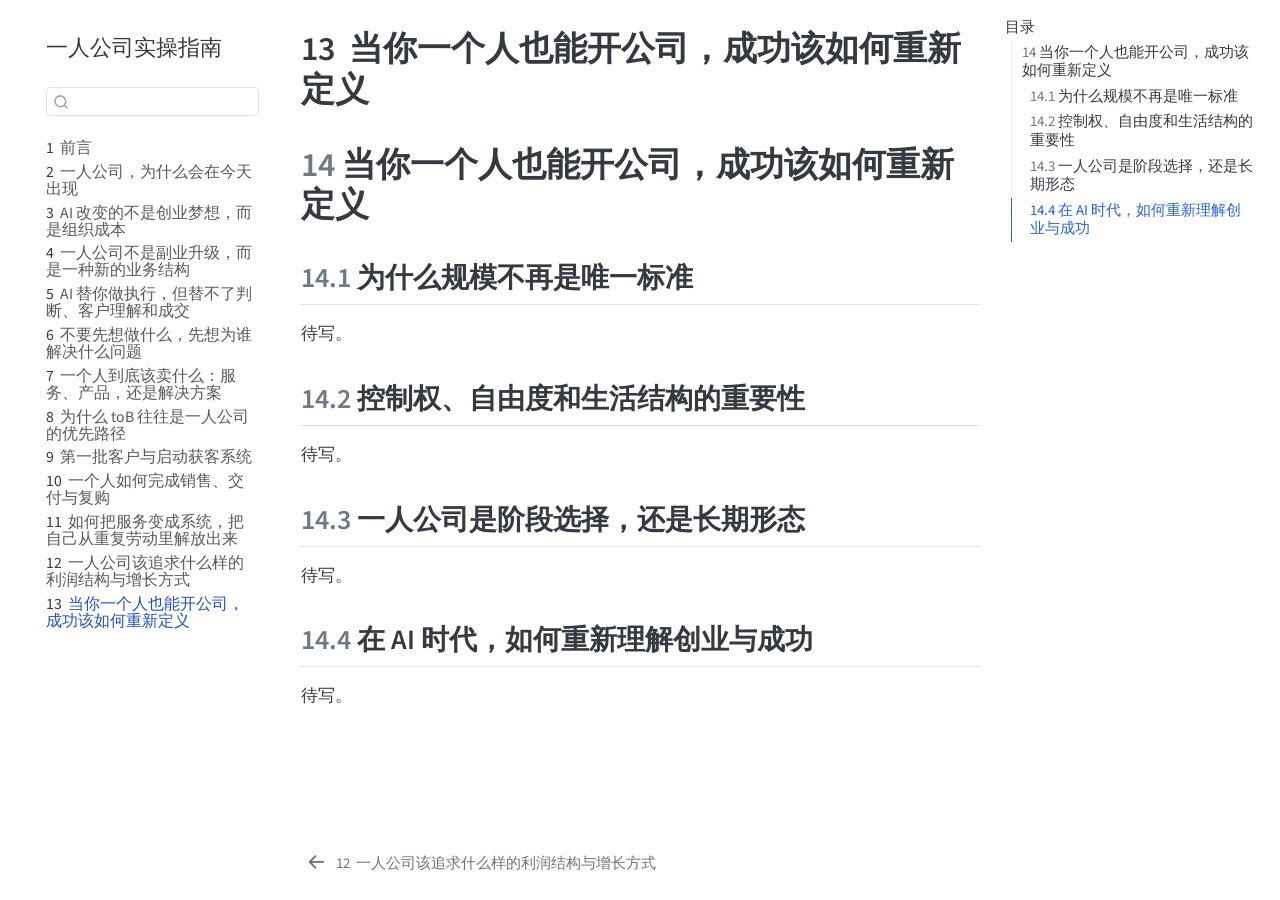
<file: docs/_book/chapters/12-redefine-success.html>
<!DOCTYPE html>
<html xmlns="http://www.w3.org/1999/xhtml" lang="zh-CN" xml:lang="zh-CN"><head>

<meta charset="utf-8">
<meta name="generator" content="quarto-1.9.36">

<meta name="viewport" content="width=device-width, initial-scale=1.0, user-scalable=yes">


<title>13&nbsp; 当你一个人也能开公司，成功该如何重新定义 – 一人公司实操指南</title>
<style>
/* Default styles provided by pandoc.
** See https://pandoc.org/MANUAL.html#variables-for-html for config info.
*/
code{white-space: pre-wrap;}
span.smallcaps{font-variant: small-caps;}
div.columns{display: flex; gap: min(4vw, 1.5em);}
div.column{flex: auto; overflow-x: auto;}
div.hanging-indent{margin-left: 1.5em; text-indent: -1.5em;}
ul.task-list{list-style: none;}
ul.task-list li input[type="checkbox"] {
  width: 0.8em;
  margin: 0 0.8em 0.2em -1em; /* quarto-specific, see https://github.com/quarto-dev/quarto-cli/issues/4556 */ 
  vertical-align: middle;
}
</style>


<script src="../site_libs/quarto-nav/quarto-nav.js"></script>
<script src="../site_libs/quarto-nav/headroom.min.js"></script>
<script src="../site_libs/clipboard/clipboard.min.js"></script>
<script src="../site_libs/quarto-search/autocomplete.umd.js"></script>
<script src="../site_libs/quarto-search/fuse.min.js"></script>
<script src="../site_libs/quarto-search/quarto-search.js"></script>
<meta name="quarto:offset" content="../">
<link href="../chapters/11-profit-growth.html" rel="prev">
<script src="../site_libs/quarto-html/quarto.js" type="module"></script>
<script src="../site_libs/quarto-html/tabsets/tabsets.js" type="module"></script>
<script src="../site_libs/quarto-html/popper.min.js"></script>
<script src="../site_libs/quarto-html/tippy.umd.min.js"></script>
<script src="../site_libs/quarto-html/anchor.min.js"></script>
<link href="../site_libs/quarto-html/tippy.css" rel="stylesheet">
<link href="../site_libs/quarto-html/quarto-syntax-highlighting-845c23b38eaddc0f92fda52bfe77a8c8.css" rel="stylesheet" id="quarto-text-highlighting-styles">
<script src="../site_libs/bootstrap/bootstrap.min.js"></script>
<link href="../site_libs/bootstrap/bootstrap-icons.css" rel="stylesheet">
<link href="../site_libs/bootstrap/bootstrap-58276482662871cc8d60039e88772c07.min.css" rel="stylesheet" append-hash="true" id="quarto-bootstrap" data-mode="light">
<script id="quarto-search-options" type="application/json">{
  "location": "sidebar",
  "copy-button": false,
  "collapse-after": 3,
  "panel-placement": "start",
  "type": "textbox",
  "limit": 50,
  "keyboard-shortcut": [
    "f",
    "/",
    "s"
  ],
  "show-item-context": false,
  "language": {
    "search-no-results-text": "没有结果",
    "search-matching-documents-text": "匹配的文档",
    "search-copy-link-title": "复制搜索链接",
    "search-hide-matches-text": "隐藏其它匹配结果",
    "search-more-match-text": "更多匹配结果",
    "search-more-matches-text": "更多匹配结果",
    "search-clear-button-title": "清除",
    "search-text-placeholder": "",
    "search-detached-cancel-button-title": "取消",
    "search-submit-button-title": "提交",
    "search-label": "搜索"
  }
}</script>


</head>

<body class="nav-sidebar floating quarto-light">

<div id="quarto-search-results"></div>
  <header id="quarto-header" class="headroom fixed-top">
  <nav class="quarto-secondary-nav">
    <div class="container-fluid d-flex">
      <button type="button" class="quarto-btn-toggle btn" data-bs-toggle="collapse" role="button" data-bs-target=".quarto-sidebar-collapse-item" aria-controls="quarto-sidebar" aria-expanded="false" aria-label="展开或折叠侧边栏导航" onclick="if (window.quartoToggleHeadroom) { window.quartoToggleHeadroom(); }">
        <i class="bi bi-layout-text-sidebar-reverse"></i>
      </button>
        <nav class="quarto-page-breadcrumbs" aria-label="breadcrumb"><ol class="breadcrumb"><li class="breadcrumb-item"><a href="../chapters/12-redefine-success.html"><span class="chapter-number">13</span>&nbsp; <span class="chapter-title">当你一个人也能开公司，成功该如何重新定义</span></a></li></ol></nav>
        <a class="flex-grow-1" role="navigation" data-bs-toggle="collapse" data-bs-target=".quarto-sidebar-collapse-item" aria-controls="quarto-sidebar" aria-expanded="false" aria-label="展开或折叠侧边栏导航" onclick="if (window.quartoToggleHeadroom) { window.quartoToggleHeadroom(); }">      
        </a>
      <button type="button" class="btn quarto-search-button" aria-label="搜索" onclick="window.quartoOpenSearch();">
        <i class="bi bi-search"></i>
      </button>
    </div>
  </nav>
</header>
<!-- content -->
<div id="quarto-content" class="quarto-container page-columns page-rows-contents page-layout-article">
<!-- sidebar -->
  <nav id="quarto-sidebar" class="sidebar collapse collapse-horizontal quarto-sidebar-collapse-item sidebar-navigation floating overflow-auto">
    <div class="pt-lg-2 mt-2 text-left sidebar-header">
    <div class="sidebar-title mb-0 py-0">
      <a href="../">一人公司实操指南</a> 
    </div>
      </div>
        <div class="mt-2 flex-shrink-0 align-items-center">
        <div class="sidebar-search">
        <div id="quarto-search" class="" title="搜索"></div>
        </div>
        </div>
    <div class="sidebar-menu-container"> 
    <ul class="list-unstyled mt-1">
        <li class="sidebar-item">
  <div class="sidebar-item-container"> 
  <a href="../index.html" class="sidebar-item-text sidebar-link">
 <span class="menu-text"><span class="chapter-number">1</span>&nbsp; <span class="chapter-title">前言</span></span></a>
  </div>
</li>
        <li class="sidebar-item">
  <div class="sidebar-item-container"> 
  <a href="../chapters/01-why-now.html" class="sidebar-item-text sidebar-link">
 <span class="menu-text"><span class="chapter-number">2</span>&nbsp; <span class="chapter-title">一人公司，为什么会在今天出现</span></span></a>
  </div>
</li>
        <li class="sidebar-item">
  <div class="sidebar-item-container"> 
  <a href="../chapters/02-org-cost.html" class="sidebar-item-text sidebar-link">
 <span class="menu-text"><span class="chapter-number">3</span>&nbsp; <span class="chapter-title">AI 改变的不是创业梦想，而是组织成本</span></span></a>
  </div>
</li>
        <li class="sidebar-item">
  <div class="sidebar-item-container"> 
  <a href="../chapters/03-business-structure.html" class="sidebar-item-text sidebar-link">
 <span class="menu-text"><span class="chapter-number">4</span>&nbsp; <span class="chapter-title">一人公司不是副业升级，而是一种新的业务结构</span></span></a>
  </div>
</li>
        <li class="sidebar-item">
  <div class="sidebar-item-container"> 
  <a href="../chapters/04-judgment.html" class="sidebar-item-text sidebar-link">
 <span class="menu-text"><span class="chapter-number">5</span>&nbsp; <span class="chapter-title">AI 替你做执行，但替不了判断、客户理解和成交</span></span></a>
  </div>
</li>
        <li class="sidebar-item">
  <div class="sidebar-item-container"> 
  <a href="../chapters/05-problem-first.html" class="sidebar-item-text sidebar-link">
 <span class="menu-text"><span class="chapter-number">6</span>&nbsp; <span class="chapter-title">不要先想做什么，先想为谁解决什么问题</span></span></a>
  </div>
</li>
        <li class="sidebar-item">
  <div class="sidebar-item-container"> 
  <a href="../chapters/06-what-to-sell.html" class="sidebar-item-text sidebar-link">
 <span class="menu-text"><span class="chapter-number">7</span>&nbsp; <span class="chapter-title">一个人到底该卖什么：服务、产品，还是解决方案</span></span></a>
  </div>
</li>
        <li class="sidebar-item">
  <div class="sidebar-item-container"> 
  <a href="../chapters/07-why-tob.html" class="sidebar-item-text sidebar-link">
 <span class="menu-text"><span class="chapter-number">8</span>&nbsp; <span class="chapter-title">为什么 toB 往往是一人公司的优先路径</span></span></a>
  </div>
</li>
        <li class="sidebar-item">
  <div class="sidebar-item-container"> 
  <a href="../chapters/08-first-customers.html" class="sidebar-item-text sidebar-link">
 <span class="menu-text"><span class="chapter-number">9</span>&nbsp; <span class="chapter-title">第一批客户与启动获客系统</span></span></a>
  </div>
</li>
        <li class="sidebar-item">
  <div class="sidebar-item-container"> 
  <a href="../chapters/09-sales-delivery-renewal.html" class="sidebar-item-text sidebar-link">
 <span class="menu-text"><span class="chapter-number">10</span>&nbsp; <span class="chapter-title">一个人如何完成销售、交付与复购</span></span></a>
  </div>
</li>
        <li class="sidebar-item">
  <div class="sidebar-item-container"> 
  <a href="../chapters/10-systemize-service.html" class="sidebar-item-text sidebar-link">
 <span class="menu-text"><span class="chapter-number">11</span>&nbsp; <span class="chapter-title">如何把服务变成系统，把自己从重复劳动里解放出来</span></span></a>
  </div>
</li>
        <li class="sidebar-item">
  <div class="sidebar-item-container"> 
  <a href="../chapters/11-profit-growth.html" class="sidebar-item-text sidebar-link">
 <span class="menu-text"><span class="chapter-number">12</span>&nbsp; <span class="chapter-title">一人公司该追求什么样的利润结构与增长方式</span></span></a>
  </div>
</li>
        <li class="sidebar-item">
  <div class="sidebar-item-container"> 
  <a href="../chapters/12-redefine-success.html" class="sidebar-item-text sidebar-link active">
 <span class="menu-text"><span class="chapter-number">13</span>&nbsp; <span class="chapter-title">当你一个人也能开公司，成功该如何重新定义</span></span></a>
  </div>
</li>
    </ul>
    </div>
</nav>
<div id="quarto-sidebar-glass" class="quarto-sidebar-collapse-item" data-bs-toggle="collapse" data-bs-target=".quarto-sidebar-collapse-item"></div>
<!-- margin-sidebar -->
    <div id="quarto-margin-sidebar" class="sidebar margin-sidebar">
        <nav id="TOC" role="doc-toc" class="toc-active">
    <h2 id="toc-title">目录</h2>
   
  <ul>
  <li><a href="#当你一个人也能开公司成功该如何重新定义" id="toc-当你一个人也能开公司成功该如何重新定义" class="nav-link active" data-scroll-target="#当你一个人也能开公司成功该如何重新定义"><span class="header-section-number">14</span> 当你一个人也能开公司，成功该如何重新定义</a>
  <ul class="collapse">
  <li><a href="#为什么规模不再是唯一标准" id="toc-为什么规模不再是唯一标准" class="nav-link" data-scroll-target="#为什么规模不再是唯一标准"><span class="header-section-number">14.1</span> 为什么规模不再是唯一标准</a></li>
  <li><a href="#控制权自由度和生活结构的重要性" id="toc-控制权自由度和生活结构的重要性" class="nav-link" data-scroll-target="#控制权自由度和生活结构的重要性"><span class="header-section-number">14.2</span> 控制权、自由度和生活结构的重要性</a></li>
  <li><a href="#一人公司是阶段选择还是长期形态" id="toc-一人公司是阶段选择还是长期形态" class="nav-link" data-scroll-target="#一人公司是阶段选择还是长期形态"><span class="header-section-number">14.3</span> 一人公司是阶段选择，还是长期形态</a></li>
  <li><a href="#在-ai-时代如何重新理解创业与成功" id="toc-在-ai-时代如何重新理解创业与成功" class="nav-link" data-scroll-target="#在-ai-时代如何重新理解创业与成功"><span class="header-section-number">14.4</span> 在 AI 时代，如何重新理解创业与成功</a></li>
  </ul></li>
  </ul>
</nav>
    </div>
<!-- main -->
<main class="content" id="quarto-document-content">

<header id="title-block-header" class="quarto-title-block default">
<div class="quarto-title">
<h1 class="title"><span class="chapter-number">13</span>&nbsp; <span class="chapter-title">当你一个人也能开公司，成功该如何重新定义</span></h1>
</div>



<div class="quarto-title-meta">

    
  
    
  </div>
  


</header>


<section id="当你一个人也能开公司成功该如何重新定义" class="level1" data-number="14">
<h1 data-number="14"><span class="header-section-number">14</span> 当你一个人也能开公司，成功该如何重新定义</h1>
<section id="为什么规模不再是唯一标准" class="level2" data-number="14.1">
<h2 data-number="14.1" class="anchored" data-anchor-id="为什么规模不再是唯一标准"><span class="header-section-number">14.1</span> 为什么规模不再是唯一标准</h2>
<p>待写。</p>
</section>
<section id="控制权自由度和生活结构的重要性" class="level2" data-number="14.2">
<h2 data-number="14.2" class="anchored" data-anchor-id="控制权自由度和生活结构的重要性"><span class="header-section-number">14.2</span> 控制权、自由度和生活结构的重要性</h2>
<p>待写。</p>
</section>
<section id="一人公司是阶段选择还是长期形态" class="level2" data-number="14.3">
<h2 data-number="14.3" class="anchored" data-anchor-id="一人公司是阶段选择还是长期形态"><span class="header-section-number">14.3</span> 一人公司是阶段选择，还是长期形态</h2>
<p>待写。</p>
</section>
<section id="在-ai-时代如何重新理解创业与成功" class="level2" data-number="14.4">
<h2 data-number="14.4" class="anchored" data-anchor-id="在-ai-时代如何重新理解创业与成功"><span class="header-section-number">14.4</span> 在 AI 时代，如何重新理解创业与成功</h2>
<p>待写。</p>


</section>
</section>

</main> <!-- /main -->
<script id="quarto-html-after-body" type="application/javascript">
  window.document.addEventListener("DOMContentLoaded", function (event) {
    const icon = "";
    const anchorJS = new window.AnchorJS();
    anchorJS.options = {
      placement: 'right',
      icon: icon
    };
    anchorJS.add('.anchored');
    const isCodeAnnotation = (el) => {
      for (const clz of el.classList) {
        if (clz.startsWith('code-annotation-')) {                     
          return true;
        }
      }
      return false;
    }
    const onCopySuccess = function(e) {
      // button target
      const button = e.trigger;
      // don't keep focus
      button.blur();
      // flash "checked"
      button.classList.add('code-copy-button-checked');
      var currentTitle = button.getAttribute("title");
      button.setAttribute("title", "已复制");
      let tooltip;
      if (window.bootstrap) {
        button.setAttribute("data-bs-toggle", "tooltip");
        button.setAttribute("data-bs-placement", "left");
        button.setAttribute("data-bs-title", "已复制");
        tooltip = new bootstrap.Tooltip(button, 
          { trigger: "manual", 
            customClass: "code-copy-button-tooltip",
            offset: [0, -8]});
        tooltip.show();    
      }
      setTimeout(function() {
        if (tooltip) {
          tooltip.hide();
          button.removeAttribute("data-bs-title");
          button.removeAttribute("data-bs-toggle");
          button.removeAttribute("data-bs-placement");
        }
        button.setAttribute("title", currentTitle);
        button.classList.remove('code-copy-button-checked');
      }, 1000);
      // clear code selection
      e.clearSelection();
    }
    const getTextToCopy = function(trigger) {
      const outerScaffold = trigger.parentElement.cloneNode(true);
      const codeEl = outerScaffold.querySelector('code');
      for (const childEl of codeEl.children) {
        if (isCodeAnnotation(childEl)) {
          childEl.remove();
        }
      }
      return codeEl.innerText;
    }
    const clipboard = new window.ClipboardJS('.code-copy-button:not([data-in-quarto-modal])', {
      text: getTextToCopy
    });
    clipboard.on('success', onCopySuccess);
    if (window.document.getElementById('quarto-embedded-source-code-modal')) {
      const clipboardModal = new window.ClipboardJS('.code-copy-button[data-in-quarto-modal]', {
        text: getTextToCopy,
        container: window.document.getElementById('quarto-embedded-source-code-modal')
      });
      clipboardModal.on('success', onCopySuccess);
    }
      var localhostRegex = new RegExp(/^(?:http|https):\/\/localhost\:?[0-9]*\//);
      var mailtoRegex = new RegExp(/^mailto:/);
        var filterRegex = new RegExp('/' + window.location.host + '/');
      var isInternal = (href) => {
          return filterRegex.test(href) || localhostRegex.test(href) || mailtoRegex.test(href);
      }
      // Inspect non-navigation links and adorn them if external
     var links = window.document.querySelectorAll('a[href]:not(.nav-link):not(.navbar-brand):not(.toc-action):not(.sidebar-link):not(.sidebar-item-toggle):not(.pagination-link):not(.no-external):not([aria-hidden]):not(.dropdown-item):not(.quarto-navigation-tool):not(.about-link)');
      for (var i=0; i<links.length; i++) {
        const link = links[i];
        if (!isInternal(link.href)) {
          // undo the damage that might have been done by quarto-nav.js in the case of
          // links that we want to consider external
          if (link.dataset.originalHref !== undefined) {
            link.href = link.dataset.originalHref;
          }
        }
      }
    function tippyHover(el, contentFn, onTriggerFn, onUntriggerFn) {
      const config = {
        allowHTML: true,
        maxWidth: 500,
        delay: 100,
        arrow: false,
        appendTo: function(el) {
            return el.parentElement;
        },
        interactive: true,
        interactiveBorder: 10,
        theme: 'quarto',
        placement: 'bottom-start',
      };
      if (contentFn) {
        config.content = contentFn;
      }
      if (onTriggerFn) {
        config.onTrigger = onTriggerFn;
      }
      if (onUntriggerFn) {
        config.onUntrigger = onUntriggerFn;
      }
      window.tippy(el, config); 
    }
    const noterefs = window.document.querySelectorAll('a[role="doc-noteref"]');
    for (var i=0; i<noterefs.length; i++) {
      const ref = noterefs[i];
      tippyHover(ref, function() {
        // use id or data attribute instead here
        let href = ref.getAttribute('data-footnote-href') || ref.getAttribute('href');
        try { href = new URL(href).hash; } catch {}
        const id = href.replace(/^#\/?/, "");
        const note = window.document.getElementById(id);
        if (note) {
          return note.innerHTML;
        } else {
          return "";
        }
      });
    }
    const xrefs = window.document.querySelectorAll('a.quarto-xref');
    const processXRef = (id, note) => {
      // Strip column container classes
      const stripColumnClz = (el) => {
        el.classList.remove("page-full", "page-columns");
        if (el.children) {
          for (const child of el.children) {
            stripColumnClz(child);
          }
        }
      }
      stripColumnClz(note)
      if (id === null || id.startsWith('sec-')) {
        // Special case sections, only their first couple elements
        const container = document.createElement("div");
        if (note.children && note.children.length > 2) {
          container.appendChild(note.children[0].cloneNode(true));
          for (let i = 1; i < note.children.length; i++) {
            const child = note.children[i];
            if (child.tagName === "P" && child.innerText === "") {
              continue;
            } else {
              container.appendChild(child.cloneNode(true));
              break;
            }
          }
          if (window.Quarto?.typesetMath) {
            window.Quarto.typesetMath(container);
          }
          return container.innerHTML
        } else {
          if (window.Quarto?.typesetMath) {
            window.Quarto.typesetMath(note);
          }
          return note.innerHTML;
        }
      } else {
        // Remove any anchor links if they are present
        const anchorLink = note.querySelector('a.anchorjs-link');
        if (anchorLink) {
          anchorLink.remove();
        }
        if (window.Quarto?.typesetMath) {
          window.Quarto.typesetMath(note);
        }
        if (note.classList.contains("callout")) {
          return note.outerHTML;
        } else {
          return note.innerHTML;
        }
      }
    }
    for (var i=0; i<xrefs.length; i++) {
      const xref = xrefs[i];
      tippyHover(xref, undefined, function(instance) {
        instance.disable();
        let url = xref.getAttribute('href');
        let hash = undefined; 
        if (url.startsWith('#')) {
          hash = url;
        } else {
          try { hash = new URL(url).hash; } catch {}
        }
        if (hash) {
          const id = hash.replace(/^#\/?/, "");
          const note = window.document.getElementById(id);
          if (note !== null) {
            try {
              const html = processXRef(id, note.cloneNode(true));
              instance.setContent(html);
            } finally {
              instance.enable();
              instance.show();
            }
          } else {
            // See if we can fetch this
            fetch(url.split('#')[0])
            .then(res => res.text())
            .then(html => {
              const parser = new DOMParser();
              const htmlDoc = parser.parseFromString(html, "text/html");
              const note = htmlDoc.getElementById(id);
              if (note !== null) {
                const html = processXRef(id, note);
                instance.setContent(html);
              } 
            }).finally(() => {
              instance.enable();
              instance.show();
            });
          }
        } else {
          // See if we can fetch a full url (with no hash to target)
          // This is a special case and we should probably do some content thinning / targeting
          fetch(url)
          .then(res => res.text())
          .then(html => {
            const parser = new DOMParser();
            const htmlDoc = parser.parseFromString(html, "text/html");
            const note = htmlDoc.querySelector('main.content');
            if (note !== null) {
              // This should only happen for chapter cross references
              // (since there is no id in the URL)
              // remove the first header
              if (note.children.length > 0 && note.children[0].tagName === "HEADER") {
                note.children[0].remove();
              }
              const html = processXRef(null, note);
              instance.setContent(html);
            } 
          }).finally(() => {
            instance.enable();
            instance.show();
          });
        }
      }, function(instance) {
      });
    }
        let selectedAnnoteEl;
        const selectorForAnnotation = ( cell, annotation) => {
          let cellAttr = 'data-code-cell="' + cell + '"';
          let lineAttr = 'data-code-annotation="' +  annotation + '"';
          const selector = 'span[' + cellAttr + '][' + lineAttr + ']';
          return selector;
        }
        const selectCodeLines = (annoteEl) => {
          const doc = window.document;
          const targetCell = annoteEl.getAttribute("data-target-cell");
          const targetAnnotation = annoteEl.getAttribute("data-target-annotation");
          const annoteSpan = window.document.querySelector(selectorForAnnotation(targetCell, targetAnnotation));
          const lines = annoteSpan.getAttribute("data-code-lines").split(",");
          const lineIds = lines.map((line) => {
            return targetCell + "-" + line;
          })
          let top = null;
          let height = null;
          let parent = null;
          if (lineIds.length > 0) {
              //compute the position of the single el (top and bottom and make a div)
              const el = window.document.getElementById(lineIds[0]);
              top = el.offsetTop;
              height = el.offsetHeight;
              parent = el.parentElement.parentElement;
            if (lineIds.length > 1) {
              const lastEl = window.document.getElementById(lineIds[lineIds.length - 1]);
              const bottom = lastEl.offsetTop + lastEl.offsetHeight;
              height = bottom - top;
            }
            if (top !== null && height !== null && parent !== null) {
              // cook up a div (if necessary) and position it 
              let div = window.document.getElementById("code-annotation-line-highlight");
              if (div === null) {
                div = window.document.createElement("div");
                div.setAttribute("id", "code-annotation-line-highlight");
                div.style.position = 'absolute';
                parent.appendChild(div);
              }
              div.style.top = top - 2 + "px";
              div.style.height = height + 4 + "px";
              div.style.left = 0;
              let gutterDiv = window.document.getElementById("code-annotation-line-highlight-gutter");
              if (gutterDiv === null) {
                gutterDiv = window.document.createElement("div");
                gutterDiv.setAttribute("id", "code-annotation-line-highlight-gutter");
                gutterDiv.style.position = 'absolute';
                const codeCell = window.document.getElementById(targetCell);
                const gutter = codeCell.querySelector('.code-annotation-gutter');
                gutter.appendChild(gutterDiv);
              }
              gutterDiv.style.top = top - 2 + "px";
              gutterDiv.style.height = height + 4 + "px";
            }
            selectedAnnoteEl = annoteEl;
          }
        };
        const unselectCodeLines = () => {
          const elementsIds = ["code-annotation-line-highlight", "code-annotation-line-highlight-gutter"];
          elementsIds.forEach((elId) => {
            const div = window.document.getElementById(elId);
            if (div) {
              div.remove();
            }
          });
          selectedAnnoteEl = undefined;
        };
          // Handle positioning of the toggle
      window.addEventListener(
        "resize",
        throttle(() => {
          elRect = undefined;
          if (selectedAnnoteEl) {
            selectCodeLines(selectedAnnoteEl);
          }
        }, 10)
      );
      function throttle(fn, ms) {
      let throttle = false;
      let timer;
        return (...args) => {
          if(!throttle) { // first call gets through
              fn.apply(this, args);
              throttle = true;
          } else { // all the others get throttled
              if(timer) clearTimeout(timer); // cancel #2
              timer = setTimeout(() => {
                fn.apply(this, args);
                timer = throttle = false;
              }, ms);
          }
        };
      }
        // Attach click handler to the DT
        const annoteDls = window.document.querySelectorAll('dt[data-target-cell]');
        for (const annoteDlNode of annoteDls) {
          annoteDlNode.addEventListener('click', (event) => {
            const clickedEl = event.target;
            if (clickedEl !== selectedAnnoteEl) {
              unselectCodeLines();
              const activeEl = window.document.querySelector('dt[data-target-cell].code-annotation-active');
              if (activeEl) {
                activeEl.classList.remove('code-annotation-active');
              }
              selectCodeLines(clickedEl);
              clickedEl.classList.add('code-annotation-active');
            } else {
              // Unselect the line
              unselectCodeLines();
              clickedEl.classList.remove('code-annotation-active');
            }
          });
        }
    const findCites = (el) => {
      const parentEl = el.parentElement;
      if (parentEl) {
        const cites = parentEl.dataset.cites;
        if (cites) {
          return {
            el,
            cites: cites.split(' ')
          };
        } else {
          return findCites(el.parentElement)
        }
      } else {
        return undefined;
      }
    };
    var bibliorefs = window.document.querySelectorAll('a[role="doc-biblioref"]');
    for (var i=0; i<bibliorefs.length; i++) {
      const ref = bibliorefs[i];
      const citeInfo = findCites(ref);
      if (citeInfo) {
        tippyHover(citeInfo.el, function() {
          var popup = window.document.createElement('div');
          citeInfo.cites.forEach(function(cite) {
            var citeDiv = window.document.createElement('div');
            citeDiv.classList.add('hanging-indent');
            citeDiv.classList.add('csl-entry');
            var biblioDiv = window.document.getElementById('ref-' + cite);
            if (biblioDiv) {
              citeDiv.innerHTML = biblioDiv.innerHTML;
            }
            popup.appendChild(citeDiv);
          });
          return popup.innerHTML;
        });
      }
    }
  });
  </script>
<nav class="page-navigation">
  <div class="nav-page nav-page-previous">
      <a href="../chapters/11-profit-growth.html" class="pagination-link" aria-label="一人公司该追求什么样的利润结构与增长方式">
        <i class="bi bi-arrow-left-short"></i> <span class="nav-page-text"><span class="chapter-number">12</span>&nbsp; <span class="chapter-title">一人公司该追求什么样的利润结构与增长方式</span></span>
      </a>          
  </div>
  <div class="nav-page nav-page-next">
  </div>
</nav>
</div> <!-- /content -->




</body></html>
</file>
<file: docs/_book/site_libs/quarto-html/tippy.css>
.tippy-box[data-animation=fade][data-state=hidden]{opacity:0}[data-tippy-root]{max-width:calc(100vw - 10px)}.tippy-box{position:relative;background-color:#333;color:#fff;border-radius:4px;font-size:14px;line-height:1.4;white-space:normal;outline:0;transition-property:transform,visibility,opacity}.tippy-box[data-placement^=top]>.tippy-arrow{bottom:0}.tippy-box[data-placement^=top]>.tippy-arrow:before{bottom:-7px;left:0;border-width:8px 8px 0;border-top-color:initial;transform-origin:center top}.tippy-box[data-placement^=bottom]>.tippy-arrow{top:0}.tippy-box[data-placement^=bottom]>.tippy-arrow:before{top:-7px;left:0;border-width:0 8px 8px;border-bottom-color:initial;transform-origin:center bottom}.tippy-box[data-placement^=left]>.tippy-arrow{right:0}.tippy-box[data-placement^=left]>.tippy-arrow:before{border-width:8px 0 8px 8px;border-left-color:initial;right:-7px;transform-origin:center left}.tippy-box[data-placement^=right]>.tippy-arrow{left:0}.tippy-box[data-placement^=right]>.tippy-arrow:before{left:-7px;border-width:8px 8px 8px 0;border-right-color:initial;transform-origin:center right}.tippy-box[data-inertia][data-state=visible]{transition-timing-function:cubic-bezier(.54,1.5,.38,1.11)}.tippy-arrow{width:16px;height:16px;color:#333}.tippy-arrow:before{content:"";position:absolute;border-color:transparent;border-style:solid}.tippy-content{position:relative;padding:5px 9px;z-index:1}
</file>
<file: docs/_book/site_libs/quarto-html/quarto-syntax-highlighting-845c23b38eaddc0f92fda52bfe77a8c8.css>
/* quarto syntax highlight colors */
:root {
  --quarto-hl-ot-color: #003B4F;
  --quarto-hl-at-color: #657422;
  --quarto-hl-ss-color: #20794D;
  --quarto-hl-an-color: #5E5E5E;
  --quarto-hl-fu-color: #4758AB;
  --quarto-hl-st-color: #20794D;
  --quarto-hl-cf-color: #003B4F;
  --quarto-hl-op-color: #5E5E5E;
  --quarto-hl-er-color: #AD0000;
  --quarto-hl-bn-color: #AD0000;
  --quarto-hl-al-color: #AD0000;
  --quarto-hl-va-color: #111111;
  --quarto-hl-bu-color: inherit;
  --quarto-hl-ex-color: inherit;
  --quarto-hl-pp-color: #AD0000;
  --quarto-hl-in-color: #5E5E5E;
  --quarto-hl-vs-color: #20794D;
  --quarto-hl-wa-color: #5E5E5E;
  --quarto-hl-do-color: #5E5E5E;
  --quarto-hl-im-color: #00769E;
  --quarto-hl-ch-color: #20794D;
  --quarto-hl-dt-color: #AD0000;
  --quarto-hl-fl-color: #AD0000;
  --quarto-hl-co-color: #5E5E5E;
  --quarto-hl-cv-color: #5E5E5E;
  --quarto-hl-cn-color: #8f5902;
  --quarto-hl-sc-color: #5E5E5E;
  --quarto-hl-dv-color: #AD0000;
  --quarto-hl-kw-color: #003B4F;
}

/* other quarto variables */
:root {
  --quarto-font-monospace: SFMono-Regular, Menlo, Monaco, Consolas, "Liberation Mono", "Courier New", monospace;
}

/* syntax highlight based on Pandoc's rules */
pre > code.sourceCode > span {
  color: #003B4F;
}

code.sourceCode > span {
  color: #003B4F;
}

div.sourceCode,
div.sourceCode pre.sourceCode {
  color: #003B4F;
}

/* Normal */
code span {
  color: #003B4F;
}

/* Alert */
code span.al {
  color: #AD0000;
  font-style: inherit;
}

/* Annotation */
code span.an {
  color: #5E5E5E;
  font-style: inherit;
}

/* Attribute */
code span.at {
  color: #657422;
  font-style: inherit;
}

/* BaseN */
code span.bn {
  color: #AD0000;
  font-style: inherit;
}

/* BuiltIn */
code span.bu {
  font-style: inherit;
}

/* ControlFlow */
code span.cf {
  color: #003B4F;
  font-weight: bold;
  font-style: inherit;
}

/* Char */
code span.ch {
  color: #20794D;
  font-style: inherit;
}

/* Constant */
code span.cn {
  color: #8f5902;
  font-style: inherit;
}

/* Comment */
code span.co {
  color: #5E5E5E;
  font-style: inherit;
}

/* CommentVar */
code span.cv {
  color: #5E5E5E;
  font-style: italic;
}

/* Documentation */
code span.do {
  color: #5E5E5E;
  font-style: italic;
}

/* DataType */
code span.dt {
  color: #AD0000;
  font-style: inherit;
}

/* DecVal */
code span.dv {
  color: #AD0000;
  font-style: inherit;
}

/* Error */
code span.er {
  color: #AD0000;
  font-style: inherit;
}

/* Extension */
code span.ex {
  font-style: inherit;
}

/* Float */
code span.fl {
  color: #AD0000;
  font-style: inherit;
}

/* Function */
code span.fu {
  color: #4758AB;
  font-style: inherit;
}

/* Import */
code span.im {
  color: #00769E;
  font-style: inherit;
}

/* Information */
code span.in {
  color: #5E5E5E;
  font-style: inherit;
}

/* Keyword */
code span.kw {
  color: #003B4F;
  font-weight: bold;
  font-style: inherit;
}

/* Operator */
code span.op {
  color: #5E5E5E;
  font-style: inherit;
}

/* Other */
code span.ot {
  color: #003B4F;
  font-style: inherit;
}

/* Preprocessor */
code span.pp {
  color: #AD0000;
  font-style: inherit;
}

/* SpecialChar */
code span.sc {
  color: #5E5E5E;
  font-style: inherit;
}

/* SpecialString */
code span.ss {
  color: #20794D;
  font-style: inherit;
}

/* String */
code span.st {
  color: #20794D;
  font-style: inherit;
}

/* Variable */
code span.va {
  color: #111111;
  font-style: inherit;
}

/* VerbatimString */
code span.vs {
  color: #20794D;
  font-style: inherit;
}

/* Warning */
code span.wa {
  color: #5E5E5E;
  font-style: italic;
}

.prevent-inlining {
  content: "</";
}

/*# sourceMappingURL=ac89f0bb514bba72461919f78549e31c.css.map */
</file>
